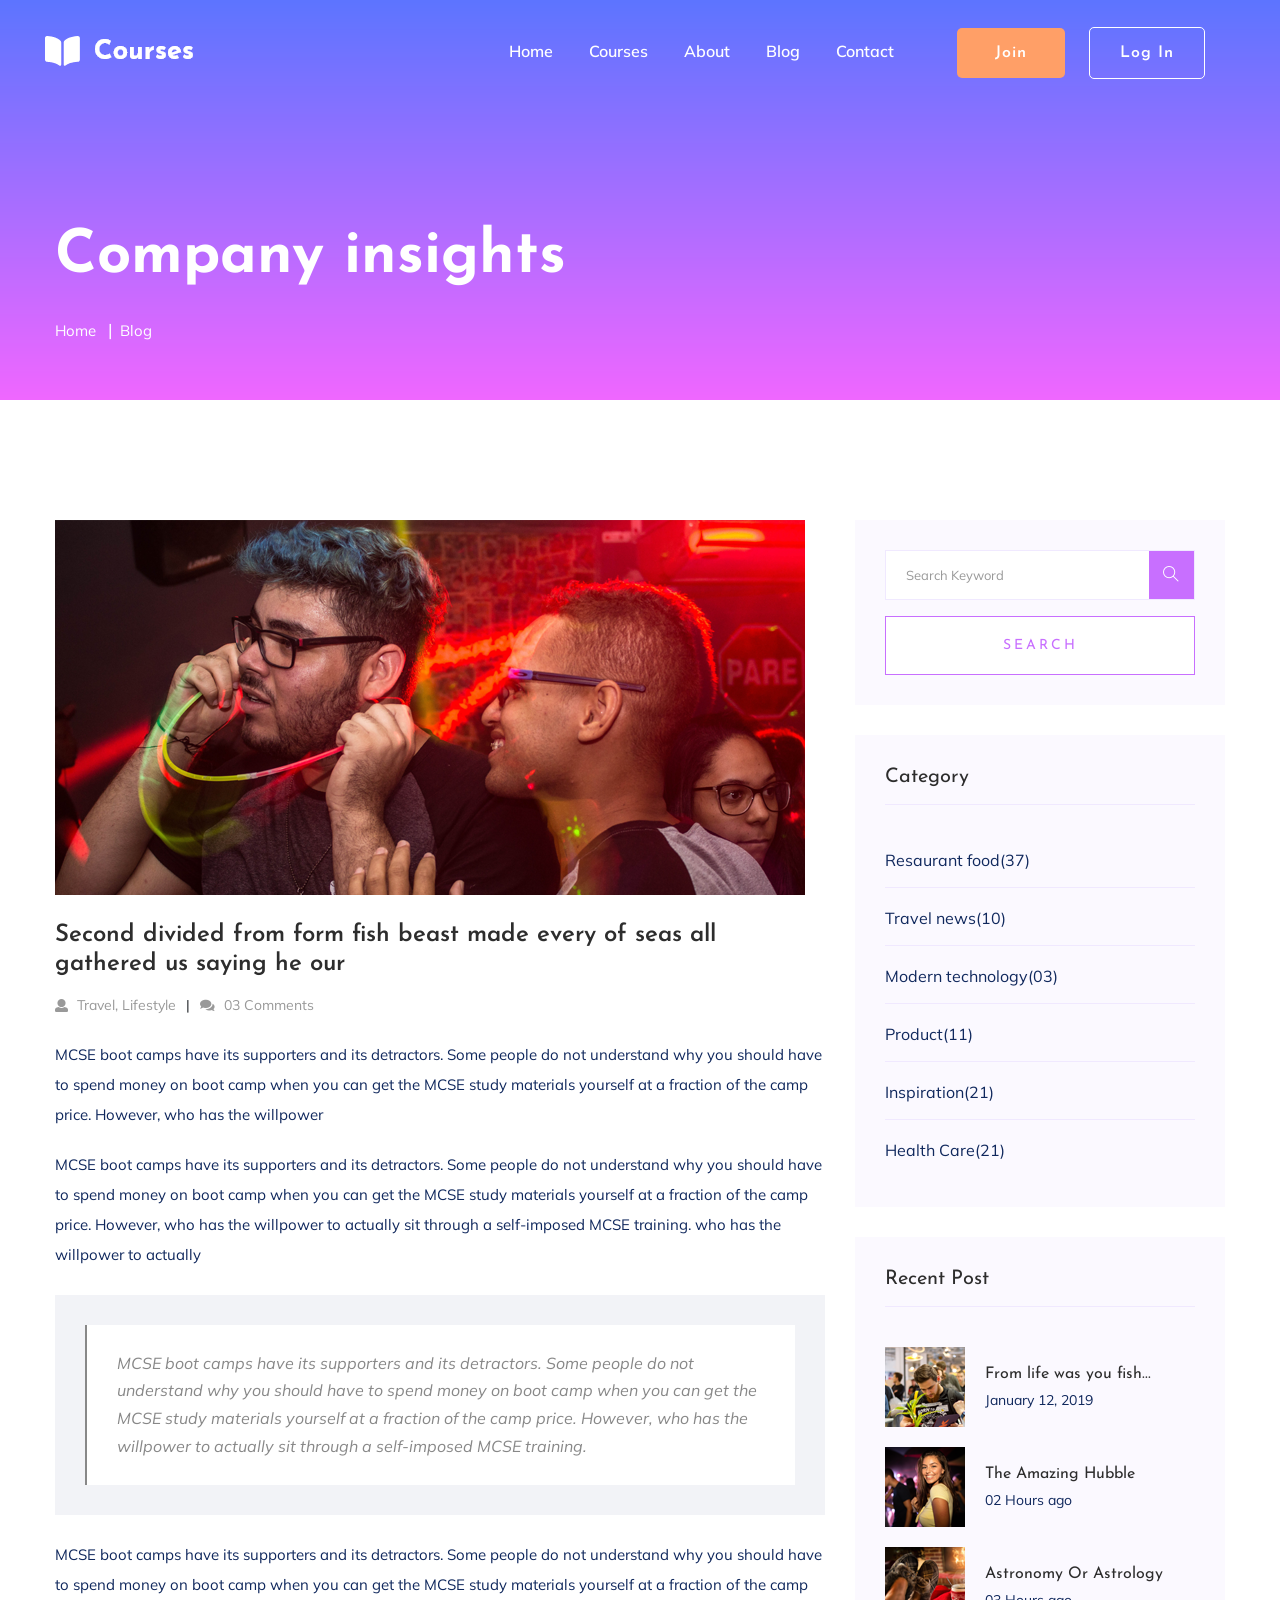
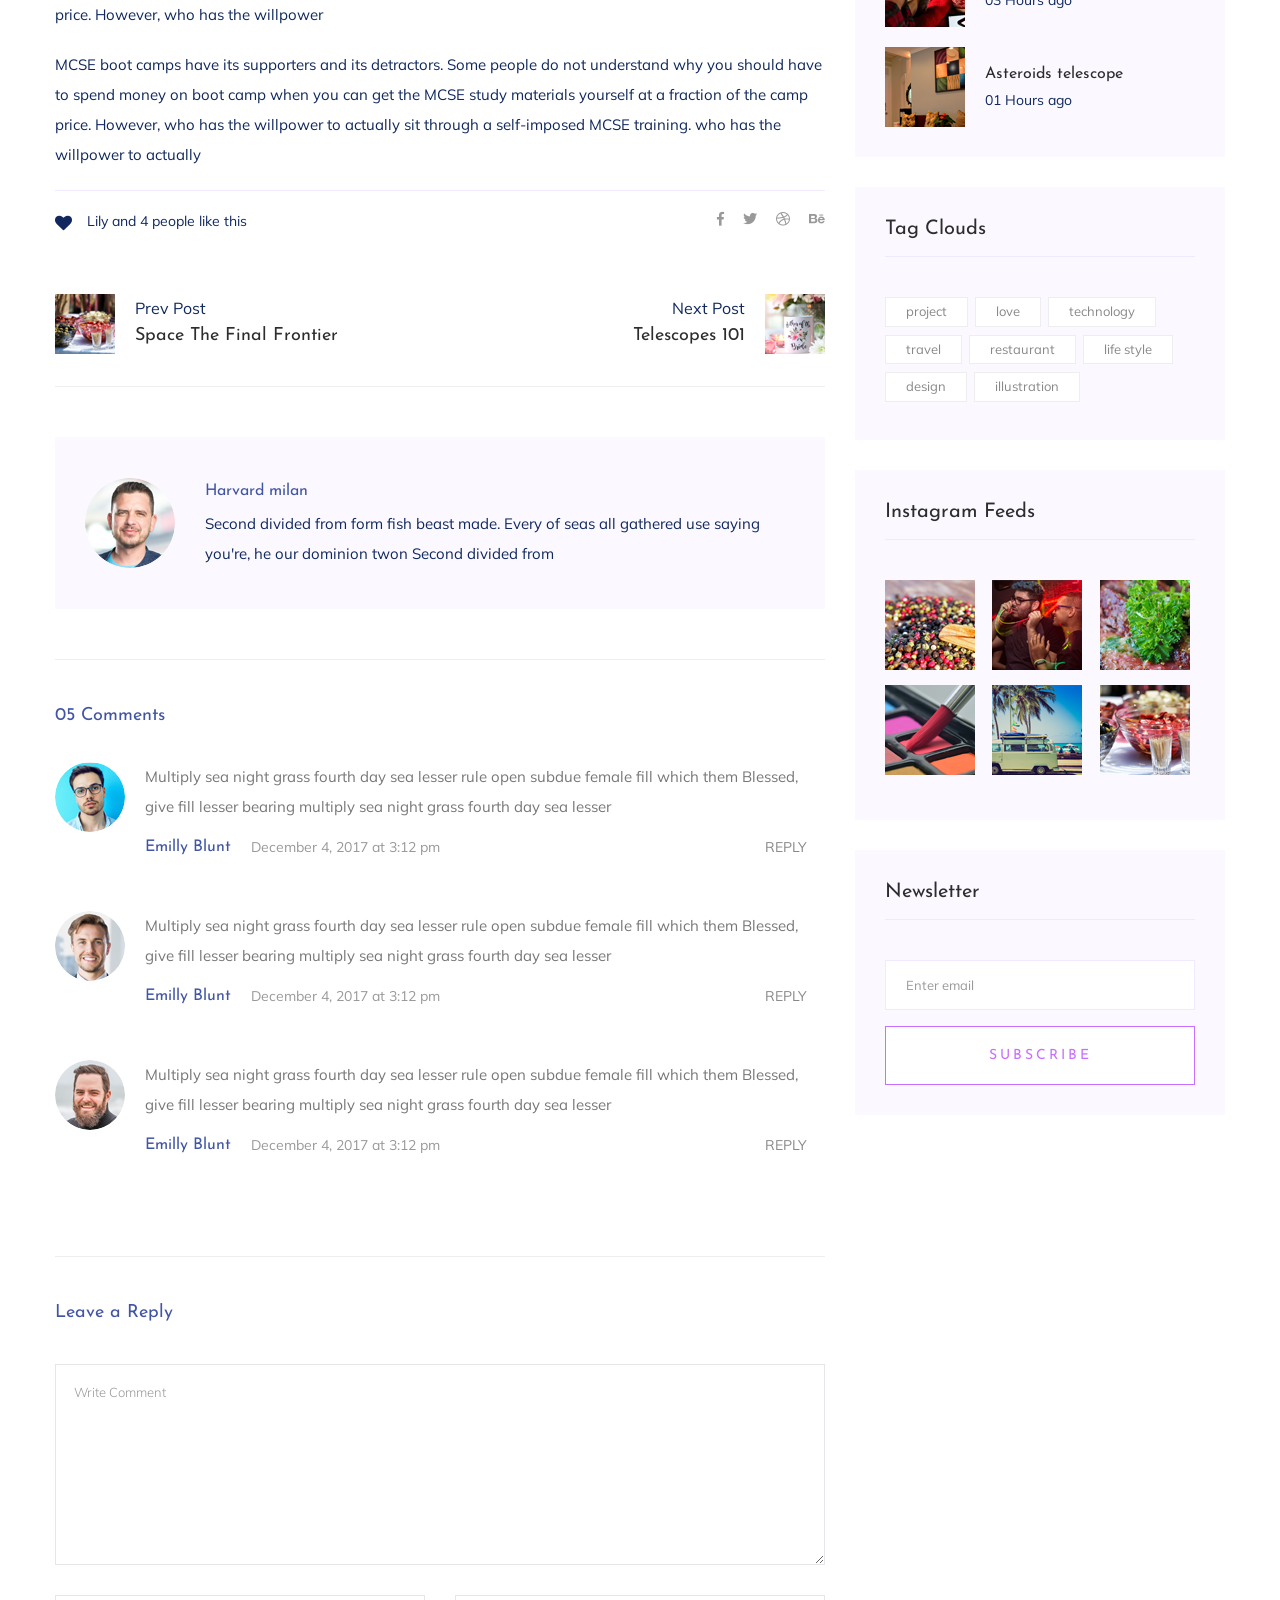
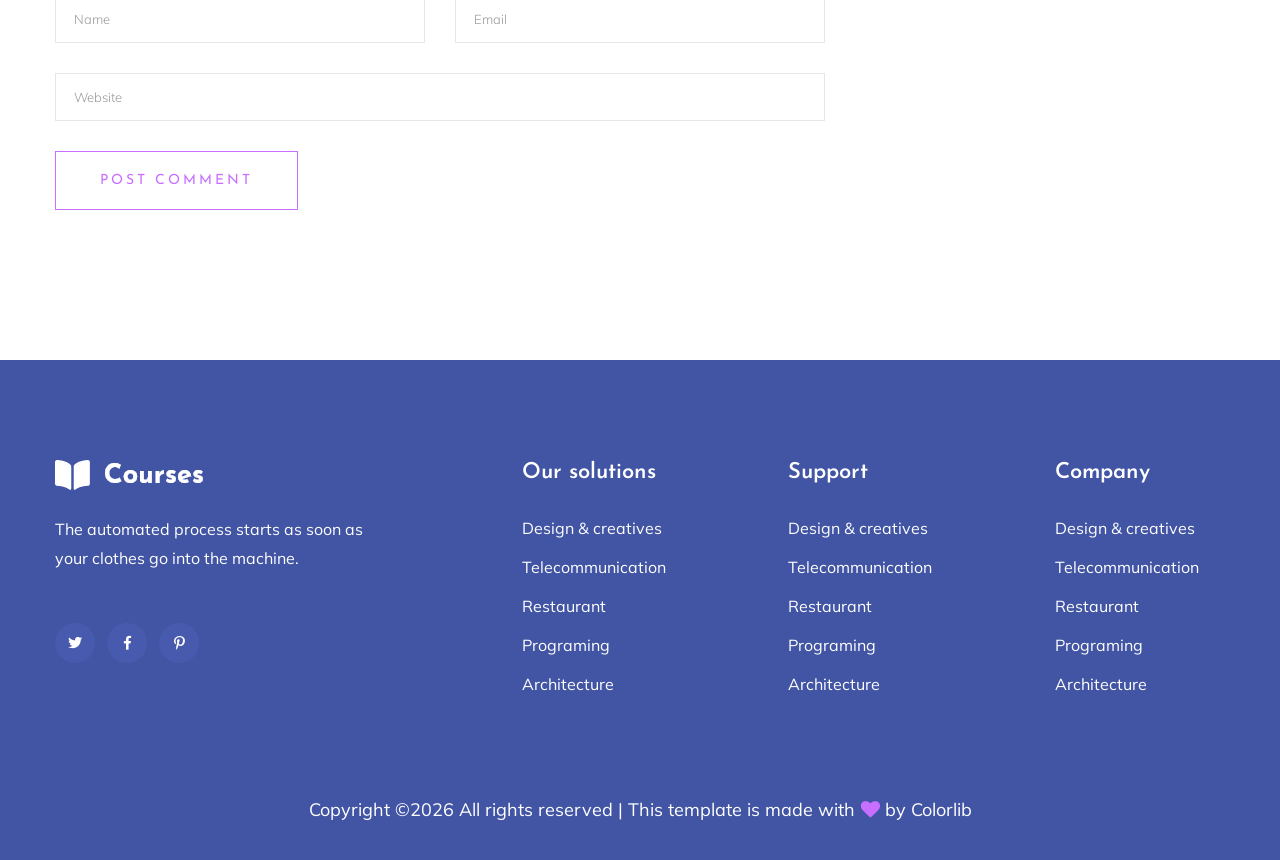
<file: webhoctap1.github.io-main/blog_details.html>
<!doctype html>
<html class="no-js" lang="zxx">
<head>
   <meta charset="utf-8">
   <meta http-equiv="x-ua-compatible" content="ie=edge">
   <title>Courses | Education</title>
   <meta name="description" content="">
   <meta name="viewport" content="width=device-width, initial-scale=1">
   <link rel="shortcut icon" type="image/x-icon" href="assets/img/favicon.ico">

   <!-- CSS here -->
   <link rel="stylesheet" href="assets/css/bootstrap.min.css">
   <link rel="stylesheet" href="assets/css/owl.carousel.min.css">
   <link rel="stylesheet" href="assets/css/slicknav.css">
   <link rel="stylesheet" href="assets/css/animate.min.css">
   <link rel="stylesheet" href="assets/css/hamburgers.min.css">
   <link rel="stylesheet" href="assets/css/magnific-popup.css">
   <link rel="stylesheet" href="assets/css/fontawesome-all.min.css">
   <link rel="stylesheet" href="assets/css/themify-icons.css">
   <link rel="stylesheet" href="assets/css/slick.css">
   <link rel="stylesheet" href="assets/css/nice-select.css">
   <link rel="stylesheet" href="assets/css/style.css">
</head>

<body>
   <!--? Preloader Start -->
   <div id="preloader-active">
      <div class="preloader d-flex align-items-center justify-content-center">
        <div class="preloader-inner position-relative">
          <div class="preloader-circle"></div>
          <div class="preloader-img pere-text">
            <img src="assets/img/logo/loder.png" alt="">
         </div>
      </div>
   </div>
</div>
<!-- Preloader Start -->
<!-- Header Start -->
<div class="header-area header-transparent">
   <div class="main-header ">
      <div class="header-bottom  header-sticky">
         <div class="container-fluid">
            <div class="row align-items-center">
               <!-- Logo -->
               <div class="col-xl-2 col-lg-2">
                  <div class="logo">
                     <a href="index.html"><img src="assets/img/logo/logo.png" alt=""></a>
                  </div>
               </div>
               <div class="col-xl-10 col-lg-10">
                  <div class="menu-wrapper d-flex align-items-center justify-content-end">
                     <!-- Main-menu -->
                     <div class="main-menu d-none d-lg-block">
                        <nav>
                           <ul id="navigation">                                                                                          
                              <li class="active" ><a href="index.html">Home</a></li>
                              <li><a href="courses.html">Courses</a></li>
                              <li><a href="about.html">About</a></li>
                              <li><a href="#">Blog</a>
                                 <ul class="submenu">
                                    <li><a href="blog.html">Blog</a></li>
                                    <li><a href="blog_details.html">Blog Details</a></li>
                                    <li><a href="elements.html">Element</a></li>
                                 </ul>
                              </li>
                              <li><a href="contact.html">Contact</a></li>
                              <!-- Button -->
                              <li class="button-header margin-left "><a href="#" class="btn">Join</a></li>
                              <li class="button-header"><a href="login.html" class="btn btn3">Log in</a></li>
                           </ul>
                        </nav>
                     </div>
                  </div>
               </div> 
               <!-- Mobile Menu -->
               <div class="col-12">
                  <div class="mobile_menu d-block d-lg-none"></div>
               </div>
            </div>
         </div>
      </div>
   </div>
</div>
<!-- Header End -->
<main>
   <!--? slider Area Start-->
   <section class="slider-area slider-area2">
     <div class="slider-active">
       <!-- Single Slider -->
       <div class="single-slider slider-height2">
         <div class="container">
           <div class="row">
             <div class="col-xl-8 col-lg-11 col-md-12">
               <div class="hero__caption hero__caption2">
                 <h1 data-animation="bounceIn" data-delay="0.2s">Company insights</h1>
                 <!-- breadcrumb Start-->
                 <nav aria-label="breadcrumb">
                   <ol class="breadcrumb">
                     <li class="breadcrumb-item"><a href="index.html">Home</a></li>
                     <li class="breadcrumb-item"><a href="#">Blog</a></li> 
                  </ol>
               </nav>
               <!-- breadcrumb End -->
            </div>
         </div>
      </div>
   </div>          
</div>
</div>
</section>
<!--? Blog Area Start -->
<section class="blog_area single-post-area section-padding">
   <div class="container">
      <div class="row">
         <div class="col-lg-8 posts-list">
            <div class="single-post">
               <div class="feature-img">
                  <img class="img-fluid" src="assets/img/blog/single_blog_1.png" alt="">
               </div>
               <div class="blog_details">
                  <h2 style="color: #2d2d2d;">Second divided from form fish beast made every of seas
                     all gathered us saying he our
                  </h2>
                  <ul class="blog-info-link mt-3 mb-4">
                     <li><a href="#"><i class="fa fa-user"></i> Travel, Lifestyle</a></li>
                     <li><a href="#"><i class="fa fa-comments"></i> 03 Comments</a></li>
                  </ul>
                  <p class="excert">
                     MCSE boot camps have its supporters and its detractors. Some people do not understand why you
                     should have to spend money on boot camp when you can get the MCSE study materials yourself at a
                     fraction of the camp price. However, who has the willpower
                  </p>
                  <p>
                     MCSE boot camps have its supporters and its detractors. Some people do not understand why you
                     should have to spend money on boot camp when you can get the MCSE study materials yourself at a
                     fraction of the camp price. However, who has the willpower to actually sit through a
                     self-imposed MCSE training. who has the willpower to actually
                  </p>
                  <div class="quote-wrapper">
                     <div class="quotes">
                        MCSE boot camps have its supporters and its detractors. Some people do not understand why you
                        should have to spend money on boot camp when you can get the MCSE study materials yourself at
                        a fraction of the camp price. However, who has the willpower to actually sit through a
                        self-imposed MCSE training.
                     </div>
                  </div>
                  <p>
                     MCSE boot camps have its supporters and its detractors. Some people do not understand why you
                     should have to spend money on boot camp when you can get the MCSE study materials yourself at a
                     fraction of the camp price. However, who has the willpower
                  </p>
                  <p>
                     MCSE boot camps have its supporters and its detractors. Some people do not understand why you
                     should have to spend money on boot camp when you can get the MCSE study materials yourself at a
                     fraction of the camp price. However, who has the willpower to actually sit through a
                     self-imposed MCSE training. who has the willpower to actually
                  </p>
               </div>
            </div>
            <div class="navigation-top">
               <div class="d-sm-flex justify-content-between text-center">
                  <p class="like-info"><span class="align-middle"><i class="fa fa-heart"></i></span> Lily and 4
                  people like this</p>
                  <div class="col-sm-4 text-center my-2 my-sm-0">
                     <!-- <p class="comment-count"><span class="align-middle"><i class="fa fa-comment"></i></span> 06 Comments</p> -->
                  </div>
                  <ul class="social-icons">
                     <li><a href="https://www.facebook.com/sai4ull"><i class="fab fa-facebook-f"></i></a></li>
                     <li><a href="#"><i class="fab fa-twitter"></i></a></li>
                     <li><a href="#"><i class="fab fa-dribbble"></i></a></li>
                     <li><a href="#"><i class="fab fa-behance"></i></a></li>
                  </ul>
               </div>
               <div class="navigation-area">
                  <div class="row">
                     <div
                     class="col-lg-6 col-md-6 col-12 nav-left flex-row d-flex justify-content-start align-items-center">
                     <div class="thumb">
                        <a href="#">
                           <img class="img-fluid" src="assets/img/post/preview.png" alt="">
                        </a>
                     </div>
                     <div class="arrow">
                        <a href="#">
                           <span class="lnr text-white ti-arrow-left"></span>
                        </a>
                     </div>
                     <div class="detials">
                        <p>Prev Post</p>
                        <a href="#">
                           <h4 style="color: #2d2d2d;">Space The Final Frontier</h4>
                        </a>
                     </div>
                  </div>
                  <div
                  class="col-lg-6 col-md-6 col-12 nav-right flex-row d-flex justify-content-end align-items-center">
                  <div class="detials">
                     <p>Next Post</p>
                     <a href="#">
                        <h4 style="color: #2d2d2d;">Telescopes 101</h4>
                     </a>
                  </div>
                  <div class="arrow">
                     <a href="#">
                        <span class="lnr text-white ti-arrow-right"></span>
                     </a>
                  </div>
                  <div class="thumb">
                     <a href="#">
                        <img class="img-fluid" src="assets/img/post/next.png" alt="">
                     </a>
                  </div>
               </div>
            </div>
         </div>
      </div>
      <div class="blog-author">
         <div class="media align-items-center">
            <img src="assets/img/blog/author.png" alt="">
            <div class="media-body">
               <a href="#">
                  <h4>Harvard milan</h4>
               </a>
               <p>Second divided from form fish beast made. Every of seas all gathered use saying you're, he
               our dominion twon Second divided from</p>
            </div>
         </div>
      </div>
      <div class="comments-area">
         <h4>05 Comments</h4>
         <div class="comment-list">
            <div class="single-comment justify-content-between d-flex">
               <div class="user justify-content-between d-flex">
                  <div class="thumb">
                     <img src="assets/img/blog/comment_1.png" alt="">
                  </div>
                  <div class="desc">
                     <p class="comment">
                        Multiply sea night grass fourth day sea lesser rule open subdue female fill which them
                        Blessed, give fill lesser bearing multiply sea night grass fourth day sea lesser
                     </p>
                     <div class="d-flex justify-content-between">
                        <div class="d-flex align-items-center">
                           <h5>
                              <a href="#">Emilly Blunt</a>
                           </h5>
                           <p class="date">December 4, 2017 at 3:12 pm </p>
                        </div>
                        <div class="reply-btn">
                           <a href="#" class="btn-reply text-uppercase">reply</a>
                        </div>
                     </div>
                  </div>
               </div>
            </div>
         </div>
         <div class="comment-list">
            <div class="single-comment justify-content-between d-flex">
               <div class="user justify-content-between d-flex">
                  <div class="thumb">
                     <img src="assets/img/blog/comment_2.png" alt="">
                  </div>
                  <div class="desc">
                     <p class="comment">
                        Multiply sea night grass fourth day sea lesser rule open subdue female fill which them
                        Blessed, give fill lesser bearing multiply sea night grass fourth day sea lesser
                     </p>
                     <div class="d-flex justify-content-between">
                        <div class="d-flex align-items-center">
                           <h5>
                              <a href="#">Emilly Blunt</a>
                           </h5>
                           <p class="date">December 4, 2017 at 3:12 pm </p>
                        </div>
                        <div class="reply-btn">
                           <a href="#" class="btn-reply text-uppercase">reply</a>
                        </div>
                     </div>
                  </div>
               </div>
            </div>
         </div>
         <div class="comment-list">
            <div class="single-comment justify-content-between d-flex">
               <div class="user justify-content-between d-flex">
                  <div class="thumb">
                     <img src="assets/img/blog/comment_3.png" alt="">
                  </div>
                  <div class="desc">
                     <p class="comment">
                        Multiply sea night grass fourth day sea lesser rule open subdue female fill which them
                        Blessed, give fill lesser bearing multiply sea night grass fourth day sea lesser
                     </p>
                     <div class="d-flex justify-content-between">
                        <div class="d-flex align-items-center">
                           <h5>
                              <a href="#">Emilly Blunt</a>
                           </h5>
                           <p class="date">December 4, 2017 at 3:12 pm </p>
                        </div>
                        <div class="reply-btn">
                           <a href="#" class="btn-reply text-uppercase">reply</a>
                        </div>
                     </div>
                  </div>
               </div>
            </div>
         </div>
      </div>
      <div class="comment-form">
         <h4>Leave a Reply</h4>
         <form class="form-contact comment_form" action="#" id="commentForm">
            <div class="row">
               <div class="col-12">
                  <div class="form-group">
                     <textarea class="form-control w-100" name="comment" id="comment" cols="30" rows="9"
                     placeholder="Write Comment"></textarea>
                  </div>
               </div>
               <div class="col-sm-6">
                  <div class="form-group">
                     <input class="form-control" name="name" id="name" type="text" placeholder="Name">
                  </div>
               </div>
               <div class="col-sm-6">
                  <div class="form-group">
                     <input class="form-control" name="email" id="email" type="email" placeholder="Email">
                  </div>
               </div>
               <div class="col-12">
                  <div class="form-group">
                     <input class="form-control" name="website" id="website" type="text" placeholder="Website">
                  </div>
               </div>
            </div>
            <div class="form-group">
               <button type="submit" class="button button-contactForm btn_1 boxed-btn">Post Comment</button>
            </div>
         </form>
      </div>
   </div>
   <div class="col-lg-4">
      <div class="blog_right_sidebar">
         <aside class="single_sidebar_widget search_widget">
            <form action="#">
               <div class="form-group">
                  <div class="input-group mb-3">
                     <input type="text" class="form-control" placeholder='Search Keyword'
                     onfocus="this.placeholder = ''" onblur="this.placeholder = 'Search Keyword'">
                     <div class="input-group-append">
                        <button class="btns" type="button"><i class="ti-search"></i></button>
                     </div>
                  </div>
               </div>
               <button class="button rounded-0 primary-bg text-white w-100 btn_1 boxed-btn"
               type="submit">Search</button>
            </form>
         </aside>
         <aside class="single_sidebar_widget post_category_widget">
            <h4 class="widget_title" style="color: #2d2d2d;">Category</h4>
            <ul class="list cat-list">
               <li>
                  <a href="#" class="d-flex">
                     <p>Resaurant food</p>
                     <p>(37)</p>
                  </a>
               </li>
               <li>
                  <a href="#" class="d-flex">
                     <p>Travel news</p>
                     <p>(10)</p>
                  </a>
               </li>
               <li>
                  <a href="#" class="d-flex">
                     <p>Modern technology</p>
                     <p>(03)</p>
                  </a>
               </li>
               <li>
                  <a href="#" class="d-flex">
                     <p>Product</p>
                     <p>(11)</p>
                  </a>
               </li>
               <li>
                  <a href="#" class="d-flex">
                     <p>Inspiration</p>
                     <p>(21)</p>
                  </a>
               </li>
               <li>
                  <a href="#" class="d-flex">
                     <p>Health Care</p>
                     <p>(21)</p>
                  </a>
               </li>
            </ul>
         </aside>
         <aside class="single_sidebar_widget popular_post_widget">
            <h3 class="widget_title" style="color: #2d2d2d;">Recent Post</h3>
            <div class="media post_item">
               <img src="assets/img/post/post_1.png" alt="post">
               <div class="media-body">
                  <a href="blog_details.html">
                     <h3 style="color: #2d2d2d;">From life was you fish...</h3>
                  </a>
                  <p>January 12, 2019</p>
               </div>
            </div>
            <div class="media post_item">
               <img src="assets/img/post/post_2.png" alt="post">
               <div class="media-body">
                  <a href="blog_details.html">
                     <h3 style="color: #2d2d2d;">The Amazing Hubble</h3>
                  </a>
                  <p>02 Hours ago</p>
               </div>
            </div>
            <div class="media post_item">
               <img src="assets/img/post/post_3.png" alt="post">
               <div class="media-body">
                  <a href="blog_details.html">
                     <h3 style="color: #2d2d2d;">Astronomy Or Astrology</h3>
                  </a>
                  <p>03 Hours ago</p>
               </div>
            </div>
            <div class="media post_item">
               <img src="assets/img/post/post_4.png" alt="post">
               <div class="media-body">
                  <a href="blog_details.html">
                     <h3 style="color: #2d2d2d;">Asteroids telescope</h3>
                  </a>
                  <p>01 Hours ago</p>
               </div>
            </div>
         </aside>
         <aside class="single_sidebar_widget tag_cloud_widget">
            <h4 class="widget_title" style="color: #2d2d2d;">Tag Clouds</h4>
            <ul class="list">
               <li>
                  <a href="#">project</a>
               </li>
               <li>
                  <a href="#">love</a>
               </li>
               <li>
                  <a href="#">technology</a>
               </li>
               <li>
                  <a href="#">travel</a>
               </li>
               <li>
                  <a href="#">restaurant</a>
               </li>
               <li>
                  <a href="#">life style</a>
               </li>
               <li>
                  <a href="#">design</a>
               </li>
               <li>
                  <a href="#">illustration</a>
               </li>
            </ul>
         </aside>
         <aside class="single_sidebar_widget instagram_feeds">
            <h4 class="widget_title" style="color: #2d2d2d;">Instagram Feeds</h4>
            <ul class="instagram_row flex-wrap">
               <li>
                  <a href="#">
                     <img class="img-fluid" src="assets/img/post/post_5.png" alt="">
                  </a>
               </li>
               <li>
                  <a href="#">
                     <img class="img-fluid" src="assets/img/post/post_6.png" alt="">
                  </a>
               </li>
               <li>
                  <a href="#">
                     <img class="img-fluid" src="assets/img/post/post_7.png" alt="">
                  </a>
               </li>
               <li>
                  <a href="#">
                     <img class="img-fluid" src="assets/img/post/post_8.png" alt="">
                  </a>
               </li>
               <li>
                  <a href="#">
                     <img class="img-fluid" src="assets/img/post/post_9.png" alt="">
                  </a>
               </li>
               <li>
                  <a href="#">
                     <img class="img-fluid" src="assets/img/post/post_10.png" alt="">
                  </a>
               </li>
            </ul>
         </aside>
         <aside class="single_sidebar_widget newsletter_widget">
            <h4 class="widget_title" style="color: #2d2d2d;">Newsletter</h4>
            <form action="#">
               <div class="form-group">
                  <input type="email" class="form-control" onfocus="this.placeholder = ''"
                  onblur="this.placeholder = 'Enter email'" placeholder='Enter email' required>
               </div>
               <button class="button rounded-0 primary-bg text-white w-100 btn_1 boxed-btn" type="submit">Subscribe</button>
            </form>
         </aside>
      </div>
   </div>
</div>
</div>
</section>
<!-- Blog Area End -->
</main>
<footer>
   <div class="footer-wrappper footer-bg">
    <!-- Footer Start-->
    <div class="footer-area footer-padding">
      <div class="container">
        <div class="row justify-content-between">
          <div class="col-xl-4 col-lg-5 col-md-4 col-sm-6">
            <div class="single-footer-caption mb-50">
              <div class="single-footer-caption mb-30">
                <!-- logo -->
                <div class="footer-logo mb-25">
                  <a href="index.html"><img src="assets/img/logo/logo2_footer.png" alt=""></a>
               </div>
               <div class="footer-tittle">
                  <div class="footer-pera">
                    <p>The automated process starts as soon as your clothes go into the machine.</p>
                 </div>
              </div>
              <!-- social -->
              <div class="footer-social">
               <a href="#"><i class="fab fa-twitter"></i></a>
               <a href="https://bit.ly/sai4ull"><i class="fab fa-facebook-f"></i></a>
               <a href="#"><i class="fab fa-pinterest-p"></i></a>
            </div>
         </div>
      </div>
   </div>
   <div class="col-xl-2 col-lg-3 col-md-4 col-sm-5">
      <div class="single-footer-caption mb-50">
        <div class="footer-tittle">
          <h4>Our solutions</h4>
          <ul>
            <li><a href="#">Design & creatives</a></li>
            <li><a href="#">Telecommunication</a></li>
            <li><a href="#">Restaurant</a></li>
            <li><a href="#">Programing</a></li>
            <li><a href="#">Architecture</a></li>
         </ul>
      </div>
   </div>
</div>
<div class="col-xl-2 col-lg-4 col-md-4 col-sm-6">
   <div class="single-footer-caption mb-50">
     <div class="footer-tittle">
       <h4>Support</h4>
       <ul>
         <li><a href="#">Design & creatives</a></li>
         <li><a href="#">Telecommunication</a></li>
         <li><a href="#">Restaurant</a></li>
         <li><a href="#">Programing</a></li>
         <li><a href="#">Architecture</a></li>
      </ul>
   </div>
</div>
</div>
<div class="col-xl-2 col-lg-3 col-md-4 col-sm-6">
   <div class="single-footer-caption mb-50">
     <div class="footer-tittle">
       <h4>Company</h4>
       <ul>
         <li><a href="#">Design & creatives</a></li>
         <li><a href="#">Telecommunication</a></li>
         <li><a href="#">Restaurant</a></li>
         <li><a href="#">Programing</a></li>
         <li><a href="#">Architecture</a></li>
      </ul>
   </div>
</div>
</div>
</div>
</div>
</div>
<!-- footer-bottom area -->
<div class="footer-bottom-area">
   <div class="container">
     <div class="footer-border">
       <div class="row d-flex align-items-center">
         <div class="col-xl-12 ">
           <div class="footer-copy-right text-center">
             <p><!-- Link back to Colorlib can't be removed. Template is licensed under CC BY 3.0. -->
                Copyright &copy;<script>document.write(new Date().getFullYear());</script> All rights reserved | This template is made with <i class="fa fa-heart" aria-hidden="true"></i> by <a href="https://colorlib.com" target="_blank">Colorlib</a>
                <!-- Link back to Colorlib can't be removed. Template is licensed under CC BY 3.0. --></p>
             </div>
          </div>
       </div>
    </div>
 </div>
</div>
<!-- Footer End-->
</div>
</footer> 
<!-- Scroll Up -->

<div id="back-top" >
   <a title="Go to Top" href="#"> <i class="fas fa-level-up-alt"></i></a>
</div>

<!-- JS here -->

<script src="./assets/js/vendor/modernizr-3.5.0.min.js"></script>
<!-- Jquery, Popper, Bootstrap -->
<script src="./assets/js/vendor/jquery-1.12.4.min.js"></script>
<script src="./assets/js/popper.min.js"></script>
<script src="./assets/js/bootstrap.min.js"></script>
<!-- Jquery Mobile Menu -->
<script src="./assets/js/jquery.slicknav.min.js"></script>

<!-- Jquery Slick , Owl-Carousel Plugins -->
<script src="./assets/js/owl.carousel.min.js"></script>
<script src="./assets/js/slick.min.js"></script>
<!-- One Page, Animated-HeadLin -->
<script src="./assets/js/wow.min.js"></script>
<script src="./assets/js/animated.headline.js"></script>
<script src="./assets/js/jquery.magnific-popup.js"></script>

<!-- Date Picker -->
<script src="./assets/js/gijgo.min.js"></script>
<!-- Nice-select, sticky -->
<script src="./assets/js/jquery.nice-select.min.js"></script>
<script src="./assets/js/jquery.sticky.js"></script>

<!-- counter , waypoint,Hover Direction -->
<script src="./assets/js/jquery.counterup.min.js"></script>
<script src="./assets/js/waypoints.min.js"></script>
<script src="./assets/js/jquery.countdown.min.js"></script>
<script src="./assets/js/hover-direction-snake.min.js"></script>

<!-- contact js -->
<script src="./assets/js/contact.js"></script>
<script src="./assets/js/jquery.form.js"></script>
<script src="./assets/js/jquery.validate.min.js"></script>
<script src="./assets/js/mail-script.js"></script>
<script src="./assets/js/jquery.ajaxchimp.min.js"></script>

<!-- Jquery Plugins, main Jquery -->	
<script src="./assets/js/plugins.js"></script>
<script src="./assets/js/main.js"></script>

</body>
</html>
</file>
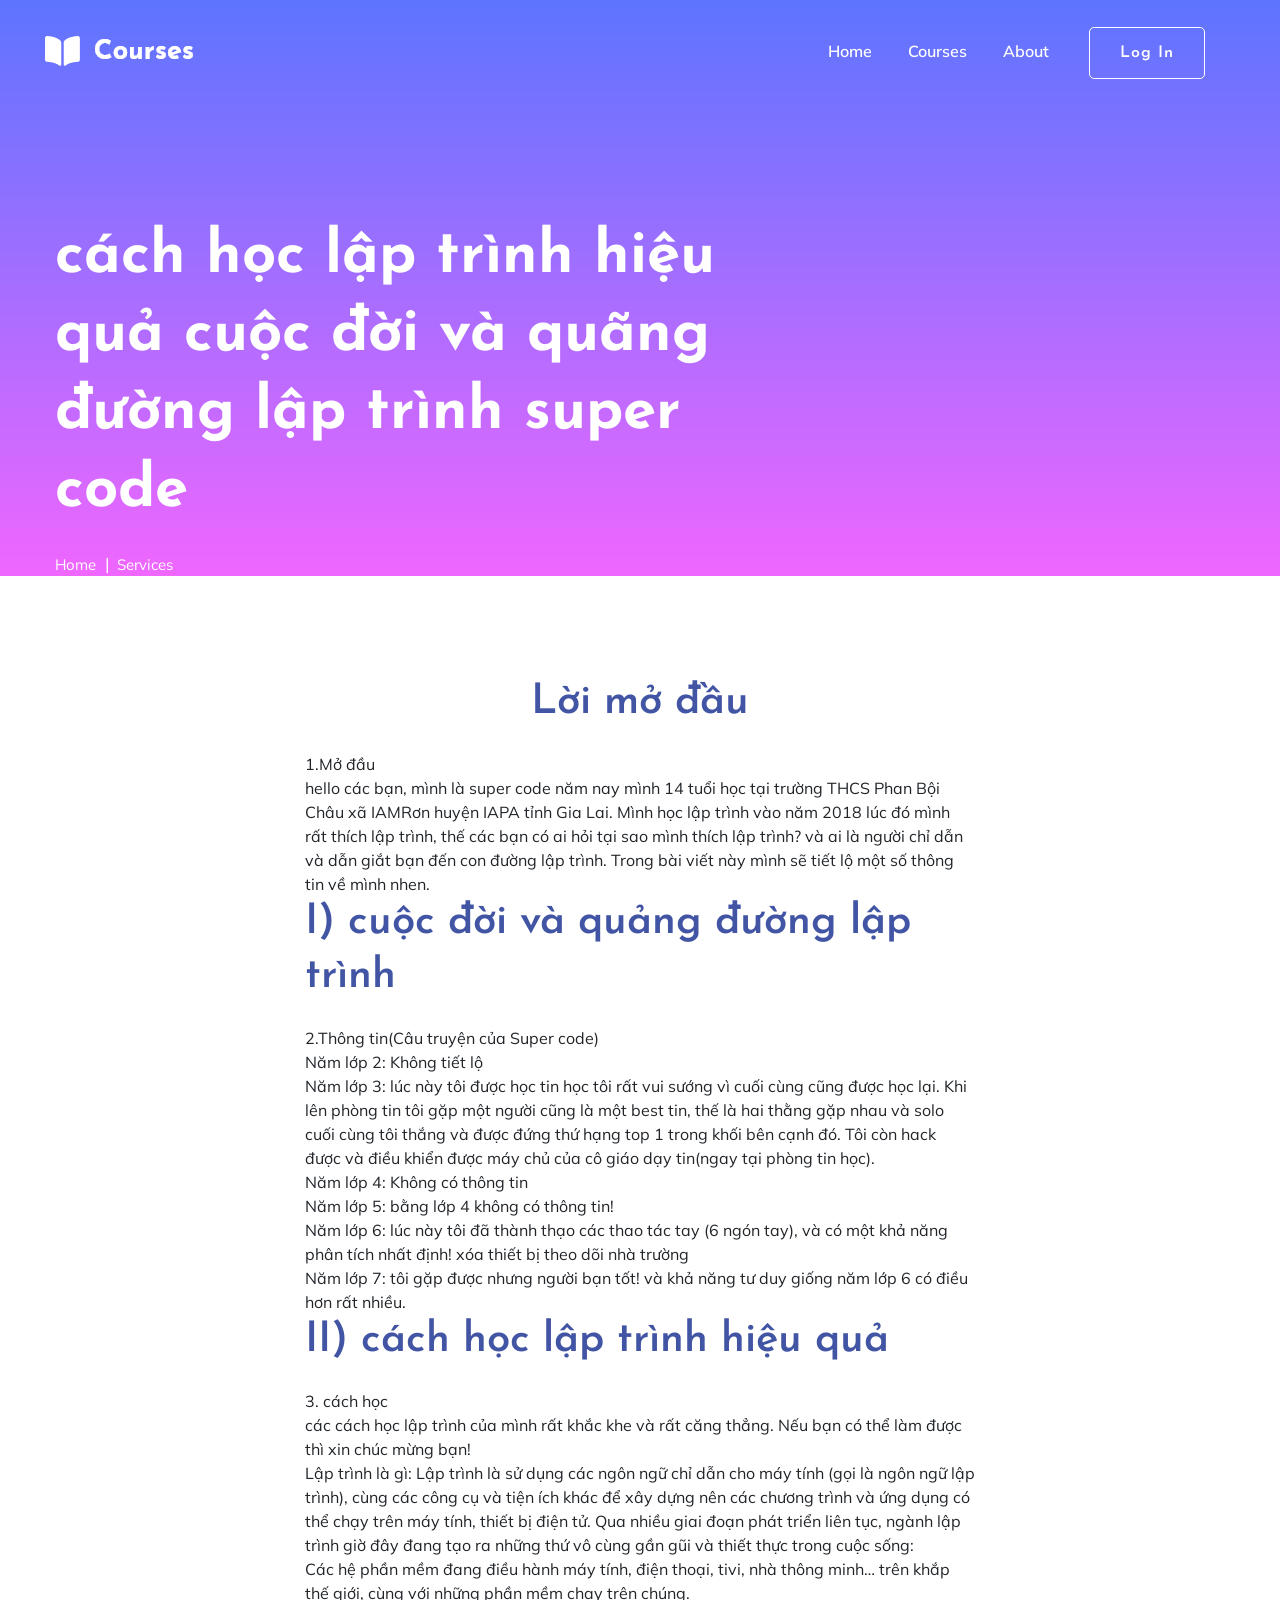
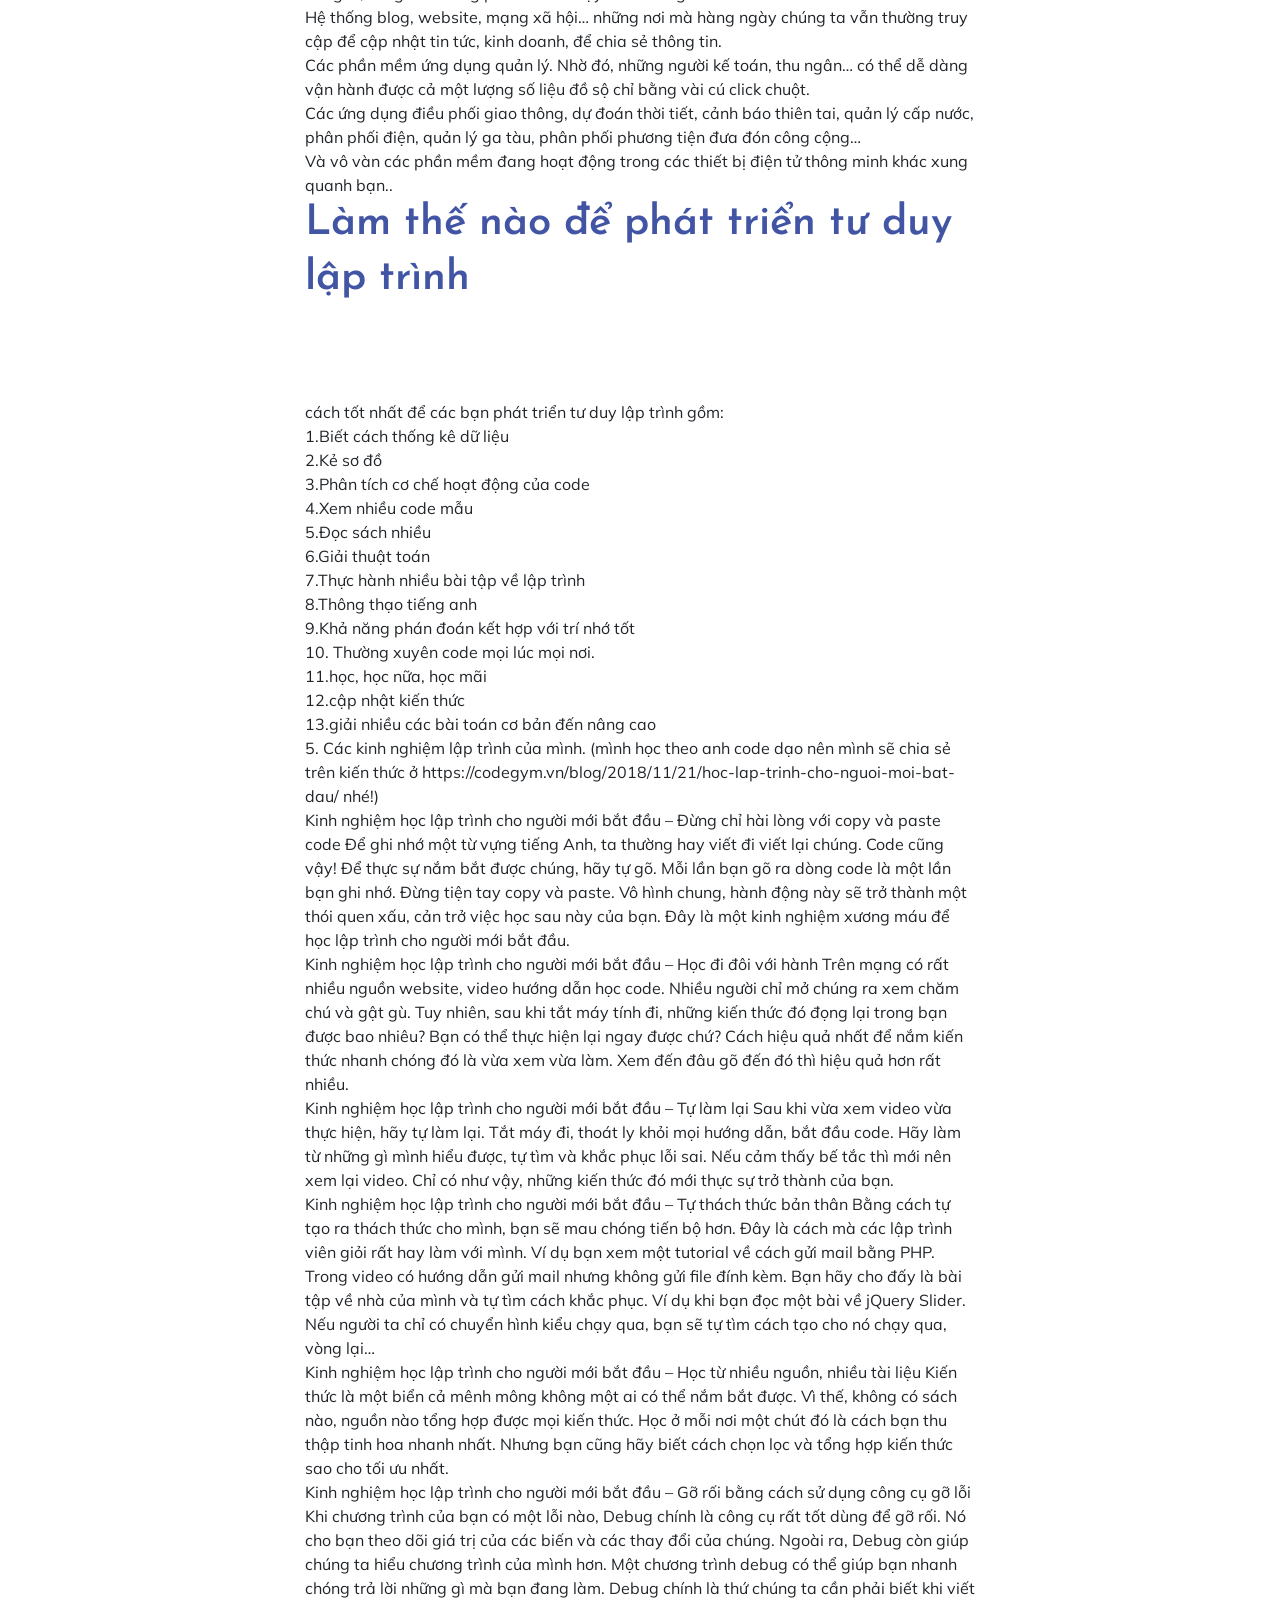
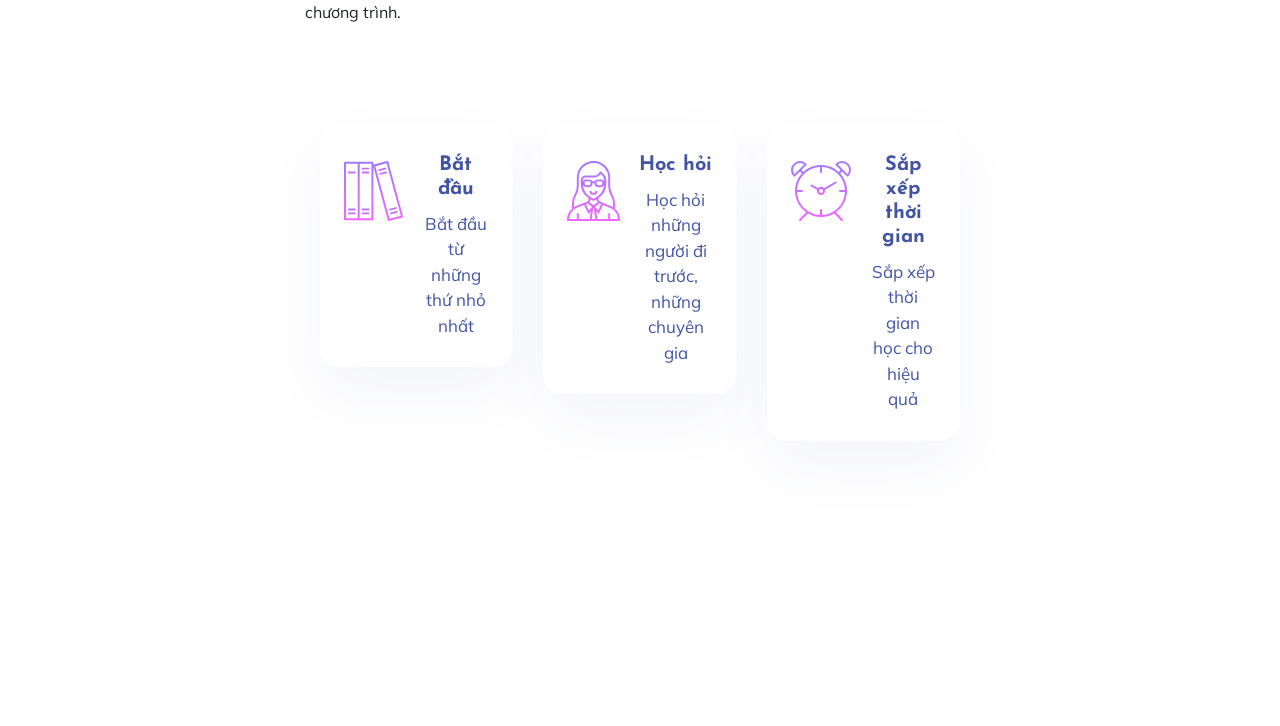
<file: webhoctap1.github.io-main/courses.html>
<!doctype html>
<html class="no-js" lang="zxx">
<head>
    <meta charset="utf-8">
    <meta http-equiv="x-ua-compatible" content="ie=edge">
    <title>Courses | Education</title>
    <meta name="description" content="">
    <meta name="viewport" content="width=device-width, initial-scale=1">
    <link rel="manifest" href="site.webmanifest">
    <link rel="shortcut icon" type="image/x-icon" href="assets/img/favicon.ico">

    <!-- CSS here -->
    <link rel="stylesheet" href="assets/css/bootstrap.min.css">
    <link rel="stylesheet" href="assets/css/owl.carousel.min.css">
    <link rel="stylesheet" href="assets/css/slicknav.css">
    <link rel="stylesheet" href="assets/css/flaticon.css">
    <link rel="stylesheet" href="assets/css/progressbar_barfiller.css">
    <link rel="stylesheet" href="assets/css/gijgo.css">
    <link rel="stylesheet" href="assets/css/animate.min.css">
    <link rel="stylesheet" href="assets/css/animated-headline.css">
    <link rel="stylesheet" href="assets/css/magnific-popup.css">
    <link rel="stylesheet" href="assets/css/fontawesome-all.min.css">
    <link rel="stylesheet" href="assets/css/themify-icons.css">
    <link rel="stylesheet" href="assets/css/slick.css">
    <link rel="stylesheet" href="assets/css/nice-select.css">
    <link rel="stylesheet" href="assets/css/style.css">
</head>

<body>
    <!-- ? Preloader Start -->
    <div id="preloader-active">
        <div class="preloader d-flex align-items-center justify-content-center">
            <div class="preloader-inner position-relative">
                <div class="preloader-circle"></div>
                <div class="preloader-img pere-text">
                    <img src="assets/img/logo/loder.png" alt="">
                </div>
            </div>
        </div>
    </div>
    <!-- Preloader Start -->
    <!-- Header Start -->
    <div class="header-area header-transparent">
        <div class="main-header ">
            <div class="header-bottom  header-sticky">
                <div class="container-fluid">
                    <div class="row align-items-center">
                        <!-- Logo -->
                        <div class="col-xl-2 col-lg-2">
                            <div class="logo">
                                <a href="index.html"><img src="assets/img/logo/logo.png" alt=""></a>
                            </div>
                        </div>
                        <div class="col-xl-10 col-lg-10">
                            <div class="menu-wrapper d-flex align-items-center justify-content-end">
                                <!-- Main-menu -->
                                <div class="main-menu d-none d-lg-block">
                                    <nav>
                                        <ul id="navigation">                                                                                          
                                            <li class="active" ><a href="index.html">Home</a></li>
                                            <li><a href="courses.html">Courses</a></li>
                                            <li><a href="about.html">About</a></li>
                                            
                                            <li class="button-header"><a href="login.html" class="btn btn3">Log in</a></li>
                                        </ul>
                                    </nav>
                                </div>
                            </div>
                        </div> 
                        <!-- Mobile Menu -->
                        <div class="col-12">
                            <div class="mobile_menu d-block d-lg-none"></div>
                        </div>
                    </div>
                </div>
            </div>
        </div>
    </div>
    <!-- Header End -->
    <main>
        <!--? slider Area Start-->
        <section class="slider-area slider-area2">
            <div class="slider-active">
                <!-- Single Slider -->
                <div class="single-slider slider-height2">
                    <div class="container">
                        <div class="row">
                            <div class="col-xl-8 col-lg-11 col-md-12">
                                <div class="hero__caption hero__caption2">
                                    <h1 data-animation="bounceIn" data-delay="0.2s">cách học lập trình hiệu quả

                                        cuộc đời và quãng đường lập trình
                         
                                                                    super code</h1>
                                    <!-- breadcrumb Start-->
                                    <nav aria-label="breadcrumb">
                                        <ol class="breadcrumb">
                                            <li class="breadcrumb-item"><a href="index.html">Home</a></li>
                                            <li class="breadcrumb-item"><a href="#">Services</a></li> 
                                        </ol>
                                    </nav>
                                    <!-- breadcrumb End -->
                                </div>
                            </div>
                        </div>
                    </div>          
                </div>
            </div>
        </section>
        <!-- Courses area start -->
        <div class="courses-area section-padding40 fix">
            <div class="container">
                <div class="row justify-content-center">
                    <div class="col-xl-7 col-lg-8">
                        <div class="section-tittle text-center mb-55">
                            <h2>Lời mở đầu
                               


                            </h2>
                            <div style="text-align: left">
                            1.Mở đầu <br>


                                hello các bạn, mình là super code năm nay mình 14 tuổi học tại trường THCS Phan Bội Châu xã IAMRơn huyện IAPA tỉnh Gia Lai. Mình học lập trình vào năm 2018 lúc đó mình rất thích lập trình, thế các bạn có ai hỏi tại sao mình thích lập trình? và ai là người chỉ dẫn và dẫn giắt bạn đến con đường lập trình. Trong bài viết này mình sẽ tiết lộ một số thông tin về mình nhen.
                                
                                <h2>I)  cuộc đời và quảng đường lập trình</h2>
                                
                                
                                2.Thông tin(Câu truyện của Super code) <br>
                                
                                Năm lớp 2: Không tiết lộ <br>
                                
                                
                                Năm lớp 3: lúc này tôi được học tin học tôi rất vui sướng vì cuối cùng cũng được học lại. Khi lên phòng tin tôi gặp một người cũng là một best tin, thế là hai thằng gặp nhau và solo cuối cùng tôi thắng và được đứng thứ hạng top 1 trong khối bên cạnh đó. Tôi còn hack được và điều khiển được máy chủ của cô giáo dạy tin(ngay tại phòng tin học). <br>
                                
                                
                                Năm lớp 4: Không có thông tin <br>
                                
                                Năm lớp 5: bằng lớp 4 không có thông tin! <br>
                                
                                Năm lớp 6: lúc này tôi đã thành thạo các thao tác tay (6 ngón tay), và có một khả năng phân tích nhất định! xóa thiết bị theo dõi nhà trường <br>
                                
                                Năm lớp 7: tôi gặp được nhưng người bạn tốt! và khả năng tư duy giống năm lớp 6 có điều hơn rất nhiều. <br>
                                
                                
                               <h2>II)  cách học lập trình hiệu quả</h2> 
                                
                                3. cách học <br>
                                
                                các cách học lập trình của mình rất khắc khe và rất căng thẳng. Nếu bạn có thể làm được thì xin chúc mừng bạn! <br>
                                
                                
                                Lập trình là gì: Lập trình là sử dụng các ngôn ngữ chỉ dẫn cho máy tính (gọi là ngôn ngữ lập trình), cùng các công cụ và tiện ích khác để xây dựng nên các chương trình và ứng dụng có thể chạy trên máy tính, thiết bị điện tử. Qua nhiều giai đoạn phát triển liên tục, ngành lập trình giờ đây đang tạo ra những thứ vô cùng gần gũi và thiết thực trong cuộc sống: <br>
                                
                                Các hệ phần mềm đang điều hành máy tính, điện thoại, tivi, nhà thông minh… trên khắp thế giới, cùng với những phần mềm chạy trên chúng. <br>
                                Hệ thống blog, website, mạng xã hội… những nơi mà hàng ngày chúng ta vẫn thường truy cập để cập nhật tin tức, kinh doanh, để chia sẻ thông tin. <br>
                                Các phần mềm ứng dụng quản lý. Nhờ đó, những người kế toán, thu ngân… có thể dễ dàng vận hành được cả một lượng số liệu đồ sộ chỉ bằng vài cú click chuột. <br>
                                Các ứng dụng điều phối giao thông, dự đoán thời tiết, cảnh báo thiên tai, quản lý cấp nước, phân phối điện, quản lý ga tàu, phân phối phương tiện đưa đón công cộng… <br>
                                Và vô vàn các phần mềm đang hoạt động trong các thiết bị điện tử thông minh khác xung quanh bạn.. <br>
                                <h2>Làm thế nào để phát triển tư duy lập trình</h2> <br>
                                <br>
                                <br>
                                cách tốt nhất để các bạn phát triển tư duy lập trình gồm: <br>
                                
                                1.Biết cách thống kê dữ liệu <br>
                        
                                2.Kẻ sơ đồ <br>
                                3.Phân tích cơ chế hoạt động của code <br>
                                4.Xem nhiều code mẫu <br>
                                5.Đọc sách nhiều <br>
                                6.Giải thuật toán <br>
                                7.Thực hành nhiều bài tập về lập trình <br>
                                8.Thông thạo tiếng anh <br>
                                9.Khả năng phán đoán kết hợp với trí nhớ tốt   <br>
                                10. Thường xuyên code mọi lúc mọi nơi. <br>
                                11.học, học nữa, học mãi <br>
                                12.cập nhật kiến thức <br>

                                13.giải nhiều các bài toán cơ bản đến nâng cao <br>
                                 5. Các kinh nghiệm lập trình của mình. (mình học theo anh code dạo nên mình sẽ chia sẻ trên kiến thức ở https://codegym.vn/blog/2018/11/21/hoc-lap-trinh-cho-nguoi-moi-bat-dau/ nhé!) <br>
                                
                                Kinh nghiệm học lập trình cho người mới bắt đầu – Đừng chỉ hài lòng với copy và paste code
                                Để ghi nhớ một từ vựng tiếng Anh, ta thường hay viết đi viết lại chúng. Code cũng vậy! Để thực sự nắm bắt được chúng, hãy tự gõ. Mỗi lần bạn gõ ra dòng code là một lần bạn ghi nhớ. Đừng tiện tay copy và paste. Vô hình chung, hành động này sẽ trở thành một thói quen xấu, cản trở việc học sau này của bạn. Đây là một kinh nghiệm xương máu để học lập trình cho người mới bắt đầu. <br>
                                
                                
                                Kinh nghiệm học lập trình cho người mới bắt đầu – Học đi đôi với hành
                                Trên mạng có rất nhiều nguồn website, video hướng dẫn học code. Nhiều người chỉ mở chúng ra xem chăm chú và gật gù. Tuy nhiên, sau khi tắt máy tính đi, những kiến thức đó đọng lại trong bạn được bao nhiêu? Bạn có thể thực hiện lại ngay được chứ? Cách hiệu quả nhất để nắm kiến thức nhanh chóng đó là vừa xem vừa làm. Xem đến đâu gõ đến đó thì hiệu quả hơn rất nhiều. <br>
                                
                                Kinh nghiệm học lập trình cho người mới bắt đầu – Tự làm lại
                                Sau khi vừa xem video vừa thực hiện, hãy tự làm lại. Tắt máy đi, thoát ly khỏi mọi hướng dẫn, bắt đầu code. Hãy làm từ những gì mình hiểu được, tự tìm và khắc phục lỗi sai. Nếu cảm thấy bế tắc thì mới nên xem lại video. Chỉ có như vậy, những kiến thức đó mới thực sự  trở thành của bạn. <br>
                                
                                Kinh nghiệm học lập trình cho người mới bắt đầu – Tự thách thức bản thân
                                Bằng cách tự tạo ra thách thức cho mình, bạn sẽ mau chóng tiến bộ hơn. Đây là cách mà các lập trình viên giỏi rất hay làm với mình. Ví dụ bạn xem một tutorial về cách gửi mail bằng PHP. Trong video có hướng dẫn gửi mail nhưng không gửi file đính kèm. Bạn hãy cho đấy là bài tập về nhà của mình và tự tìm cách khắc phục. Ví dụ khi bạn đọc một bài về jQuery Slider. Nếu người ta chỉ có chuyển hình kiểu chạy qua, bạn sẽ tự tìm cách tạo cho nó chạy qua, vòng lại… <br>
                                
                                Kinh nghiệm học lập trình cho người mới bắt đầu – Học từ nhiều nguồn, nhiều tài liệu
                                Kiến thức là một biển cả mênh mông không một ai có thể nắm bắt được. Vì thế, không có sách nào, nguồn nào tổng hợp được mọi kiến thức. Học ở mỗi nơi một chút đó là cách bạn thu thập tinh hoa nhanh nhất. Nhưng bạn cũng hãy biết cách chọn lọc và tổng hợp kiến thức sao cho tối ưu nhất. <br>
                                
                                Kinh nghiệm học lập trình cho người mới bắt đầu – Gỡ rối bằng cách sử dụng công cụ gỡ lỗi
                                Khi chương trình của bạn có một lỗi nào, Debug chính là công cụ rất tốt dùng để gỡ rối. Nó cho bạn theo dõi giá trị của các biến và các thay đổi của chúng. Ngoài ra, Debug còn giúp chúng ta hiểu chương trình của mình hơn. Một chương trình debug có thể giúp bạn nhanh chóng trả lời những gì mà bạn đang làm. Debug chính là thứ chúng ta cần phải biết khi viết chương trình. <br>
                                
                                
                            </div>
                       
        <!-- top subjects End -->  
        <!-- ? services-area -->
        <div class="services-area services-area2 section-padding40">
            <div class="container">
                <div class="row justify-content-sm-center">
                    <div class="col-lg-4 col-md-6 col-sm-8">
                        <div class="single-services mb-30">
                            <div class="features-icon">
                                <img src="assets/img/icon/icon1.svg" alt="">
                            </div>
                            <div class="features-caption">
                                <h3>Bắt đầu</h3>
                                <p>Bắt đầu từ những thứ nhỏ nhất</p>
                            </div>
                        </div>
                    </div>
                    <div class="col-lg-4 col-md-6 col-sm-8">
                        <div class="single-services mb-30">
                            <div class="features-icon">
                                <img src="assets/img/icon/icon2.svg" alt="">
                            </div>
                            <div class="features-caption">
                                <h3>Học hỏi</h3>
                                <p>Học hỏi những người đi trước, những chuyên gia</p>
                            </div>
                        </div>
                    </div>
                    <div class="col-lg-4 col-md-6 col-sm-8">
                        <div class="single-services mb-30">
                            <div class="features-icon">
                                <img src="assets/img/icon/icon3.svg" alt="">
                            </div>
                            <div class="features-caption">
                                <h3>Sắp xếp thời gian</h3>
                                <p>Sắp xếp thời gian học cho hiệu quả</p>
                            </div>
                        </div>
                    </div>
                </div>
            </div>
        </div>
    </main>
    <footer>
        <div class="footer-wrappper footer-bg">
          
          </div>
      </footer> 
      <!-- Scroll Up -->
      <div id="back-top" >
        <a title="Go to Top" href="#"> <i class="fas fa-level-up-alt"></i></a>
    </div>

    <!-- JS here -->
    <script src="./assets/js/vendor/modernizr-3.5.0.min.js"></script>
    <!-- Jquery, Popper, Bootstrap -->
    <script src="./assets/js/vendor/jquery-1.12.4.min.js"></script>
    <script src="./assets/js/popper.min.js"></script>
    <script src="./assets/js/bootstrap.min.js"></script>
    <!-- Jquery Mobile Menu -->
    <script src="./assets/js/jquery.slicknav.min.js"></script>

    <!-- Jquery Slick , Owl-Carousel Plugins -->
    <script src="./assets/js/owl.carousel.min.js"></script>
    <script src="./assets/js/slick.min.js"></script>
    <!-- One Page, Animated-HeadLin -->
    <script src="./assets/js/wow.min.js"></script>
    <script src="./assets/js/animated.headline.js"></script>
    <script src="./assets/js/jquery.magnific-popup.js"></script>

    <!-- Date Picker -->
    <script src="./assets/js/gijgo.min.js"></script>
    <!-- Nice-select, sticky -->
    <script src="./assets/js/jquery.nice-select.min.js"></script>
    <script src="./assets/js/jquery.sticky.js"></script>
    <!-- Progress -->
    <script src="./assets/js/jquery.barfiller.js"></script>
    
    <!-- counter , waypoint,Hover Direction -->
    <script src="./assets/js/jquery.counterup.min.js"></script>
    <script src="./assets/js/waypoints.min.js"></script>
    <script src="./assets/js/jquery.countdown.min.js"></script>
    <script src="./assets/js/hover-direction-snake.min.js"></script>

    <!-- contact js -->
    <script src="./assets/js/contact.js"></script>
    <script src="./assets/js/jquery.form.js"></script>
    <script src="./assets/js/jquery.validate.min.js"></script>
    <script src="./assets/js/mail-script.js"></script>
    <script src="./assets/js/jquery.ajaxchimp.min.js"></script>
    
    <!-- Jquery Plugins, main Jquery -->	
    <script src="./assets/js/plugins.js"></script>
    <script src="./assets/js/main.js"></script>
    
</body>
</html>
</file>
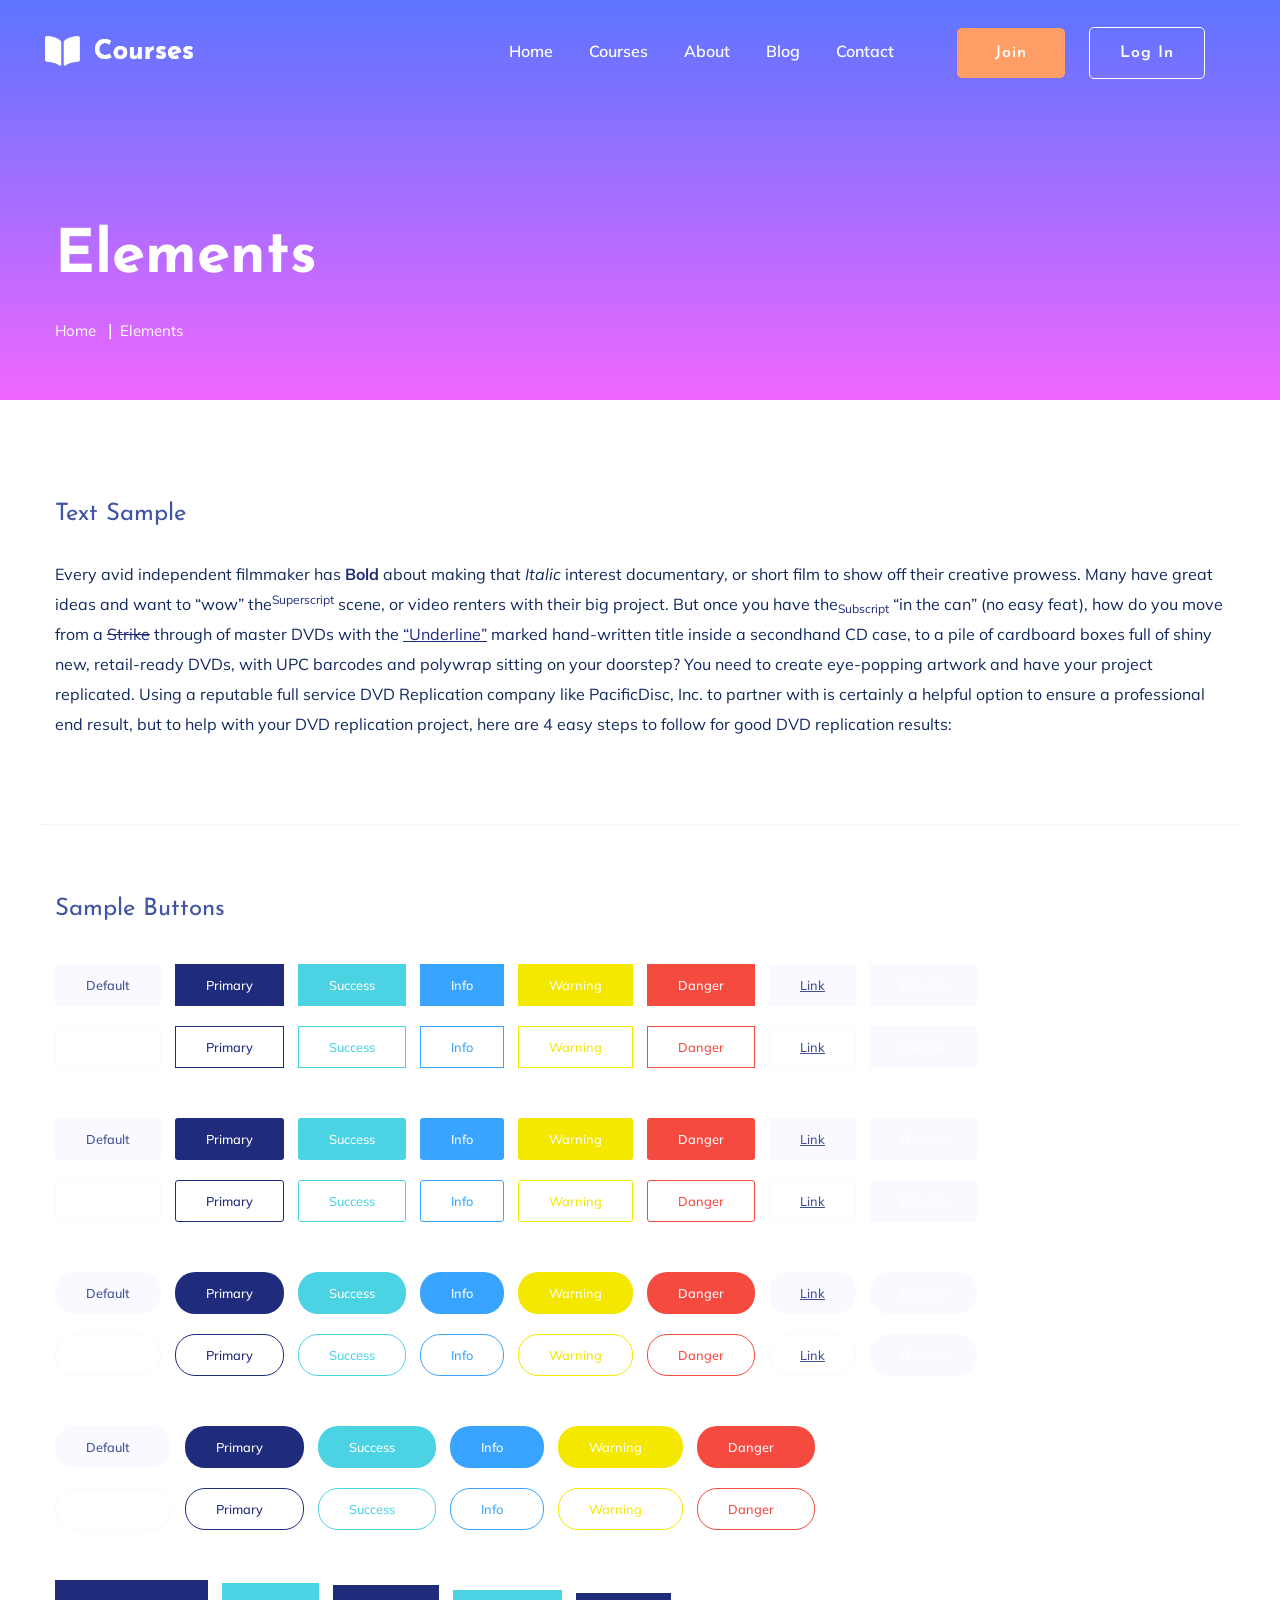
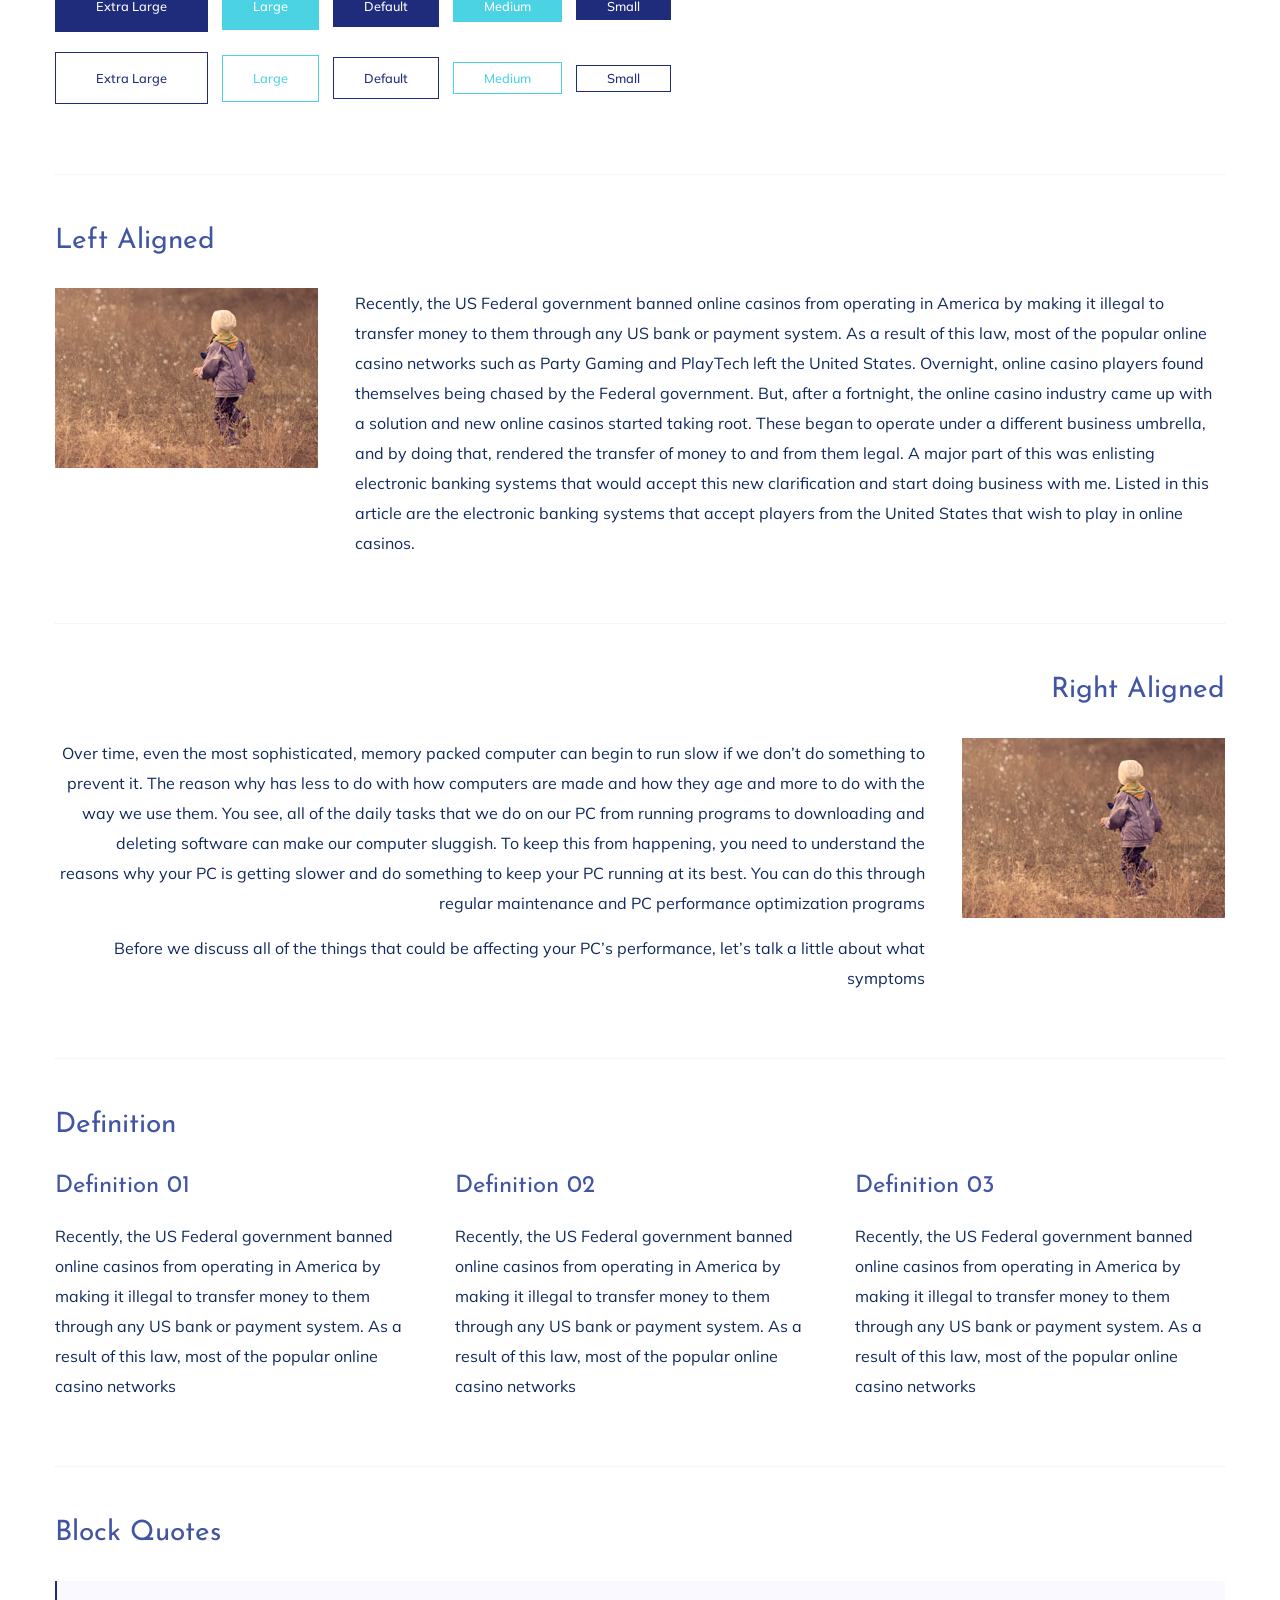
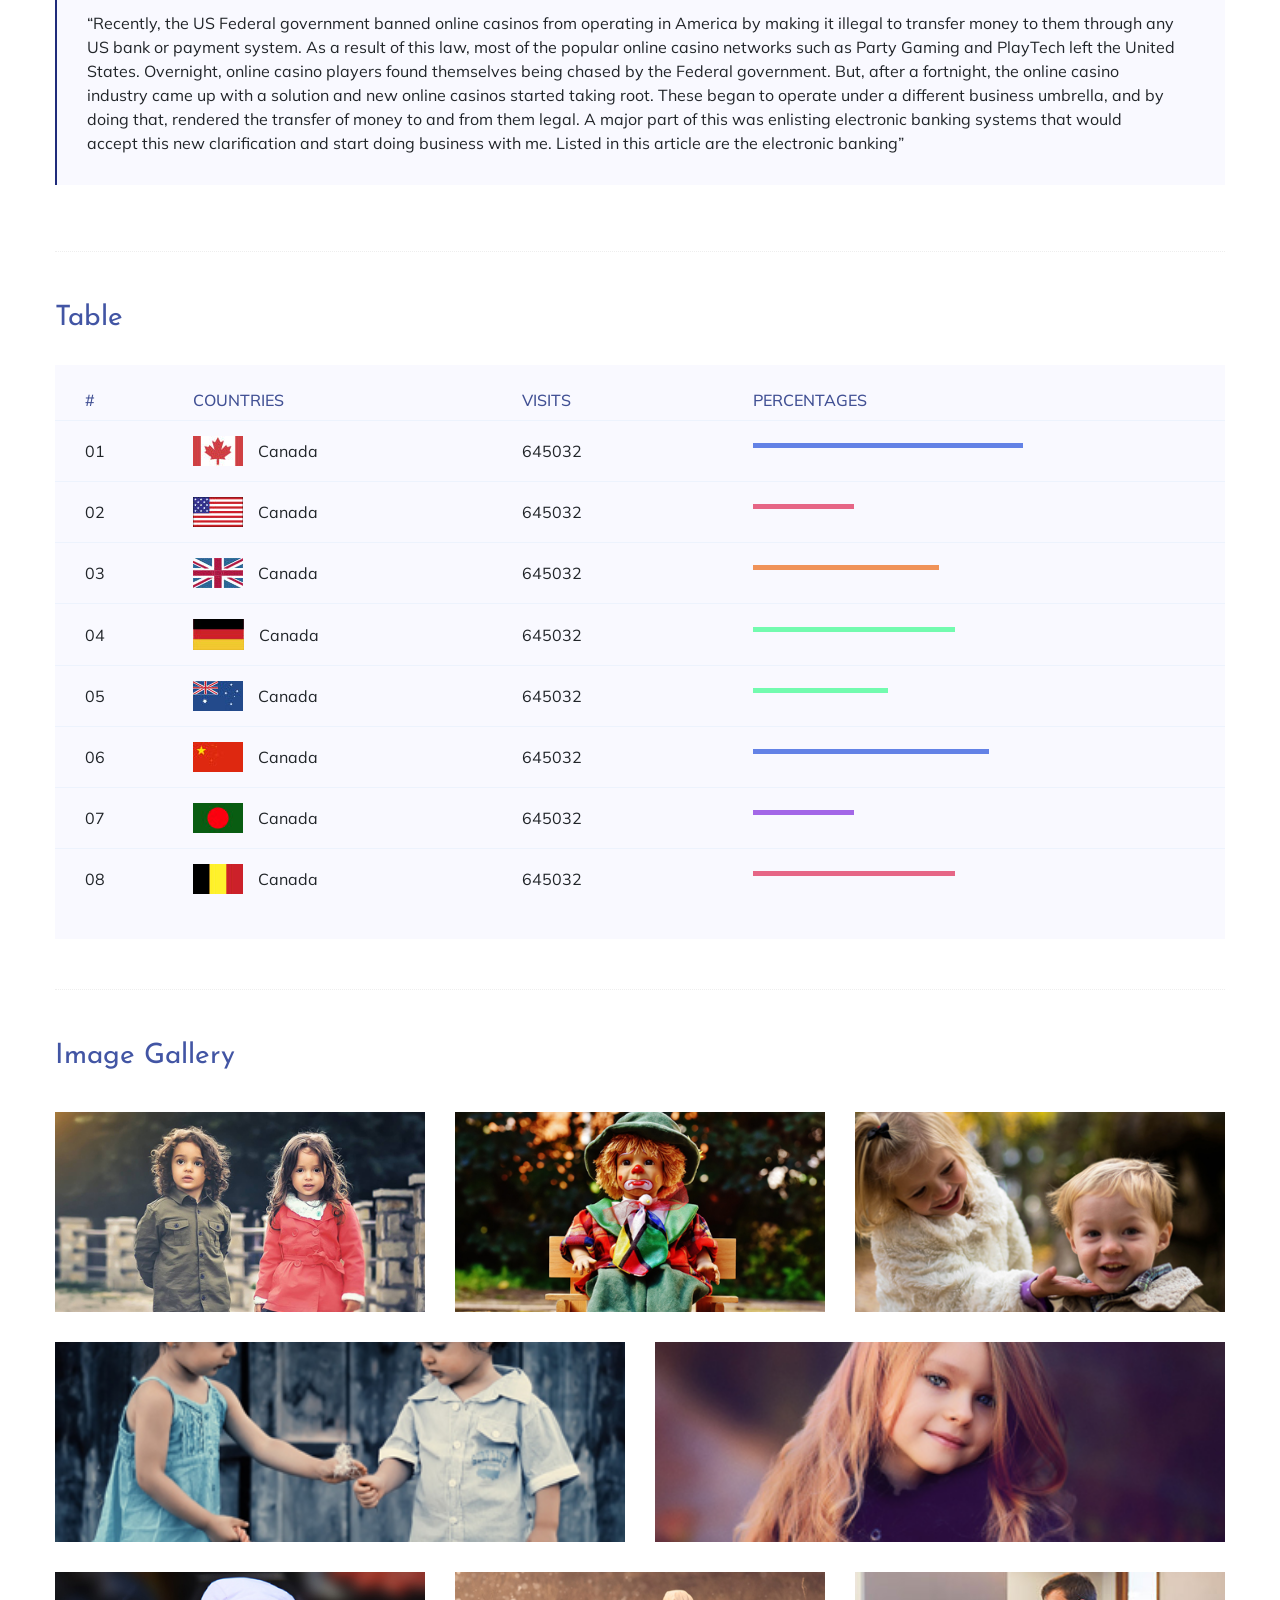
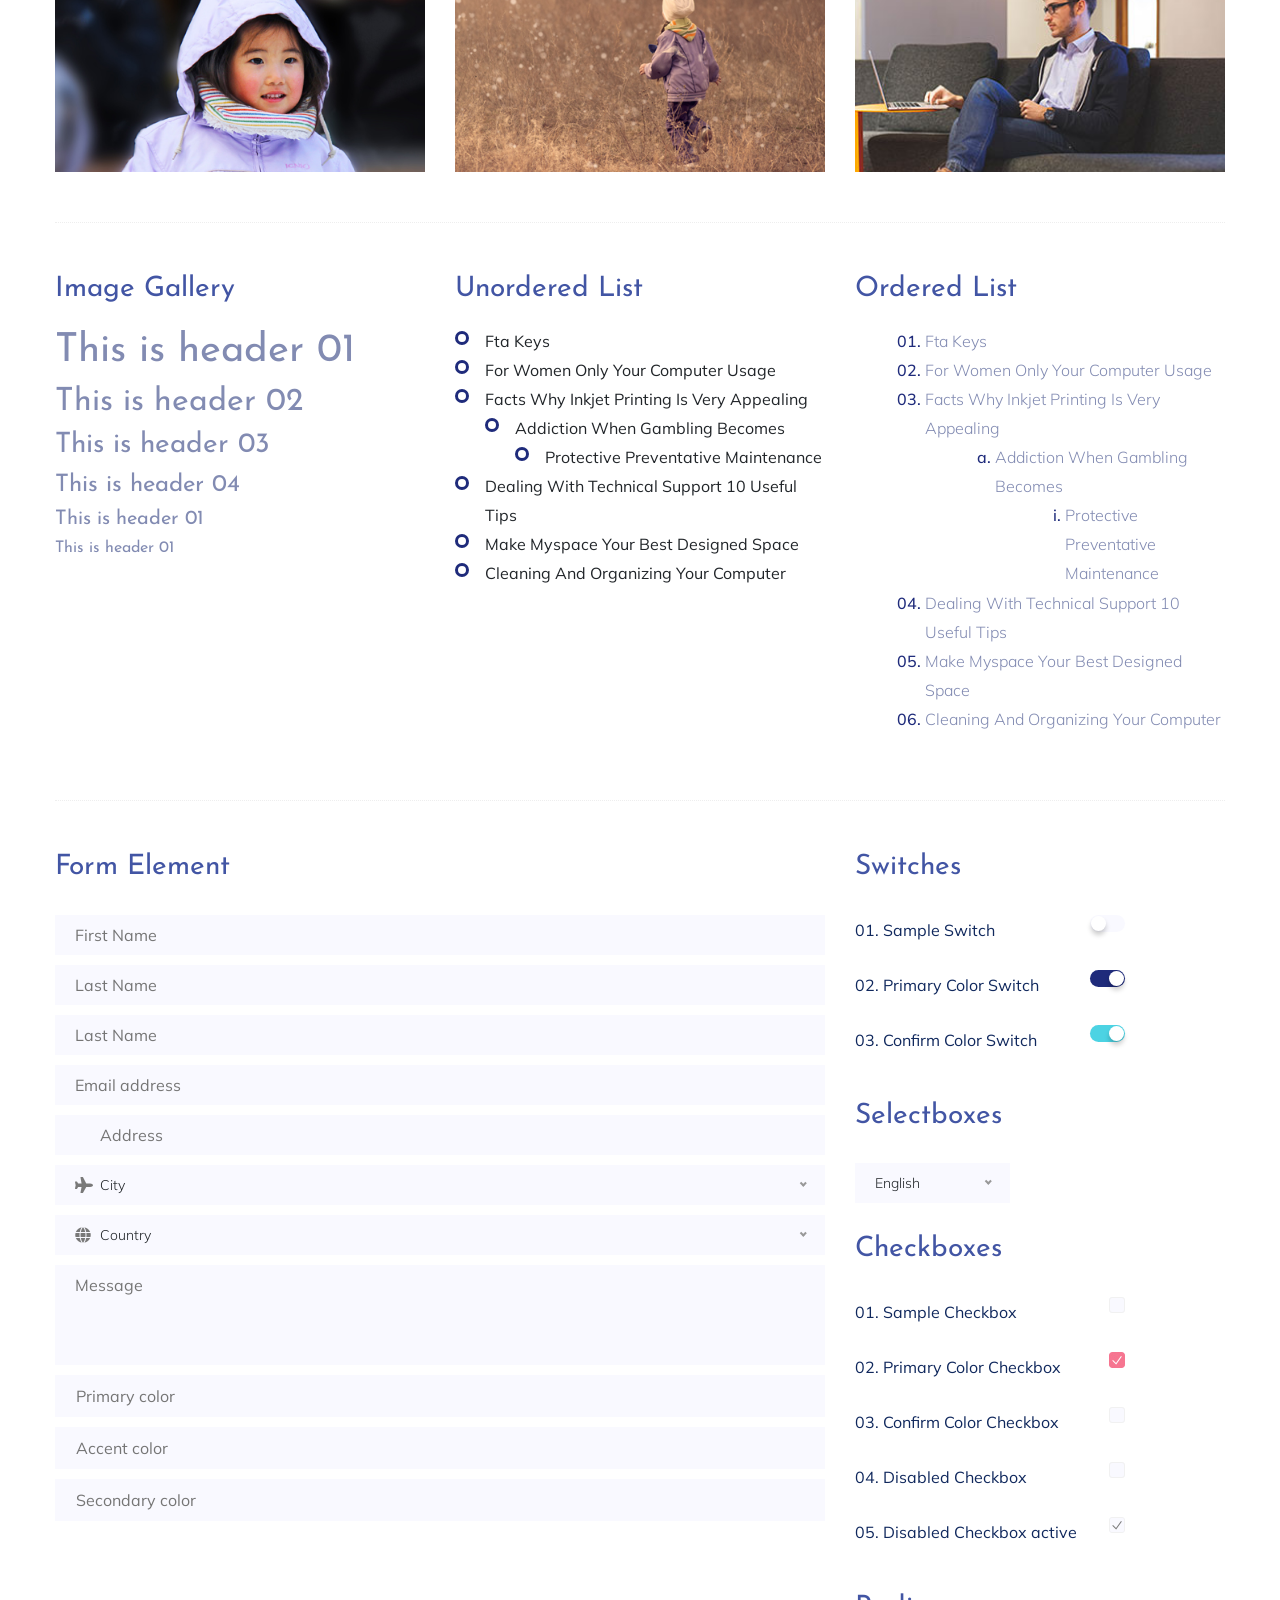
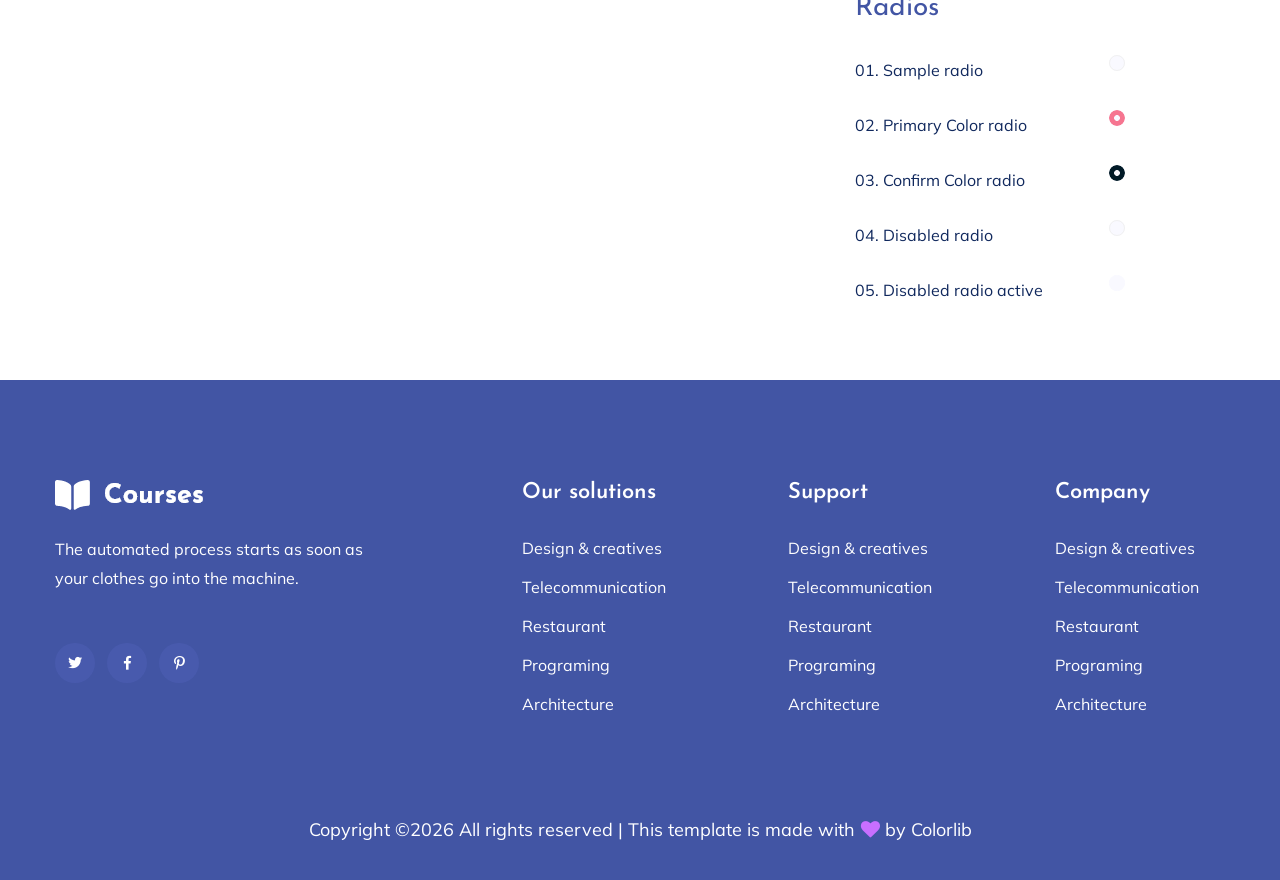
<file: webhoctap1.github.io-main/elements.html>
<!doctype html>
<html class="no-js" lang="zxx">
<head>
	<meta charset="utf-8">
	<meta http-equiv="x-ua-compatible" content="ie=edge">
	<title>Courses | Education</title>
	<meta name="description" content="">
	<meta name="viewport" content="width=device-width, initial-scale=1">
	<link rel="shortcut icon" type="image/x-icon" href="assets/img/favicon.ico">

	<!-- CSS here -->
	<link rel="stylesheet" href="assets/css/bootstrap.min.css">
	<link rel="stylesheet" href="assets/css/owl.carousel.min.css">
	<link rel="stylesheet" href="assets/css/slicknav.css">
	<link rel="stylesheet" href="assets/css/animate.min.css">
	<link rel="stylesheet" href="assets/css/hamburgers.min.css">
	<link rel="stylesheet" href="assets/css/magnific-popup.css">
	<link rel="stylesheet" href="assets/css/fontawesome-all.min.css">
	<link rel="stylesheet" href="assets/css/themify-icons.css">
	<link rel="stylesheet" href="assets/css/slick.css">
	<link rel="stylesheet" href="assets/css/nice-select.css">
	<link rel="stylesheet" href="assets/css/style.css">
</head>
<body>
	<!--? Preloader Start -->
	<div id="preloader-active">
		<div class="preloader d-flex align-items-center justify-content-center">
			<div class="preloader-inner position-relative">
				<div class="preloader-circle"></div>
				<div class="preloader-img pere-text">
					<img src="assets/img/logo/loder.png" alt="">
				</div>
			</div>
		</div>
	</div>
	<!-- Preloader Start -->
	<!-- Header Start -->
	<div class="header-area header-transparent">
		<div class="main-header ">
			<div class="header-bottom  header-sticky">
				<div class="container-fluid">
					<div class="row align-items-center">
						<!-- Logo -->
						<div class="col-xl-2 col-lg-2">
							<div class="logo">
								<a href="index.html"><img src="assets/img/logo/logo.png" alt=""></a>
							</div>
						</div>
						<div class="col-xl-10 col-lg-10">
							<div class="menu-wrapper d-flex align-items-center justify-content-end">
								<!-- Main-menu -->
								<div class="main-menu d-none d-lg-block">
									<nav>
										<ul id="navigation">                                                                                          
											<li class="active" ><a href="index.html">Home</a></li>
											<li><a href="courses.html">Courses</a></li>
											<li><a href="about.html">About</a></li>
											<li><a href="#">Blog</a>
												<ul class="submenu">
													<li><a href="blog.html">Blog</a></li>
													<li><a href="blog_details.html">Blog Details</a></li>
													<li><a href="elements.html">Element</a></li>
												</ul>
											</li>
											<li><a href="contact.html">Contact</a></li>
											<!-- Button -->
											<li class="button-header margin-left "><a href="#" class="btn">Join</a></li>
											<li class="button-header"><a href="login.html" class="btn btn3">Log in</a></li>
										</ul>
									</nav>
								</div>
							</div>
						</div> 
						<!-- Mobile Menu -->
						<div class="col-12">
							<div class="mobile_menu d-block d-lg-none"></div>
						</div>
					</div>
				</div>
			</div>
		</div>
	</div>
	<!-- Header End -->
	<main>
		<!--? slider Area Start-->
		<section class="slider-area slider-area2">
			<div class="slider-active">
				<!-- Single Slider -->
				<div class="single-slider slider-height2">
					<div class="container">
						<div class="row">
							<div class="col-xl-8 col-lg-11 col-md-12">
								<div class="hero__caption hero__caption2">
									<h1 data-animation="bounceIn" data-delay="0.2s">Elements</h1>
									<!-- breadcrumb Start-->
									<nav aria-label="breadcrumb">
										<ol class="breadcrumb">
											<li class="breadcrumb-item"><a href="index.html">Home</a></li>
											<li class="breadcrumb-item"><a href="#">Elements</a></li> 
										</ol>
									</nav>
									<!-- breadcrumb End -->
								</div>
							</div>
						</div>
					</div>          
				</div>
			</div>
		</section>
		<!--? Start Sample Area -->
		<section class="sample-text-area">
			<div class="container box_1170">
				<h3 class="text-heading">Text Sample</h3>
				<p class="sample-text">
					Every avid independent filmmaker has <b>Bold</b> about making that <i>Italic</i> interest documentary,
					or short
					film to show off their creative prowess. Many have great ideas and want to “wow”
					the<sup>Superscript</sup> scene,
					or video renters with their big project. But once you have the<sub>Subscript</sub> “in the can” (no easy
					feat), how
					do you move from a <del>Strike</del> through of master DVDs with the <u>“Underline”</u> marked
					hand-written title
					inside a secondhand CD case, to a pile of cardboard boxes full of shiny new, retail-ready DVDs, with UPC
					barcodes
					and polywrap sitting on your doorstep? You need to create eye-popping artwork and have your project
					replicated.
					Using a reputable full service DVD Replication company like PacificDisc, Inc. to partner with is
					certainly a
					helpful option to ensure a professional end result, but to help with your DVD replication project, here
					are 4 easy
					steps to follow for good DVD replication results:
					
				</p>
			</div>
		</section>
		<!-- End Sample Area -->
		<!--? Start Button -->
		<section class="button-area">
			<div class="container box_1170 border-top-generic">
				<h3 class="text-heading">Sample Buttons</h3>
				<div class="button-group-area">
					<a href="#" class="genric-btn default">Default</a>
					<a href="#" class="genric-btn primary">Primary</a>
					<a href="#" class="genric-btn success">Success</a>
					<a href="#" class="genric-btn info">Info</a>
					<a href="#" class="genric-btn warning">Warning</a>
					<a href="#" class="genric-btn danger">Danger</a>
					<a href="#" class="genric-btn link">Link</a>
					<a href="#" class="genric-btn disable">Disable</a>
				</div>
				<div class="button-group-area mt-10">
					<a href="#" class="genric-btn default-border">Default</a>
					<a href="#" class="genric-btn primary-border">Primary</a>
					<a href="#" class="genric-btn success-border">Success</a>
					<a href="#" class="genric-btn info-border">Info</a>
					<a href="#" class="genric-btn warning-border">Warning</a>
					<a href="#" class="genric-btn danger-border">Danger</a>
					<a href="#" class="genric-btn link-border">Link</a>
					<a href="#" class="genric-btn disable">Disable</a>
				</div>
				<div class="button-group-area mt-40">
					<a href="#" class="genric-btn default radius">Default</a>
					<a href="#" class="genric-btn primary radius">Primary</a>
					<a href="#" class="genric-btn success radius">Success</a>
					<a href="#" class="genric-btn info radius">Info</a>
					<a href="#" class="genric-btn warning radius">Warning</a>
					<a href="#" class="genric-btn danger radius">Danger</a>
					<a href="#" class="genric-btn link radius">Link</a>
					<a href="#" class="genric-btn disable radius">Disable</a>
				</div>
				<div class="button-group-area mt-10">
					<a href="#" class="genric-btn default-border radius">Default</a>
					<a href="#" class="genric-btn primary-border radius">Primary</a>
					<a href="#" class="genric-btn success-border radius">Success</a>
					<a href="#" class="genric-btn info-border radius">Info</a>
					<a href="#" class="genric-btn warning-border radius">Warning</a>
					<a href="#" class="genric-btn danger-border radius">Danger</a>
					<a href="#" class="genric-btn link-border radius">Link</a>
					<a href="#" class="genric-btn disable radius">Disable</a>
				</div>
				<div class="button-group-area mt-40">
					<a href="#" class="genric-btn default circle">Default</a>
					<a href="#" class="genric-btn primary circle">Primary</a>
					<a href="#" class="genric-btn success circle">Success</a>
					<a href="#" class="genric-btn info circle">Info</a>
					<a href="#" class="genric-btn warning circle">Warning</a>
					<a href="#" class="genric-btn danger circle">Danger</a>
					<a href="#" class="genric-btn link circle">Link</a>
					<a href="#" class="genric-btn disable circle">Disable</a>
				</div>
				<div class="button-group-area mt-10">
					<a href="#" class="genric-btn default-border circle">Default</a>
					<a href="#" class="genric-btn primary-border circle">Primary</a>
					<a href="#" class="genric-btn success-border circle">Success</a>
					<a href="#" class="genric-btn info-border circle">Info</a>
					<a href="#" class="genric-btn warning-border circle">Warning</a>
					<a href="#" class="genric-btn danger-border circle">Danger</a>
					<a href="#" class="genric-btn link-border circle">Link</a>
					<a href="#" class="genric-btn disable circle">Disable</a>
				</div>
				<div class="button-group-area mt-40">
					<a href="#" class="genric-btn default circle arrow">Default<span class="lnr lnr-arrow-right"></span></a>
					<a href="#" class="genric-btn primary circle arrow">Primary<span class="lnr lnr-arrow-right"></span></a>
					<a href="#" class="genric-btn success circle arrow">Success<span class="lnr lnr-arrow-right"></span></a>
					<a href="#" class="genric-btn info circle arrow">Info<span class="lnr lnr-arrow-right"></span></a>
					<a href="#" class="genric-btn warning circle arrow">Warning<span class="lnr lnr-arrow-right"></span></a>
					<a href="#" class="genric-btn danger circle arrow">Danger<span class="lnr lnr-arrow-right"></span></a>
				</div>
				<div class="button-group-area mt-10">
					<a href="#" class="genric-btn default-border circle arrow">Default<span
						class="lnr lnr-arrow-right"></span></a>
						<a href="#" class="genric-btn primary-border circle arrow">Primary<span
							class="lnr lnr-arrow-right"></span></a>
							<a href="#" class="genric-btn success-border circle arrow">Success<span
								class="lnr lnr-arrow-right"></span></a>
								<a href="#" class="genric-btn info-border circle arrow">Info<span
									class="lnr lnr-arrow-right"></span></a>
									<a href="#" class="genric-btn warning-border circle arrow">Warning<span
										class="lnr lnr-arrow-right"></span></a>
										<a href="#" class="genric-btn danger-border circle arrow">Danger<span
											class="lnr lnr-arrow-right"></span></a>
										</div>
										<div class="button-group-area mt-40">
											<a href="#" class="genric-btn primary e-large">Extra Large</a>
											<a href="#" class="genric-btn success large">Large</a>
											<a href="#" class="genric-btn primary">Default</a>
											<a href="#" class="genric-btn success medium">Medium</a>
											<a href="#" class="genric-btn primary small">Small</a>
										</div>
										<div class="button-group-area mt-10">
											<a href="#" class="genric-btn primary-border e-large">Extra Large</a>
											<a href="#" class="genric-btn success-border large">Large</a>
											<a href="#" class="genric-btn primary-border">Default</a>
											<a href="#" class="genric-btn success-border medium">Medium</a>
											<a href="#" class="genric-btn primary-border small">Small</a>
										</div>
									</div>
								</section>
								<!-- End Button -->
								<!--? Start Align Area -->
								<div class="whole-wrap">
									<div class="container box_1170">
										<div class="section-top-border">
											<h3 class="mb-30">Left Aligned</h3>
											<div class="row">
												<div class="col-md-3">
													<img src="assets/img/elements/d.jpg" alt="" class="img-fluid">
												</div>
												<div class="col-md-9 mt-sm-20">
													<p>Recently, the US Federal government banned online casinos from operating in America by making
														it illegal to
														transfer money to them through any US bank or payment system. As a result of this law, most
														of the popular
														online casino networks such as Party Gaming and PlayTech left the United States. Overnight,
														online casino
														players found themselves being chased by the Federal government. But, after a fortnight, the
														online casino
														industry came up with a solution and new online casinos started taking root. These began to
														operate under a
														different business umbrella, and by doing that, rendered the transfer of money to and from
														them legal. A major
														part of this was enlisting electronic banking systems that would accept this new
														clarification and start doing
														business with me. Listed in this article are the electronic banking systems that accept
														players from the United
													States that wish to play in online casinos.</p>
												</div>
											</div>
										</div>
										<div class="section-top-border text-right">
											<h3 class="mb-30">Right Aligned</h3>
											<div class="row">
												<div class="col-md-9">
													<p class="text-right">Over time, even the most sophisticated, memory packed computer can begin
														to run slow if we
														don’t do something to prevent it. The reason why has less to do with how computers are made
														and how they age and
														more to do with the way we use them. You see, all of the daily tasks that we do on our PC
														from running programs
														to downloading and deleting software can make our computer sluggish. To keep this from
														happening, you need to
														understand the reasons why your PC is getting slower and do something to keep your PC
														running at its best. You
													can do this through regular maintenance and PC performance optimization programs</p>
													<p class="text-right">Before we discuss all of the things that could be affecting your PC’s
														performance, let’s
													talk a little about what symptoms</p>
												</div>
												<div class="col-md-3">
													<img src="assets/img/elements/d.jpg" alt="" class="img-fluid">
												</div>
											</div>
										</div>
										<div class="section-top-border">
											<h3 class="mb-30">Definition</h3>
											<div class="row">
												<div class="col-md-4">
													<div class="single-defination">
														<h4 class="mb-20">Definition 01</h4>
														<p>Recently, the US Federal government banned online casinos from operating in America by
															making it illegal to
															transfer money to them through any US bank or payment system. As a result of this law,
															most of the popular
														online casino networks</p>
													</div>
												</div>
												<div class="col-md-4">
													<div class="single-defination">
														<h4 class="mb-20">Definition 02</h4>
														<p>Recently, the US Federal government banned online casinos from operating in America by
															making it illegal to
															transfer money to them through any US bank or payment system. As a result of this law,
															most of the popular
														online casino networks</p>
													</div>
												</div>
												<div class="col-md-4">
													<div class="single-defination">
														<h4 class="mb-20">Definition 03</h4>
														<p>Recently, the US Federal government banned online casinos from operating in America by
															making it illegal to
															transfer money to them through any US bank or payment system. As a result of this law,
															most of the popular
														online casino networks</p>
													</div>
												</div>
											</div>
										</div>
										<div class="section-top-border">
											<h3 class="mb-30">Block Quotes</h3>
											<div class="row">
												<div class="col-lg-12">
													<blockquote class="generic-blockquote">
														“Recently, the US Federal government banned online casinos from operating in America by
														making it illegal to
														transfer money to them through any US bank or payment system. As a result of this law, most
														of the popular
														online casino networks such as Party Gaming and PlayTech left the United States. Overnight,
														online casino
														players found themselves being chased by the Federal government. But, after a fortnight, the
														online casino
														industry came up with a solution and new online casinos started taking root. These began to
														operate under a
														different business umbrella, and by doing that, rendered the transfer of money to and from
														them legal. A major
														part of this was enlisting electronic banking systems that would accept this new
														clarification and start doing
														business with me. Listed in this article are the electronic banking”
													</blockquote>
												</div>
											</div>
										</div>
										<div class="section-top-border">
											<h3 class="mb-30">Table</h3>
											<div class="progress-table-wrap">
												<div class="progress-table">
													<div class="table-head">
														<div class="serial">#</div>
														<div class="country">Countries</div>
														<div class="visit">Visits</div>
														<div class="percentage">Percentages</div>
													</div>
													<div class="table-row">
														<div class="serial">01</div>
														<div class="country"> <img src="assets/img/elements/f1.jpg" alt="flag">Canada</div>
														<div class="visit">645032</div>
														<div class="percentage">
															<div class="progress">
																<div class="progress-bar color-1" role="progressbar" style="width: 80%"
																aria-valuenow="80" aria-valuemin="0" aria-valuemax="100"></div>
															</div>
														</div>
													</div>
													<div class="table-row">
														<div class="serial">02</div>
														<div class="country"> <img src="assets/img/elements/f2.jpg" alt="flag">Canada</div>
														<div class="visit">645032</div>
														<div class="percentage">
															<div class="progress">
																<div class="progress-bar color-2" role="progressbar" style="width: 30%"
																aria-valuenow="30" aria-valuemin="0" aria-valuemax="100"></div>
															</div>
														</div>
													</div>
													<div class="table-row">
														<div class="serial">03</div>
														<div class="country"> <img src="assets/img/elements/f3.jpg" alt="flag">Canada</div>
														<div class="visit">645032</div>
														<div class="percentage">
															<div class="progress">
																<div class="progress-bar color-3" role="progressbar" style="width: 55%"
																aria-valuenow="55" aria-valuemin="0" aria-valuemax="100"></div>
															</div>
														</div>
													</div>
													<div class="table-row">
														<div class="serial">04</div>
														<div class="country"> <img src="assets/img/elements/f4.jpg" alt="flag">Canada</div>
														<div class="visit">645032</div>
														<div class="percentage">
															<div class="progress">
																<div class="progress-bar color-4" role="progressbar" style="width: 60%"
																aria-valuenow="60" aria-valuemin="0" aria-valuemax="100"></div>
															</div>
														</div>
													</div>
													<div class="table-row">
														<div class="serial">05</div>
														<div class="country"> <img src="assets/img/elements/f5.jpg" alt="flag">Canada</div>
														<div class="visit">645032</div>
														<div class="percentage">
															<div class="progress">
																<div class="progress-bar color-5" role="progressbar" style="width: 40%"
																aria-valuenow="40" aria-valuemin="0" aria-valuemax="100"></div>
															</div>
														</div>
													</div>
													<div class="table-row">
														<div class="serial">06</div>
														<div class="country"> <img src="assets/img/elements/f6.jpg" alt="flag">Canada</div>
														<div class="visit">645032</div>
														<div class="percentage">
															<div class="progress">
																<div class="progress-bar color-6" role="progressbar" style="width: 70%"
																aria-valuenow="70" aria-valuemin="0" aria-valuemax="100"></div>
															</div>
														</div>
													</div>
													<div class="table-row">
														<div class="serial">07</div>
														<div class="country"> <img src="assets/img/elements/f7.jpg" alt="flag">Canada</div>
														<div class="visit">645032</div>
														<div class="percentage">
															<div class="progress">
																<div class="progress-bar color-7" role="progressbar" style="width: 30%"
																aria-valuenow="30" aria-valuemin="0" aria-valuemax="100"></div>
															</div>
														</div>
													</div>
													<div class="table-row">
														<div class="serial">08</div>
														<div class="country"> <img src="assets/img/elements/f8.jpg" alt="flag">Canada</div>
														<div class="visit">645032</div>
														<div class="percentage">
															<div class="progress">
																<div class="progress-bar color-8" role="progressbar" style="width: 60%"
																aria-valuenow="60" aria-valuemin="0" aria-valuemax="100"></div>
															</div>
														</div>
													</div>
												</div>
											</div>
										</div>
										<div class="section-top-border">
											<h3>Image Gallery</h3>
											<div class="row gallery-item">
												<div class="col-md-4">
													<a href="assets/img/elements/g1.jpg" class="img-pop-up">
														<div class="single-gallery-image" style="background: url(assets/img/elements/g1.jpg);"></div>
													</a>
												</div>
												<div class="col-md-4">
													<a href="assets/img/elements/g2.jpg" class="img-pop-up">
														<div class="single-gallery-image" style="background: url(assets/img/elements/g2.jpg);"></div>
													</a>
												</div>
												<div class="col-md-4">
													<a href="assets/img/elements/g3.jpg" class="img-pop-up">
														<div class="single-gallery-image" style="background: url(assets/img/elements/g3.jpg);"></div>
													</a>
												</div>
												<div class="col-md-6">
													<a href="assets/img/elements/g4.jpg" class="img-pop-up">
														<div class="single-gallery-image" style="background: url(assets/img/elements/g4.jpg);"></div>
													</a>
												</div>
												<div class="col-md-6">
													<a href="assets/img/elements/g5.jpg" class="img-pop-up">
														<div class="single-gallery-image" style="background: url(assets/img/elements/g5.jpg);"></div>
													</a>
												</div>
												<div class="col-md-4">
													<a href="assets/img/elements/g6.jpg" class="img-pop-up">
														<div class="single-gallery-image" style="background: url(assets/img/elements/g6.jpg);"></div>
													</a>
												</div>
												<div class="col-md-4">
													<a href="assets/img/elements/g7.jpg" class="img-pop-up">
														<div class="single-gallery-image" style="background: url(assets/img/elements/g7.jpg);"></div>
													</a>
												</div>
												<div class="col-md-4">
													<a href="assets/img/elements/g8.jpg" class="img-pop-up">
														<div class="single-gallery-image" style="background: url(assets/img/elements/g8.jpg);"></div>
													</a>
												</div>
											</div>
										</div>
										<div class="section-top-border">
											<div class="row">
												<div class="col-md-4">
													<h3 class="mb-20">Image Gallery</h3>
													<div class="typography">
														<h1>This is header 01</h1>
														<h2>This is header 02</h2>
														<h3>This is header 03</h3>
														<h4>This is header 04</h4>
														<h5>This is header 01</h5>
														<h6>This is header 01</h6>
													</div>
												</div>
												<div class="col-md-4 mt-sm-30">
													<h3 class="mb-20">Unordered List</h3>
													<div class="">
														<ul class="unordered-list">
															<li>Fta Keys</li>
															<li>For Women Only Your Computer Usage</li>
															<li>Facts Why Inkjet Printing Is Very Appealing
																<ul>
																	<li>Addiction When Gambling Becomes
																		<ul>
																			<li>Protective Preventative Maintenance</li>
																		</ul>
																	</li>
																</ul>
															</li>
															<li>Dealing With Technical Support 10 Useful Tips</li>
															<li>Make Myspace Your Best Designed Space</li>
															<li>Cleaning And Organizing Your Computer</li>
														</ul>
													</div>
												</div>
												<div class="col-md-4 mt-sm-30">
													<h3 class="mb-20">Ordered List</h3>
													<div class="">
														<ol class="ordered-list">
															<li><span>Fta Keys</span></li>
															<li><span>For Women Only Your Computer Usage</span></li>
															<li><span>Facts Why Inkjet Printing Is Very Appealing</span>
																<ol class="ordered-list-alpha">
																	<li><span>Addiction When Gambling Becomes</span>
																		<ol class="ordered-list-roman">
																			<li><span>Protective Preventative Maintenance</span></li>
																		</ol>
																	</li>
																</ol>
															</li>
															<li><span>Dealing With Technical Support 10 Useful Tips</span></li>
															<li><span>Make Myspace Your Best Designed Space</span></li>
															<li><span>Cleaning And Organizing Your Computer</span></li>
														</ol>
													</div>
												</div>
											</div>
										</div>
										<div class="section-top-border">
											<div class="row">
												<div class="col-lg-8 col-md-8">
													<h3 class="mb-30">Form Element</h3>
													<form action="#">
														<div class="mt-10">
															<input type="text" name="first_name" placeholder="First Name"
															onfocus="this.placeholder = ''" onblur="this.placeholder = 'First Name'" required
															class="single-input">
														</div>
														<div class="mt-10">
															<input type="text" name="last_name" placeholder="Last Name"
															onfocus="this.placeholder = ''" onblur="this.placeholder = 'Last Name'" required
															class="single-input">
														</div>
														<div class="mt-10">
															<input type="text" name="last_name" placeholder="Last Name"
															onfocus="this.placeholder = ''" onblur="this.placeholder = 'Last Name'" required
															class="single-input">
														</div>
														<div class="mt-10">
															<input type="email" name="EMAIL" placeholder="Email address"
															onfocus="this.placeholder = ''" onblur="this.placeholder = 'Email address'" required
															class="single-input">
														</div>
														<div class="input-group-icon mt-10">
															<div class="icon"><i class="fa fa-thumb-tack" aria-hidden="true"></i></div>
															<input type="text" name="address" placeholder="Address" onfocus="this.placeholder = ''"
															onblur="this.placeholder = 'Address'" required class="single-input">
														</div>
														<div class="input-group-icon mt-10">
															<div class="icon"><i class="fa fa-plane" aria-hidden="true"></i></div>
															<div class="form-select" id="default-select"">
																<select>
																	<option value=" 1">City</option>
																	<option value="1">Dhaka</option>
																	<option value="1">Dilli</option>
																	<option value="1">Newyork</option>
																	<option value="1">Islamabad</option>
																</select>
															</div>
														</div>
														<div class="input-group-icon mt-10">
															<div class="icon"><i class="fa fa-globe" aria-hidden="true"></i></div>
															<div class="form-select" id="default-select"">
																<select>
																	<option value=" 1">Country</option>
																	<option value="1">Bangladesh</option>
																	<option value="1">India</option>
																	<option value="1">England</option>
																	<option value="1">Srilanka</option>
																</select>
															</div>
														</div>
														
														<div class="mt-10">
															<textarea class="single-textarea" placeholder="Message" onfocus="this.placeholder = ''"
															onblur="this.placeholder = 'Message'" required></textarea>
														</div>
														<div class="mt-10">
															<input type="text" name="first_name" placeholder="Primary color"
															onfocus="this.placeholder = ''" onblur="this.placeholder = 'Primary color'" required
															class="single-input-primary">
														</div>
														<div class="mt-10">
															<input type="text" name="first_name" placeholder="Accent color"
															onfocus="this.placeholder = ''" onblur="this.placeholder = 'Accent color'" required
															class="single-input-accent">
														</div>
														<div class="mt-10">
															<input type="text" name="first_name" placeholder="Secondary color"
															onfocus="this.placeholder = ''" onblur="this.placeholder = 'Secondary color'"
															required class="single-input-secondary">
														</div>
													</form>
												</div>
												<div class="col-lg-3 col-md-4 mt-sm-30">
													<div class="single-element-widget">
														<h3 class="mb-30">Switches</h3>
														<div class="switch-wrap d-flex justify-content-between">
															<p>01. Sample Switch</p>
															<div class="primary-switch">
																<input type="checkbox" id="default-switch">
																<label for="default-switch"></label>
															</div>
														</div>
														<div class="switch-wrap d-flex justify-content-between">
															<p>02. Primary Color Switch</p>
															<div class="primary-switch">
																<input type="checkbox" id="primary-switch" checked>
																<label for="primary-switch"></label>
															</div>
														</div>
														<div class="switch-wrap d-flex justify-content-between">
															<p>03. Confirm Color Switch</p>
															<div class="confirm-switch">
																<input type="checkbox" id="confirm-switch" checked>
																<label for="confirm-switch"></label>
															</div>
														</div>
													</div>
													<div class="single-element-widget mt-30">
														<h3 class="mb-30">Selectboxes</h3>
														<div class="default-select" id="default-select"">
															<select>
																<option value=" 1">English</option>
																<option value="1">Spanish</option>
																<option value="1">Arabic</option>
																<option value="1">Portuguise</option>
																<option value="1">Bengali</option>
															</select>
														</div>
													</div>
													<div class="single-element-widget mt-30">
														<h3 class="mb-30">Checkboxes</h3>
														<div class="switch-wrap d-flex justify-content-between">
															<p>01. Sample Checkbox</p>
															<div class="primary-checkbox">
																<input type="checkbox" id="default-checkbox">
																<label for="default-checkbox"></label>
															</div>
														</div>
														<div class="switch-wrap d-flex justify-content-between">
															<p>02. Primary Color Checkbox</p>
															<div class="primary-checkbox">
																<input type="checkbox" id="primary-checkbox" checked>
																<label for="primary-checkbox"></label>
															</div>
														</div>
														<div class="switch-wrap d-flex justify-content-between">
															<p>03. Confirm Color Checkbox</p>
															<div class="confirm-checkbox">
																<input type="checkbox" id="confirm-checkbox">
																<label for="confirm-checkbox"></label>
															</div>
														</div>
														<div class="switch-wrap d-flex justify-content-between">
															<p>04. Disabled Checkbox</p>
															<div class="disabled-checkbox">
																<input type="checkbox" id="disabled-checkbox" disabled>
																<label for="disabled-checkbox"></label>
															</div>
														</div>
														<div class="switch-wrap d-flex justify-content-between">
															<p>05. Disabled Checkbox active</p>
															<div class="disabled-checkbox">
																<input type="checkbox" id="disabled-checkbox-active" checked disabled>
																<label for="disabled-checkbox-active"></label>
															</div>
														</div>
													</div>
													<div class="single-element-widget mt-30">
														<h3 class="mb-30">Radios</h3>
														<div class="switch-wrap d-flex justify-content-between">
															<p>01. Sample radio</p>
															<div class="primary-radio">
																<input type="checkbox" id="default-radio">
																<label for="default-radio"></label>
															</div>
														</div>
														<div class="switch-wrap d-flex justify-content-between">
															<p>02. Primary Color radio</p>
															<div class="primary-radio">
																<input type="checkbox" id="primary-radio" checked>
																<label for="primary-radio"></label>
															</div>
														</div>
														<div class="switch-wrap d-flex justify-content-between">
															<p>03. Confirm Color radio</p>
															<div class="confirm-radio">
																<input type="checkbox" id="confirm-radio" checked>
																<label for="confirm-radio"></label>
															</div>
														</div>
														<div class="switch-wrap d-flex justify-content-between">
															<p>04. Disabled radio</p>
															<div class="disabled-radio">
																<input type="checkbox" id="disabled-radio" disabled>
																<label for="disabled-radio"></label>
															</div>
														</div>
														<div class="switch-wrap d-flex justify-content-between">
															<p>05. Disabled radio active</p>
															<div class="disabled-radio">
																<input type="checkbox" id="disabled-radio-active" checked disabled>
																<label for="disabled-radio-active"></label>
															</div>
														</div>
													</div>
												</div>
											</div>
										</div>
									</div>
								</div>
								<!-- End Align Area -->
							</main>
							<footer>
								<div class="footer-wrappper footer-bg">
									<!-- Footer Start-->
									<div class="footer-area footer-padding">
										<div class="container">
											<div class="row justify-content-between">
												<div class="col-xl-4 col-lg-5 col-md-4 col-sm-6">
													<div class="single-footer-caption mb-50">
														<div class="single-footer-caption mb-30">
															<!-- logo -->
															<div class="footer-logo mb-25">
																<a href="index.html"><img src="assets/img/logo/logo2_footer.png" alt=""></a>
															</div>
															<div class="footer-tittle">
																<div class="footer-pera">
																	<p>The automated process starts as soon as your clothes go into the machine.</p>
																</div>
															</div>
															<!-- social -->
															<div class="footer-social">
																<a href="#"><i class="fab fa-twitter"></i></a>
																<a href="https://bit.ly/sai4ull"><i class="fab fa-facebook-f"></i></a>
																<a href="#"><i class="fab fa-pinterest-p"></i></a>
															</div>
														</div>
													</div>
												</div>
												<div class="col-xl-2 col-lg-3 col-md-4 col-sm-5">
													<div class="single-footer-caption mb-50">
														<div class="footer-tittle">
															<h4>Our solutions</h4>
															<ul>
																<li><a href="#">Design & creatives</a></li>
																<li><a href="#">Telecommunication</a></li>
																<li><a href="#">Restaurant</a></li>
																<li><a href="#">Programing</a></li>
																<li><a href="#">Architecture</a></li>
															</ul>
														</div>
													</div>
												</div>
												<div class="col-xl-2 col-lg-4 col-md-4 col-sm-6">
													<div class="single-footer-caption mb-50">
														<div class="footer-tittle">
															<h4>Support</h4>
															<ul>
																<li><a href="#">Design & creatives</a></li>
																<li><a href="#">Telecommunication</a></li>
																<li><a href="#">Restaurant</a></li>
																<li><a href="#">Programing</a></li>
																<li><a href="#">Architecture</a></li>
															</ul>
														</div>
													</div>
												</div>
												<div class="col-xl-2 col-lg-3 col-md-4 col-sm-6">
													<div class="single-footer-caption mb-50">
														<div class="footer-tittle">
															<h4>Company</h4>
															<ul>
																<li><a href="#">Design & creatives</a></li>
																<li><a href="#">Telecommunication</a></li>
																<li><a href="#">Restaurant</a></li>
																<li><a href="#">Programing</a></li>
																<li><a href="#">Architecture</a></li>
															</ul>
														</div>
													</div>
												</div>
											</div>
										</div>
									</div>
									<!-- footer-bottom area -->
									<div class="footer-bottom-area">
										<div class="container">
											<div class="footer-border">
												<div class="row d-flex align-items-center">
													<div class="col-xl-12 ">
														<div class="footer-copy-right text-center">
															<p><!-- Link back to Colorlib can't be removed. Template is licensed under CC BY 3.0. -->
																Copyright &copy;<script>document.write(new Date().getFullYear());</script> All rights reserved | This template is made with <i class="fa fa-heart" aria-hidden="true"></i> by <a href="https://colorlib.com" target="_blank">Colorlib</a>
																<!-- Link back to Colorlib can't be removed. Template is licensed under CC BY 3.0. --></p>
															</div>
														</div>
													</div>
												</div>
											</div>
										</div>
										<!-- Footer End-->
									</div>
								</footer> 
								<!-- Scroll Up -->
								<div id="back-top" >
									<a title="Go to Top" href="#"> <i class="fas fa-level-up-alt"></i></a>
								</div>
								<!-- JS here -->

								<script src="./assets/js/vendor/modernizr-3.5.0.min.js"></script>
								<!-- Jquery, Popper, Bootstrap -->
								<script src="./assets/js/vendor/jquery-1.12.4.min.js"></script>
								<script src="./assets/js/popper.min.js"></script>
								<script src="./assets/js/bootstrap.min.js"></script>
								<!-- Jquery Mobile Menu -->
								<script src="./assets/js/jquery.slicknav.min.js"></script>

								<!-- Jquery Slick , Owl-Carousel Plugins -->
								<script src="./assets/js/owl.carousel.min.js"></script>
								<script src="./assets/js/slick.min.js"></script>
								<!-- One Page, Animated-HeadLin -->
								<script src="./assets/js/wow.min.js"></script>
								<script src="./assets/js/animated.headline.js"></script>
								<script src="./assets/js/jquery.magnific-popup.js"></script>

								<!-- Date Picker -->
								<script src="./assets/js/gijgo.min.js"></script>
								<!-- Nice-select, sticky -->
								<script src="./assets/js/jquery.nice-select.min.js"></script>
								<script src="./assets/js/jquery.sticky.js"></script>
								
								<!-- counter , waypoint,Hover Direction -->
								<script src="./assets/js/jquery.counterup.min.js"></script>
								<script src="./assets/js/waypoints.min.js"></script>
								<script src="./assets/js/jquery.countdown.min.js"></script>
								<script src="./assets/js/hover-direction-snake.min.js"></script>

								<!-- contact js -->
								<script src="./assets/js/contact.js"></script>
								<script src="./assets/js/jquery.form.js"></script>
								<script src="./assets/js/jquery.validate.min.js"></script>
								<script src="./assets/js/mail-script.js"></script>
								<script src="./assets/js/jquery.ajaxchimp.min.js"></script>
								
								<!-- Jquery Plugins, main Jquery -->	
								<script src="./assets/js/plugins.js"></script>
								<script src="./assets/js/main.js"></script>
								
							</body>
							</html>
</file>
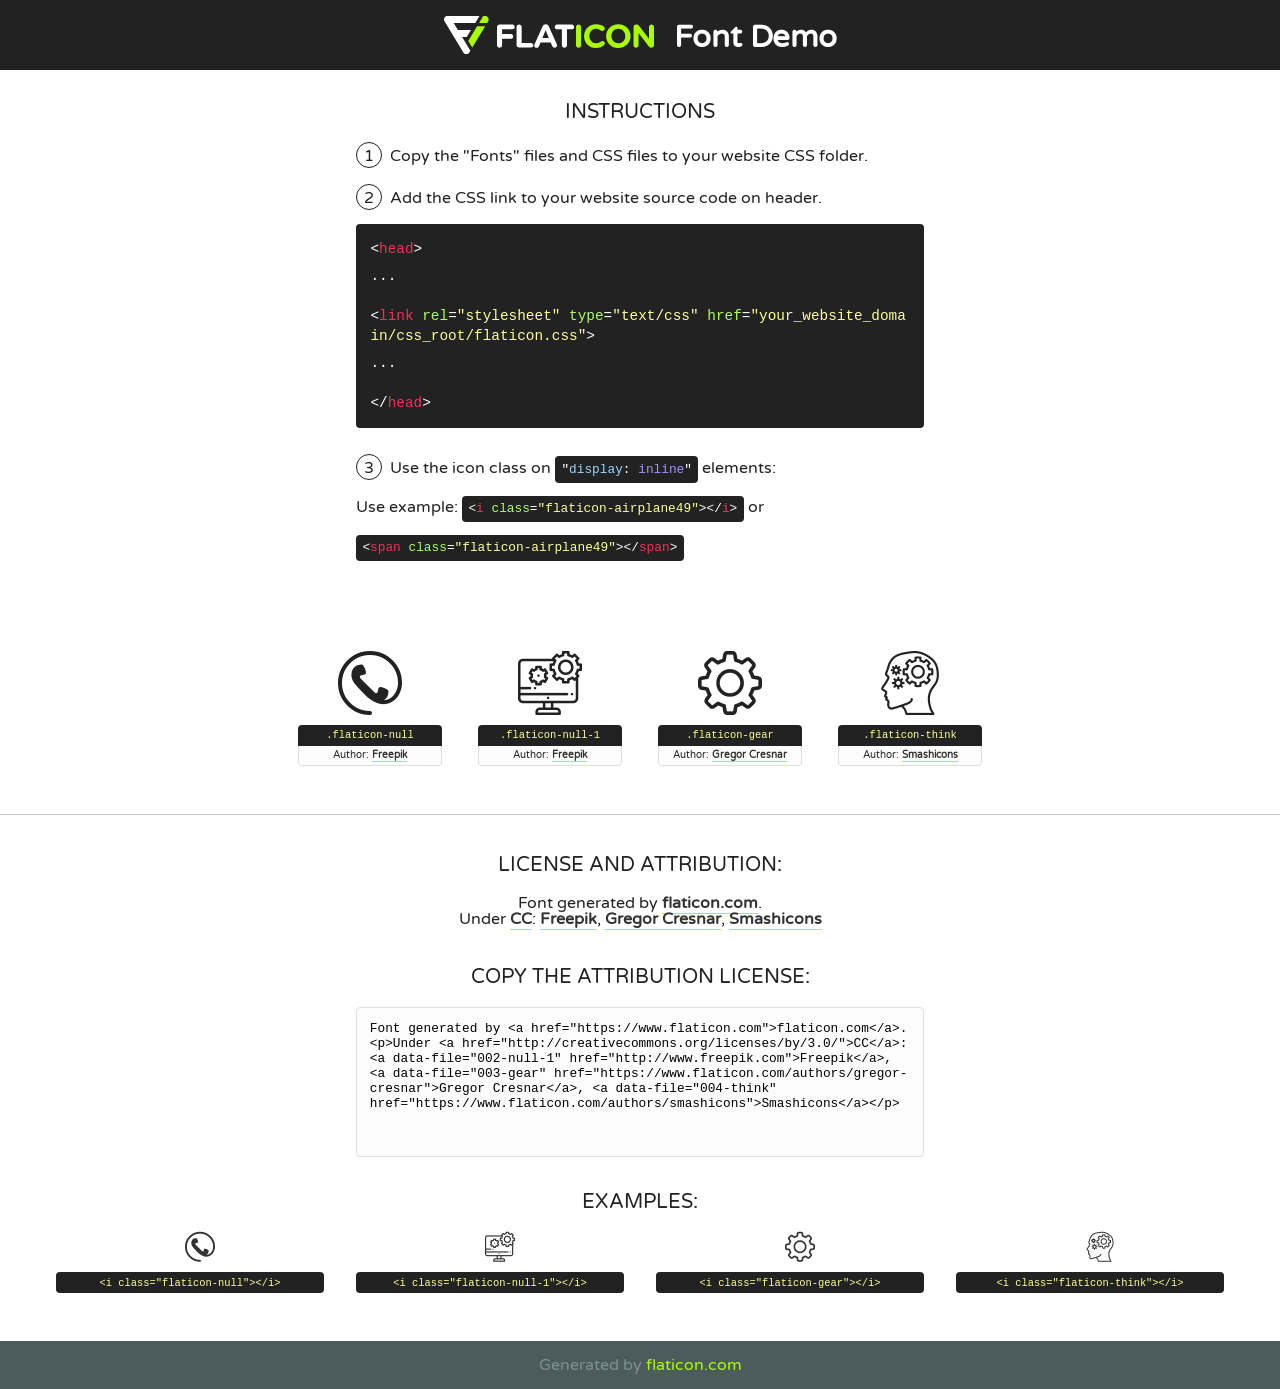
<file: webhoctap1.github.io-main/assets/fonts/flaticon.html>
<!DOCTYPE html>
<!--
  Flaticon icon font: Flaticon
  Creation date: 02/06/2020 05:24
-->
<html>
<!DOCTYPE html>
<html>

<head>
    <title>Flaticon WebFont</title>
    <link href="http://fonts.googleapis.com/css?family=Varela+Round" rel="stylesheet" type="text/css" />
    <link rel="stylesheet" type="text/css" href="flaticon.css">
    <meta charset="UTF-8">
    <style>
    html, body, div, span, applet, object, iframe,
    h1, h2, h3, h4, h5, h6, p, blockquote, pre,
    a, abbr, acronym, address, big, cite, code,
    del, dfn, em, img, ins, kbd, q, s, samp,
    small, strike, strong, sub, sup, tt, var,
    b, u, i, center,
    dl, dt, dd, ol, ul, li,
    fieldset, form, label, legend,
    table, caption, tbody, tfoot, thead, tr, th, td,
    article, aside, canvas, details, embed, 
    figure, figcaption, footer, header, hgroup, 
    menu, nav, output, ruby, section, summary,
    time, mark, audio, video {
        margin: 0;
        padding: 0;
        border: 0;
        font-size: 100%;
        font: inherit;
        vertical-align: baseline;
    }
    /* HTML5 display-role reset for older browsers */
    article, aside, details, figcaption, figure, 
    footer, header, hgroup, menu, nav, section {
        display: block;
    }
    body {
        line-height: 1;
    }
    ol, ul {
        list-style: none;
    }
    blockquote, q {
        quotes: none;
    }
    blockquote:before, blockquote:after,
    q:before, q:after {
        content: '';
        content: none;
    }
    table {
        border-collapse: collapse;
        border-spacing: 0;
    }
    body {
        font-family: 'Varela Round', Helvetica, Arial, sans-serif;
        font-size: 16px;
        color: #222;
    }
    a {
        color: #333;
        border-bottom: 1px solid #a9fd00;
        font-weight: bold;
        text-decoration: none;
    }
    * {
        -moz-box-sizing: border-box;
        -webkit-box-sizing: border-box;
        box-sizing: border-box;
        margin: 0;
        padding: 0;
    }
    [class^="flaticon-"]:before, [class*=" flaticon-"]:before, [class^="flaticon-"]:after, [class*=" flaticon-"]:after {
        font-family: Flaticon;
        font-size: 30px;
        font-style: normal;
        margin-left: 20px;
        color: #333;
    }
    .wrapper {
        max-width: 600px;
        margin: auto;
        padding: 0 1em;
    }
    .title {
        font-size: 1.25em;
        text-align: center;
        margin-bottom: 1em;
        text-transform: uppercase;
    }
    header {
        text-align: center;
        background-color: #222;
        color: #fff;
        padding: 1em;
    }
    header .logo {
        width: 210px;
        height: 38px;
        display: inline-block;
        vertical-align: middle;
        margin-right: 1em;
        border: none;
    }
    header strong {
        font-size: 1.95em;
        font-weight: bold;
        vertical-align: middle;
        margin-top: 5px;
        display: inline-block;
    }
    .demo {
        margin: 2em auto;
        line-height: 1.25em;
    }
    .demo ul li {
        margin-bottom: 1em;
    }
    .demo ul li .num {
        color: #222;
        border-radius: 20px;
        display: inline-block;
        width: 26px;
        padding: 3px;
        height: 26px;
        text-align: center;
        margin-right: 0.5em;
        border: 1px solid #222;
    }
    .demo ul li code {
        background-color: #222;
        border-radius: 4px;
        padding: 0.25em 0.5em;
        display: inline-block;
        color: #fff;
        font-family: Consolas,Monaco,Lucida Console,Liberation Mono,DejaVu Sans Mono,Bitstream Vera Sans Mono,Courier New, monospace;
        font-weight: lighter;
        margin-top: 1em;
        font-size: 0.8em;
        word-break: break-all;
    }
    .demo ul li code.big {
        padding: 1em;
        font-size: 0.9em;
    }
    .demo ul li code .red {
        color: #EF3159;
    }
    .demo ul li code .green {
        color: #ACFF65;
    }
    .demo ul li code .yellow {
        color: #FFFF99;
    }
    .demo ul li code .blue {
        color: #99D3FF;
    }
    .demo ul li code .purple {
        color: #A295FF;
    }
    .demo ul li code .dots {
        margin-top: 0.5em;
        display: block;
    }
    #glyphs {
        border-bottom: 1px solid #ccc;
        padding: 2em 0;
        text-align: center;
    }
    .glyph {
        display: inline-block;
        width: 9em;
        margin: 1em;
        text-align: center;
        vertical-align: top;
        background: #FFF;
    }
    .glyph .glyph-icon {
        padding: 10px;
        display: block;
        font-family:"Flaticon";
        font-size: 64px;
        line-height: 1;
    }
    .glyph .glyph-icon:before {
        font-size: 64px;
        color: #222;
        margin-left: 0;
    }
    .class-name {
        font-size: 0.65em;
        background-color: #222;
        color: #fff;
        border-radius: 4px 4px 0 0;
        padding: 0.5em;
        color: #FFFF99;
        font-family: Consolas,Monaco,Lucida Console,Liberation Mono,DejaVu Sans Mono,Bitstream Vera Sans Mono,Courier New, monospace;
    }
    .author-name {
        font-size: 0.6em;
        background-color: #fcfcfd;
        border: 1px solid #DEDEE4;
        border-top: 0;
        border-radius: 0 0 4px 4px;
        padding: 0.5em;
    }
    .class-name:last-child {
        font-size: 10px;
        color:#888;
    }
    .class-name:last-child a {
        font-size: 10px;
        color:#555;
    }
    .class-name:last-child a:hover {
        color:#a9fd00;
    }
    .glyph > input {
        display: block;
        width: 100px;
        margin: 5px auto;
        text-align: center;
        font-size: 12px;
        cursor: text;
    }
    .glyph > input.icon-input {
        font-family:"Flaticon";
        font-size: 16px;
        margin-bottom: 10px;
    }
    .attribution .title {
        margin-top: 2em;
    }
    .attribution textarea {
        background-color: #fcfcfd;
        padding: 1em;
        border: none;
        box-shadow: none;
        border: 1px solid #DEDEE4;
        border-radius: 4px;
        resize: none;
        width: 100%;
        height: 150px;
        font-size: 0.8em;
        font-family: Consolas,Monaco,Lucida Console,Liberation Mono,DejaVu Sans Mono,Bitstream Vera Sans Mono,Courier New, monospace;
        -webkit-appearance: none;
    }
    .iconsuse {
        margin: 2em auto;
        text-align: center;
        max-width: 1200px;
    }
    .iconsuse:after {
        content: '';
        display: table;
        clear: both;
    }
    .iconsuse .image {
        float: left;
        width: 25%;
        padding: 0 1em;
    }
    .iconsuse .image p {
        margin-bottom: 1em;
    }
    .iconsuse .image span {
        display: block;
        font-size: 0.65em;
        background-color: #222;
        color: #fff;
        border-radius: 4px;
        padding: 0.5em;
        color: #FFFF99;
        margin-top: 1em;
        font-family: Consolas,Monaco,Lucida Console,Liberation Mono,DejaVu Sans Mono,Bitstream Vera Sans Mono,Courier New, monospace;
    }
    #footer {
        text-align: center;
        background-color: #4C5B5C;
        color: #7c9192;
        padding: 1em;
    }
    #footer a {
        border: none;
        color: #a9fd00;
        font-weight: normal;
    }
    @media (max-width: 960px) {
        .iconsuse .image {
            width: 50%;
        }
    }
    @media (max-width: 560px) {
        .iconsuse .image {
            width: 100%;
        }
    }
    </style>
</head>

<body class="characters-off">

    <header>
        <a href="https://www.flaticon.com" target="_blank" class="logo">
            <svg version="1.1" xmlns="http://www.w3.org/2000/svg" xmlns:xlink="http://www.w3.org/1999/xlink" xmlns:a="http://ns.adobe.com/AdobeSVGViewerExtensions/3.0/" viewBox="0 0 560.875 102.036" enable-background="new 0 0 560.875 102.036" xml:space="preserve">
                <defs>
                </defs>
                <g>
                    <g class="letters">
                        <path fill="#ffffff" d="M141.596,29.675c0-3.777,2.985-6.767,6.764-6.767h34.438c3.426,0,6.15,2.728,6.15,6.15
                        c0,3.43-2.724,6.149-6.15,6.149h-27.674v13.091h23.719c3.429,0,6.151,2.724,6.151,6.15c0,3.43-2.723,6.149-6.151,6.149h-23.719
                        v17.574c0,3.773-2.986,6.761-6.764,6.761c-3.779,0-6.764-2.989-6.764-6.761V29.675z"></path>
                        <path fill="#ffffff" d="M193.844,29.149c0-3.781,2.985-6.767,6.764-6.767c3.776,0,6.763,2.985,6.763,6.767v42.957h25.039
                        c3.426,0,6.149,2.726,6.149,6.153c0,3.425-2.723,6.15-6.149,6.15h-31.802c-3.779,0-6.764-2.986-6.764-6.768V29.149z"></path>
                        <path fill="#ffffff" d="M241.891,75.71l21.438-48.407c1.492-3.341,4.215-5.357,7.906-5.357h0.792
                        c3.686,0,6.323,2.017,7.815,5.357l21.439,48.407c0.436,0.967,0.701,1.845,0.701,2.723c0,3.602-2.809,6.501-6.414,6.501
                        c-3.161,0-5.269-1.845-6.499-4.655l-4.132-9.661h-27.059l-4.301,10.102c-1.144,2.631-3.426,4.214-6.237,4.214
                        c-3.517,0-6.24-2.81-6.24-6.325C241.1,77.64,241.451,76.677,241.891,75.71z M279.932,58.666l-8.521-20.297l-8.526,20.297H279.932
                        z"></path>
                        <path fill="#ffffff" d="M314.864,35.387H301.86c-3.429,0-6.239-2.813-6.239-6.238c0-3.429,2.811-6.24,6.239-6.24h39.533
                        c3.426,0,6.237,2.811,6.237,6.24c0,3.425-2.811,6.238-6.237,6.238h-13.001v42.785c0,3.773-2.99,6.761-6.764,6.761
                        c-3.779,0-6.764-2.989-6.764-6.761V35.387z"></path>
                        <path fill="#A9FD00" d="M352.615,29.149c0-3.781,2.985-6.767,6.767-6.767c3.774,0,6.761,2.985,6.761,6.767v49.024
                        c0,3.773-2.987,6.761-6.761,6.761c-3.781,0-6.767-2.989-6.767-6.761V29.149z"></path>
                        <path fill="#A9FD00" d="M374.132,53.836v-0.179c0-17.481,13.178-31.801,32.065-31.801c9.22,0,15.459,2.458,20.557,6.238
                        c1.402,1.054,2.637,2.985,2.637,5.357c0,3.692-2.985,6.59-6.681,6.59c-1.845,0-3.071-0.702-4.044-1.319
                        c-3.776-2.813-7.729-4.393-12.562-4.393c-10.364,0-17.831,8.611-17.831,19.154v0.173c0,10.542,7.291,19.329,17.831,19.329
                        c5.715,0,9.492-1.756,13.359-4.834c1.049-0.874,2.458-1.491,4.039-1.491c3.429,0,6.325,2.813,6.325,6.236
                        c0,2.106-1.056,3.78-2.282,4.834c-5.539,4.834-12.036,7.733-21.878,7.733C387.572,85.464,374.132,71.493,374.132,53.836z"></path>
                        <path fill="#A9FD00" d="M433.009,53.836v-0.179c0-17.481,13.79-31.801,32.766-31.801c18.981,0,32.592,14.143,32.592,31.628v0.173
                        c0,17.483-13.785,31.807-32.769,31.807C446.625,85.464,433.009,71.32,433.009,53.836z M484.224,53.836v-0.179
                        c0-10.539-7.725-19.326-18.626-19.326c-10.893,0-18.449,8.611-18.449,19.154v0.173c0,10.542,7.73,19.329,18.626,19.329
                        C476.676,72.986,484.224,64.378,484.224,53.836z"></path>
                        <path fill="#A9FD00" d="M506.233,29.321c0-3.774,2.99-6.763,6.767-6.763h1.401c3.252,0,5.183,1.583,7.029,3.953l26.093,34.265
                        V29.059c0-3.692,2.99-6.677,6.681-6.677c3.683,0,6.671,2.985,6.671,6.677v48.934c0,3.78-2.987,6.765-6.764,6.765h-0.436
                        c-3.257,0-5.188-1.581-7.034-3.953l-27.056-35.492v32.944c0,3.687-2.985,6.676-6.678,6.676c-3.683,0-6.673-2.989-6.673-6.676
                        V29.321z"></path>
                    </g>
                    <g class="insignia">
                        <path fill="#ffffff" d="M48.372,56.137h12.517l11.156-18.537H37.186L25.688,18.539h57.825L94.668,0H9.271
                        C5.925,0,2.842,1.801,1.198,4.716c-1.644,2.907-1.593,6.482,0.134,9.343l50.38,83.501c1.678,2.781,4.689,4.476,7.938,4.476
                        c3.246,0,6.257-1.695,7.935-4.476l2.898-4.804L48.372,56.137z"></path>
                        <g class="i">
                            <path fill="#A9FD00" d="M93.575,18.539h0.031v0.004l21.652,0.004l2.705-4.488c1.727-2.861,1.778-6.436,0.133-9.343
                            C116.454,1.801,113.371,0,110.026,0h-5.294L93.575,18.539z"></path>
                            <polygon fill="#A9FD00" points="88.291,27.356 64.725,66.486 75.519,84.404 109.942,27.356"></polygon>
                        </g>
                    </g>
                </g>
            </svg>
        </a>
        <strong>Font Demo</strong>
    </header>


    <section class="demo wrapper">

        <p class="title">Instructions</p>

        <ul>
            <li>
                <span class="num">1</span>Copy the "Fonts" files and CSS files to your website CSS folder.
            </li>
            <li>
                <span class="num">2</span>Add the CSS link to your website source code on header.
                <code class="big">
                    &lt;<span class="red">head</span>&gt;
                    <br/><span class="dots">...</span>
                    <br/>&lt;<span class="red">link</span> <span class="green">rel</span>=<span class="yellow">"stylesheet"</span> <span class="green">type</span>=<span class="yellow">"text/css"</span> <span class="green">href</span>=<span class="yellow">"your_website_domain/css_root/flaticon.css"</span>&gt;
                    <br/><span class="dots">...</span>
                    <br/>&lt;/<span class="red">head</span>&gt;
                </code>
            </li>

            <li>
                <p>
                    <span class="num">3</span>Use the icon class on <code>"<span class="blue">display</span>:<span class="purple"> inline</span>"</code> elements:
                    <br />
                    Use example: <code>&lt;<span class="red">i</span> <span class="green">class</span>=<span class="yellow">&quot;flaticon-airplane49&quot;</span>&gt;&lt;/<span class="red">i</span>&gt;</code> or <code>&lt;<span class="red">span</span> <span class="green">class</span>=<span class="yellow">&quot;flaticon-airplane49&quot;</span>&gt;&lt;/<span class="red">span</span>&gt;</code>
            </li>
        </ul>

    </section>




   <section id="glyphs">          
    
      
        <div class="glyph"><div class="glyph-icon flaticon-null"></div>
            <div class="class-name">.flaticon-null</div>
            <div class="author-name">Author: <a data-file="001-null" href="http://www.freepik.com">Freepik</a> </div> 
        </div>        
        
        <div class="glyph"><div class="glyph-icon flaticon-null-1"></div>
            <div class="class-name">.flaticon-null-1</div>
            <div class="author-name">Author: <a data-file="002-null-1" href="http://www.freepik.com">Freepik</a> </div> 
        </div>        
        
        <div class="glyph"><div class="glyph-icon flaticon-gear"></div>
            <div class="class-name">.flaticon-gear</div>
            <div class="author-name">Author: <a data-file="003-gear" href="https://www.flaticon.com/authors/gregor-cresnar">Gregor Cresnar</a> </div> 
        </div>        
        
        <div class="glyph"><div class="glyph-icon flaticon-think"></div>
            <div class="class-name">.flaticon-think</div>
            <div class="author-name">Author: <a data-file="004-think" href="https://www.flaticon.com/authors/smashicons">Smashicons</a> </div> 
        </div>        
        

    </section>



    <section class="attribution wrapper"   style="text-align:center;">

      <div class="title">License and attribution:</div><div class="attrDiv">Font generated by <a href="https://www.flaticon.com">flaticon.com</a>. <div><p>Under <a href="http://creativecommons.org/licenses/by/3.0/">CC</a>: <a data-file="002-null-1" href="http://www.freepik.com">Freepik</a>, <a data-file="003-gear" href="https://www.flaticon.com/authors/gregor-cresnar">Gregor Cresnar</a>, <a data-file="004-think" href="https://www.flaticon.com/authors/smashicons">Smashicons</a></p>  </div>
      </div>
      <div class="title">Copy the Attribution License:</div>

    <textarea onclick="this.focus();this.select();">Font generated by &lt;a href=&quot;https://www.flaticon.com&quot;&gt;flaticon.com&lt;/a&gt;. <p>Under <a href="http://creativecommons.org/licenses/by/3.0/">CC</a>: <a data-file="002-null-1" href="http://www.freepik.com">Freepik</a>, <a data-file="003-gear" href="https://www.flaticon.com/authors/gregor-cresnar">Gregor Cresnar</a>, <a data-file="004-think" href="https://www.flaticon.com/authors/smashicons">Smashicons</a></p>  
     </textarea>

    </section>

    <section class="iconsuse">

          <div class="title">Examples:</div>            
             
            <div class="image">
                <p>
                    <i class="glyph-icon flaticon-null"></i> 
                    <span>&lt;i class=&quot;flaticon-null&quot;&gt;&lt;/i&gt;</span>
                </p>
            </div>
            
            <div class="image">
                <p>
                    <i class="glyph-icon flaticon-null-1"></i> 
                    <span>&lt;i class=&quot;flaticon-null-1&quot;&gt;&lt;/i&gt;</span>
                </p>
            </div>
            
            <div class="image">
                <p>
                    <i class="glyph-icon flaticon-gear"></i> 
                    <span>&lt;i class=&quot;flaticon-gear&quot;&gt;&lt;/i&gt;</span>
                </p>
            </div>
            
            <div class="image">
                <p>
                    <i class="glyph-icon flaticon-think"></i> 
                    <span>&lt;i class=&quot;flaticon-think&quot;&gt;&lt;/i&gt;</span>
                </p>
            </div>
                       
        </div>
                            
    </section>

<div id="footer">
    <div>Generated by <a href="https://www.flaticon.com">flaticon.com</a>
    </div>
</div>



</body>
</html>
</file>
<file: webhoctap1.github.io-main/assets/css/themify-icons.css>
@font-face {
	font-family: 'themify';
	src:url('../fonts/themify.eot?-fvbane');


	src:url('../fonts/themify.eot?#iefix-fvbane') format('embedded-opentype'),
		url('../fonts/themify.woff?-fvbane') format('woff'),
		url('../fonts/themify.ttf?-fvbane') format('truetype'),
		url('../fonts/themify.svg?-fvbane#themify') format('svg');
	font-weight: normal;
	font-style: normal;
}

[class^="ti-"], [class*=" ti-"] {
	font-family: 'themify';
	speak: none;
	font-style: normal;
	font-weight: normal;
	font-variant: normal;
	text-transform: none;
	line-height: 1;

	/* Better Font Rendering =========== */
	-webkit-font-smoothing: antialiased;
	-moz-osx-font-smoothing: grayscale;
}

.ti-wand:before {
	content: "\e600";
}
.ti-volume:before {
	content: "\e601";
}
.ti-user:before {
	content: "\e602";
}
.ti-unlock:before {
	content: "\e603";
}
.ti-unlink:before {
	content: "\e604";
}
.ti-trash:before {
	content: "\e605";
}
.ti-thought:before {
	content: "\e606";
}
.ti-target:before {
	content: "\e607";
}
.ti-tag:before {
	content: "\e608";
}
.ti-tablet:before {
	content: "\e609";
}
.ti-star:before {
	content: "\e60a";
}
.ti-spray:before {
	content: "\e60b";
}
.ti-signal:before {
	content: "\e60c";
}
.ti-shopping-cart:before {
	content: "\e60d";
}
.ti-shopping-cart-full:before {
	content: "\e60e";
}
.ti-settings:before {
	content: "\e60f";
}
.ti-search:before {
	content: "\e610";
}
.ti-zoom-in:before {
	content: "\e611";
}
.ti-zoom-out:before {
	content: "\e612";
}
.ti-cut:before {
	content: "\e613";
}
.ti-ruler:before {
	content: "\e614";
}
.ti-ruler-pencil:before {
	content: "\e615";
}
.ti-ruler-alt:before {
	content: "\e616";
}
.ti-bookmark:before {
	content: "\e617";
}
.ti-bookmark-alt:before {
	content: "\e618";
}
.ti-reload:before {
	content: "\e619";
}
.ti-plus:before {
	content: "\e61a";
}
.ti-pin:before {
	content: "\e61b";
}
.ti-pencil:before {
	content: "\e61c";
}
.ti-pencil-alt:before {
	content: "\e61d";
}
.ti-paint-roller:before {
	content: "\e61e";
}
.ti-paint-bucket:before {
	content: "\e61f";
}
.ti-na:before {
	content: "\e620";
}
.ti-mobile:before {
	content: "\e621";
}
.ti-minus:before {
	content: "\e622";
}
.ti-medall:before {
	content: "\e623";
}
.ti-medall-alt:before {
	content: "\e624";
}
.ti-marker:before {
	content: "\e625";
}
.ti-marker-alt:before {
	content: "\e626";
}
.ti-arrow-up:before {
	content: "\e627";
}
.ti-arrow-right:before {
	content: "\e628";
}
.ti-arrow-left:before {
	content: "\e629";
}
.ti-arrow-down:before {
	content: "\e62a";
}
.ti-lock:before {
	content: "\e62b";
}
.ti-location-arrow:before {
	content: "\e62c";
}
.ti-link:before {
	content: "\e62d";
}
.ti-layout:before {
	content: "\e62e";
}
.ti-layers:before {
	content: "\e62f";
}
.ti-layers-alt:before {
	content: "\e630";
}
.ti-key:before {
	content: "\e631";
}
.ti-import:before {
	content: "\e632";
}
.ti-image:before {
	content: "\e633";
}
.ti-heart:before {
	content: "\e634";
}
.ti-heart-broken:before {
	content: "\e635";
}
.ti-hand-stop:before {
	content: "\e636";
}
.ti-hand-open:before {
	content: "\e637";
}
.ti-hand-drag:before {
	content: "\e638";
}
.ti-folder:before {
	content: "\e639";
}
.ti-flag:before {
	content: "\e63a";
}
.ti-flag-alt:before {
	content: "\e63b";
}
.ti-flag-alt-2:before {
	content: "\e63c";
}
.ti-eye:before {
	content: "\e63d";
}
.ti-export:before {
	content: "\e63e";
}
.ti-exchange-vertical:before {
	content: "\e63f";
}
.ti-desktop:before {
	content: "\e640";
}
.ti-cup:before {
	content: "\e641";
}
.ti-crown:before {
	content: "\e642";
}
.ti-comments:before {
	content: "\e643";
}
.ti-comment:before {
	content: "\e644";
}
.ti-comment-alt:before {
	content: "\e645";
}
.ti-close:before {
	content: "\e646";
}
.ti-clip:before {
	content: "\e647";
}
.ti-angle-up:before {
	content: "\e648";
}
.ti-angle-right:before {
	content: "\e649";
}
.ti-angle-left:before {
	content: "\e64a";
}
.ti-angle-down:before {
	content: "\e64b";
}
.ti-check:before {
	content: "\e64c";
}
.ti-check-box:before {
	content: "\e64d";
}
.ti-camera:before {
	content: "\e64e";
}
.ti-announcement:before {
	content: "\e64f";
}
.ti-brush:before {
	content: "\e650";
}
.ti-briefcase:before {
	content: "\e651";
}
.ti-bolt:before {
	content: "\e652";
}
.ti-bolt-alt:before {
	content: "\e653";
}
.ti-blackboard:before {
	content: "\e654";
}
.ti-bag:before {
	content: "\e655";
}
.ti-move:before {
	content: "\e656";
}
.ti-arrows-vertical:before {
	content: "\e657";
}
.ti-arrows-horizontal:before {
	content: "\e658";
}
.ti-fullscreen:before {
	content: "\e659";
}
.ti-arrow-top-right:before {
	content: "\e65a";
}
.ti-arrow-top-left:before {
	content: "\e65b";
}
.ti-arrow-circle-up:before {
	content: "\e65c";
}
.ti-arrow-circle-right:before {
	content: "\e65d";
}
.ti-arrow-circle-left:before {
	content: "\e65e";
}
.ti-arrow-circle-down:before {
	content: "\e65f";
}
.ti-angle-double-up:before {
	content: "\e660";
}
.ti-angle-double-right:before {
	content: "\e661";
}
.ti-angle-double-left:before {
	content: "\e662";
}
.ti-angle-double-down:before {
	content: "\e663";
}
.ti-zip:before {
	content: "\e664";
}
.ti-world:before {
	content: "\e665";
}
.ti-wheelchair:before {
	content: "\e666";
}
.ti-view-list:before {
	content: "\e667";
}
.ti-view-list-alt:before {
	content: "\e668";
}
.ti-view-grid:before {
	content: "\e669";
}
.ti-uppercase:before {
	content: "\e66a";
}
.ti-upload:before {
	content: "\e66b";
}
.ti-underline:before {
	content: "\e66c";
}
.ti-truck:before {
	content: "\e66d";
}
.ti-timer:before {
	content: "\e66e";
}
.ti-ticket:before {
	content: "\e66f";
}
.ti-thumb-up:before {
	content: "\e670";
}
.ti-thumb-down:before {
	content: "\e671";
}
.ti-text:before {
	content: "\e672";
}
.ti-stats-up:before {
	content: "\e673";
}
.ti-stats-down:before {
	content: "\e674";
}
.ti-split-v:before {
	content: "\e675";
}
.ti-split-h:before {
	content: "\e676";
}
.ti-smallcap:before {
	content: "\e677";
}
.ti-shine:before {
	content: "\e678";
}
.ti-shift-right:before {
	content: "\e679";
}
.ti-shift-left:before {
	content: "\e67a";
}
.ti-shield:before {
	content: "\e67b";
}
.ti-notepad:before {
	content: "\e67c";
}
.ti-server:before {
	content: "\e67d";
}
.ti-quote-right:before {
	content: "\e67e";
}
.ti-quote-left:before {
	content: "\e67f";
}
.ti-pulse:before {
	content: "\e680";
}
.ti-printer:before {
	content: "\e681";
}
.ti-power-off:before {
	content: "\e682";
}
.ti-plug:before {
	content: "\e683";
}
.ti-pie-chart:before {
	content: "\e684";
}
.ti-paragraph:before {
	content: "\e685";
}
.ti-panel:before {
	content: "\e686";
}
.ti-package:before {
	content: "\e687";
}
.ti-music:before {
	content: "\e688";
}
.ti-music-alt:before {
	content: "\e689";
}
.ti-mouse:before {
	content: "\e68a";
}
.ti-mouse-alt:before {
	content: "\e68b";
}
.ti-money:before {
	content: "\e68c";
}
.ti-microphone:before {
	content: "\e68d";
}
.ti-menu:before {
	content: "\e68e";
}
.ti-menu-alt:before {
	content: "\e68f";
}
.ti-map:before {
	content: "\e690";
}
.ti-map-alt:before {
	content: "\e691";
}
.ti-loop:before {
	content: "\e692";
}
.ti-location-pin:before {
	content: "\e693";
}
.ti-list:before {
	content: "\e694";
}
.ti-light-bulb:before {
	content: "\e695";
}
.ti-Italic:before {
	content: "\e696";
}
.ti-info:before {
	content: "\e697";
}
.ti-infinite:before {
	content: "\e698";
}
.ti-id-badge:before {
	content: "\e699";
}
.ti-hummer:before {
	content: "\e69a";
}
.ti-home:before {
	content: "\e69b";
}
.ti-help:before {
	content: "\e69c";
}
.ti-headphone:before {
	content: "\e69d";
}
.ti-harddrives:before {
	content: "\e69e";
}
.ti-harddrive:before {
	content: "\e69f";
}
.ti-gift:before {
	content: "\e6a0";
}
.ti-game:before {
	content: "\e6a1";
}
.ti-filter:before {
	content: "\e6a2";
}
.ti-files:before {
	content: "\e6a3";
}
.ti-file:before {
	content: "\e6a4";
}
.ti-eraser:before {
	content: "\e6a5";
}
.ti-envelope:before {
	content: "\e6a6";
}
.ti-download:before {
	content: "\e6a7";
}
.ti-direction:before {
	content: "\e6a8";
}
.ti-direction-alt:before {
	content: "\e6a9";
}
.ti-dashboard:before {
	content: "\e6aa";
}
.ti-control-stop:before {
	content: "\e6ab";
}
.ti-control-shuffle:before {
	content: "\e6ac";
}
.ti-control-play:before {
	content: "\e6ad";
}
.ti-control-pause:before {
	content: "\e6ae";
}
.ti-control-forward:before {
	content: "\e6af";
}
.ti-control-backward:before {
	content: "\e6b0";
}
.ti-cloud:before {
	content: "\e6b1";
}
.ti-cloud-up:before {
	content: "\e6b2";
}
.ti-cloud-down:before {
	content: "\e6b3";
}
.ti-clipboard:before {
	content: "\e6b4";
}
.ti-car:before {
	content: "\e6b5";
}
.ti-calendar:before {
	content: "\e6b6";
}
.ti-book:before {
	content: "\e6b7";
}
.ti-bell:before {
	content: "\e6b8";
}
.ti-basketball:before {
	content: "\e6b9";
}
.ti-bar-chart:before {
	content: "\e6ba";
}
.ti-bar-chart-alt:before {
	content: "\e6bb";
}
.ti-back-right:before {
	content: "\e6bc";
}
.ti-back-left:before {
	content: "\e6bd";
}
.ti-arrows-corner:before {
	content: "\e6be";
}
.ti-archive:before {
	content: "\e6bf";
}
.ti-anchor:before {
	content: "\e6c0";
}
.ti-align-right:before {
	content: "\e6c1";
}
.ti-align-left:before {
	content: "\e6c2";
}
.ti-align-justify:before {
	content: "\e6c3";
}
.ti-align-center:before {
	content: "\e6c4";
}
.ti-alert:before {
	content: "\e6c5";
}
.ti-alarm-clock:before {
	content: "\e6c6";
}
.ti-agenda:before {
	content: "\e6c7";
}
.ti-write:before {
	content: "\e6c8";
}
.ti-window:before {
	content: "\e6c9";
}
.ti-widgetized:before {
	content: "\e6ca";
}
.ti-widget:before {
	content: "\e6cb";
}
.ti-widget-alt:before {
	content: "\e6cc";
}
.ti-wallet:before {
	content: "\e6cd";
}
.ti-video-clapper:before {
	content: "\e6ce";
}
.ti-video-camera:before {
	content: "\e6cf";
}
.ti-vector:before {
	content: "\e6d0";
}
.ti-themify-logo:before {
	content: "\e6d1";
}
.ti-themify-favicon:before {
	content: "\e6d2";
}
.ti-themify-favicon-alt:before {
	content: "\e6d3";
}
.ti-support:before {
	content: "\e6d4";
}
.ti-stamp:before {
	content: "\e6d5";
}
.ti-split-v-alt:before {
	content: "\e6d6";
}
.ti-slice:before {
	content: "\e6d7";
}
.ti-shortcode:before {
	content: "\e6d8";
}
.ti-shift-right-alt:before {
	content: "\e6d9";
}
.ti-shift-left-alt:before {
	content: "\e6da";
}
.ti-ruler-alt-2:before {
	content: "\e6db";
}
.ti-receipt:before {
	content: "\e6dc";
}
.ti-pin2:before {
	content: "\e6dd";
}
.ti-pin-alt:before {
	content: "\e6de";
}
.ti-pencil-alt2:before {
	content: "\e6df";
}
.ti-palette:before {
	content: "\e6e0";
}
.ti-more:before {
	content: "\e6e1";
}
.ti-more-alt:before {
	content: "\e6e2";
}
.ti-microphone-alt:before {
	content: "\e6e3";
}
.ti-magnet:before {
	content: "\e6e4";
}
.ti-line-double:before {
	content: "\e6e5";
}
.ti-line-dotted:before {
	content: "\e6e6";
}
.ti-line-dashed:before {
	content: "\e6e7";
}
.ti-layout-width-full:before {
	content: "\e6e8";
}
.ti-layout-width-default:before {
	content: "\e6e9";
}
.ti-layout-width-default-alt:before {
	content: "\e6ea";
}
.ti-layout-tab:before {
	content: "\e6eb";
}
.ti-layout-tab-window:before {
	content: "\e6ec";
}
.ti-layout-tab-v:before {
	content: "\e6ed";
}
.ti-layout-tab-min:before {
	content: "\e6ee";
}
.ti-layout-slider:before {
	content: "\e6ef";
}
.ti-layout-slider-alt:before {
	content: "\e6f0";
}
.ti-layout-sidebar-right:before {
	content: "\e6f1";
}
.ti-layout-sidebar-none:before {
	content: "\e6f2";
}
.ti-layout-sidebar-left:before {
	content: "\e6f3";
}
.ti-layout-placeholder:before {
	content: "\e6f4";
}
.ti-layout-menu:before {
	content: "\e6f5";
}
.ti-layout-menu-v:before {
	content: "\e6f6";
}
.ti-layout-menu-separated:before {
	content: "\e6f7";
}
.ti-layout-menu-full:before {
	content: "\e6f8";
}
.ti-layout-media-right-alt:before {
	content: "\e6f9";
}
.ti-layout-media-right:before {
	content: "\e6fa";
}
.ti-layout-media-overlay:before {
	content: "\e6fb";
}
.ti-layout-media-overlay-alt:before {
	content: "\e6fc";
}
.ti-layout-media-overlay-alt-2:before {
	content: "\e6fd";
}
.ti-layout-media-left-alt:before {
	content: "\e6fe";
}
.ti-layout-media-left:before {
	content: "\e6ff";
}
.ti-layout-media-center-alt:before {
	content: "\e700";
}
.ti-layout-media-center:before {
	content: "\e701";
}
.ti-layout-list-thumb:before {
	content: "\e702";
}
.ti-layout-list-thumb-alt:before {
	content: "\e703";
}
.ti-layout-list-post:before {
	content: "\e704";
}
.ti-layout-list-large-image:before {
	content: "\e705";
}
.ti-layout-line-solid:before {
	content: "\e706";
}
.ti-layout-grid4:before {
	content: "\e707";
}
.ti-layout-grid3:before {
	content: "\e708";
}
.ti-layout-grid2:before {
	content: "\e709";
}
.ti-layout-grid2-thumb:before {
	content: "\e70a";
}
.ti-layout-cta-right:before {
	content: "\e70b";
}
.ti-layout-cta-left:before {
	content: "\e70c";
}
.ti-layout-cta-center:before {
	content: "\e70d";
}
.ti-layout-cta-btn-right:before {
	content: "\e70e";
}
.ti-layout-cta-btn-left:before {
	content: "\e70f";
}
.ti-layout-column4:before {
	content: "\e710";
}
.ti-layout-column3:before {
	content: "\e711";
}
.ti-layout-column2:before {
	content: "\e712";
}
.ti-layout-accordion-separated:before {
	content: "\e713";
}
.ti-layout-accordion-merged:before {
	content: "\e714";
}
.ti-layout-accordion-list:before {
	content: "\e715";
}
.ti-ink-pen:before {
	content: "\e716";
}
.ti-info-alt:before {
	content: "\e717";
}
.ti-help-alt:before {
	content: "\e718";
}
.ti-headphone-alt:before {
	content: "\e719";
}
.ti-hand-point-up:before {
	content: "\e71a";
}
.ti-hand-point-right:before {
	content: "\e71b";
}
.ti-hand-point-left:before {
	content: "\e71c";
}
.ti-hand-point-down:before {
	content: "\e71d";
}
.ti-gallery:before {
	content: "\e71e";
}
.ti-face-smile:before {
	content: "\e71f";
}
.ti-face-sad:before {
	content: "\e720";
}
.ti-credit-card:before {
	content: "\e721";
}
.ti-control-skip-forward:before {
	content: "\e722";
}
.ti-control-skip-backward:before {
	content: "\e723";
}
.ti-control-record:before {
	content: "\e724";
}
.ti-control-eject:before {
	content: "\e725";
}
.ti-comments-smiley:before {
	content: "\e726";
}
.ti-brush-alt:before {
	content: "\e727";
}
.ti-youtube:before {
	content: "\e728";
}
.ti-vimeo:before {
	content: "\e729";
}
.ti-twitter:before {
	content: "\e72a";
}
.ti-time:before {
	content: "\e72b";
}
.ti-tumblr:before {
	content: "\e72c";
}
.ti-skype:before {
	content: "\e72d";
}
.ti-share:before {
	content: "\e72e";
}
.ti-share-alt:before {
	content: "\e72f";
}
.ti-rocket:before {
	content: "\e730";
}
.ti-pinterest:before {
	content: "\e731";
}
.ti-new-window:before {
	content: "\e732";
}
.ti-microsoft:before {
	content: "\e733";
}
.ti-list-ol:before {
	content: "\e734";
}
.ti-linkedin:before {
	content: "\e735";
}
.ti-layout-sidebar-2:before {
	content: "\e736";
}
.ti-layout-grid4-alt:before {
	content: "\e737";
}
.ti-layout-grid3-alt:before {
	content: "\e738";
}
.ti-layout-grid2-alt:before {
	content: "\e739";
}
.ti-layout-column4-alt:before {
	content: "\e73a";
}
.ti-layout-column3-alt:before {
	content: "\e73b";
}
.ti-layout-column2-alt:before {
	content: "\e73c";
}
.ti-instagram:before {
	content: "\e73d";
}
.ti-google:before {
	content: "\e73e";
}
.ti-github:before {
	content: "\e73f";
}
.ti-flickr:before {
	content: "\e740";
}
.ti-facebook:before {
	content: "\e741";
}
.ti-dropbox:before {
	content: "\e742";
}
.ti-dribbble:before {
	content: "\e743";
}
.ti-apple:before {
	content: "\e744";
}
.ti-android:before {
	content: "\e745";
}
.ti-save:before {
	content: "\e746";
}
.ti-save-alt:before {
	content: "\e747";
}
.ti-yahoo:before {
	content: "\e748";
}
.ti-wordpress:before {
	content: "\e749";
}
.ti-vimeo-alt:before {
	content: "\e74a";
}
.ti-twitter-alt:before {
	content: "\e74b";
}
.ti-tumblr-alt:before {
	content: "\e74c";
}
.ti-trello:before {
	content: "\e74d";
}
.ti-stack-overflow:before {
	content: "\e74e";
}
.ti-soundcloud:before {
	content: "\e74f";
}
.ti-sharethis:before {
	content: "\e750";
}
.ti-sharethis-alt:before {
	content: "\e751";
}
.ti-reddit:before {
	content: "\e752";
}
.ti-pinterest-alt:before {
	content: "\e753";
}
.ti-microsoft-alt:before {
	content: "\e754";
}
.ti-linux:before {
	content: "\e755";
}
.ti-jsfiddle:before {
	content: "\e756";
}
.ti-joomla:before {
	content: "\e757";
}
.ti-html5:before {
	content: "\e758";
}
.ti-flickr-alt:before {
	content: "\e759";
}
.ti-email:before {
	content: "\e75a";
}
.ti-drupal:before {
	content: "\e75b";
}
.ti-dropbox-alt:before {
	content: "\e75c";
}
.ti-css3:before {
	content: "\e75d";
}
.ti-rss:before {
	content: "\e75e";
}
.ti-rss-alt:before {
	content: "\e75f";
}
</file>
<file: webhoctap1.github.io-main/assets/css/nice-select.css>
.nice-select {
  -webkit-tap-highlight-color: transparent;
  background-color: #fff;
  border-radius: 5px;
  border: solid 1px #e8e8e8;
  box-sizing: border-box;
  clear: both;
  cursor: pointer;
  display: block;
  float: left;
  font-family: inherit;
  font-size: 14px;
  font-weight: normal;
  height: 42px;
  line-height: 40px;
  outline: none;
  padding-left: 18px;
  padding-right: 30px;
  position: relative;
  text-align: left !important;
  -webkit-transition: all 0.2s ease-in-out;
  transition: all 0.2s ease-in-out;
  -webkit-user-select: none;
     -moz-user-select: none;
      -ms-user-select: none;
          user-select: none;
  white-space: nowrap;
  width: auto; }
  .nice-select:hover {
    border-color: #dbdbdb; }
  .nice-select:active, .nice-select.open, .nice-select:focus {
    border-color: #999; }
  .nice-select:after {
    border-bottom: 2px solid #999;
    border-right: 2px solid #999;
    content: '';
    display: block;
    height: 5px;
    margin-top: -4px;
    pointer-events: none;
    position: absolute;
    right: 12px;
    top: 50%;
    -webkit-transform-origin: 66% 66%;
        -ms-transform-origin: 66% 66%;
            transform-origin: 66% 66%;
    -webkit-transform: rotate(45deg);
        -ms-transform: rotate(45deg);
            transform: rotate(45deg);
    -webkit-transition: all 0.15s ease-in-out;
    transition: all 0.15s ease-in-out;
    width: 5px; }
  .nice-select.open:after {
    -webkit-transform: rotate(-135deg);
        -ms-transform: rotate(-135deg);
            transform: rotate(-135deg); }
  .nice-select.open .list {
    opacity: 1;
    pointer-events: auto;
    -webkit-transform: scale(1) translateY(0);
        -ms-transform: scale(1) translateY(0);
            transform: scale(1) translateY(0); }
  .nice-select.disabled {
    border-color: #ededed;
    color: #999;
    pointer-events: none; }
    .nice-select.disabled:after {
      border-color: #cccccc; }
  .nice-select.wide {
    width: 100%; }
    .nice-select.wide .list {
      left: 0 !important;
      right: 0 !important; }
  .nice-select.right {
    float: right; }
    .nice-select.right .list {
      left: auto;
      right: 0; }
  .nice-select.small {
    font-size: 12px;
    height: 36px;
    line-height: 34px; }
    .nice-select.small:after {
      height: 4px;
      width: 4px; }
    .nice-select.small .option {
      line-height: 34px;
      min-height: 34px; }
  .nice-select .list {
    background-color: #fff;
    border-radius: 5px;
    box-shadow: 0 0 0 1px rgba(68, 68, 68, 0.11);
    box-sizing: border-box;
    margin-top: 4px;
    opacity: 0;
    overflow: hidden;
    padding: 0;
    pointer-events: none;
    position: absolute;
    top: 100%;
    left: 0;
    -webkit-transform-origin: 50% 0;
        -ms-transform-origin: 50% 0;
            transform-origin: 50% 0;
    -webkit-transform: scale(0.75) translateY(-21px);
        -ms-transform: scale(0.75) translateY(-21px);
            transform: scale(0.75) translateY(-21px);
    -webkit-transition: all 0.2s cubic-bezier(0.5, 0, 0, 1.25), opacity 0.15s ease-out;
    transition: all 0.2s cubic-bezier(0.5, 0, 0, 1.25), opacity 0.15s ease-out;
    z-index: 9; }
    .nice-select .list:hover .option:not(:hover) {
      background-color: transparent !important; }
  .nice-select .option {
    cursor: pointer;
    font-weight: 400;
    line-height: 40px;
    list-style: none;
    min-height: 40px;
    outline: none;
    padding-left: 18px;
    padding-right: 29px;
    text-align: left;
    -webkit-transition: all 0.2s;
    transition: all 0.2s; }
    .nice-select .option:hover, .nice-select .option.focus, .nice-select .option.selected.focus {
      background-color: #f6f6f6; }
    .nice-select .option.selected {
      font-weight: bold; }
    .nice-select .option.disabled {
      background-color: transparent;
      color: #999;
      cursor: default; }

.no-csspointerevents .nice-select .list {
  display: none; }

.no-csspointerevents .nice-select.open .list {
  display: block; }
</file>
<file: webhoctap1.github.io-main/assets/css/style.css>
@import url("https://fonts.googleapis.com/css2?family=Josefin+Sans:wght@300;400;500;600;700&family=Mulish:wght@400;500;600;700&display=swap");
.white-bg {
    background: #ffffff
}

.gray-bg {
    background: #f5f5f5
}

.gray-bg {
    background: #f7f7fd
}

.white-bg {
    background: #fff
}

.black-bg {
    background: #16161a
}

.theme-bg {
    background: #C86FFF
}

.brand-bg {
    background: #f1f4fa
}

.testimonial-bg {
    background: #f9fafc
}

.white-color {
    color: #fff
}

.black-color {
    color: #16161a
}

.theme-color {
    color: #C86FFF
}

.boxed-btn {
    background: #fff;
    color: #C86FFF !important;
    display: inline-block;
    padding: 18px 44px;
    font-family: "Josefin Sans", sans-serif;
    font-size: 14px;
    font-weight: 400;
    border: 0;
    border: 1px solid #C86FFF;
    letter-spacing: 3px;
    text-align: center;
    color: #C86FFF;
    text-transform: uppercase;
    cursor: pointer
}

.boxed-btn:hover {
    background: #C86FFF;
    color: #fff !important;
    border: 1px solid #C86FFF
}

.boxed-btn:focus {
    outline: none
}

.boxed-btn.large-width {
    width: 220px
}

[data-overlay] {
    position: relative;
    background-size: cover;
    background-repeat: no-repeat;
    background-position: center center
}

[data-overlay]::before {
    position: absolute;
    left: 0;
    top: 0;
    right: 0;
    bottom: 0;
    content: ""
}

[data-opacity="1"]::before {
    opacity: 0.1
}

[data-opacity="2"]::before {
    opacity: 0.2
}

[data-opacity="3"]::before {
    opacity: 0.3
}

[data-opacity="4"]::before {
    opacity: 0.4
}

[data-opacity="5"]::before {
    opacity: 0.5
}

[data-opacity="6"]::before {
    opacity: 0.6
}

[data-opacity="7"]::before {
    opacity: 0.7
}

[data-opacity="8"]::before {
    opacity: 0.8
}

[data-opacity="9"]::before {
    opacity: 0.9
}

body {
    font-family: "Mulish", sans-serif;
    font-weight: normal;
    font-style: normal;
    font-size: 16px
}

h1,
h2,
h3,
h4,
h5,
h6 {
    font-family: "Josefin Sans", sans-serif;
    color: #4255A4;
    margin-top: 0px;
    font-style: normal;
    font-weight: 400;
    text-transform: normal
}

p {
    font-family: "Mulish", sans-serif;
    color: #10285d;
    font-size: 16px;
    line-height: 30px;
    margin-bottom: 15px;
    font-weight: normal
}

.bg-img-1 {
    background-image: url(../img/slider/slider-img-1.jpg)
}

.bg-img-2 {
    background-image: url(../img/background-img/bg-img-2.jpg)
}

.cta-bg-1 {
    background-image: url(../img/background-img/bg-img-3.jpg)
}

.img {
    max-width: 100%;
    -webkit-transition: .3s;
    -moz-transition: .3s;
    -o-transition: .3s;
    transition: .3s
}

.f-left {
    float: left
}

.f-right {
    float: right
}

.fix {
    overflow: hidden
}

.clear {
    clear: both
}

a,
.button {
    -webkit-transition: .3s;
    -moz-transition: .3s;
    -o-transition: .3s;
    transition: .3s
}

a:focus,
.button:focus {
    text-decoration: none;
    outline: none
}

a {
    color: #635c5c
}

a:hover {
    color: #fff
}

a:focus,
a:hover,
.portfolio-cat a:hover,
.footer -menu li a:hover {
    text-decoration: none
}

a,
button {
    color: #fff;
    outline: medium none
}

button:focus,
input:focus,
input:focus,
textarea,
textarea:focus {
    outline: 0
}

.uppercase {
    text-transform: uppercase
}

input:focus::-moz-placeholder {
    opacity: 0;
    -webkit-transition: .4s;
    -o-transition: .4s;
    transition: .4s
}

.capitalize {
    text-transform: capitalize
}

h1 a,
h2 a,
h3 a,
h4 a,
h5 a,
h6 a {
    color: inherit
}

ul {
    margin: 0px;
    padding: 0px
}

li {
    list-style: none
}

hr {
    border-bottom: 1px solid #eceff8;
    border-top: 0 none;
    margin: 30px 0;
    padding: 0
}

.overlay1 {
    position: relative;
    z-index: 1
}

.overlay1::before {
    position: absolute;
    content: "";
    background-color: rgba(0, 1, 2, 0.5);
    width: 100%;
    height: 100%;
    left: 0;
    top: 0;
    bottom: 0;
    right: 0;
    z-index: 0;
    background-repeat: no-repeat;
    border-radius: 10px 10px 0 0
}

.section-padding {
    padding-top: 120px;
    padding-bottom: 120px
}

.separator {
    border-top: 1px solid #f2f2f2
}

.mb-90 {
    margin-bottom: 90px
}

@media (max-width: 767px) {
    .mb-90 {
        margin-bottom: 30px
    }
}

@media (min-width: 768px) and (max-width: 991px) {
    .mb-90 {
        margin-bottom: 45px
    }
}

.owl-carousel .owl-nav div {
    background: rgba(255, 255, 255, 0.8) none repeat scroll 0 0;
    height: 40px;
    left: 20px;
    line-height: 40px;
    font-size: 22px;
    color: #646464;
    opacity: 1;
    visibility: visible;
    position: absolute;
    text-align: center;
    top: 50%;
    transform: translateY(-50%);
    transition: all 0.3s ease 0s;
    width: 40px
}

.owl-carousel .owl-nav div.owl-next {
    left: auto;
    right: -30px
}

.owl-carousel .owl-nav div.owl-next i {
    position: relative;
    right: 0;
    top: 1px
}

.owl-carousel .owl-nav div.owl-prev i {
    position: relative;
    right: 1px;
    top: 0px
}

.owl-carousel:hover .owl-nav div {
    opacity: 1;
    visibility: visible
}

.owl-carousel:hover .owl-nav div:hover {
    color: #fff;
    background: #ff3500
}

.btn {
    background: #FF9F67;
    font-family: "Josefin Sans", sans-serif;
    text-transform: capitalize;
    padding: 25px 38px !important;
    color: #fff;
    cursor: pointer;
    display: inline-blockc !important;
    font-size: 16px;
    font-weight: 600;
    border-radius: 5px;
    line-height: 1;
    -moz-user-select: none;
    letter-spacing: 1px;
    line-height: 0;
    margin-bottom: 0;
    cursor: pointer;
    transition: color 0.4s linear;
    position: relative;
    z-index: 1;
    border: 0;
    overflow: hidden;
    margin: 0;
    display: inline-block !important
}

.btn::before {
    content: "";
    position: absolute;
    left: 0;
    top: 0;
    width: 101%;
    height: 101%;
    background: #AE59FF;
    z-index: 1;
    border-radius: 5px;
    transition: transform 0.5s;
    transition-timing-function: ease;
    transform-origin: 0 0;
    transition-timing-function: cubic-bezier(0.5, 1.6, 0.4, 0.7);
    transform: scaleX(0);
    border-radius: 0px
}

.btn:hover {
    background-position: right
}

.btn:hover::before {
    transform: scaleX(1);
    color: #fff !important;
    z-index: -1
}

.btn:hover.btn3 {
    background-position: right;
    border: 1px solid transparent
}

.btn.btn3 {
    background: none;
    border: 1px solid #fff;
    margin-left: 20px;
    color: #fff;
    padding: 25px 30px !important
}

.btn.btn3::before {
    border: 1px solid transparent;
    background: transparent
}

.btn.btn3:hover::before {
    background: #FF9F67;
    border: 1px solid transparent
}

@media only screen and (min-width: 768px) and (max-width: 991px) {
    .btn.btn3 {
        margin-left: 0px !important
    }
}

@media only screen and (min-width: 576px) and (max-width: 767px) {
    .btn.btn3 {
        margin-left: 0px !important
    }
}

@media (max-width: 575px) {
    .btn.btn3 {
        margin-left: 0px !important
    }
}

.btn.focus,
.btn:focus {
    outline: 0;
    box-shadow: none
}

.about-btn {
    padding: 19px 97px 19px 20px
}

.header-btn {
    padding: 30px 57px
}

.hero-btn {
    padding: 30px 29px
}

.white-btn {
    padding: 30px 39px;
    background: #fff;
    color: #072366 !important
}

.white-btn::before {
    background: #C86FFF;
    color: #fff !important
}

.black-btn {
    padding: 14px 35px;
    background: #000
}

.black-btn::before {
    background: #331391
}

.cal-btn i {
    color: #09cc7f !important;
    font-size: 31px;
    font-weight: 300;
    margin-right: 10px
}

.cal-btn>p {
    color: #072366 !important;
    font-weight: 700;
    font-size: 16px;
    display: inline-block;
    margin: 0 !important;
    position: relative;
    top: -7px
}

.submit-btn2 {
    background: #FF9F67;
    width: 100%;
    height: 60px;
    padding: 10px 20px;
    border: 0;
    color: #fff;
    text-transform: capitalize;
    cursor: pointer;
    font-size: 16px;
    border-radius: 0px
}

.btn2 {
    padding: 15px 65px 20px 31px;
    text-transform: capitalize;
    border-radius: 0px;
    cursor: pointer;
    color: #FF3514;
    display: inline-block;
    font-size: 16px;
    box-shadow: 0px 7px 21px 0px rgba(0, 0, 0, 0.12);
    border: 1px solid #FF3514;
    background: none
}

.border-btn {
    border: 1px solid #FF9F67;
    color: #FF9F67;
    font-family: "Josefin Sans", sans-serif;
    background: none;
    border-radius: 5px;
    text-transform: capitalize;
    padding: 17px 42px;
    -moz-user-select: none;
    cursor: pointer;
    display: inline-block;
    font-size: 16px;
    font-weight: 500;
    letter-spacing: 1px;
    margin-bottom: 0;
    position: relative;
    transition: color 0.4s linear;
    position: relative;
    overflow: hidden;
    margin: 0
}

.border-btn i {
    font-size: 16px;
    margin-right: 10px;
    color: #C86FFF;
    -webkit-transition: .3s;
    -moz-transition: .3s;
    -o-transition: .3s;
    transition: .3s
}

.border-btn::before {
    border: 1px solid transparent;
    content: "";
    position: absolute;
    left: 0;
    top: 0;
    width: 101%;
    height: 101%;
    background: #FF9F67;
    z-index: -1;
    transition: transform 0.5s;
    transition-timing-function: ease;
    transform-origin: 0 0;
    transition-timing-function: cubic-bezier(0.5, 1.6, 0.4, 0.7);
    transform: scaleY(0);
    border-radius: 0
}

.border-btn:hover::before {
    transform: scaleY(1);
    border: 1px solid transparent;
    color: #fff
}

.border-btn.border-btn2 {
    width: 100%;
    text-align: center;
    border: 1px solid #E2E4FF;
    color: #4255A4
}

.border-btn.border-btn2:hover {
    color: #fff
}

.border-btn2 {
    width: 100%
}

.section-over1 {
    position: relative;
    z-index: 1
}

.section-over1::before {
    position: absolute;
    content: "";
    background-color: rgba(6, 7, 6, 0.6);
    width: 100%;
    height: 100%;
    left: 0;
    top: 0;
    bottom: 0;
    right: 0;
    z-index: -1;
    background-repeat: no-repeat
}

.breadcrumb>.active {
    color: #888
}

#scrollUp,
#back-top {
    background: #C86FFF;
    height: 50px;
    width: 50px;
    right: 31px;
    bottom: 18px;
    position: fixed;
    color: #fff;
    font-size: 20px;
    text-align: center;
    border-radius: 50%;
    line-height: 48px;
    border: 2px solid transparent;
    box-shadow: 0 0 10px 3px rgba(108, 98, 98, 0.2)
}

@media (max-width: 575px) {
    #scrollUp,
    #back-top {
        right: 16px
    }
}

#scrollUp a i,
#back-top a i {
    display: block;
    line-height: 50px
}

#scrollUp:hover {
    color: #fff
}

.all-btn {
    color: #C86FFF;
    text-decoration: underline;
    font-size: 16px
}

.all-btn:hover {
    color: #C86FFF;
    text-decoration: underline;
    letter-spacing: 1px
}

.sticky-bar {
    left: 0;
    margin: auto;
    position: fixed;
    top: 0;
    width: 100%;
    -webkit-box-shadow: 0 10px 15px rgba(25, 25, 25, 0.1);
    box-shadow: 0 10px 15px rgba(25, 25, 25, 0.1);
    z-index: 9999;
    -webkit-animation: 300ms ease-in-out 0s normal none 1 running fadeInDown;
    animation: 300ms ease-in-out 0s normal none 1 running fadeInDown;
    -webkit-box-shadow: 0 10px 15px rgba(25, 25, 25, 0.1);
    background: #fff
}

.mt-5 {
    margin-top: 5px
}

.mt-10 {
    margin-top: 10px
}

.mt-15 {
    margin-top: 15px
}

.mt-20 {
    margin-top: 20px
}

.mt-25 {
    margin-top: 25px
}

.mt-30 {
    margin-top: 30px
}

.mt-35 {
    margin-top: 35px
}

.mt-40 {
    margin-top: 40px
}

.mt-45 {
    margin-top: 45px
}

.mt-50 {
    margin-top: 50px
}

.mt-55 {
    margin-top: 55px
}

.mt-60 {
    margin-top: 60px
}

.mt-65 {
    margin-top: 65px
}

.mt-70 {
    margin-top: 70px
}

.mt-75 {
    margin-top: 75px
}

.mt-80 {
    margin-top: 80px
}

.mt-85 {
    margin-top: 85px
}

.mt-90 {
    margin-top: 90px
}

.mt-95 {
    margin-top: 95px
}

.mt-100 {
    margin-top: 100px
}

.mt-105 {
    margin-top: 105px
}

.mt-110 {
    margin-top: 110px
}

.mt-115 {
    margin-top: 115px
}

.mt-120 {
    margin-top: 120px
}

.mt-125 {
    margin-top: 125px
}

.mt-130 {
    margin-top: 130px
}

.mt-135 {
    margin-top: 135px
}

.mt-140 {
    margin-top: 140px
}

.mt-145 {
    margin-top: 145px
}

.mt-150 {
    margin-top: 150px
}

.mt-155 {
    margin-top: 155px
}

.mt-160 {
    margin-top: 160px
}

.mt-165 {
    margin-top: 165px
}

.mt-170 {
    margin-top: 170px
}

.mt-175 {
    margin-top: 175px
}

.mt-180 {
    margin-top: 180px
}

.mt-185 {
    margin-top: 185px
}

.mt-190 {
    margin-top: 190px
}

.mt-195 {
    margin-top: 195px
}

.mt-200 {
    margin-top: 200px
}

.mb-5 {
    margin-bottom: 5px
}

.mb-10 {
    margin-bottom: 10px
}

.mb-15 {
    margin-bottom: 15px
}

.mb-20 {
    margin-bottom: 20px
}

.mb-25 {
    margin-bottom: 25px
}

.mb-30 {
    margin-bottom: 30px
}

.mb-35 {
    margin-bottom: 35px
}

.mb-40 {
    margin-bottom: 40px
}

.mb-45 {
    margin-bottom: 45px
}

.mb-50 {
    margin-bottom: 50px
}

.mb-55 {
    margin-bottom: 55px
}

.mb-60 {
    margin-bottom: 60px
}

.mb-65 {
    margin-bottom: 65px
}

.mb-70 {
    margin-bottom: 70px
}

.mb-75 {
    margin-bottom: 75px
}

.mb-80 {
    margin-bottom: 80px
}

.mb-85 {
    margin-bottom: 85px
}

.mb-90 {
    margin-bottom: 90px
}

.mb-95 {
    margin-bottom: 95px
}

.mb-100 {
    margin-bottom: 100px
}

.mb-105 {
    margin-bottom: 105px
}

.mb-110 {
    margin-bottom: 110px
}

.mb-115 {
    margin-bottom: 115px
}

.mb-120 {
    margin-bottom: 120px
}

.mb-125 {
    margin-bottom: 125px
}

.mb-130 {
    margin-bottom: 130px
}

.mb-135 {
    margin-bottom: 135px
}

.mb-140 {
    margin-bottom: 140px
}

.mb-145 {
    margin-bottom: 145px
}

.mb-150 {
    margin-bottom: 150px
}

.mb-155 {
    margin-bottom: 155px
}

.mb-160 {
    margin-bottom: 160px
}

.mb-165 {
    margin-bottom: 165px
}

.mb-170 {
    margin-bottom: 170px
}

.mb-175 {
    margin-bottom: 175px
}

.mb-180 {
    margin-bottom: 180px
}

.mb-185 {
    margin-bottom: 185px
}

.mb-190 {
    margin-bottom: 190px
}

.mb-195 {
    margin-bottom: 195px
}

.mb-200 {
    margin-bottom: 200px
}

.ml-5 {
    margin-left: 5px
}

.ml-10 {
    margin-left: 10px
}

.ml-15 {
    margin-left: 15px
}

.ml-20 {
    margin-left: 20px
}

.ml-25 {
    margin-left: 25px
}

.ml-30 {
    margin-left: 30px
}

.ml-35 {
    margin-left: 35px
}

.ml-40 {
    margin-left: 40px
}

.ml-45 {
    margin-left: 45px
}

.ml-50 {
    margin-left: 50px
}

.ml-55 {
    margin-left: 55px
}

.ml-60 {
    margin-left: 60px
}

.ml-65 {
    margin-left: 65px
}

.ml-70 {
    margin-left: 70px
}

.ml-75 {
    margin-left: 75px
}

.ml-80 {
    margin-left: 80px
}

.ml-85 {
    margin-left: 85px
}

.ml-90 {
    margin-left: 90px
}

.ml-95 {
    margin-left: 95px
}

.ml-100 {
    margin-left: 100px
}

.ml-105 {
    margin-left: 105px
}

.ml-110 {
    margin-left: 110px
}

.ml-115 {
    margin-left: 115px
}

.ml-120 {
    margin-left: 120px
}

.ml-125 {
    margin-left: 125px
}

.ml-130 {
    margin-left: 130px
}

.ml-135 {
    margin-left: 135px
}

.ml-140 {
    margin-left: 140px
}

.ml-145 {
    margin-left: 145px
}

.ml-150 {
    margin-left: 150px
}

.ml-155 {
    margin-left: 155px
}

.ml-160 {
    margin-left: 160px
}

.ml-165 {
    margin-left: 165px
}

.ml-170 {
    margin-left: 170px
}

.ml-175 {
    margin-left: 175px
}

.ml-180 {
    margin-left: 180px
}

.ml-185 {
    margin-left: 185px
}

.ml-190 {
    margin-left: 190px
}

.ml-195 {
    margin-left: 195px
}

.ml-200 {
    margin-left: 200px
}

.mr-5 {
    margin-right: 5px
}

.mr-10 {
    margin-right: 10px
}

.mr-15 {
    margin-right: 15px
}

.mr-20 {
    margin-right: 20px
}

.mr-25 {
    margin-right: 25px
}

.mr-30 {
    margin-right: 30px
}

.mr-35 {
    margin-right: 35px
}

.mr-40 {
    margin-right: 40px
}

.mr-45 {
    margin-right: 45px
}

.mr-50 {
    margin-right: 50px
}

.mr-55 {
    margin-right: 55px
}

.mr-60 {
    margin-right: 60px
}

.mr-65 {
    margin-right: 65px
}

.mr-70 {
    margin-right: 70px
}

.mr-75 {
    margin-right: 75px
}

.mr-80 {
    margin-right: 80px
}

.mr-85 {
    margin-right: 85px
}

.mr-90 {
    margin-right: 90px
}

.mr-95 {
    margin-right: 95px
}

.mr-100 {
    margin-right: 100px
}

.mr-105 {
    margin-right: 105px
}

.mr-110 {
    margin-right: 110px
}

.mr-115 {
    margin-right: 115px
}

.mr-120 {
    margin-right: 120px
}

.mr-125 {
    margin-right: 125px
}

.mr-130 {
    margin-right: 130px
}

.mr-135 {
    margin-right: 135px
}

.mr-140 {
    margin-right: 140px
}

.mr-145 {
    margin-right: 145px
}

.mr-150 {
    margin-right: 150px
}

.mr-155 {
    margin-right: 155px
}

.mr-160 {
    margin-right: 160px
}

.mr-165 {
    margin-right: 165px
}

.mr-170 {
    margin-right: 170px
}

.mr-175 {
    margin-right: 175px
}

.mr-180 {
    margin-right: 180px
}

.mr-185 {
    margin-right: 185px
}

.mr-190 {
    margin-right: 190px
}

.mr-195 {
    margin-right: 195px
}

.mr-200 {
    margin-right: 200px
}

.pt-5 {
    padding-top: 5px
}

.pt-10 {
    padding-top: 10px
}

.pt-15 {
    padding-top: 15px
}

.pt-20 {
    padding-top: 20px
}

.pt-25 {
    padding-top: 25px
}

.pt-30 {
    padding-top: 30px
}

.pt-35 {
    padding-top: 35px
}

.pt-40 {
    padding-top: 40px
}

.pt-45 {
    padding-top: 45px
}

.pt-50 {
    padding-top: 50px
}

.pt-55 {
    padding-top: 55px
}

.pt-60 {
    padding-top: 60px
}

.pt-65 {
    padding-top: 65px
}

.pt-70 {
    padding-top: 70px
}

.pt-75 {
    padding-top: 75px
}

.pt-80 {
    padding-top: 80px
}

.pt-85 {
    padding-top: 85px
}

.pt-90 {
    padding-top: 90px
}

.pt-95 {
    padding-top: 95px
}

.pt-100 {
    padding-top: 100px
}

.pt-105 {
    padding-top: 105px
}

.pt-110 {
    padding-top: 110px
}

.pt-115 {
    padding-top: 115px
}

.pt-120 {
    padding-top: 120px
}

.pt-125 {
    padding-top: 125px
}

.pt-130 {
    padding-top: 130px
}

.pt-135 {
    padding-top: 135px
}

.pt-140 {
    padding-top: 140px
}

.pt-145 {
    padding-top: 145px
}

.pt-150 {
    padding-top: 150px
}

.pt-155 {
    padding-top: 155px
}

.pt-160 {
    padding-top: 160px
}

.pt-165 {
    padding-top: 165px
}

.pt-170 {
    padding-top: 170px
}

.pt-175 {
    padding-top: 175px
}

.pt-180 {
    padding-top: 180px
}

.pt-185 {
    padding-top: 185px
}

.pt-190 {
    padding-top: 190px
}

.pt-195 {
    padding-top: 195px
}

.pt-200 {
    padding-top: 200px
}

.pt-260 {
    padding-top: 260px
}

.pb-5 {
    padding-bottom: 5px
}

.pb-10 {
    padding-bottom: 10px
}

.pb-15 {
    padding-bottom: 15px
}

.pb-20 {
    padding-bottom: 20px
}

.pb-25 {
    padding-bottom: 25px
}

.pb-30 {
    padding-bottom: 30px
}

.pb-35 {
    padding-bottom: 35px
}

.pb-40 {
    padding-bottom: 40px
}

.pb-45 {
    padding-bottom: 45px
}

.pb-50 {
    padding-bottom: 50px
}

.pb-55 {
    padding-bottom: 55px
}

.pb-60 {
    padding-bottom: 60px
}

.pb-65 {
    padding-bottom: 65px
}

.pb-70 {
    padding-bottom: 70px
}

.pb-75 {
    padding-bottom: 75px
}

.pb-80 {
    padding-bottom: 80px
}

.pb-85 {
    padding-bottom: 85px
}

.pb-90 {
    padding-bottom: 90px
}

.pb-95 {
    padding-bottom: 95px
}

.pb-100 {
    padding-bottom: 100px
}

.pb-105 {
    padding-bottom: 105px
}

.pb-110 {
    padding-bottom: 110px
}

.pb-115 {
    padding-bottom: 115px
}

.pb-120 {
    padding-bottom: 120px
}

.pb-125 {
    padding-bottom: 125px
}

.pb-130 {
    padding-bottom: 130px
}

.pb-135 {
    padding-bottom: 135px
}

.pb-140 {
    padding-bottom: 140px
}

.pb-145 {
    padding-bottom: 145px
}

.pb-150 {
    padding-bottom: 150px
}

.pb-155 {
    padding-bottom: 155px
}

.pb-160 {
    padding-bottom: 160px
}

.pb-165 {
    padding-bottom: 165px
}

.pb-170 {
    padding-bottom: 170px
}

.pb-175 {
    padding-bottom: 175px
}

.pb-180 {
    padding-bottom: 180px
}

.pb-185 {
    padding-bottom: 185px
}

.pb-190 {
    padding-bottom: 190px
}

.pb-195 {
    padding-bottom: 195px
}

.pb-200 {
    padding-bottom: 200px
}

.pl-5 {
    padding-left: 5px
}

.pl-10 {
    padding-left: 10px
}

.pl-15 {
    padding-left: 15px
}

.pl-20 {
    padding-left: 20px
}

.pl-25 {
    padding-left: 25px
}

.pl-30 {
    padding-left: 30px
}

.pl-35 {
    padding-left: 35px
}

.pl-40 {
    padding-left: 40px
}

.pl-45 {
    padding-left: 45px
}

.pl-50 {
    padding-left: 50px
}

.pl-55 {
    padding-left: 55px
}

.pl-60 {
    padding-left: 60px
}

.pl-65 {
    padding-left: 65px
}

.pl-70 {
    padding-left: 70px
}

.pl-75 {
    padding-left: 75px
}

.pl-80 {
    padding-left: 80px
}

.pl-85 {
    padding-left: 85px
}

.pl-90 {
    padding-left: 90px
}

.pl-95 {
    padding-left: 95px
}

.pl-100 {
    padding-left: 100px
}

.pl-105 {
    padding-left: 105px
}

.pl-110 {
    padding-left: 110px
}

.pl-115 {
    padding-left: 115px
}

.pl-120 {
    padding-left: 120px
}

.pl-125 {
    padding-left: 125px
}

.pl-130 {
    padding-left: 130px
}

.pl-135 {
    padding-left: 135px
}

.pl-140 {
    padding-left: 140px
}

.pl-145 {
    padding-left: 145px
}

.pl-150 {
    padding-left: 150px
}

.pl-155 {
    padding-left: 155px
}

.pl-160 {
    padding-left: 160px
}

.pl-165 {
    padding-left: 165px
}

.pl-170 {
    padding-left: 170px
}

.pl-175 {
    padding-left: 175px
}

.pl-180 {
    padding-left: 180px
}

.pl-185 {
    padding-left: 185px
}

.pl-190 {
    padding-left: 190px
}

.pl-195 {
    padding-left: 195px
}

.pl-200 {
    padding-left: 200px
}

.pr-5 {
    padding-right: 5px
}

.pr-10 {
    padding-right: 10px
}

.pr-15 {
    padding-right: 15px
}

.pr-20 {
    padding-right: 20px
}

.pr-25 {
    padding-right: 25px
}

.pr-30 {
    padding-right: 30px
}

.pr-35 {
    padding-right: 35px
}

.pr-40 {
    padding-right: 40px
}

.pr-45 {
    padding-right: 45px
}

.pr-50 {
    padding-right: 50px
}

.pr-55 {
    padding-right: 55px
}

.pr-60 {
    padding-right: 60px
}

.pr-65 {
    padding-right: 65px
}

.pr-70 {
    padding-right: 70px
}

.pr-75 {
    padding-right: 75px
}

.pr-80 {
    padding-right: 80px
}

.pr-85 {
    padding-right: 85px
}

.pr-90 {
    padding-right: 90px
}

.pr-95 {
    padding-right: 95px
}

.pr-100 {
    padding-right: 100px
}

.pr-105 {
    padding-right: 105px
}

.pr-110 {
    padding-right: 110px
}

.pr-115 {
    padding-right: 115px
}

.pr-120 {
    padding-right: 120px
}

.pr-125 {
    padding-right: 125px
}

.pr-130 {
    padding-right: 130px
}

.pr-135 {
    padding-right: 135px
}

.pr-140 {
    padding-right: 140px
}

.pr-145 {
    padding-right: 145px
}

.pr-150 {
    padding-right: 150px
}

.pr-155 {
    padding-right: 155px
}

.pr-160 {
    padding-right: 160px
}

.pr-165 {
    padding-right: 165px
}

.pr-170 {
    padding-right: 170px
}

.pr-175 {
    padding-right: 175px
}

.pr-180 {
    padding-right: 180px
}

.pr-185 {
    padding-right: 185px
}

.pr-190 {
    padding-right: 190px
}

.pr-195 {
    padding-right: 195px
}

.pr-200 {
    padding-right: 200px
}

.bounce-animate {
    animation-name: float-bob;
    animation-duration: 2s;
    animation-iteration-count: infinite;
    -moz-animation-name: float-bob;
    -moz-animation-duration: 2s;
    -moz-animation-iteration-count: infinite;
    -moz-animation-timing-function: linear;
    -ms-animation-name: float-bob;
    -ms-animation-duration: 2s;
    -ms-animation-iteration-count: infinite;
    -ms-animation-timing-function: linear;
    -o-animation-name: float-bob;
    -o-animation-duration: 2s;
    -o-animation-iteration-count: infinite;
    -o-animation-timing-function: linear
}

@-webkit-keyframes float-bob {
    0% {
        -webkit-transform: translateY(-20px);
        transform: translateY(-20px)
    }
    50% {
        -webkit-transform: translateY(-10px);
        transform: translateY(-10px)
    }
    100% {
        -webkit-transform: translateY(-20px);
        transform: translateY(-20px)
    }
}

.heartbeat {
    animation: heartbeat 1s infinite alternate
}

@-webkit-keyframes heartbeat {
    to {
        -webkit-transform: scale(1.03);
        transform: scale(1.03)
    }
}

.rotateme {
    -webkit-animation-name: rotateme;
    animation-name: rotateme;
    -webkit-animation-duration: 30s;
    animation-duration: 30s;
    -webkit-animation-iteration-count: infinite;
    animation-iteration-count: infinite;
    -webkit-animation-timing-function: linear;
    animation-timing-function: linear
}

@keyframes rotateme {
    from {
        -webkit-transform: rotate(0deg);
        transform: rotate(0deg)
    }
    to {
        -webkit-transform: rotate(360deg);
        transform: rotate(360deg)
    }
}

@-webkit-keyframes rotateme {
    from {
        -webkit-transform: rotate(0deg)
    }
    to {
        -webkit-transform: rotate(360deg)
    }
}

.preloader {
    background-color: #f7f7f7;
    width: 100%;
    height: 100%;
    position: fixed;
    top: 0;
    left: 0;
    right: 0;
    bottom: 0;
    z-index: 999999;
    -webkit-transition: .6s;
    -o-transition: .6s;
    transition: .6s;
    margin: 0 auto
}

.preloader .preloader-circle {
    width: 100px;
    height: 100px;
    position: relative;
    border-style: solid;
    border-width: 1px;
    border-top-color: #C86FFF;
    border-bottom-color: transparent;
    border-left-color: transparent;
    border-right-color: transparent;
    z-index: 10;
    border-radius: 50%;
    -webkit-box-shadow: 0 1px 5px 0 rgba(35, 181, 185, 0.15);
    box-shadow: 0 1px 5px 0 rgba(35, 181, 185, 0.15);
    background-color: #fff;
    -webkit-animation: zoom 2000ms infinite ease;
    animation: zoom 2000ms infinite ease;
    -webkit-transition: .6s;
    -o-transition: .6s;
    transition: .6s
}

.preloader .preloader-circle2 {
    border-top-color: #0078ff
}

.preloader .preloader-img {
    position: absolute;
    top: 50%;
    z-index: 200;
    left: 0;
    right: 0;
    margin: 0 auto;
    text-align: center;
    display: inline-block;
    -webkit-transform: translateY(-50%);
    -ms-transform: translateY(-50%);
    transform: translateY(-50%);
    padding-top: 6px;
    -webkit-transition: .6s;
    -o-transition: .6s;
    transition: .6s
}

.preloader .preloader-img img {
    max-width: 55px
}

.preloader .pere-text strong {
    font-weight: 800;
    color: #dca73a;
    text-transform: uppercase
}

@-webkit-keyframes zoom {
    0% {
        -webkit-transform: rotate(0deg);
        transform: rotate(0deg);
        -webkit-transition: .6s;
        -o-transition: .6s;
        transition: .6s
    }
    100% {
        -webkit-transform: rotate(360deg);
        transform: rotate(360deg);
        -webkit-transition: .6s;
        -o-transition: .6s;
        transition: .6s
    }
}

@keyframes zoom {
    0% {
        -webkit-transform: rotate(0deg);
        transform: rotate(0deg);
        -webkit-transition: .6s;
        -o-transition: .6s;
        transition: .6s
    }
    100% {
        -webkit-transform: rotate(360deg);
        transform: rotate(360deg);
        -webkit-transition: .6s;
        -o-transition: .6s;
        transition: .6s
    }
}

.slick-initialized .slick-slide {
    outline: 0
}

.section-padding2 {
    padding-top: 200px;
    padding-bottom: 200px
}

@media only screen and (min-width: 1200px) and (max-width: 1600px) {
    .section-padding2 {
        padding-top: 200px;
        padding-bottom: 200px
    }
}

@media only screen and (min-width: 992px) and (max-width: 1199px) {
    .section-padding2 {
        padding-top: 200px;
        padding-bottom: 200px
    }
}

@media only screen and (min-width: 768px) and (max-width: 991px) {
    .section-padding2 {
        padding-top: 100px;
        padding-bottom: 100px
    }
}

@media only screen and (min-width: 576px) and (max-width: 767px) {
    .section-padding2 {
        padding-top: 70px;
        padding-bottom: 70px
    }
}

@media (max-width: 575px) {
    .section-padding2 {
        padding-top: 70px;
        padding-bottom: 70px
    }
}

.pb-bottom {
    padding-bottom: 100px
}

@media only screen and (min-width: 768px) and (max-width: 991px) {
    .pb-bottom {
        padding-bottom: 50px
    }
}

@media only screen and (min-width: 576px) and (max-width: 767px) {
    .pb-bottom {
        padding-bottom: 10px
    }
}

@media (max-width: 575px) {
    .pb-bottom {
        padding-bottom: 10px
    }
}

.pb-top {
    padding-top: 100px
}

@media only screen and (min-width: 768px) and (max-width: 991px) {
    .pb-top {
        padding-top: 70px
    }
}

@media only screen and (min-width: 576px) and (max-width: 767px) {
    .pb-top {
        padding-top: 70px
    }
}

@media (max-width: 575px) {
    .pb-top {
        padding-top: 70px
    }
}

.w-padding2 {
    padding: 51px 33px;
    box-shadow: 0 20px 40px rgba(29, 37, 71, 0.04)
}

@media (max-width: 575px) {
    .w-padding2 {
        padding: 31px 13px
    }
}

.testimonial-padding {
    padding-top: 190px;
    padding-bottom: 170px
}

@media only screen and (min-width: 992px) and (max-width: 1199px) {
    .testimonial-padding {
        padding-top: 190px;
        padding-bottom: 170px
    }
}

@media only screen and (min-width: 768px) and (max-width: 991px) {
    .testimonial-padding {
        padding-top: 70px;
        padding-bottom: 60px
    }
}

@media only screen and (min-width: 576px) and (max-width: 767px) {
    .testimonial-padding {
        padding-top: 60px;
        padding-bottom: 40px
    }
}

@media (max-width: 575px) {
    .testimonial-padding {
        padding-top: 60px;
        padding-bottom: 40px
    }
}

.w-padding {
    padding-top: 100px;
    padding-bottom: 95px
}

@media only screen and (min-width: 576px) and (max-width: 767px) {
    .w-padding {
        padding-top: 70px;
        padding-bottom: 70px
    }
}

@media (max-width: 575px) {
    .w-padding {
        padding-top: 70px;
        padding-bottom: 70px
    }
}

.section-padding30 {
    padding-top: 195px;
    padding-bottom: 180px
}

@media only screen and (min-width: 992px) and (max-width: 1199px) {
    .section-padding30 {
        padding-top: 150px;
        padding-bottom: 140px
    }
}

@media only screen and (min-width: 768px) and (max-width: 991px) {
    .section-padding30 {
        padding-top: 100px;
        padding-bottom: 70px
    }
}

@media only screen and (min-width: 576px) and (max-width: 767px) {
    .section-padding30 {
        padding-top: 65px;
        padding-bottom: 70px
    }
}

@media (max-width: 575px) {
    .section-padding30 {
        padding-top: 65px;
        padding-bottom: 70px
    }
}

.section-padding40 {
    padding-top: 100px;
    padding-bottom: 100px
}

@media only screen and (min-width: 768px) and (max-width: 991px) {
    .section-padding40 {
        padding-top: 70px;
        padding-bottom: 70px
    }
}

@media only screen and (min-width: 576px) and (max-width: 767px) {
    .section-padding40 {
        padding-top: 60px;
        padding-bottom: 60px
    }
}

@media (max-width: 575px) {
    .section-padding40 {
        padding-top: 60px;
        padding-bottom: 60px
    }
}

.pb-padding {
    padding-bottom: 100px
}

@media only screen and (min-width: 768px) and (max-width: 991px) {
    .pb-padding {
        padding-bottom: 100px
    }
}

@media only screen and (min-width: 576px) and (max-width: 767px) {
    .pb-padding {
        padding-bottom: 60px
    }
}

@media (max-width: 575px) {
    .pb-padding {
        padding-bottom: 60px
    }
}

.pt-padding {
    padding-top: 140px
}

@media only screen and (min-width: 768px) and (max-width: 991px) {
    .pt-padding {
        padding-top: 140px
    }
}

@media only screen and (min-width: 576px) and (max-width: 767px) {
    .pt-padding {
        padding-top: 70px
    }
}

@media (max-width: 575px) {
    .pt-padding {
        padding-top: 70px
    }
}

.services-padding {
    padding-top: 145px;
    padding-bottom: 170px
}

@media only screen and (min-width: 992px) and (max-width: 1199px) {
    .services-padding {
        padding-top: 145px;
        padding-bottom: 170px
    }
}

@media only screen and (min-width: 768px) and (max-width: 991px) {
    .services-padding {
        padding-top: 100px;
        padding-bottom: 70px
    }
}

@media only screen and (min-width: 576px) and (max-width: 767px) {
    .services-padding {
        padding-top: 65px;
        padding-bottom: 70px
    }
}

@media (max-width: 575px) {
    .services-padding {
        padding-top: 65px;
        padding-bottom: 70px
    }
}

.section-paddingt30 {
    padding-top: 195px;
    padding-bottom: 90px
}

@media only screen and (min-width: 992px) and (max-width: 1199px) {
    .section-paddingt30 {
        padding-top: 150px;
        padding-bottom: 90px
    }
}

@media only screen and (min-width: 768px) and (max-width: 991px) {
    .section-paddingt30 {
        padding-top: 100px;
        padding-bottom: 40px
    }
}

@media only screen and (min-width: 576px) and (max-width: 767px) {
    .section-paddingt30 {
        padding-top: 65px;
        padding-bottom: 10px
    }
}

@media (max-width: 575px) {
    .section-paddingt30 {
        padding-top: 65px;
        padding-bottom: 10px
    }
}

.section-padding3 {
    padding-top: 150px;
    padding-bottom: 0
}

@media only screen and (min-width: 992px) and (max-width: 1199px) {
    .section-padding3 {
        padding-top: 150px;
        padding-bottom: 0
    }
}

@media only screen and (min-width: 768px) and (max-width: 991px) {
    .section-padding3 {
        padding-top: 60px;
        padding-bottom: 0
    }
}

@media only screen and (min-width: 576px) and (max-width: 767px) {
    .section-padding3 {
        padding-top: 60px;
        padding-bottom: 0
    }
}

@media (max-width: 575px) {
    .section-padding3 {
        padding-top: 60px;
        padding-bottom: 0
    }
}

.footer-padding {
    padding-top: 100px;
    padding-bottom: 13px
}

@media only screen and (min-width: 576px) and (max-width: 767px) {
    .footer-padding {
        padding-top: 70px;
        padding-bottom: 0
    }
}

@media (max-width: 575px) {
    .footer-padding {
        padding-top: 70px;
        padding-bottom: 0
    }
}

@media (max-width: 575px) {
    .section-tittle {
        margin-bottom: 50px
    }
}

@media only screen and (min-width: 576px) and (max-width: 767px) {
    .section-tittle {
        margin-bottom: 50px
    }
}

.section-tittle h2 {
    font-size: 42px;
    display: block;
    font-weight: 600;
    line-height: 1.3;
    margin-bottom: 21px
}

@media only screen and (min-width: 992px) and (max-width: 1199px) {
    .section-tittle h2 {
        font-size: 41px
    }
}

@media only screen and (min-width: 576px) and (max-width: 767px) {
    .section-tittle h2 {
        font-size: 31px
    }
}

@media (max-width: 575px) {
    .section-tittle h2 {
        font-size: 27px
    }
}

@media (max-width: 575px) {
    .small-section-tittle {
        margin-bottom: 50px;
        text-align: left !important
    }
}

@media only screen and (min-width: 576px) and (max-width: 767px) {
    .small-section-tittle {
        margin-bottom: 50px
    }
}

.small-section-tittle span {
    font-size: 18px;
    font-weight: 700;
    margin-bottom: 22px;
    color: #C86FFF;
    text-transform: capitalize;
    display: inline-block;
    letter-spacing: 0.05em
}

@media (max-width: 575px) {
    .small-section-tittle span {
        font-size: 14px;
        padding-left: 0px;
        text-align: left
    }
}

.small-section-tittle h4 {
    color: #28395a;
    font-size: 18px;
    font-weight: 600;
    line-height: 1.2;
    margin-bottom: 20px
}

.section-bg {
    background-size: cover;
    background-repeat: no-repeat;
    background-position: center center;
    background-attachment: fixed
}

.section-bg2 {
    background-size: cover;
    background-repeat: no-repeat;
    background-position: center center
}

.border-bottom {
    border-bottom: 1px solid #ECEBF0
}

.white-bg {
    background: #ffffff
}

.gray-bg {
    background: #f5f5f5
}

.gray-bg {
    background: #f7f7fd
}

.white-bg {
    background: #fff
}

.black-bg {
    background: #16161a
}

.theme-bg {
    background: #C86FFF
}

.brand-bg {
    background: #f1f4fa
}

.testimonial-bg {
    background: #f9fafc
}

.white-color {
    color: #fff
}

.black-color {
    color: #16161a
}

.theme-color {
    color: #C86FFF
}

@media only screen and (min-width: 768px) and (max-width: 991px) {
    .header-area {
        box-shadow: 0 10px 15px rgba(25, 25, 25, 0.1)
    }
}

@media only screen and (min-width: 576px) and (max-width: 767px) {
    .header-area {
        box-shadow: 0 10px 15px rgba(25, 25, 25, 0.1)
    }
}

@media (max-width: 575px) {
    .header-area {
        box-shadow: 0 10px 15px rgba(25, 25, 25, 0.1)
    }
}

.header-area .header-top {
    padding: 9px 130px;
    border-bottom: 1px solid #f0f1f2
}

@media only screen and (min-width: 1200px) and (max-width: 1600px) {
    .header-area .header-top {
        padding: 9px 30px
    }
}

@media only screen and (min-width: 992px) and (max-width: 1199px) {
    .header-area .header-top {
        padding: 9px 15px
    }
}

@media only screen and (min-width: 768px) and (max-width: 991px) {
    .header-area .header-top {
        padding: 9px 50px
    }
}

@media only screen and (min-width: 576px) and (max-width: 767px) {
    .header-area .header-top {
        padding: 9px 20px
    }
}

@media (max-width: 575px) {
    .header-area .header-top {
        padding: 9px 0px
    }
}

.header-area .header-bottom {
    padding: 0px 130px
}

@media only screen and (min-width: 1200px) and (max-width: 1600px) {
    .header-area .header-bottom {
        padding: 0px 30px
    }
}

@media only screen and (min-width: 992px) and (max-width: 1199px) {
    .header-area .header-bottom {
        padding: 0px 15px
    }
}

@media only screen and (min-width: 768px) and (max-width: 991px) {
    .header-area .header-bottom {
        padding: 15px 50px
    }
}

@media only screen and (min-width: 576px) and (max-width: 767px) {
    .header-area .header-bottom {
        padding: 15px 20px
    }
}

@media (max-width: 575px) {
    .header-area .header-bottom {
        padding: 15px 20px
    }
}

@media only screen and (min-width: 768px) and (max-width: 991px) {
    .header-area .header-bottom.header-sticky.sticky-bar .header-right-btn {
        display: none !important
    }
}

@media only screen and (min-width: 576px) and (max-width: 767px) {
    .header-area .header-bottom.header-sticky.sticky-bar .header-right-btn {
        display: none !important
    }
}

@media (max-width: 575px) {
    .header-area .header-bottom.header-sticky.sticky-bar .header-right-btn {
        display: none !important
    }
}

.main-header {
    position: relative;
    z-index: 3
}

@media only screen and (min-width: 1200px) and (max-width: 1600px) {
    .main-header .main-menu {
        margin-right: 30px
    }
}

.main-header .main-menu ul li {
    display: inline-block;
    position: relative;
    z-index: 1;
    margin: 0 27px
}

@media only screen and (min-width: 1200px) and (max-width: 1600px) {
    .main-header .main-menu ul li {
        margin: 0 14px
    }
}

@media only screen and (min-width: 992px) and (max-width: 1199px) {
    .main-header .main-menu ul li {
        margin: 0 8px
    }
}

.main-header .main-menu ul li a {
    color: #fff;
    font-weight: 600;
    padding: 39px 2px;
    display: block;
    font-size: 16px;
    -webkit-transition: .3s;
    -moz-transition: .3s;
    -o-transition: .3s;
    transition: .3s;
    text-transform: capitalize
}

.main-header .main-menu ul li:hover>a {
    color: #fff
}

.main-header .main-menu ul ul.submenu {
    position: absolute;
    width: 170px;
    background: #fff;
    left: 0;
    top: 90%;
    visibility: hidden;
    opacity: 0;
    box-shadow: 0 0 10px 3px rgba(0, 0, 0, 0.05);
    padding: 17px 0;
    -webkit-transition: .3s;
    -moz-transition: .3s;
    -o-transition: .3s;
    transition: .3s
}

.main-header .main-menu ul ul.submenu>li {
    margin-left: 7px;
    display: block
}

.main-header .main-menu ul ul.submenu>li>a {
    padding: 6px 10px !important;
    font-size: 16px;
    color: #367FFF
}

.main-header .main-menu ul ul.submenu>li>a:hover {
    color: #C86FFF;
    background: none;
    padding-left: 13px !important
}

.button-header.margin-left {
    margin-left: 43px !important
}

@media only screen and (min-width: 768px) and (max-width: 991px) {
    .button-header.margin-left {
        margin-left: 0px !important;
        margin-bottom: 8px !important
    }
}

@media only screen and (min-width: 576px) and (max-width: 767px) {
    .button-header.margin-left {
        margin-left: 0px !important;
        margin-bottom: 8px !important
    }
}

@media (max-width: 575px) {
    .button-header.margin-left {
        margin-left: 0px !important;
        margin-bottom: 8px !important
    }
}

.button-header {
    margin: 0 !important
}

.main-header ul>li:hover>ul.submenu {
    visibility: visible;
    opacity: 1;
    top: 100%
}

@media only screen and (min-width: 768px) and (max-width: 991px) {
    .header-right-btn {
        position: absolute;
        bottom: -82px;
        right: 11px
    }
}

@media only screen and (min-width: 576px) and (max-width: 767px) {
    .header-right-btn {
        position: absolute;
        bottom: -82px;
        right: 11px
    }
}

@media (max-width: 575px) {
    .header-right-btn {
        position: absolute;
        bottom: -82px;
        right: 11px;
        margin: 0
    }
}

.header-transparent {
    position: absolute;
    top: 0;
    right: 0;
    left: 0;
    z-index: 9
}

.header-sticky.sticky-bar.sticky .main-menu ul li a {
    padding: 20px 20px !important
}

@media only screen and (min-width: 768px) and (max-width: 991px) {
    .header-sticky.sticky-bar.sticky {
        padding: 15px 0px
    }
}

@media only screen and (min-width: 576px) and (max-width: 767px) {
    .header-sticky.sticky-bar.sticky {
        padding: 15px 0px
    }
}

@media (max-width: 575px) {
    .header-sticky.sticky-bar.sticky {
        padding: 15px 0px
    }
}

.mobile_menu {
    position: absolute;
    right: 0px;
    width: 100%;
    z-index: 99
}

.mobile_menu .slicknav_menu {
    background: transparent;
    margin-top: 0px !important
}

.mobile_menu .slicknav_menu .slicknav_btn {
    top: -27px
}

.mobile_menu .slicknav_menu .slicknav_btn .slicknav_icon-bar {
    background-color: #fff !important
}

.mobile_menu .slicknav_menu .slicknav_nav {
    margin-top: 9px !important;
    background: #C86FFF
}

.mobile_menu .slicknav_menu .slicknav_nav a:hover {
    background: transparent;
    color: #C86FFF
}

.mobile_menu .slicknav_menu .slicknav_nav a {
    font-size: 15px;
    padding: 7px 10px
}

.mobile_menu .slicknav_menu .slicknav_nav .slicknav_item a {
    padding: 0 !important
}

.slider-height {
    min-height: 854px;
    background-repeat: no-repeat;
    background-position: center center;
    background-size: cover
}

@media only screen and (min-width: 992px) and (max-width: 1199px) {
    .slider-height {
        min-height: 700px
    }
}

@media only screen and (min-width: 768px) and (max-width: 991px) {
    .slider-height {
        min-height: 650px
    }
}

@media only screen and (min-width: 576px) and (max-width: 767px) {
    .slider-height {
        min-height: 650px
    }
}

@media (max-width: 575px) {
    .slider-height {
        min-height: 600px
    }
}

.slider-height2 {
    min-height: 400px;
    background-repeat: no-repeat;
    background-position: center center;
    background-size: cover
}

@media only screen and (min-width: 576px) and (max-width: 767px) {
    .slider-height2 {
        min-height: 320px
    }
}

@media (max-width: 575px) {
    .slider-height2 {
        min-height: 320px
    }
}

.slider-height3 {
    min-height: 588px;
    background-repeat: no-repeat;
    background-position: center center;
    background-size: cover
}

@media only screen and (min-width: 992px) and (max-width: 1199px) {
    .slider-height3 {
        min-height: 400px
    }
}

@media only screen and (min-width: 768px) and (max-width: 991px) {
    .slider-height3 {
        min-height: 500px
    }
}

@media only screen and (min-width: 576px) and (max-width: 767px) {
    .slider-height3 {
        min-height: 308px
    }
}

@media (max-width: 575px) {
    .slider-height3 {
        min-height: 308px
    }
}

.slider-area,
.slider-area2 {
    background-image: url(../img/hero/h1_hero.png);
    background-size: cover;
    background-repeat: no-repeat;
    background-position: center center
}

.slider-area.slider-area2,
.slider-area2.slider-area2 {
    background-image: url(../img/hero/hero2.png)
}

.slider-area .hero__caption,
.slider-area2 .hero__caption {
    overflow: hidden
}

.slider-area .hero__caption span,
.slider-area2 .hero__caption span {
    color: #31ff7a;
    font-size: 60px;
    line-height: 1.2;
    font-weight: 400;
    margin-bottom: 30px;
    display: block
}

@media (max-width: 575px) {
    .slider-area .hero__caption span,
    .slider-area2 .hero__caption span {
        margin-bottom: 30px;
        font-size: 56px
    }
}

.slider-area .hero__caption h1,
.slider-area2 .hero__caption h1 {
    font-size: 60px;
    font-weight: 700;
    color: #fff;
    line-height: 1.3;
    margin-bottom: 22px
}

@media only screen and (min-width: 992px) and (max-width: 1199px) {
    .slider-area .hero__caption h1,
    .slider-area2 .hero__caption h1 {
        font-size: 60px;
        line-height: 1.2
    }
}

@media only screen and (min-width: 768px) and (max-width: 991px) {
    .slider-area .hero__caption h1,
    .slider-area2 .hero__caption h1 {
        font-size: 50px;
        line-height: 1.2
    }
}

@media only screen and (min-width: 576px) and (max-width: 767px) {
    .slider-area .hero__caption h1,
    .slider-area2 .hero__caption h1 {
        font-size: 38px;
        line-height: 1.2;
        margin-bottom: 20px
    }
}

@media (max-width: 575px) {
    .slider-area .hero__caption h1,
    .slider-area2 .hero__caption h1 {
        font-size: 28px;
        line-height: 1.2;
        margin-bottom: 20px
    }
}

.slider-area .hero__caption p,
.slider-area2 .hero__caption p {
    color: #fff;
    font-size: 18px;
    margin-bottom: 34px
}

@media (max-width: 575px) {
    .slider-area .hero__caption p,
    .slider-area2 .hero__caption p {
        font-size: 16px;
        padding: 0 0px
    }
}

.slider-area .hero__caption.hero__caption2,
.slider-area2 .hero__caption.hero__caption2 {
    padding-top: 218px
}

@media (max-width: 575px) {
    .slider-area .hero__caption.hero__caption2,
    .slider-area2 .hero__caption.hero__caption2 {
        padding-top: 184px
    }
}

@media only screen and (min-width: 576px) and (max-width: 767px) {
    .slider-area .hero__caption.hero__caption2,
    .slider-area2 .hero__caption.hero__caption2 {
        padding-top: 184px
    }
}

.project-screen {
    margin-top: -500px
}

@media only screen and (min-width: 992px) and (max-width: 1199px) {
    .project-screen {
        margin-top: -416px
    }
}

@media only screen and (min-width: 768px) and (max-width: 991px) {
    .project-screen {
        margin-top: -361px
    }
}

@media only screen and (min-width: 576px) and (max-width: 767px) {
    .project-screen {
        margin-top: -331px
    }
}

@media (max-width: 575px) {
    .project-screen {
        margin-top: -140px
    }
}

.hero-overly {
    position: relative;
    z-index: 1
}

.hero-overly::before {
    position: absolute;
    content: "";
    background-color: rgba(0, 1, 2, 0.4);
    width: 100%;
    height: 100%;
    left: 0;
    top: 0;
    bottom: 0;
    right: 0;
    z-index: 0;
    background-repeat: no-repeat
}

.hero-overly2 {
    position: relative;
    z-index: 1
}

.hero-overly2::before {
    position: absolute;
    content: "";
    background-color: rgba(0, 0, 50, 0.7);
    width: 100%;
    height: 100%;
    left: 0;
    top: 0;
    bottom: 0;
    right: 0;
    z-index: 0;
    background-repeat: no-repeat
}

.header-transparent {
    position: absolute;
    top: 0;
    right: 0;
    left: 0;
    z-index: 9
}

.about-area1 .support-wrapper {
    display: flex;
    justify-content: space-between;
    flex-wrap: wrap
}

@media only screen and (min-width: 992px) and (max-width: 1199px) {
    .about-area1 .support-wrapper {
        display: block
    }
}

.about-area1 .support-wrapper .left-content1 {
    width: 49%;
    padding-left: 366px
}

@media only screen and (min-width: 1200px) and (max-width: 1600px) {
    .about-area1 .support-wrapper .left-content1 {
        width: 45%;
        padding-left: 100px
    }
}

@media only screen and (min-width: 1601px) and (max-width: 1800px) {
    .about-area1 .support-wrapper .left-content1 {
        width: 42%;
        padding-left: 120px
    }
}

@media only screen and (min-width: 1200px) and (max-width: 1440px) {
    .about-area1 .support-wrapper .left-content1 {
        padding-left: 30px;
        width: 48%
    }
}

@media only screen and (min-width: 1200px) and (max-width: 1300px) {
    .about-area1 .support-wrapper .left-content1 {
        padding-left: 100px;
        width: 49%
    }
}

@media only screen and (min-width: 992px) and (max-width: 1199px) {
    .about-area1 .support-wrapper .left-content1 {
        width: 67%;
        padding-left: 120px
    }
}

@media only screen and (min-width: 768px) and (max-width: 991px) {
    .about-area1 .support-wrapper .left-content1 {
        width: 82%;
        padding-left: 30px;
        padding-left: 50px
    }
}

@media only screen and (min-width: 576px) and (max-width: 767px) {
    .about-area1 .support-wrapper .left-content1 {
        width: 100%;
        padding-left: 30px
    }
}

@media (max-width: 575px) {
    .about-area1 .support-wrapper .left-content1 {
        width: 100%;
        padding-left: 30px
    }
}

.about-area1 .support-wrapper .left-content1 .about-icon {
    width: 80px;
    height: 80px;
    border-radius: 50px;
    display: inline-block;
    position: relative;
    margin-bottom: 31px;
    line-height: 80px;
    text-align: center;
    box-shadow: 0px 15px 25px rgba(66, 85, 164, 0.08)
}

.about-area1 .support-wrapper .left-content1 .single-features {
    display: flex
}

.about-area1 .support-wrapper .left-content1 .single-features .features-icon {
    position: relative;
    top: 8px
}

.about-area1 .support-wrapper .left-content1 .single-features .features-icon img {
    display: block
}

.about-area1 .support-wrapper .left-content1 .single-features .features-caption {
    padding-left: 19px
}

.about-area1 .support-wrapper .left-content1 .single-features .features-caption h3 {
    font-size: 25px;
    line-height: 1.2;
    margin-bottom: 16px;
    font-weight: 400
}

.about-area1 .support-wrapper .left-content1 .single-features .features-caption p {
    font-size: 16px;
    line-height: 1.8;
    color: #4255A4
}

.about-area1 .support-wrapper .right-content1 {
    width: 40%;
    margin-right: 100px;
    position: relative
}

@media only screen and (min-width: 1200px) and (max-width: 1600px) {
    .about-area1 .support-wrapper .right-content1 {
        width: 46%;
        margin-right: 50px
    }
}

@media only screen and (min-width: 992px) and (max-width: 1199px) {
    .about-area1 .support-wrapper .right-content1 {
        width: 78%;
        margin-left: 119px;
        padding-top: 50px
    }
}

@media only screen and (min-width: 768px) and (max-width: 991px) {
    .about-area1 .support-wrapper .right-content1 {
        width: 80%;
        padding-top: 50px;
        margin-right: 50px;
        padding-left: 50px
    }
}

@media only screen and (min-width: 768px) and (max-width: 991px) {
    .about-area1 .support-wrapper .right-content1 {
        width: 100%;
        padding-top: 50px;
        margin-right: 30px
    }
}

@media only screen and (min-width: 576px) and (max-width: 767px) {
    .about-area1 .support-wrapper .right-content1 {
        width: 100%;
        padding-top: 50px;
        padding-left: 30px;
        margin-right: 30px
    }
}

@media (max-width: 575px) {
    .about-area1 .support-wrapper .right-content1 {
        width: 100%;
        padding-top: 50px;
        padding-left: 20px;
        margin-right: 20px
    }
}

.about-area1 .support-wrapper .right-content1 .right-img img {
    width: 100%
}

.about-area2 .support-wrapper {
    display: flex;
    justify-content: start;
    flex-wrap: wrap
}

@media only screen and (min-width: 992px) and (max-width: 1199px) {
    .about-area2 .support-wrapper {
        display: block
    }
}

.about-area2 .support-wrapper .left-content2 {
    width: 28%;
    padding-left: 60px
}

@media only screen and (min-width: 1200px) and (max-width: 1440px) {
    .about-area2 .support-wrapper .left-content2 {
        width: 46%;
        padding-left: 60px
    }
}

@media (min-width: 1401px) and (max-width: 1600px) {
    .about-area2 .support-wrapper .left-content2 {
        width: 35%;
        padding-left: 60px
    }
}

@media only screen and (min-width: 1601px) and (max-width: 1800px) {
    .about-area2 .support-wrapper .left-content2 {
        width: 40%;
        padding-left: 60px
    }
}

@media only screen and (min-width: 992px) and (max-width: 1199px) {
    .about-area2 .support-wrapper .left-content2 {
        width: 60%;
        padding-left: 60px;
        padding-right: 60px;
        padding-top: 50px
    }
}

@media only screen and (min-width: 768px) and (max-width: 991px) {
    .about-area2 .support-wrapper .left-content2 {
        width: 82%;
        padding-left: 50px;
        padding-right: 60px;
        padding-top: 50px
    }
}

@media only screen and (min-width: 576px) and (max-width: 767px) {
    .about-area2 .support-wrapper .left-content2 {
        width: 100%;
        padding-left: 30px;
        padding-right: 60px;
        padding-top: 50px
    }
}

@media (max-width: 575px) {
    .about-area2 .support-wrapper .left-content2 {
        width: 100%;
        padding-left: 30px;
        padding-right: 60px;
        padding-top: 50px
    }
}

.about-area2 .support-wrapper .right-content2 {
    width: 40%;
    margin-left: 100px;
    position: relative
}

@media only screen and (min-width: 1200px) and (max-width: 1600px) {
    .about-area2 .support-wrapper .right-content2 {
        width: 46%;
        margin-left: 50px
    }
}

@media only screen and (min-width: 992px) and (max-width: 1199px) {
    .about-area2 .support-wrapper .right-content2 {
        width: 78%;
        margin-left: 119px;
        padding-top: 50px
    }
}

@media only screen and (min-width: 768px) and (max-width: 991px) {
    .about-area2 .support-wrapper .right-content2 {
        width: 80%;
        padding-top: 50px;
        margin-left: 50px;
        margin-right: 50px
    }
}

@media only screen and (min-width: 768px) and (max-width: 991px) {
    .about-area2 .support-wrapper .right-content2 {
        width: 100%;
        padding-top: 50px;
        margin-left: 30px;
        margin-right: 30px
    }
}

@media only screen and (min-width: 576px) and (max-width: 767px) {
    .about-area2 .support-wrapper .right-content2 {
        width: 100%;
        padding-top: 50px;
        margin-left: 30px;
        margin-right: 30px
    }
}

@media (max-width: 575px) {
    .about-area2 .support-wrapper .right-content2 {
        width: 100%;
        padding-top: 50px;
        margin-left: 20px;
        margin-right: 20px
    }
}

.about-area2 .support-wrapper .right-content2 .right-img img {
    width: 100%
}

.about-area2 .support-wrapper {
    display: flex;
    justify-content: start;
    flex-wrap: wrap
}

@media only screen and (min-width: 992px) and (max-width: 1199px) {
    .about-area2 .support-wrapper {
        display: block
    }
}

.about-area2 .support-wrapper .left-content2 {
    width: 28%;
    padding-left: 60px
}

@media only screen and (min-width: 1200px) and (max-width: 1440px) {
    .about-area2 .support-wrapper .left-content2 {
        width: 46%;
        padding-left: 60px
    }
}

@media (min-width: 1401px) and (max-width: 1600px) {
    .about-area2 .support-wrapper .left-content2 {
        width: 35%;
        padding-left: 60px
    }
}

@media only screen and (min-width: 1601px) and (max-width: 1800px) {
    .about-area2 .support-wrapper .left-content2 {
        width: 40%;
        padding-left: 60px
    }
}

@media only screen and (min-width: 992px) and (max-width: 1199px) {
    .about-area2 .support-wrapper .left-content2 {
        width: 60%;
        padding-left: 60px;
        padding-right: 60px;
        padding-top: 50px
    }
}

@media only screen and (min-width: 768px) and (max-width: 991px) {
    .about-area2 .support-wrapper .left-content2 {
        width: 82%;
        padding-left: 50px;
        padding-right: 60px;
        padding-top: 50px
    }
}

@media only screen and (min-width: 576px) and (max-width: 767px) {
    .about-area2 .support-wrapper .left-content2 {
        width: 100%;
        padding-left: 30px;
        padding-right: 60px;
        padding-top: 50px
    }
}

@media (max-width: 575px) {
    .about-area2 .support-wrapper .left-content2 {
        width: 100%;
        padding-left: 30px;
        padding-right: 60px;
        padding-top: 50px
    }
}

.about-area2 .support-wrapper .right-content2 {
    width: 40%;
    margin-left: 100px;
    position: relative
}

@media only screen and (min-width: 1200px) and (max-width: 1600px) {
    .about-area2 .support-wrapper .right-content2 {
        width: 46%;
        margin-left: 50px
    }
}

@media only screen and (min-width: 992px) and (max-width: 1199px) {
    .about-area2 .support-wrapper .right-content2 {
        width: 78%;
        margin-left: 119px;
        padding-top: 50px
    }
}

@media only screen and (min-width: 768px) and (max-width: 991px) {
    .about-area2 .support-wrapper .right-content2 {
        width: 80%;
        padding-top: 50px;
        margin-left: 50px;
        margin-right: 50px
    }
}

@media only screen and (min-width: 768px) and (max-width: 991px) {
    .about-area2 .support-wrapper .right-content2 {
        width: 100%;
        padding-top: 50px;
        margin-left: 30px;
        margin-right: 30px
    }
}

@media only screen and (min-width: 576px) and (max-width: 767px) {
    .about-area2 .support-wrapper .right-content2 {
        width: 100%;
        padding-top: 50px;
        margin-left: 30px;
        margin-right: 30px
    }
}

@media (max-width: 575px) {
    .about-area2 .support-wrapper .right-content2 {
        width: 100%;
        padding-top: 50px;
        margin-left: 20px;
        margin-right: 20px
    }
}

.about-area2 .support-wrapper .right-content2 .right-img img {
    width: 100%
}

.about-area3 .support-wrapper {
    display: flex;
    justify-content: start;
    flex-wrap: wrap
}

.about-area3 .support-wrapper .left-content3 {
    width: 28%;
    padding-left: 60px
}

@media only screen and (min-width: 1200px) and (max-width: 1440px) {
    .about-area3 .support-wrapper .left-content3 {
        width: 46%;
        padding-left: 60px
    }
}

@media (min-width: 1401px) and (max-width: 1600px) {
    .about-area3 .support-wrapper .left-content3 {
        width: 35%;
        padding-left: 60px
    }
}

@media only screen and (min-width: 1601px) and (max-width: 1800px) {
    .about-area3 .support-wrapper .left-content3 {
        width: 40%;
        padding-left: 60px
    }
}

@media only screen and (min-width: 992px) and (max-width: 1199px) {
    .about-area3 .support-wrapper .left-content3 {
        width: 57%;
        padding-left: 60px;
        padding-right: 60px;
        padding-top: 0
    }
}

@media only screen and (min-width: 768px) and (max-width: 991px) {
    .about-area3 .support-wrapper .left-content3 {
        width: 82%;
        padding-left: 50px;
        padding-right: 60px;
        padding-top: 50px
    }
}

@media only screen and (min-width: 576px) and (max-width: 767px) {
    .about-area3 .support-wrapper .left-content3 {
        width: 100%;
        padding-left: 30px;
        padding-right: 60px;
        padding-top: 50px
    }
}

@media (max-width: 575px) {
    .about-area3 .support-wrapper .left-content3 {
        width: 100%;
        padding-left: 30px;
        padding-right: 60px;
        padding-top: 50px
    }
}

.about-area3 .support-wrapper .right-content3 {
    width: 40%;
    margin-left: 100px;
    position: relative
}

@media only screen and (min-width: 1200px) and (max-width: 1600px) {
    .about-area3 .support-wrapper .right-content3 {
        width: 46%;
        margin-left: 50px
    }
}

@media only screen and (min-width: 992px) and (max-width: 1199px) {
    .about-area3 .support-wrapper .right-content3 {
        width: 41%;
        margin-left: 19px;
        padding-top: 0px
    }
}

@media only screen and (min-width: 768px) and (max-width: 991px) {
    .about-area3 .support-wrapper .right-content3 {
        width: 80%;
        padding-top: 50px;
        margin-left: 50px;
        margin-right: 50px
    }
}

@media only screen and (min-width: 768px) and (max-width: 991px) {
    .about-area3 .support-wrapper .right-content3 {
        width: 100%;
        padding-top: 50px;
        margin-left: 30px;
        margin-right: 30px
    }
}

@media only screen and (min-width: 576px) and (max-width: 767px) {
    .about-area3 .support-wrapper .right-content3 {
        width: 100%;
        padding-top: 50px;
        margin-left: 30px;
        margin-right: 30px
    }
}

@media (max-width: 575px) {
    .about-area3 .support-wrapper .right-content3 {
        width: 100%;
        padding-top: 50px;
        margin-left: 20px;
        margin-right: 20px
    }
}

.about-area3 .support-wrapper .right-content3 .right-img img {
    width: 100%
}

.video-icon {
    position: absolute;
    right: 0;
    top: 50%;
    transform: translateY(-50%);
    left: 0;
    margin: 0 auto;
    text-align: center
}

.video-icon a {
    background: #FF9F67;
    color: #ffff;
    width: 60px;
    height: 60px;
    display: inline-block;
    text-align: center;
    line-height: 60px;
    border-radius: 50%
}

.video-icon a::after {
    position: absolute;
    content: "";
    border-radius: 50%;
    left: -39px;
    top: -38px;
    right: 0;
    z-index: 0;
    background: #0000
}

@media only screen and (min-width: 576px) and (max-width: 767px) {
    .video-icon a::after {
        border: 50px solid rgba(241, 65, 5, 0.1);
        left: -19px;
        top: -19px;
        right: 0
    }
}

@media (max-width: 575px) {
    .video-icon a::after {
        border: 50px solid rgba(241, 65, 5, 0.1);
        left: -19px;
        top: -19px;
        right: 0
    }
}

@media only screen and (min-width: 576px) and (max-width: 767px) {
    .video-icon a {
        width: 60px;
        height: 60px;
        line-height: 60px
    }
}

@media (max-width: 575px) {
    .video-icon a {
        width: 60px;
        height: 60px;
        line-height: 60px
    }
}

.video-icon a i {
    font-size: 20px;
    font-size: 20px;
    line-height: 1;
    position: relative;
    right: -2px;
    top: 2px
}

.video-icon a.btn-icon {
    position: relative
}

.video-icon a.btn-icon::before {
    content: '';
    display: inline-block;
    position: absolute;
    top: -2px;
    left: -2px;
    bottom: -2px;
    right: -2px;
    border-radius: inherit;
    border: 1px solid #FFF;
    -webkit-animation: btnIconRipple 2s cubic-bezier(0.23, 1, 0.32, 1) both infinite;
    animation: btnIconRipple 2s cubic-bezier(0.23, 1, 0.32, 1) both infinite
}

@-webkit-keyframes btnIconRipple {
    0% {
        border-width: 4px;
        -webkit-transform: scale(1);
        transform: scale(1)
    }
    50% {
        border-width: 1px;
        -webkit-transform: scale(1.5);
        transform: scale(1.5)
    }
    80% {
        border-width: 1px;
        -webkit-transform: scale(1.9);
        transform: scale(1.9)
    }
    100% {
        opacity: 0
    }
}

.team-area .single-cat {
    margin: 0 15px;
    -webkit-transition: .4s;
    -moz-transition: .4s;
    -o-transition: .4s;
    transition: .4s;
    z-index: 1
}

.team-area .single-cat .cat-icon img {
    margin: 0 auto;
    margin-bottom: 30px
}

.team-area .single-cat .cat-cap span {
    color: #6785FF;
    font-size: 46px;
    font-weight: 600;
    margin-bottom: 10px;
    display: block
}

.team-area .single-cat .cat-cap h5>a {
    font-size: 24px;
    font-weight: 600;
    margin-bottom: 14px;
    display: block;
    -webkit-transition: .2s;
    -moz-transition: .2s;
    -o-transition: .2s;
    transition: .2s;
    text-transform: capitalize;
    color: #4255A4
}

@media only screen and (min-width: 576px) and (max-width: 767px) {
    .team-area .single-cat .cat-cap h5>a {
        font-size: 21px
    }
}

@media (max-width: 575px) {
    .team-area .single-cat .cat-cap h5>a {
        font-size: 23px
    }
}

.team-area .single-cat .cat-cap p {
    color: #57667e;
    font-size: 16px;
    -webkit-transition: .2s;
    -moz-transition: .2s;
    -o-transition: .2s;
    transition: .2s;
    margin: 0
}

@media only screen and (min-width: 576px) and (max-width: 767px) {
    .team-area .single-cat .cat-cap p {
        font-size: 15px
    }
}

.team-area .single-cat .cat-cap a {
    color: #1c165c;
    font-size: 16px;
    font-weight: 600;
    -webkit-transition: .2s;
    -moz-transition: .2s;
    -o-transition: .2s;
    transition: .2s
}

.team-area .single-cat:hover .cat-cap h5 {
    color: #000
}

.team-active button.slick-arrow {
    position: absolute;
    border: 0;
    padding: 0;
    z-index: 2;
    cursor: pointer;
    top: 50%;
    transform: translateY(-50%);
    left: auto;
    background: none
}

.team-active button.slick-arrow i {
    font-size: 20px;
    color: #C86FFF;
    -webkit-transition: .2s;
    -moz-transition: .2s;
    -o-transition: .2s;
    transition: .2s
}

.team-active button.slick-arrow i:hover {
    color: #4255A4
}

.team-active button.slick-prev {
    left: -58px
}

.team-active button.slick-prev i {
    color: #ddd
}

.team-active button.slick-next {
    right: -58px
}

.team-active button.slick-next i {
    color: #ddd
}

.courses-area .properties {
    margin: 0 15px
}

.courses-area .properties.properties2 {
    margin-bottom: 30px
}

.courses-area .properties__card {
    box-shadow: 0px 6px 6px 0px rgba(2, 25, 65, 0.08);
    border-radius: 10px;
    -webkit-transition: .4s;
    -moz-transition: .4s;
    -o-transition: .4s;
    transition: .4s
}

.courses-area .properties__card:hover {
    box-shadow: 0px 8px 8px 0px rgba(2, 25, 65, 0.08)
}

.courses-area .properties__img img {
    width: 100%;
    border-radius: 10px 10px 0 0;
    position: relative
}

.courses-area .properties__caption {
    padding: 29px 20px 20px 20px
}

.courses-area .properties__caption h3 {
    font-size: 20px;
    font-weight: 500;
    margin-bottom: 6px
}

@media only screen and (min-width: 992px) and (max-width: 1199px) {
    .courses-area .properties__caption h3 {
        font-size: 16px
    }
}

.courses-area .properties__caption h3 a {
    text-decoration: underline transparent
}

.courses-area .properties__caption h3 a:hover {
    text-decoration: underline;
    color: #4255A4
}

.courses-area .properties__caption P {
    color: #6E7697
}

.courses-area .properties__caption P span {
    color: #C86FFF;
    font-size: 16px
}

@media only screen and (min-width: 768px) and (max-width: 991px) {
    .courses-area .properties__caption P span {
        font-size: 12px
    }
}

.courses-area .properties__footer {
    margin-bottom: 22px;
    -webkit-transition: .4s;
    -moz-transition: .4s;
    -o-transition: .4s;
    transition: .4s
}

@media (max-width: 575px) {
    .courses-area .properties__footer {
        padding: 19px 10px 20px 12px
    }
}

.courses-area .properties__footer .restaurant-name p {
    display: inline-block;
    color: #6E7697
}

.courses-area .properties__footer .restaurant-name p span {
    color: #FF7B2E;
    font-size: 12px
}

.courses-area .properties__footer .price span {
    cursor: pointer;
    font-weight: 700;
    color: #4255A4;
    font-size: 23px
}

.courses-area .properties:hover .border-btn2 {
    color: #fff;
    background: #FF9F67;
    -webkit-transition: .4s;
    -moz-transition: .4s;
    -o-transition: .4s;
    transition: .4s
}

.rating i {
    font-size: 14px;
    color: #FF7B2E
}

.courses-actives button.slick-arrow {
    position: absolute;
    border: 0;
    padding: 0;
    z-index: 2;
    cursor: pointer;
    top: 50%;
    transform: translateY(-50%);
    left: auto;
    background: none
}

.courses-actives button.slick-arrow i {
    font-size: 20px;
    color: #C86FFF;
    -webkit-transition: .2s;
    -moz-transition: .2s;
    -o-transition: .2s;
    transition: .2s
}

.courses-actives button.slick-arrow i:hover {
    color: #4255A4
}

.courses-actives button.slick-prev {
    left: -58px
}

.courses-actives button.slick-prev i {
    color: #ddd
}

.courses-actives button.slick-next {
    right: -58px
}

.courses-actives button.slick-next i {
    color: #ddd
}

.single-features {
    display: flex
}

.single-features .features-icon img {
    display: block
}

.single-features .features-caption {
    padding-left: 19px
}

.single-features .features-caption h3 {
    font-size: 25px;
    line-height: 1.2;
    margin-bottom: 16px;
    font-weight: 400
}

.single-features .features-caption p {
    font-size: 15px;
    line-height: 1.8
}

.topic-area .single-topic {
    position: relative
}

.topic-area .single-topic::before {
    position: absolute;
    top: 0;
    left: 0;
    right: 0;
    height: 100%;
    width: 100%;
    content: "";
    background-color: rgba(66, 85, 164, 0.7);
    opacity: 0;
    z-index: 1;
    -webkit-transition: .4s;
    -moz-transition: .4s;
    -o-transition: .4s;
    transition: .4s;
    border-radius: 12px
}

.topic-area .single-topic:hover::before {
    opacity: 1;
    visibility: visible
}

.topic-area .single-topic .topic-img {
    border-radius: 12px
}

.topic-area .single-topic .topic-img img {
    width: 100%
}

.topic-area .single-topic .topic-content-box {
    position: absolute;
    top: 50%;
    left: 0;
    right: 0;
    margin: 0 auto;
    transform: translateY(-50%);
    height: 100%;
    width: 100%;
    transition: .4s;
    z-index: 2
}

.topic-area .single-topic .topic-content-box .topic-content {
    position: absolute;
    top: 53%;
    transform: translateY(-47%);
    left: 0;
    right: 0;
    text-align: center
}

.topic-area .single-topic .topic-content-box .topic-content h3 a {
    color: #ffffff;
    font-weight: 700;
    font-size: 20px;
    margin-bottom: 0px;
    text-transform: uppercase;
    text-decoration: underline #fff transparent;
    -webkit-transition: .4s;
    -moz-transition: .4s;
    -o-transition: .4s;
    transition: .4s
}

.topic-area .single-topic .topic-content-box .topic-content h3 a:hover {
    text-decoration: underline
}

.topic-area .single-topic .topic-content-box .topic-content p {
    font-size: 16px;
    color: #ffff;
    padding: 0 82px;
    line-height: 1.6
}

@media (max-width: 575px) {
    .topic-area .single-topic .topic-content-box .topic-content p {
        padding: 0 18px
    }
}

.services-area {
    margin-top: -100px
}

.services-area.services-area2 {
    margin-top: 0
}

.services-area .single-services {
    display: flex;
    box-shadow: 0px 25px 60px rgba(66, 85, 164, 0.06);
    padding: 29px 24px;
    border-radius: 20px;
    background: #fff
}

@media only screen and (min-width: 992px) and (max-width: 1199px) {
    .services-area .single-services {
        padding: 18px 14px
    }
}

@media (max-width: 575px) {
    .services-area .single-services {
        padding: 18px 14px
    }
}

.services-area .single-services .features-icon {
    position: relative;
    top: 8px
}

.services-area .single-services .features-icon img {
    display: block
}

.services-area .single-services .features-caption {
    padding-left: 19px
}

.services-area .single-services .features-caption h3 {
    font-size: 20px;
    line-height: 1.2;
    margin-bottom: 10px;
    font-weight: 700
}

.services-area .single-services .features-caption p {
    font-size: 17px;
    line-height: 1.5;
    color: #4255A4;
    margin-bottom: 0
}

@media only screen and (min-width: 992px) and (max-width: 1199px) {
    .services-area .single-services .features-caption p {
        font-size: 15px
    }
}

@media (max-width: 575px) {
    .services-area .single-services .features-caption p {
        font-size: 15px
    }
}

.footer-area .footer-pera p {
    color: #fff;
    padding-right: 52px;
    font-size: 16px;
    margin-bottom: 50px;
    line-height: 1.8
}

@media only screen and (min-width: 768px) and (max-width: 991px) {
    .footer-area .footer-pera p {
        padding-right: 0px
    }
}

.footer-area .footer-pera.footer-pera2 p {
    padding: 0
}

.footer-area .footer-tittle h4 {
    color: #fff;
    font-size: 22px;
    margin-bottom: 29px;
    font-weight: 600
}

.footer-area .footer-tittle ul li {
    margin-bottom: 15px
}

.footer-area .footer-tittle ul li a {
    color: #fff;
    font-weight: 400;
    font-size: 16px;
    text-decoration: underline transparent;
    -webkit-transition: .2s;
    -moz-transition: .2s;
    -o-transition: .2s;
    transition: .2s
}

.footer-area .footer-tittle ul li a:hover {
    color: #fff;
    text-decoration: underline
}

.footer-area .footer-tittle p {
    color: #fff
}

.footer-area .footer-form {
    margin-top: 40px
}

.footer-area .footer-form form {
    position: relative
}

.footer-area .footer-form form input {
    width: 100%;
    height: 43px;
    padding: 10px 20px;
    border: 1px solid #fff;
    border-radius: 30px
}

.footer-area .footer-form form .form-icon button {
    position: absolute;
    top: 0;
    right: 0;
    background: none;
    border: 0;
    cursor: pointer;
    padding: 13px 22px;
    line-height: 1;
    border-radius: 0 3px 3px 0
}

.footer-area .info.error {
    color: #C86FFF
}

.footer-bottom-area .footer-border {
    padding: 33px 0px 20px
}

.footer-bottom-area .footer-copy-right p {
    color: #fff;
    font-weight: 400;
    font-size: 18px;
    line-height: 2;
    margin-bottom: 12px
}

.footer-bottom-area .footer-copy-right p i {
    color: #C86FFF
}

.footer-social a {
    background: rgba(128, 136, 255, 0.1);
    color: #fff;
    width: 40px;
    height: 40px;
    border-radius: 50%;
    font-size: 14px;
    line-height: 40px;
    display: inline-block;
    text-align: center;
    margin-right: 8px
}

.footer-social a:hover {
    color: #fff;
    background: #C86FFF
}

.footer-social a i {
    display: inline-block
}

.footer-bg {
    background: #4255A4
}

.login-body {
    margin: 0;
    padding: 0;
    width: 100%;
    height: 100vh
}

.login-form {
    position: absolute;
    top: 50%;
    left: 50%;
    width: 480px;
    padding: 90px 45px 60px 45px;
    transform: translate(-50%, -50%);
    background: rgba(0, 0, 0, 0.4);
    box-shadow: 0 15px 20px rgba(0, 0, 0, 0.2);
    border-radius: 5px
}

@media (max-width: 575px) {
    .login-form {
        width: 282px;
        padding: 90px 15px 15px 15px
    }
}

.login-form .logo-login img {
    width: 99px;
    height: 95px;
    position: absolute;
    top: -57px;
    left: 0;
    right: 0;
    margin: 0 auto;
    border: 15px solid rgba(255, 255, 255, 0.1);
    box-shadow: 0 15px 20px rgba(0, 0, 0, 0.7);
    border-radius: 50%
}

.login-form h2 {
    color: #fff;
    font-size: 30px;
    margin: 0;
    text-align: center;
    font-weight: 600;
    margin-bottom: 40px
}

.login-form .form-input {
    position: relative;
    margin: 20px 0
}

.login-form .form-input label {
    font-size: 18px;
    font-weight: 600;
    color: #fff
}

.login-form .form-input input {
    outline: none;
    height: 40px;
    padding: 10px;
    box-sizing: border-box;
    width: 100%;
    border: 1px solid rgba(0, 0, 0, 0.5);
    background: transparent;
    font-size: 18px;
    border: none;
    color: #fff;
    border-bottom: 1px solid #fff
}

.login-form .form-input input::placeholder {
    color: #fff
}

.login-form .form-input input[type="submit"] {
    background: #fff;
    color: #000;
    border: none;
    cursor: pointer;
    text-transform: capitalize;
    line-height: 1;
    font-size: 18px;
    font-weight: 700;
    border-radius: 20px;
    transition: .4s
}

.login-form .form-input input[type="submit"]:hover {
    background: #000;
    background: #fff
}

.login-form .forget {
    display: block;
    margin-top: 30px;
    color: #fff;
    font-weight: 600;
    text-decoration: underline;
    margin-bottom: 5px
}

.login-form .forget:hover {
    color: #fff
}

.login-form .registration {
    display: block;
    color: #fff;
    font-weight: 600;
    text-decoration: underline;
    margin-bottom: 5px
}

.login-form .registration:hover {
    color: #fff
}

.home-blog-area {
    background: #f8fcff
}

.home-blog-area .home-blog-single {
    -webkit-transition: .4s;
    -moz-transition: .4s;
    -o-transition: .4s;
    transition: .4s
}

.home-blog-area .home-blog-single .blog-img-cap .blog-img {
    overflow: hidden;
    position: relative
}

.home-blog-area .home-blog-single .blog-img-cap .blog-img img {
    width: 100%;
    -webkit-transform: scale 1;
    -ms-transform: scale 1;
    transform: scale 1;
    transition: all 0.3s ease-out 0s
}

.home-blog-area .home-blog-single .blog-img-cap .blog-img .blog-date {
    background: #09cc7f;
    padding: 15px 34px;
    display: inline-block;
    position: absolute;
    bottom: 0;
    left: 0;
    -webkit-transition: .4s;
    -moz-transition: .4s;
    -o-transition: .4s;
    transition: .4s
}

@media only screen and (min-width: 768px) and (max-width: 991px) {
    .home-blog-area .home-blog-single .blog-img-cap .blog-img .blog-date {
        padding: 8px 20px
    }
}

@media only screen and (min-width: 576px) and (max-width: 767px) {
    .home-blog-area .home-blog-single .blog-img-cap .blog-img .blog-date {
        padding: 8px 20px
    }
}

@media (max-width: 575px) {
    .home-blog-area .home-blog-single .blog-img-cap .blog-img .blog-date {
        padding: 8px 20px
    }
}

.home-blog-area .home-blog-single .blog-img-cap .blog-img .blog-date span {
    color: #fff;
    font-size: 25px;
    font-weight: 600;
    line-height: 1;
    margin: 0
}

@media only screen and (min-width: 768px) and (max-width: 991px) {
    .home-blog-area .home-blog-single .blog-img-cap .blog-img .blog-date span {
        font-size: 22px
    }
}

@media only screen and (min-width: 576px) and (max-width: 767px) {
    .home-blog-area .home-blog-single .blog-img-cap .blog-img .blog-date span {
        font-size: 22px
    }
}

@media (max-width: 575px) {
    .home-blog-area .home-blog-single .blog-img-cap .blog-img .blog-date span {
        font-size: 22px
    }
}

.home-blog-area .home-blog-single .blog-img-cap .blog-img .blog-date p {
    color: #fff;
    margin: 0
}

.home-blog-area .home-blog-single .blog-img-cap .blog-cap {
    background: #fff;
    padding: 37px 129px 37px 50px;
    border: 1px solid #f7f7f7;
    border-top: 0;
    -webkit-transition: .4s;
    -moz-transition: .4s;
    -o-transition: .4s;
    transition: .4s
}

@media only screen and (min-width: 992px) and (max-width: 1199px) {
    .home-blog-area .home-blog-single .blog-img-cap .blog-cap {
        padding: 37px 23px 37px 45px
    }
}

@media only screen and (min-width: 576px) and (max-width: 767px) {
    .home-blog-area .home-blog-single .blog-img-cap .blog-cap {
        padding: 19px 8px 17px 18px
    }
}

@media only screen and (min-width: 768px) and (max-width: 991px) {
    .home-blog-area .home-blog-single .blog-img-cap .blog-cap {
        padding: 19px 8px 17px 18px
    }
}

@media (max-width: 575px) {
    .home-blog-area .home-blog-single .blog-img-cap .blog-cap {
        padding: 19px 8px 17px 18px
    }
}

.home-blog-area .home-blog-single .blog-img-cap .blog-cap p {
    color: #707b8e
}

.home-blog-area .home-blog-single .blog-img-cap .blog-cap h3 a {
    color: #191d34;
    font-size: 24px;
    font-weight: 700;
    line-height: 1.4;
    margin-bottom: 19px;
    display: block;
    text-transform: capitalize
}

.home-blog-area .home-blog-single .blog-img-cap .blog-cap h3 a:hover {
    color: #C86FFF
}

@media only screen and (min-width: 768px) and (max-width: 991px) {
    .home-blog-area .home-blog-single .blog-img-cap .blog-cap h3 a {
        font-size: 19px
    }
}

@media only screen and (min-width: 576px) and (max-width: 767px) {
    .home-blog-area .home-blog-single .blog-img-cap .blog-cap h3 a {
        font-size: 19px
    }
}

@media (max-width: 575px) {
    .home-blog-area .home-blog-single .blog-img-cap .blog-cap h3 a {
        font-size: 19px
    }
}

.home-blog-area .home-blog-single .blog-img-cap .blog-cap .more-btn {
    color: #3a3a3a;
    text-transform: uppercase;
    font-size: 14px;
    font-family: "Josefin Sans", sans-serif;
    color: #3a3a3a
}

.home-blog-area .home-blog-single .blog-img-cap .blog-cap .more-btn:hover {
    color: #014b85
}

.home-blog-single:hover .blog-img-cap .blog-img .blog-date {
    background: #C86FFF
}

.home-blog-single:hover .blog-img-cap .blog-img img {
    -webkit-transform: scale(1.04);
    -ms-transform: scale(1.04);
    transform: scale(1.04)
}

.home-blog-single:hover .blog-img-cap .blog-cap {
    border-top: 0
}

.latest-blog-area .area-heading {
    margin-bottom: 70px
}

.blog_area a {
    color: "Josefin Sans", sans-serif !important;
    text-decoration: none;
    transition: .4s
}

.blog_area a:hover,
.blog_area a :hover {
    background: -webkit-linear-gradient(131deg, #C86FFF 0%, #C86FFF 99%);
    -webkit-background-clip: text;
    -webkit-text-fill-color: transparent;
    text-decoration: none;
    transition: .4s
}

.single-blog {
    overflow: hidden;
    margin-bottom: 30px
}

.single-blog:hover {
    box-shadow: 0px 10px 20px 0px rgba(42, 34, 123, 0.1)
}

.single-blog .thumb {
    overflow: hidden;
    position: relative
}

.single-blog .thumb:after {
    content: '';
    position: absolute;
    left: 0;
    top: 0;
    width: 100%;
    height: 100%;
    background: #000;
    opacity: 0;
    -webkit-transition: .3s;
    -moz-transition: .3s;
    -o-transition: .3s;
    transition: .3s
}

.single-blog h4 {
    border-bottom: 1px solid #dfdfdf;
    padding-bottom: 34px;
    margin-bottom: 25px
}

.single-blog a {
    font-size: 20px;
    font-weight: 600
}

.single-blog .date {
    color: #666666;
    text-align: left;
    display: inline-block;
    font-size: 13px;
    font-weight: 300
}

.single-blog .tag {
    text-align: left;
    display: inline-block;
    float: left;
    font-size: 13px;
    font-weight: 300;
    margin-right: 22px;
    position: relative
}

.single-blog .tag:after {
    content: '';
    position: absolute;
    width: 1px;
    height: 10px;
    background: #acacac;
    right: -12px;
    top: 7px
}

@media (max-width: 1199px) {
    .single-blog .tag {
        margin-right: 8px
    }
    .single-blog .tag:after {
        display: none
    }
}

.single-blog .likes {
    margin-right: 16px
}

@media (max-width: 800px) {
    .single-blog {
        margin-bottom: 30px
    }
}

.single-blog .single-blog-content {
    padding: 30px
}

.single-blog .single-blog-content .meta-bottom p {
    font-size: 13px;
    font-weight: 300
}

.single-blog .single-blog-content .meta-bottom i {
    color: #fdcb9e;
    font-size: 13px;
    margin-right: 7px
}

@media (max-width: 1199px) {
    .single-blog .single-blog-content {
        padding: 15px
    }
}

.single-blog:hover .thumb:after {
    opacity: .7;
    -webkit-transition: .3s;
    -moz-transition: .3s;
    -o-transition: .3s;
    transition: .3s
}

@media (max-width: 1199px) {
    .single-blog h4 {
        transition: all 300ms linear 0s;
        border-bottom: 1px solid #dfdfdf;
        padding-bottom: 14px;
        margin-bottom: 12px
    }
    .single-blog h4 a {
        font-size: 18px
    }
}

.full_image.single-blog {
    position: relative
}

.full_image.single-blog .single-blog-content {
    position: absolute;
    left: 35px;
    bottom: 0;
    opacity: 0;
    visibility: hidden;
    -webkit-transition: .3s;
    -moz-transition: .3s;
    -o-transition: .3s;
    transition: .3s
}

@media (min-width: 992px) {
    .full_image.single-blog .single-blog-content {
        bottom: 100px
    }
}

.full_image.single-blog h4 {
    -webkit-transition: .3s;
    -moz-transition: .3s;
    -o-transition: .3s;
    transition: .3s;
    border-bottom: none;
    padding-bottom: 5px
}

.full_image.single-blog a {
    font-size: 20px;
    font-weight: 600
}

.full_image.single-blog .date {
    color: #fff
}

.full_image.single-blog:hover .single-blog-content {
    opacity: 1;
    visibility: visible;
    -webkit-transition: .3s;
    -moz-transition: .3s;
    -o-transition: .3s;
    transition: .3s
}

.l_blog_item .l_blog_text .date {
    margin-top: 24px;
    margin-bottom: 15px
}

.l_blog_item .l_blog_text .date a {
    font-size: 12px
}

.l_blog_item .l_blog_text h4 {
    font-size: 18px;
    border-bottom: 1px solid #eeeeee;
    margin-bottom: 0px;
    padding-bottom: 20px;
    -webkit-transition: .3s;
    -moz-transition: .3s;
    -o-transition: .3s;
    transition: .3s
}

.l_blog_item .l_blog_text p {
    margin-bottom: 0px;
    padding-top: 20px
}

.causes_slider .owl-dots {
    text-align: center;
    margin-top: 80px
}

.causes_slider .owl-dots .owl-dot {
    height: 14px;
    width: 14px;
    background: #eeeeee;
    display: inline-block;
    margin-right: 7px
}

.causes_slider .owl-dots .owl-dot:last-child {
    margin-right: 0px
}

.causes_item {
    background: #fff
}

.causes_item .causes_img {
    position: relative
}

.causes_item .causes_img .c_parcent {
    position: absolute;
    bottom: 0px;
    width: 100%;
    left: 0px;
    height: 3px;
    background: rgba(255, 255, 255, 0.5)
}

.causes_item .causes_img .c_parcent span {
    width: 70%;
    height: 3px;
    position: absolute;
    left: 0px;
    bottom: 0px
}

.causes_item .causes_img .c_parcent span:before {
    content: "75%";
    position: absolute;
    right: -10px;
    bottom: 0px;
    color: #fff;
    padding: 0px 5px
}

.causes_item .causes_text {
    padding: 30px 35px 40px 30px
}

.causes_item .causes_text h4 {
    font-size: 18px;
    font-weight: 600;
    margin-bottom: 15px;
    cursor: pointer
}

.causes_item .causes_text p {
    font-size: 14px;
    line-height: 24px;
    font-weight: 300;
    margin-bottom: 0px
}

.causes_item .causes_bottom a {
    width: 50%;
    border: 1px solid;
    text-align: center;
    float: left;
    line-height: 50px;
    color: #fff;
    font-size: 14px;
    font-weight: 500
}

.causes_item .causes_bottom a+a {
    border-color: #eeeeee;
    background: #fff;
    font-size: 14px
}

.latest_blog_area {
    background: #f9f9ff
}

.single-recent-blog-post {
    margin-bottom: 30px
}

.single-recent-blog-post .thumb {
    overflow: hidden
}

.single-recent-blog-post .thumb img {
    transition: all 0.7s linear
}

.single-recent-blog-post .details {
    padding-top: 30px
}

.single-recent-blog-post .details .sec_h4 {
    line-height: 24px;
    padding: 10px 0px 13px;
    transition: all 0.3s linear
}

.single-recent-blog-post .date {
    font-size: 14px;
    line-height: 24px;
    font-weight: 400
}

.single-recent-blog-post:hover img {
    transform: scale(1.23) rotate(10deg)
}

.tags .tag_btn {
    font-size: 12px;
    font-weight: 500;
    line-height: 20px;
    border: 1px solid #eeeeee;
    display: inline-block;
    padding: 1px 18px;
    text-align: center
}

.tags .tag_btn+.tag_btn {
    margin-left: 2px
}

.blog_categorie_area {
    padding-top: 30px;
    padding-bottom: 30px
}

@media (min-width: 900px) {
    .blog_categorie_area {
        padding-top: 80px;
        padding-bottom: 80px
    }
}

@media (min-width: 1100px) {
    .blog_categorie_area {
        padding-top: 120px;
        padding-bottom: 120px
    }
}

.categories_post {
    position: relative;
    text-align: center;
    cursor: pointer
}

.categories_post img {
    max-width: 100%
}

.categories_post .categories_details {
    position: absolute;
    top: 20px;
    left: 20px;
    right: 20px;
    bottom: 20px;
    background: rgba(34, 34, 34, 0.75);
    color: #fff;
    transition: all 0.3s linear;
    display: flex;
    align-items: center;
    justify-content: center
}

.categories_post .categories_details h5 {
    margin-bottom: 0px;
    font-size: 18px;
    line-height: 26px;
    text-transform: uppercase;
    color: #fff;
    position: relative
}

.categories_post .categories_details p {
    font-weight: 300;
    font-size: 14px;
    line-height: 26px;
    margin-bottom: 0px
}

.categories_post .categories_details .border_line {
    margin: 10px 0px;
    background: #fff;
    width: 100%;
    height: 1px
}

.categories_post:hover .categories_details {
    background: rgba(222, 99, 32, 0.85)
}

.blog_item {
    margin-bottom: 50px
}

.blog_details {
    padding: 30px 0 20px 10px;
    box-shadow: 0px 10px 20px 0px rgba(221, 221, 221, 0.3)
}

@media (min-width: 768px) {
    .blog_details {
        padding: 60px 30px 35px 35px
    }
}

.blog_details p {
    margin-bottom: 30px
}

.blog_details a {
    color: #080808
}

.blog_details a:hover {
    color: #FF9F67
}

.blog_details h2 {
    font-size: 18px;
    font-weight: 600;
    margin-bottom: 8px
}

@media (min-width: 768px) {
    .blog_details h2 {
        font-size: 24px;
        margin-bottom: 15px
    }
}

.blog-info-link li {
    float: left;
    font-size: 14px
}

.blog-info-link li a {
    color: #999999
}

.blog-info-link li i,
.blog-info-link li span {
    font-size: 13px;
    margin-right: 5px
}

.blog-info-link li::after {
    content: "|";
    padding-left: 10px;
    padding-right: 10px
}

.blog-info-link li:last-child::after {
    display: none
}

.blog-info-link::after {
    content: "";
    display: block;
    clear: both;
    display: table
}

.blog_item_img {
    position: relative
}

.blog_item_img .blog_item_date {
    position: absolute;
    bottom: -10px;
    left: 10px;
    display: block;
    color: #fff;
    background-color: #C86FFF;
    padding: 8px 15px;
    border-radius: 5px
}

@media (min-width: 768px) {
    .blog_item_img .blog_item_date {
        bottom: -20px;
        left: 40px;
        padding: 13px 30px
    }
}

.blog_item_img .blog_item_date h3 {
    font-size: 22px;
    font-weight: 600;
    color: #fff;
    margin-bottom: 0;
    line-height: 1.2
}

@media (min-width: 768px) {
    .blog_item_img .blog_item_date h3 {
        font-size: 30px
    }
}

.blog_item_img .blog_item_date p {
    font-size: 18px;
    margin-bottom: 0;
    color: #fff
}

@media (min-width: 768px) {
    .blog_item_img .blog_item_date p {
        font-size: 18px
    }
}

.blog_right_sidebar .widget_title {
    font-size: 20px;
    margin-bottom: 40px
}

.blog_right_sidebar .widget_title::after {
    content: "";
    display: block;
    padding-top: 15px;
    border-bottom: 1px solid #f0e9ff
}

.blog_right_sidebar .single_sidebar_widget {
    background: #fbf9ff;
    padding: 30px;
    margin-bottom: 30px
}

.blog_right_sidebar .single_sidebar_widget .btn_1 {
    margin-top: 0px
}

.blog_right_sidebar .search_widget .form-control {
    height: 50px;
    border-color: #f0e9ff;
    font-size: 13px;
    color: #999999;
    padding-left: 20px;
    border-radius: 0;
    border-right: 0
}

.blog_right_sidebar .search_widget .form-control::placeholder {
    color: #999999
}

.blog_right_sidebar .search_widget .form-control:focus {
    border-color: #f0e9ff;
    outline: 0;
    box-shadow: none
}

.blog_right_sidebar .search_widget .input-group button {
    background: #C86FFF;
    border-left: 0;
    border: 1px solid #f0e9ff;
    padding: 4px 15px;
    border-left: 0;
    cursor: pointer
}

.blog_right_sidebar .search_widget .input-group button i {
    color: #fff
}

.blog_right_sidebar .search_widget .input-group button span {
    font-size: 14px;
    color: #999999
}

.blog_right_sidebar .newsletter_widget .form-control {
    height: 50px;
    border-color: #f0e9ff;
    font-size: 13px;
    color: #999999;
    padding-left: 20px;
    border-radius: 0
}

.blog_right_sidebar .newsletter_widget .form-control::placeholder {
    color: #999999
}

.blog_right_sidebar .newsletter_widget .form-control:focus {
    border-color: #f0e9ff;
    outline: 0;
    box-shadow: none
}

.blog_right_sidebar .newsletter_widget .input-group button {
    background: #fff;
    border-left: 0;
    border: 1px solid #f0e9ff;
    padding: 4px 15px;
    border-left: 0
}

.blog_right_sidebar .newsletter_widget .input-group button i,
.blog_right_sidebar .newsletter_widget .input-group button span {
    font-size: 14px;
    color: #fff
}

.blog_right_sidebar .post_category_widget .cat-list li {
    border-bottom: 1px solid #f0e9ff;
    transition: all 0.3s ease 0s;
    padding-bottom: 12px
}

.blog_right_sidebar .post_category_widget .cat-list li:last-child {
    border-bottom: 0
}

.blog_right_sidebar .post_category_widget .cat-list li a {
    font-size: 14px;
    line-height: 20px;
    color: #888888
}

.blog_right_sidebar .post_category_widget .cat-list li a p {
    margin-bottom: 0px
}

.blog_right_sidebar .post_category_widget .cat-list li+li {
    padding-top: 15px
}

.blog_right_sidebar .popular_post_widget .post_item .media-body {
    justify-content: center;
    align-self: center;
    padding-left: 20px
}

.blog_right_sidebar .popular_post_widget .post_item .media-body h3 {
    font-size: 16px;
    line-height: 20px;
    margin-bottom: 6px;
    transition: all 0.3s linear
}

.blog_right_sidebar .popular_post_widget .post_item .media-body a:hover {
    color: #fff
}

.blog_right_sidebar .popular_post_widget .post_item .media-body p {
    font-size: 14px;
    line-height: 21px;
    margin-bottom: 0px
}

.blog_right_sidebar .popular_post_widget .post_item+.post_item {
    margin-top: 20px
}

.blog_right_sidebar .tag_cloud_widget ul li {
    display: inline-block
}

.blog_right_sidebar .tag_cloud_widget ul li a {
    display: inline-block;
    border: 1px solid #eeeeee;
    background: #fff;
    padding: 4px 20px;
    margin-bottom: 8px;
    margin-right: 3px;
    transition: all 0.3s ease 0s;
    color: #888888;
    font-size: 13px
}

.blog_right_sidebar .tag_cloud_widget ul li a:hover {
    background: #C86FFF;
    color: #fff !important;
    -webkit-text-fill-color: #fff;
    text-decoration: none;
    -webkit-transition: 0.5s;
    transition: 0.5s
}

.blog_right_sidebar .instagram_feeds .instagram_row {
    display: flex;
    margin-right: -6px;
    margin-left: -6px
}

.blog_right_sidebar .instagram_feeds .instagram_row li {
    width: 33.33%;
    float: left;
    padding-right: 6px;
    padding-left: 6px;
    margin-bottom: 15px
}

.blog_right_sidebar .br {
    width: 100%;
    height: 1px;
    background: #eee;
    margin: 30px 0px
}

.blog-pagination {
    margin-top: 80px
}

.blog-pagination .page-link {
    font-size: 14px;
    position: relative;
    display: block;
    padding: 0;
    text-align: center;
    margin-left: -1px;
    line-height: 45px;
    width: 45px;
    height: 45px;
    border-radius: 0 !important;
    color: #8a8a8a;
    border: 1px solid #f0e9ff;
    margin-right: 10px
}

.blog-pagination .page-link i,
.blog-pagination .page-link span {
    font-size: 13px
}

.blog-pagination .page-item.active .page-link {
    background-color: #fbf9ff;
    border-color: #f0e9ff;
    color: #888888
}

.blog-pagination .page-item:last-child .page-link {
    margin-right: 0
}

.single-post-area .blog_details {
    box-shadow: none;
    padding: 0
}

.single-post-area .social-links {
    padding-top: 10px
}

.single-post-area .social-links li {
    display: inline-block;
    margin-bottom: 10px
}

.single-post-area .social-links li a {
    color: #cccccc;
    padding: 7px;
    font-size: 14px;
    transition: all 0.2s linear
}

.single-post-area .blog_details {
    padding-top: 26px
}

.single-post-area .blog_details p {
    margin-bottom: 20px;
    font-size: 15px
}

.single-post-area .quote-wrapper {
    background: rgba(130, 139, 178, 0.1);
    padding: 15px;
    line-height: 1.733;
    color: #888888;
    font-style: italic;
    margin-top: 25px;
    margin-bottom: 25px
}

@media (min-width: 768px) {
    .single-post-area .quote-wrapper {
        padding: 30px
    }
}

.single-post-area .quotes {
    background: #fff;
    padding: 15px 15px 15px 20px;
    border-left: 2px solid
}

@media (min-width: 768px) {
    .single-post-area .quotes {
        padding: 25px 25px 25px 30px
    }
}

.single-post-area .arrow {
    position: absolute
}

.single-post-area .arrow .lnr {
    font-size: 20px;
    font-weight: 600
}

.single-post-area .thumb .overlay-bg {
    background: rgba(0, 0, 0, 0.8)
}

.single-post-area .navigation-top {
    padding-top: 15px;
    border-top: 1px solid #f0e9ff
}

.single-post-area .navigation-top p {
    margin-bottom: 0
}

.single-post-area .navigation-top .like-info {
    font-size: 14px
}

.single-post-area .navigation-top .like-info i,
.single-post-area .navigation-top .like-info span {
    font-size: 16px;
    margin-right: 5px
}

.single-post-area .navigation-top .comment-count {
    font-size: 14px
}

.single-post-area .navigation-top .comment-count i,
.single-post-area .navigation-top .comment-count span {
    font-size: 16px;
    margin-right: 5px
}

.single-post-area .navigation-top .social-icons li {
    display: inline-block;
    margin-right: 15px
}

.single-post-area .navigation-top .social-icons li:last-child {
    margin: 0
}

.single-post-area .navigation-top .social-icons li i,
.single-post-area .navigation-top .social-icons li span {
    font-size: 14px;
    color: #999999
}

.single-post-area .blog-author {
    padding: 40px 30px;
    background: #fbf9ff;
    margin-top: 50px
}

@media (max-width: 600px) {
    .single-post-area .blog-author {
        padding: 20px 8px
    }
}

.single-post-area .blog-author img {
    width: 90px;
    height: 90px;
    border-radius: 50%;
    margin-right: 30px
}

@media (max-width: 600px) {
    .single-post-area .blog-author img {
        margin-right: 15px;
        width: 45px;
        height: 45px
    }
}

.single-post-area .blog-author a {
    display: inline-block
}

.single-post-area .blog-author a:hover {
    color: #FF9F67
}

.single-post-area .blog-author p {
    margin-bottom: 0;
    font-size: 15px
}

.single-post-area .blog-author h4 {
    font-size: 16px
}

.single-post-area .navigation-area {
    border-bottom: 1px solid #eee;
    padding-bottom: 30px;
    margin-top: 55px
}

.single-post-area .navigation-area p {
    margin-bottom: 0px
}

.single-post-area .navigation-area h4 {
    font-size: 18px;
    line-height: 25px
}

.single-post-area .navigation-area .nav-left {
    text-align: left
}

.single-post-area .navigation-area .nav-left .thumb {
    margin-right: 20px;
    background: #000
}

.single-post-area .navigation-area .nav-left .thumb img {
    -webkit-transition: .3s;
    -moz-transition: .3s;
    -o-transition: .3s;
    transition: .3s
}

.single-post-area .navigation-area .nav-left .lnr {
    margin-left: 20px;
    opacity: 0;
    -webkit-transition: .3s;
    -moz-transition: .3s;
    -o-transition: .3s;
    transition: .3s
}

.single-post-area .navigation-area .nav-left:hover .lnr {
    opacity: 1
}

.single-post-area .navigation-area .nav-left:hover .thumb img {
    opacity: .5
}

@media (max-width: 767px) {
    .single-post-area .navigation-area .nav-left {
        margin-bottom: 30px
    }
}

.single-post-area .navigation-area .nav-right {
    text-align: right
}

.single-post-area .navigation-area .nav-right .thumb {
    margin-left: 20px;
    background: #000
}

.single-post-area .navigation-area .nav-right .thumb img {
    -webkit-transition: .3s;
    -moz-transition: .3s;
    -o-transition: .3s;
    transition: .3s
}

.single-post-area .navigation-area .nav-right .lnr {
    margin-right: 20px;
    opacity: 0;
    -webkit-transition: .3s;
    -moz-transition: .3s;
    -o-transition: .3s;
    transition: .3s
}

.single-post-area .navigation-area .nav-right:hover .lnr {
    opacity: 1
}

.single-post-area .navigation-area .nav-right:hover .thumb img {
    opacity: .5
}

@media (max-width: 991px) {
    .single-post-area .sidebar-widgets {
        padding-bottom: 0px
    }
}

.comments-area {
    background: transparent;
    border-top: 1px solid #eee;
    padding: 45px 0;
    margin-top: 50px
}

@media (max-width: 414px) {
    .comments-area {
        padding: 50px 8px
    }
}

.comments-area h4 {
    margin-bottom: 35px;
    font-size: 18px
}

.comments-area h5 {
    font-size: 16px;
    margin-bottom: 0px
}

.comments-area .comment-list {
    padding-bottom: 48px
}

.comments-area .comment-list:last-child {
    padding-bottom: 0px
}

.comments-area .comment-list.left-padding {
    padding-left: 25px
}

@media (max-width: 413px) {
    .comments-area .comment-list .single-comment h5 {
        font-size: 12px
    }
    .comments-area .comment-list .single-comment .date {
        font-size: 11px
    }
    .comments-area .comment-list .single-comment .comment {
        font-size: 10px
    }
}

.comments-area .thumb {
    margin-right: 20px
}

.comments-area .thumb img {
    width: 70px;
    border-radius: 50%
}

.comments-area .date {
    font-size: 14px;
    color: #999999;
    margin-bottom: 0;
    margin-left: 20px
}

.comments-area .comment {
    margin-bottom: 10px;
    color: #777777;
    font-size: 15px
}

.comments-area .btn-reply {
    background-color: transparent;
    color: #888888;
    padding: 5px 18px;
    font-size: 14px;
    display: block;
    font-weight: 400
}

.comment-form {
    border-top: 1px solid #eee;
    padding-top: 45px;
    margin-top: 50px;
    margin-bottom: 20px
}

.comment-form .form-group {
    margin-bottom: 30px
}

.comment-form h4 {
    margin-bottom: 40px;
    font-size: 18px;
    line-height: 22px
}

.comment-form .name {
    padding-left: 0px
}

@media (max-width: 767px) {
    .comment-form .name {
        padding-right: 0px;
        margin-bottom: 1rem
    }
}

.comment-form .email {
    padding-right: 0px
}

@media (max-width: 991px) {
    .comment-form .email {
        padding-left: 0px
    }
}

.comment-form .form-control {
    border: 1px solid #f0e9ff;
    border-radius: 5px;
    height: 48px;
    padding-left: 18px;
    font-size: 13px;
    background: transparent
}

.comment-form .form-control:focus {
    outline: 0;
    box-shadow: none
}

.comment-form .form-control::placeholder {
    font-weight: 300;
    color: #999999
}

.comment-form .form-control::placeholder {
    color: #777777
}

.comment-form textarea {
    padding-top: 18px;
    border-radius: 12px;
    height: 100% !important
}

.comment-form ::-webkit-input-placeholder {
    font-size: 13px;
    color: #777
}

.comment-form ::-moz-placeholder {
    font-size: 13px;
    color: #777
}

.comment-form :-ms-input-placeholder {
    font-size: 13px;
    color: #777
}

.comment-form :-moz-placeholder {
    font-size: 13px;
    color: #777
}

.dropdown .dropdown-menu {
    -webkit-transition: all 0.3s;
    -moz-transition: all 0.3s;
    -ms-transition: all 0.3s;
    -o-transition: all 0.3s;
    transition: all 0.3s
}

.contact-info {
    margin-bottom: 25px
}

.contact-info__icon {
    margin-right: 20px
}

.contact-info__icon i,
.contact-info__icon span {
    color: #8f9195;
    font-size: 27px
}

.contact-info .media-body h3 {
    font-size: 16px;
    margin-bottom: 0;
    font-size: 16px;
    color: #2a2a2a
}

.contact-info .media-body h3 a:hover {
    color: #1f2b7b
}

.contact-info .media-body p {
    color: #8a8a8a
}

.contact-title {
    font-size: 27px;
    font-weight: 600;
    margin-bottom: 20px
}

.form-contact label {
    font-size: 14px
}

.form-contact .form-group {
    margin-bottom: 30px
}

.form-contact .form-control {
    border: 1px solid #e5e6e9;
    border-radius: 0px;
    height: 48px;
    padding-left: 18px;
    font-size: 13px;
    background: transparent
}

.form-contact .form-control:focus {
    outline: 0;
    box-shadow: none
}

.form-contact .form-control::placeholder {
    font-weight: 300;
    color: #999999
}

.form-contact textarea {
    border-radius: 0px;
    height: 100% !important
}

.modal-message .modal-dialog {
    position: absolute;
    top: 36%;
    left: 50%;
    transform: translateX(-50%) translateY(-50%) !important;
    margin: 0px;
    max-width: 500px;
    width: 100%
}

.modal-message .modal-dialog .modal-content .modal-header {
    text-align: center;
    display: block;
    border-bottom: none;
    padding-top: 50px;
    padding-bottom: 50px
}

.modal-message .modal-dialog .modal-content .modal-header .close {
    position: absolute;
    right: -15px;
    top: -15px;
    padding: 0px;
    color: #fff;
    opacity: 1;
    cursor: pointer
}

.modal-message .modal-dialog .modal-content .modal-header h2 {
    display: block;
    text-align: center;
    padding-bottom: 10px
}

.modal-message .modal-dialog .modal-content .modal-header p {
    display: block
}

.contact-section {
    padding: 130px 0 100px
}

@media (max-width: 991px) {
    .contact-section {
        padding: 70px 0 40px
    }
}

@media only screen and (min-width: 992px) and (max-width: 1200px) {
    .contact-section {
        padding: 80px 0 50px
    }
}

.contact-section .btn_2 {
    background-color: #191d34;
    padding: 18px 60px;
    border-radius: 50px;
    margin-top: 0
}

.contact-section .btn_2:hover {
    background-color: #1f2b7b
}

.page-notification {
    background: #fff;
    padding: 13px 0;
    margin-bottom: 45px
}

.breadcrumb {
    background: none;
    padding: 0;
    margin: 0
}

.breadcrumb a {
    color: #fff;
    font-size: 15px;
    text-transform: capitalize;
    line-height: 1;
    font-weight: 400
}

.breadcrumb-item+.breadcrumb-item::before {
    display: inline-block;
    color: #fff;
    content: "|";
    font-size: 17px;
    line-height: 1;
    padding: 0 4px;
    padding-right: 8px
}

.flex-center-start {
    display: -webkit-box;
    display: -ms-flexbox;
    display: flex;
    -webkit-box-align: center;
    -ms-flex-align: center;
    align-items: center;
    -webkit-box-pack: start;
    -ms-flex-pack: start;
    justify-content: start
}

.theme-colors,
.header-sticky.sticky-bar {
    background: #c054ff;
    background: -moz-linear-gradient(top, #c054ff 0%, #5274ff 100%);
    background: -webkit-linear-gradient(top, #c054ff 0%, #5274ff 100%);
    background: linear-gradient(to bottom, #c054ff 0%, #5274ff 100%);
    filter: progid: DXImageTransform.Microsoft.gradient( startColorstr='#c054ff', endColorstr='#5274ff', GradientType=0)
}

.about-area1 .support-wrapper .left-content1 .about-icon {
    background: #eae2fe;
    background: -moz-linear-gradient(top, #eae2fe 0%, #a376ff 1%, #ea68ff 98%, #ec7dfe 99%, #f3f3fa 99%, #f4f5fa 100%);
    background: -webkit-linear-gradient(top, #eae2fe 0%, #a376ff 1%, #ea68ff 98%, #ec7dfe 99%, #f3f3fa 99%, #f4f5fa 100%);
    background: linear-gradient(to bottom, #eae2fe 0%, #a376ff 1%, #ea68ff 98%, #ec7dfe 99%, #f3f3fa 99%, #f4f5fa 100%);
    filter: progid: DXImageTransform.Microsoft.gradient( startColorstr='#eae2fe', endColorstr='#f4f5fa', GradientType=0)
}

.sample-text-area {
    background: #fff;
    padding: 100px 0 70px 0
}

.text-heading {
    margin-bottom: 30px;
    font-size: 24px
}

b,
sup,
sub,
u,
del {
    color: #1f2b7b
}

.typography h1,
.typography h2,
.typography h3,
.typography h4,
.typography h5,
.typography h6 {
    color: #828bb2
}

.button-area {
    background: #fff
}

.button-area .border-top-generic {
    padding: 70px 15px;
    border-top: 1px dotted #eee
}

.button-group-area .genric-btn {
    margin-right: 10px;
    margin-top: 10px
}

.button-group-area .genric-btn:last-child {
    margin-right: 0
}

.genric-btn {
    display: inline-block;
    outline: none;
    line-height: 40px;
    padding: 0 30px;
    font-size: .8em;
    text-align: center;
    text-decoration: none;
    font-weight: 500;
    cursor: pointer;
    -webkit-transition: all 0.3s ease 0s;
    -moz-transition: all 0.3s ease 0s;
    -o-transition: all 0.3s ease 0s;
    transition: all 0.3s ease 0s
}

.genric-btn:focus {
    outline: none
}

.genric-btn.e-large {
    padding: 0 40px;
    line-height: 50px
}

.genric-btn.large {
    line-height: 45px
}

.genric-btn.medium {
    line-height: 30px
}

.genric-btn.small {
    line-height: 25px
}

.genric-btn.radius {
    border-radius: 3px
}

.genric-btn.circle {
    border-radius: 20px
}

.genric-btn.arrow {
    display: -webkit-inline-box;
    display: -ms-inline-flexbox;
    display: inline-flex;
    -webkit-box-align: center;
    -ms-flex-align: center;
    align-items: center
}

.genric-btn.arrow span {
    margin-left: 10px
}

.genric-btn.default {
    color: #415094;
    background: #f9f9ff;
    border: 1px solid transparent
}

.genric-btn.default:hover {
    border: 1px solid #f9f9ff;
    background: #fff
}

.genric-btn.default-border {
    border: 1px solid #f9f9ff;
    background: #fff
}

.genric-btn.default-border:hover {
    color: #415094;
    background: #f9f9ff;
    border: 1px solid transparent
}

.genric-btn.primary {
    color: #fff;
    background: #1f2b7b;
    border: 1px solid transparent
}

.genric-btn.primary:hover {
    color: #1f2b7b;
    border: 1px solid #1f2b7b;
    background: #fff
}

.genric-btn.primary-border {
    color: #1f2b7b;
    border: 1px solid #1f2b7b;
    background: #fff
}

.genric-btn.primary-border:hover {
    color: #fff;
    background: #1f2b7b;
    border: 1px solid transparent
}

.genric-btn.success {
    color: #fff;
    background: #4cd3e3;
    border: 1px solid transparent
}

.genric-btn.success:hover {
    color: #4cd3e3;
    border: 1px solid #4cd3e3;
    background: #fff
}

.genric-btn.success-border {
    color: #4cd3e3;
    border: 1px solid #4cd3e3;
    background: #fff
}

.genric-btn.success-border:hover {
    color: #fff;
    background: #4cd3e3;
    border: 1px solid transparent
}

.genric-btn.info {
    color: #fff;
    background: #38a4ff;
    border: 1px solid transparent
}

.genric-btn.info:hover {
    color: #38a4ff;
    border: 1px solid #38a4ff;
    background: #fff
}

.genric-btn.info-border {
    color: #38a4ff;
    border: 1px solid #38a4ff;
    background: #fff
}

.genric-btn.info-border:hover {
    color: #fff;
    background: #38a4ff;
    border: 1px solid transparent
}

.genric-btn.warning {
    color: #fff;
    background: #f4e700;
    border: 1px solid transparent
}

.genric-btn.warning:hover {
    color: #f4e700;
    border: 1px solid #f4e700;
    background: #fff
}

.genric-btn.warning-border {
    color: #f4e700;
    border: 1px solid #f4e700;
    background: #fff
}

.genric-btn.warning-border:hover {
    color: #fff;
    background: #f4e700;
    border: 1px solid transparent
}

.genric-btn.danger {
    color: #fff;
    background: #f44a40;
    border: 1px solid transparent
}

.genric-btn.danger:hover {
    color: #f44a40;
    border: 1px solid #f44a40;
    background: #fff
}

.genric-btn.danger-border {
    color: #f44a40;
    border: 1px solid #f44a40;
    background: #fff
}

.genric-btn.danger-border:hover {
    color: #fff;
    background: #f44a40;
    border: 1px solid transparent
}

.genric-btn.link {
    color: #415094;
    background: #f9f9ff;
    text-decoration: underline;
    border: 1px solid transparent
}

.genric-btn.link:hover {
    color: #415094;
    border: 1px solid #f9f9ff;
    background: #fff
}

.genric-btn.link-border {
    color: #415094;
    border: 1px solid #f9f9ff;
    background: #fff;
    text-decoration: underline
}

.genric-btn.link-border:hover {
    color: #415094;
    background: #f9f9ff;
    border: 1px solid transparent
}

.genric-btn.disable {
    color: #222, 0.3;
    background: #f9f9ff;
    border: 1px solid transparent;
    cursor: not-allowed
}

.generic-blockquote {
    padding: 30px 50px 30px 30px;
    background: #f9f9ff;
    border-left: 2px solid #1f2b7b
}

.progress-table-wrap {
    overflow-x: scroll
}

.progress-table {
    background: #f9f9ff;
    padding: 15px 0px 30px 0px;
    min-width: 800px
}

.progress-table .serial {
    width: 11.83%;
    padding-left: 30px
}

.progress-table .country {
    width: 28.07%
}

.progress-table .visit {
    width: 19.74%
}

.progress-table .percentage {
    width: 40.36%;
    padding-right: 50px
}

.progress-table .table-head {
    display: flex
}

.progress-table .table-head .serial,
.progress-table .table-head .country,
.progress-table .table-head .visit,
.progress-table .table-head .percentage {
    color: #415094;
    line-height: 40px;
    text-transform: uppercase;
    font-weight: 500
}

.progress-table .table-row {
    padding: 15px 0;
    border-top: 1px solid #edf3fd;
    display: flex
}

.progress-table .table-row .serial,
.progress-table .table-row .country,
.progress-table .table-row .visit,
.progress-table .table-row .percentage {
    display: flex;
    align-items: center
}

.progress-table .table-row .country img {
    margin-right: 15px
}

.progress-table .table-row .percentage .progress {
    width: 80%;
    border-radius: 0px;
    background: transparent
}

.progress-table .table-row .percentage .progress .progress-bar {
    height: 5px;
    line-height: 5px
}

.progress-table .table-row .percentage .progress .progress-bar.color-1 {
    background-color: #6382e6
}

.progress-table .table-row .percentage .progress .progress-bar.color-2 {
    background-color: #e66686
}

.progress-table .table-row .percentage .progress .progress-bar.color-3 {
    background-color: #f09359
}

.progress-table .table-row .percentage .progress .progress-bar.color-4 {
    background-color: #73fbaf
}

.progress-table .table-row .percentage .progress .progress-bar.color-5 {
    background-color: #73fbaf
}

.progress-table .table-row .percentage .progress .progress-bar.color-6 {
    background-color: #6382e6
}

.progress-table .table-row .percentage .progress .progress-bar.color-7 {
    background-color: #a367e7
}

.progress-table .table-row .percentage .progress .progress-bar.color-8 {
    background-color: #e66686
}

.single-gallery-image {
    margin-top: 30px;
    background-repeat: no-repeat !important;
    background-position: center center !important;
    background-size: cover !important;
    height: 200px
}

.list-style {
    width: 14px;
    height: 14px
}

.unordered-list li {
    position: relative;
    padding-left: 30px;
    line-height: 1.82em !important
}

.unordered-list li:before {
    content: "";
    position: absolute;
    width: 14px;
    height: 14px;
    border: 3px solid #1f2b7b;
    background: #fff;
    top: 4px;
    left: 0;
    border-radius: 50%
}

.ordered-list {
    margin-left: 30px
}

.ordered-list li {
    list-style-type: decimal-leading-zero;
    color: #1f2b7b;
    font-weight: 500;
    line-height: 1.82em !important
}

.ordered-list li span {
    font-weight: 300;
    color: #828bb2
}

.ordered-list-alpha li {
    margin-left: 30px;
    list-style-type: lower-alpha;
    color: #1f2b7b;
    font-weight: 500;
    line-height: 1.82em !important
}

.ordered-list-alpha li span {
    font-weight: 300;
    color: #828bb2
}

.ordered-list-roman li {
    margin-left: 30px;
    list-style-type: lower-roman;
    color: #1f2b7b;
    font-weight: 500;
    line-height: 1.82em !important
}

.ordered-list-roman li span {
    font-weight: 300;
    color: #828bb2
}

.single-input {
    display: block;
    width: 100%;
    line-height: 40px;
    border: none;
    outline: none;
    background: #f9f9ff;
    padding: 0 20px
}

.single-input:focus {
    outline: none
}

.input-group-icon {
    position: relative
}

.input-group-icon .icon {
    position: absolute;
    left: 20px;
    top: 0;
    line-height: 40px;
    z-index: 3
}

.input-group-icon .icon i {
    color: #797979
}

.input-group-icon .single-input {
    padding-left: 45px
}

.single-textarea {
    display: block;
    width: 100%;
    line-height: 40px;
    border: none;
    outline: none;
    background: #f9f9ff;
    padding: 0 20px;
    height: 100px;
    resize: none
}

.single-textarea:focus {
    outline: none
}

.single-input-primary {
    display: block;
    width: 100%;
    line-height: 40px;
    border: 1px solid transparent;
    outline: none;
    background: #f9f9ff;
    padding: 0 20px
}

.single-input-primary:focus {
    outline: none;
    border: 1px solid #1f2b7b
}

.single-input-accent {
    display: block;
    width: 100%;
    line-height: 40px;
    border: 1px solid transparent;
    outline: none;
    background: #f9f9ff;
    padding: 0 20px
}

.single-input-accent:focus {
    outline: none;
    border: 1px solid #eb6b55
}

.single-input-secondary {
    display: block;
    width: 100%;
    line-height: 40px;
    border: 1px solid transparent;
    outline: none;
    background: #f9f9ff;
    padding: 0 20px
}

.single-input-secondary:focus {
    outline: none;
    border: 1px solid #f09359
}

.default-switch {
    width: 35px;
    height: 17px;
    border-radius: 8.5px;
    background: #f9f9ff;
    position: relative;
    cursor: pointer
}

.default-switch input {
    position: absolute;
    left: 0;
    top: 0;
    right: 0;
    bottom: 0;
    width: 100%;
    height: 100%;
    opacity: 0;
    cursor: pointer
}

.default-switch input+label {
    position: absolute;
    top: 1px;
    left: 1px;
    width: 15px;
    height: 15px;
    border-radius: 50%;
    background: #1f2b7b;
    -webkit-transition: all 0.2s;
    -moz-transition: all 0.2s;
    -o-transition: all 0.2s;
    transition: all 0.2s;
    box-shadow: 0px 4px 5px 0px rgba(0, 0, 0, 0.2);
    cursor: pointer
}

.default-switch input:checked+label {
    left: 19px
}

.primary-switch {
    width: 35px;
    height: 17px;
    border-radius: 8.5px;
    background: #f9f9ff;
    position: relative;
    cursor: pointer
}

.primary-switch input {
    position: absolute;
    left: 0;
    top: 0;
    right: 0;
    bottom: 0;
    width: 100%;
    height: 100%;
    opacity: 0
}

.primary-switch input+label {
    position: absolute;
    left: 0;
    top: 0;
    right: 0;
    bottom: 0;
    width: 100%;
    height: 100%
}

.primary-switch input+label:before {
    content: "";
    position: absolute;
    left: 0;
    top: 0;
    right: 0;
    bottom: 0;
    width: 100%;
    height: 100%;
    background: transparent;
    border-radius: 8.5px;
    cursor: pointer;
    -webkit-transition: all 0.2s;
    -moz-transition: all 0.2s;
    -o-transition: all 0.2s;
    transition: all 0.2s
}

.primary-switch input+label:after {
    content: "";
    position: absolute;
    top: 1px;
    left: 1px;
    width: 15px;
    height: 15px;
    border-radius: 50%;
    background: #fff;
    -webkit-transition: all 0.2s;
    -moz-transition: all 0.2s;
    -o-transition: all 0.2s;
    transition: all 0.2s;
    box-shadow: 0px 4px 5px 0px rgba(0, 0, 0, 0.2);
    cursor: pointer
}

.primary-switch input:checked+label:after {
    left: 19px
}

.primary-switch input:checked+label:before {
    background: #1f2b7b
}

.confirm-switch {
    width: 35px;
    height: 17px;
    border-radius: 8.5px;
    background: #f9f9ff;
    position: relative;
    cursor: pointer
}

.confirm-switch input {
    position: absolute;
    left: 0;
    top: 0;
    right: 0;
    bottom: 0;
    width: 100%;
    height: 100%;
    opacity: 0
}

.confirm-switch input+label {
    position: absolute;
    left: 0;
    top: 0;
    right: 0;
    bottom: 0;
    width: 100%;
    height: 100%
}

.confirm-switch input+label:before {
    content: "";
    position: absolute;
    left: 0;
    top: 0;
    right: 0;
    bottom: 0;
    width: 100%;
    height: 100%;
    background: transparent;
    border-radius: 8.5px;
    -webkit-transition: all 0.2s;
    -moz-transition: all 0.2s;
    -o-transition: all 0.2s;
    transition: all 0.2s;
    cursor: pointer
}

.confirm-switch input+label:after {
    content: "";
    position: absolute;
    top: 1px;
    left: 1px;
    width: 15px;
    height: 15px;
    border-radius: 50%;
    background: #fff;
    -webkit-transition: all 0.2s;
    -moz-transition: all 0.2s;
    -o-transition: all 0.2s;
    transition: all 0.2s;
    box-shadow: 0px 4px 5px 0px rgba(0, 0, 0, 0.2);
    cursor: pointer
}

.confirm-switch input:checked+label:after {
    left: 19px
}

.confirm-switch input:checked+label:before {
    background: #4cd3e3
}

.primary-checkbox {
    width: 16px;
    height: 16px;
    border-radius: 3px;
    background: #f9f9ff;
    position: relative;
    cursor: pointer
}

.primary-checkbox input {
    position: absolute;
    left: 0;
    top: 0;
    right: 0;
    bottom: 0;
    width: 100%;
    height: 100%;
    opacity: 0
}

.primary-checkbox input+label {
    position: absolute;
    left: 0;
    top: 0;
    right: 0;
    bottom: 0;
    width: 100%;
    height: 100%;
    border-radius: 3px;
    cursor: pointer;
    border: 1px solid #f1f1f1
}

.primary-checkbox input:checked+label {
    background: url(../img/elements/primary-check.png) no-repeat center center/cover;
    border: none
}

.confirm-checkbox {
    width: 16px;
    height: 16px;
    border-radius: 3px;
    background: #f9f9ff;
    position: relative;
    cursor: pointer
}

.confirm-checkbox input {
    position: absolute;
    left: 0;
    top: 0;
    right: 0;
    bottom: 0;
    width: 100%;
    height: 100%;
    opacity: 0
}

.confirm-checkbox input+label {
    position: absolute;
    left: 0;
    top: 0;
    right: 0;
    bottom: 0;
    width: 100%;
    height: 100%;
    border-radius: 3px;
    cursor: pointer;
    border: 1px solid #f1f1f1
}

.confirm-checkbox input:checked+label {
    background: url(../img/elements/success-check.png) no-repeat center center/cover;
    border: none
}

.disabled-checkbox {
    width: 16px;
    height: 16px;
    border-radius: 3px;
    background: #f9f9ff;
    position: relative;
    cursor: pointer
}

.disabled-checkbox input {
    position: absolute;
    left: 0;
    top: 0;
    right: 0;
    bottom: 0;
    width: 100%;
    height: 100%;
    opacity: 0
}

.disabled-checkbox input+label {
    position: absolute;
    left: 0;
    top: 0;
    right: 0;
    bottom: 0;
    width: 100%;
    height: 100%;
    border-radius: 3px;
    cursor: pointer;
    border: 1px solid #f1f1f1
}

.disabled-checkbox input:disabled {
    cursor: not-allowed;
    z-index: 3
}

.disabled-checkbox input:checked+label {
    background: url(../img/elements/disabled-check.png) no-repeat center center/cover;
    border: none
}

.primary-radio {
    width: 16px;
    height: 16px;
    border-radius: 8px;
    background: #f9f9ff;
    position: relative;
    cursor: pointer
}

.primary-radio input {
    position: absolute;
    left: 0;
    top: 0;
    right: 0;
    bottom: 0;
    width: 100%;
    height: 100%;
    opacity: 0
}

.primary-radio input+label {
    position: absolute;
    left: 0;
    top: 0;
    right: 0;
    bottom: 0;
    width: 100%;
    height: 100%;
    border-radius: 8px;
    cursor: pointer;
    border: 1px solid #f1f1f1
}

.primary-radio input:checked+label {
    background: url(../img/elements/primary-radio.png) no-repeat center center/cover;
    border: none
}

.confirm-radio {
    width: 16px;
    height: 16px;
    border-radius: 8px;
    background: #f9f9ff;
    position: relative;
    cursor: pointer
}

.confirm-radio input {
    position: absolute;
    left: 0;
    top: 0;
    right: 0;
    bottom: 0;
    width: 100%;
    height: 100%;
    opacity: 0
}

.confirm-radio input+label {
    position: absolute;
    left: 0;
    top: 0;
    right: 0;
    bottom: 0;
    width: 100%;
    height: 100%;
    border-radius: 8px;
    cursor: pointer;
    border: 1px solid #f1f1f1
}

.confirm-radio input:checked+label {
    background: url(../img/elements/success-radio.png) no-repeat center center/cover;
    border: none
}

.disabled-radio {
    width: 16px;
    height: 16px;
    border-radius: 8px;
    background: #f9f9ff;
    position: relative;
    cursor: pointer
}

.disabled-radio input {
    position: absolute;
    left: 0;
    top: 0;
    right: 0;
    bottom: 0;
    width: 100%;
    height: 100%;
    opacity: 0
}

.disabled-radio input+label {
    position: absolute;
    left: 0;
    top: 0;
    right: 0;
    bottom: 0;
    width: 100%;
    height: 100%;
    border-radius: 8px;
    cursor: pointer;
    border: 1px solid #f1f1f1
}

.disabled-radio input:disabled {
    cursor: not-allowed;
    z-index: 3
}

.disabled-radio input:checked+label {
    background: url(../img/elements/disabled-radio.png) no-repeat center center/cover;
    border: none
}

.default-select {
    height: 40px
}

.default-select .nice-select {
    border: none;
    border-radius: 0px;
    height: 40px;
    background: #f9f9ff;
    padding-left: 20px;
    padding-right: 40px
}

.default-select .nice-select .list {
    margin-top: 0;
    border: none;
    border-radius: 0px;
    box-shadow: none;
    width: 100%;
    padding: 10px 0 10px 0px
}

.default-select .nice-select .list .option {
    font-weight: 300;
    -webkit-transition: all 0.3s ease 0s;
    -moz-transition: all 0.3s ease 0s;
    -o-transition: all 0.3s ease 0s;
    transition: all 0.3s ease 0s;
    line-height: 28px;
    min-height: 28px;
    font-size: 12px;
    padding-left: 20px
}

.default-select .nice-select .list .option.selected {
    color: #1f2b7b;
    background: transparent
}

.default-select .nice-select .list .option:hover {
    color: #1f2b7b;
    background: transparent
}

.default-select .current {
    margin-right: 50px;
    font-weight: 300
}

.default-select .nice-select::after {
    right: 20px
}

.form-select {
    height: 40px;
    width: 100%
}

.form-select .nice-select {
    border: none;
    border-radius: 0px;
    height: 40px;
    background: #f9f9ff;
    padding-left: 45px;
    padding-right: 40px;
    width: 100%
}

.form-select .nice-select .list {
    margin-top: 0;
    border: none;
    border-radius: 0px;
    box-shadow: none;
    width: 100%;
    padding: 10px 0 10px 0px
}

.form-select .nice-select .list .option {
    font-weight: 300;
    -webkit-transition: all 0.3s ease 0s;
    -moz-transition: all 0.3s ease 0s;
    -o-transition: all 0.3s ease 0s;
    transition: all 0.3s ease 0s;
    line-height: 28px;
    min-height: 28px;
    font-size: 12px;
    padding-left: 45px
}

.form-select .nice-select .list .option.selected {
    color: #1f2b7b;
    background: transparent
}

.form-select .nice-select .list .option:hover {
    color: #1f2b7b;
    background: transparent
}

.form-select .current {
    margin-right: 50px;
    font-weight: 300
}

.form-select .nice-select::after {
    right: 20px
}

.mt-10 {
    margin-top: 10px
}

.section-top-border {
    padding: 50px 0;
    border-top: 1px dotted #eee
}

.mb-30 {
    margin-bottom: 30px
}

.mt-30 {
    margin-top: 30px
}

.switch-wrap {
    margin-bottom: 10px
}

::selection {
    background-color: #09cc7f;
}

.wrapper {
    max-width: 450px;
    margin: -9px auto;
}

.wrapper .search-input {
    background: #fff;
    width: 100%;
    border-radius: 5px;
    position: relative;
    box-shadow: 0px 1px 5px 3px rgba(0, 0, 0, 0.12);
}

.search-input input {
    height: 55px;
    width: 100%;
    outline: none;
    border: none;
    border-radius: 5px;
    padding: 0 60px 0 20px;
    font-size: 18px;
    box-shadow: 0px 1px 5px rgba(0, 0, 0, 0.1);
}

.search-input.active input {
    border-radius: 5px 5px 0 0;
}

.search-input .autocom-box {
    padding: 0;
    opacity: 0;
    pointer-events: none;
    max-height: 280px;
    overflow-y: auto;
}

.search-input.active .autocom-box {
    padding: 10px 8px;
    opacity: 1;
    pointer-events: auto;
}

.autocom-box li {
    list-style: none;
    padding: 8px 12px;
    display: none;
    width: 100%;
    cursor: default;
    border-radius: 3px;
}

.search-input.active .autocom-box li {
    display: block;
}

.autocom-box li:hover {
    background: #efefef;
}

.search-input .icon {
    position: absolute;
    right: 0px;
    top: 0px;
    height: 55px;
    width: 55px;
    text-align: center;
    line-height: 55px;
    font-size: 20px;
    color: #644bff;
    cursor: pointer;
}
</file>
<file: webhoctap1.github.io-main/assets/css/flaticon.css>
/*
  	Flaticon icon font: Flaticon
  	Creation date: 02/06/2020 05:24
  	*/

@font-face {
  font-family: "Flaticon";
  src: url("../fonts/Flaticon.eot");
  src: url("../fonts/Flaticon.eot?#iefix") format("embedded-opentype"),
       url("../fonts/Flaticon.woff2") format("woff2"),
       url("../fonts/Flaticon.woff") format("woff"),
       url("../fonts/Flaticon.ttf") format("truetype"),
       url("../fonts/Flaticon.svg#Flaticon") format("svg");
  font-weight: normal;
  font-style: normal;
}

@media screen and (-webkit-min-device-pixel-ratio:0) {
  @font-face {
    font-family: "Flaticon";
    src: url("../fonts/Flaticon.svg#Flaticon") format("svg");
  }
}

[class^="flaticon-"]:before, [class*=" flaticon-"]:before,
[class^="flaticon-"]:after, [class*=" flaticon-"]:after {   
  font-family: Flaticon;
font-style: normal;
}

.flaticon-null:before { content: "\f100"; }
.flaticon-null-1:before { content: "\f101"; }
.flaticon-gear:before { content: "\f102"; }
.flaticon-think:before { content: "\f103"; }
</file>
<file: webhoctap1.github.io-main/assets/css/progressbar_barfiller.css>
/* Custom Code skills */
.single-skill{
  display: flex;
}

.single-skill span {
	color: #79838b;
	font-size: 13px;
	font-weight: 300;
	letter-spacing: 0;
	margin-bottom: 14px;
	display: block;
}
.single-skill .bar-progress {
	width: 100%;
}
.single-skill .bar-title {
  width: 20%;
  margin-bottom: 19px;
}

.skills-content {
  padding-top: 200px;
  padding-left: 70px;
}

.skills-shape-bg {
  height: 651px;
  width: 868px;
  position: absolute;
  content: "";
  border: 2px solid #4d4d4d;
  left: 40%;
  top: 255px;
}

.skills-shape-bg::before {
  position: absolute;
  content: "";
  height: 465px;
  width: 300px;
  border: 2px solid #4d4d4d;
  left: -35%;
  top: 50%;
  transform: translateY(-50%);
  border-right: 0;
}



/* Default */
.barfiller {
	width: 100%;
	height: 10px;
	background: #f6f9fc;
  position: relative;
  border-radius: 5px;
}

.barfiller .fill {
  display: block;
  position: relative;
  width: 0px;
  height: 100%;
  background: #333;
  z-index: 1;
  border-radius: 5px;
}

.barfiller .tipWrap { display: none; }

.barfiller .tip {
  margin-top: -28px;
  padding: 2px 4px;
  font-size: 16px;
  color: #09cc7f;
  left: 0px;
  position: absolute;
  z-index: 2;
  background: transparent;
  font-weight: 800;
}

.barfiller .tip:after {
  border: solid;
  border-color: rgba(0,0,0,.8) transparent;
  border-width: 6px 6px 0 6px;
  content: "";
  display: block;
  position: absolute;
  left: 9px;
  top: 100%;
  z-index: 9;
  display: none;
  
}
</file>
<file: webhoctap1.github.io-main/assets/css/gijgo.css>
.gj-button {
    background-color: #f5f5f5;
    border: 1px solid #ddd;
    color: #000;
    border-radius: 3px;
    padding: 6px 10px;
    cursor: pointer;
}

.gj-unselectable {
    -webkit-touch-callout: none;
    -webkit-user-select: none;
    -khtml-user-select: none;
    -moz-user-select: none;
    -ms-user-select: none;
    user-select: none;
}

.gj-row {
    display: -webkit-box;
    display: -ms-flexbox;
    display: flex;
    -ms-flex-wrap: wrap;
    flex-wrap: wrap;
}

.gj-margin-left-5 {
    margin-left: 5px;
}

.gj-margin-left-10 {
    margin-left: 10px;
}

.gj-width-full {
    width: 100%;
}

.gj-cursor-pointer {
    cursor: pointer;
}

.gj-text-align-center {
    text-align: center;
}

.gj-font-size-16 {
    font-size: 16px;
}

.gj-hidden {
    display: none;
}

/** Material Design */
.gj-button-md {
    background: 0 0;
    border: none;
    border-radius: 2px;
    color: rgba(0, 0, 0, 0.87);
    position: relative;
    height: 36px;
    margin: 0;
    min-width: 64px;
    padding: 0 16px;
    display: inline-block;
    font-family: "Roboto","Helvetica","Arial",sans-serif;
    font-size: 1rem;
    font-weight: 500;
    text-transform: uppercase;
    letter-spacing: 0;
    overflow: hidden;
    will-change: box-shadow;
    transition: box-shadow .2s cubic-bezier(.4,0,1,1),background-color .2s cubic-bezier(.4,0,.2,1),color .2s cubic-bezier(.4,0,.2,1);
    outline: none;
    cursor: pointer;
    text-decoration: none;
    text-align: center;
    line-height: 36px;
    vertical-align: middle;
    overflow: hidden;
    -webkit-user-select: none;
    -moz-user-select: none;
    -ms-user-select: none;
    user-select: none;
}

.gj-button-md:hover {
    background-color: rgba(158,158,158,.2);
}

.gj-button-md:disabled {
    color: rgba(0,0,0,.26);
    background: 0 0;
}

.gj-button-md .material-icons,
.gj-button-md .gj-icon {
    vertical-align: middle;
    /*font-size: 1.3rem;
    margin-right: 4px;*/
}

.gj-button-md.gj-button-md-icon {
    width: 24px;
    height: 31px;
    min-width: 24px;
    padding: 0px;
    display: table;
}

.gj-button-md.gj-button-md-icon .material-icons,
.gj-button-md.gj-button-md-icon .gj-icon {
    display: table-cell;
    margin-right: 0px;
    width: 24px;
    height: 24px;
}

.gj-button-md.active {
    background-color: rgba(158,158,158,.4);
}

.gj-button-md-group {
    position: relative;
    display: inline-block;
    vertical-align: middle;
}
.gj-textbox-md {
	/* border: none; */
	/* border-bottom: 1px solid rgba(0,0,0,.42); */
	display: block;
	font-family: "Helvetica","Arial",sans-serif;
	font-size: 16px;
	line-height: 16px;
	/* padding: 4px 0px; */
	margin: 0;
	/* width: 100%; */
	background: 0 0;
	/* text-align: ; */
	color: rgba(0,0,0,.87);
	padding-left: 44px;
	border: 1px solid #dca73a;
	/* padding: 15px 15px; */
	/* text-align: center; */
	width: 177px;
	height: 55px;
	border-radius: 5px;
}
.gj-textbox-md:focus,
.gj-textbox-md:active {
    /* border-bottom: 2px solid rgba(0,0,0,.42); */
    outline: none;
}

.gj-textbox-md::placeholder {
    color: #8e8e8e;
}

.gj-textbox-md:-ms-input-placeholder {
    color: #8e8e8e;
}

.gj-textbox-md::-ms-input-placeholder {
    color: #8e8e8e;
}

.gj-md-spacer-24 {
    min-width: 24px;
    width: 24px;
    display: inline-block;
}

.gj-md-spacer-32 {
    min-width: 32px;
    width: 32px;
    display: inline-block;
}

.gj-modal {
    position: fixed;
    top: 0;
    right: 0;
    bottom: 0;
    left: 0;
    z-index: 1203;
    display: none;
    overflow: hidden;
    -webkit-overflow-scrolling: touch;
    outline: 0;
    background-color: rgba(0, 0, 0, 0.54118);
    transition: 200ms ease opacity;
    will-change: opacity;
}

/* List */
ul.gj-list li [data-role="wrapper"] {
    display: table;
    width: 100%;
}

ul.gj-list li [data-role="checkbox"] {
    display: table-cell;
    vertical-align:middle;
    text-align:center;
}

ul.gj-list li [data-role="image"] {
    display: table-cell;
    vertical-align:middle;
    text-align:center;
}

ul.gj-list li [data-role="display"] {
    display: table-cell;
    vertical-align:middle;
    cursor: pointer;
}

ul.gj-list li [data-role="display"]:empty:before {
  content: "\200b"; /* unicode zero width space character */
}

/* List - Bootstrap */
ul.gj-list-bootstrap {
    padding-left: 0px;
    margin-bottom: 0px;
}

ul.gj-list-bootstrap li {
    padding: 0px;
}

ul.gj-list-bootstrap li [data-role="wrapper"] {
    padding: 0px 10px;
}

ul.gj-list-bootstrap li [data-role="checkbox"] {
    width: 24px;
    padding: 3px;
}

ul.gj-list-bootstrap li [data-role="image"] {
    width: 24px;
    height: 24px;
}

ul.gj-list-bootstrap li [data-role="display"] {
    padding: 8px 0px 8px 4px;
}

.list-group-item.active ul li, .list-group-item.active:focus ul li, .list-group-item.active:hover ul li {
    text-shadow: none;
    color:initial;
}

/* List - Material Design */
ul.gj-list-md {
    padding: 0px;
    list-style: none;
    list-style-type: none;
    line-height: 24px;
    letter-spacing: 0;
    color: #616161; /* Gray 700 */
}

ul.gj-list-md li {
    display: list-item;
    list-style-type: none;
    padding: 0px;
    min-height: unset;
    box-sizing: border-box;
    align-items: center;
    cursor: default;
    overflow: hidden;

    font-family: "Roboto","Helvetica","Arial",sans-serif;
    font-size: 16px;
    font-weight: 400;
    letter-spacing: .04em;
    line-height: 1;
    
    -webkit-flex-direction: row;
    -ms-flex-direction: row;
    flex-direction: row;
    -webkit-flex-wrap: nowrap;
    -ms-flex-wrap: nowrap;
    flex-wrap: nowrap;
}

ul.gj-list-md li [data-role="checkbox"] {
    height: 24px;
    width: 24px;
}

ul.gj-list-md li [data-role="image"] {
    height: 24px;
    width: 24px;
}

ul.gj-list-md li [data-role="display"] {
    padding: 8px 0px 8px 5px;
    order: 0;
    flex-grow: 2;
    text-decoration: none;
    box-sizing: border-box;
    align-items: center;
    text-align: left;
    color: rgba(0,0,0,.87);
}

ul.gj-list-md li.disabled>[data-role="wrapper"]>[data-role="display"] {
    color: #9E9E9E; /* Gray 500 */
}

.gj-list-md-active {
    background: #e0e0e0;
    color: #3f51b5;
}


/* Picker */
.gj-picker {
    position: absolute;
    z-index: 1203;
    background-color: #fff;
}

.gj-picker .selected {
    color: #fff;
}

/* Material Design */
.gj-picker-md {
    font-family: "Roboto","Helvetica","Arial",sans-serif;
    font-size: 16px;
    font-weight: 400;
    letter-spacing: .04em;
    line-height: 1;
    color: rgba(0,0,0,.87);
    border: 1px solid #E0E0E0;
}

.gj-modal .gj-picker-md {
    border: 0px;
}

.gj-picker-md [role="header"] {
    color: rgba(255, 255, 255, 0.54);
    display: flex;
    background: #2196f3;
    align-items: baseline;
    user-select: none;
    justify-content: center;
}

.gj-picker-md [role="footer"] {
    float: right;
    padding: 10px;
}

.gj-picker-md [role="footer"] button.gj-button-md {
    color: #2196f3;
    font-weight: bold;
    font-size: 13px;
}

/* Bootstrap */
.gj-picker-bootstrap {
    border-radius: 4px;
    border: 1px solid #E0E0E0;
}

.gj-picker-bootstrap .selected {
    color: #888;
}

.gj-picker-bootstrap [role="header"] {
    background: #eee;
    color: #AAA;
}
@font-face {
    font-family: 'gijgo-material';
    src: url('../fonts/gijgo-material.eot?235541');
    src: url('../fonts/gijgo-material.eot?235541#iefix') format('embedded-opentype'), url('../fonts/gijgo-material.ttf?235541') format('truetype'), url('../fonts/gijgo-material.woff?235541') format('woff'), url('../fonts/gijgo-material.svg?235541#gijgo-material') format('svg');
    font-weight: normal;
    font-style: normal;
}

.gj-icon {
    /* use !important to prevent issues with browser extensions that change fonts */
    font-family: 'gijgo-material' !important;
    font-size: 24px;
    speak: none;
    font-style: normal;
    font-weight: normal;
    font-variant: normal;
    text-transform: none;
    line-height: 1;
    /* Enable Ligatures ================ */
    letter-spacing: 0;
    -webkit-font-feature-settings: "liga";
    -moz-font-feature-settings: "liga=1";
    -moz-font-feature-settings: "liga";
    -ms-font-feature-settings: "liga" 1;
    font-feature-settings: "liga";
    -webkit-font-variant-ligatures: discretionary-ligatures;
    font-variant-ligatures: discretionary-ligatures;
    /* Better Font Rendering =========== */
    -webkit-font-smoothing: antialiased;
    -moz-osx-font-smoothing: grayscale;
}

.gj-icon.undo:before {
    content: "\e900";
}

.gj-icon.vertical-align-top:before {
    content: "\e901";
}

.gj-icon.vertical-align-center:before {
    content: "\e902";
}

.gj-icon.vertical-align-bottom:before {
    content: "\e903";
}

.gj-icon.arrow-dropup:before {
    content: "\e904";
}

.gj-icon.clock:before {
    content: "\e905";
}

.gj-icon.refresh:before {
    content: "\e906";
}

.gj-icon.last-page:before {
    content: "\e907";
}

.gj-icon.first-page:before {
    content: "\e908";
}

.gj-icon.cancel:before {
    content: "\e909";
}

.gj-icon.clear:before {
    content: "\e90a";
}

.gj-icon.check-circle:before {
    content: "\e90b";
}

.gj-icon.delete:before {
    content: "\e90c";
}

.gj-icon.arrow-upward:before {
    content: "\e90d";
}

.gj-icon.arrow-forward:before {
    content: "\e90e";
}

.gj-icon.arrow-downward:before {
    content: "\e90f";
}

.gj-icon.arrow-back:before {
    content: "\e910";
}

.gj-icon.list-numbered:before {
    content: "\e911";
}

.gj-icon.list-bulleted:before {
    content: "\e912";
}

.gj-icon.indent-increase:before {
    content: "\e913";
}

.gj-icon.indent-decrease:before {
    content: "\e914";
}

.gj-icon.redo:before {
    content: "\e915";
}

.gj-icon.align-right:before {
    content: "\e916";
}

.gj-icon.align-left:before {
    content: "\e917";
}

.gj-icon.align-justify:before {
    content: "\e918";
}

.gj-icon.align-center:before {
    content: "\e919";
}

.gj-icon.strikethrough:before {
    content: "\e91a";
}

.gj-icon.italic:before {
    content: "\e91b";
}

.gj-icon.underlined:before {
    content: "\e91c";
}

.gj-icon.bold:before {
    content: "\e91d";
}

.gj-icon.arrow-dropdown:before {
    content: "\e91e";
}

.gj-icon.done:before {
    content: "\e91f";
}

.gj-icon.pencil:before {
    content: "\e920";
}

.gj-icon.minus:before {
    content: "\e921";
}

.gj-icon.plus:before {
    content: "\e922";
}

.gj-icon.chevron-up:before {
    content: "\e923";
}

.gj-icon.chevron-right:before {
    content: "\e924";
}

.gj-icon.chevron-down:before {
    content: "\e925";
}

.gj-icon.chevron-left:before {
    content: "\e926";
}

.gj-icon.event:before {
    content: "\e927";
}
.gj-draggable {
    cursor: move;
}
.gj-resizable-handle {
    position: absolute;
    font-size: 0.1px;
    display: block;
    -ms-touch-action: none;
    touch-action: none;
    z-index: 1203;
}

.gj-resizable-n {
    cursor: n-resize;
    height: 7px;
    width: 100%;
    top: -5px;
    left: 0;
}
.gj-resizable-e {
    cursor: e-resize;
    width: 7px;
    right: -5px;
    top: 0;
    height: 100%;
}
.gj-resizable-s {
    cursor: s-resize;
    height: 7px;
    width: 100%;
    bottom: -5px;
    left: 0;
}
.gj-resizable-w {
	cursor: w-resize;
	width: 7px;
	left: -5px;
	top: 0;
	height: 100%;
}
.gj-resizable-se {
	cursor: se-resize;
	width: 12px;
	height: 12px;
	right: 1px;
	bottom: 1px;
}
.gj-resizable-sw {
	cursor: sw-resize;
	width: 9px;
	height: 9px;
	left: -5px;
	bottom: -5px;
}
.gj-resizable-nw {
	cursor: nw-resize;
	width: 9px;
	height: 9px;
	left: -5px;
	top: -5px;
}
.gj-resizable-ne {
	cursor: ne-resize;
	width: 9px;
	height: 9px;
	right: -5px;
	top: -5px;
}

.gj-dialog-footer {
    position: absolute;
    bottom: 0px;
    width: 100%;
    margin-top: 0px;
}

.gj-dialog-scrollable [data-role="body"] {
    overflow-x: hidden;
    overflow-y: scroll;
}

/** Bootstrap 3 **/
.gj-dialog-bootstrap {
    overflow: hidden;
    z-index: 1202;
}

.gj-dialog-bootstrap [data-role="title"] {
    display: inline;
}
.gj-dialog-bootstrap [data-role="close"] {
    line-height: 1.42857143;
}

/** Bootstrap 4 **/
.gj-dialog-bootstrap4 {
    overflow: hidden;
    z-index: 1202;
}

.gj-dialog-bootstrap4 [data-role="title"] {
    display: inline;
}
.gj-dialog-bootstrap4 [data-role="close"] {
    line-height: 1.5;
}

/** Material Design **/
.gj-dialog-md {
    background-color: #FFF;
    overflow: hidden;
    border: none;
    box-shadow: 0 11px 15px -7px rgba(0,0,0,.2), 0 24px 38px 3px rgba(0,0,0,.14), 0 9px 46px 8px rgba(0,0,0,.12);
    box-sizing: border-box;
    position: relative;
    display: -webkit-box;
    display: -webkit-flex;
    display: -ms-flexbox;
    display: flex;
    -webkit-box-orient: vertical;
    -webkit-box-direction: normal;
    -webkit-flex-direction: column;
    -ms-flex-direction: column;
    flex-direction: column;
    -webkit-background-clip: padding-box;
    background-clip: padding-box;
    outline: 0;
    z-index: 1202;
}

.gj-dialog-md-header {
    padding: 24px 24px 0px 24px;
    font-family: "Roboto","Helvetica","Arial",sans-serif;
}

.gj-dialog-md-title {
    margin: 0;
    font-weight: 400;
    display: inline;
    line-height: 28px;
    font-size: 20px;
}

.gj-dialog-md-close {
    -webkit-appearance: none;
    padding: 0;
    cursor: pointer;
    background: 0 0;
    border: 0;
    float: right;
    line-height: 28px;
    font-size: 28px;
}

.gj-dialog-md-body {
    padding: 20px 24px 24px 24px;
    color: rgba(0,0,0,.54);
    font-family: "Helvetica","Arial",sans-serif;
    font-size: 14px;
    font-weight: 400;
    line-height: 20px;
}

.gj-dialog-md-footer {
    padding: 8px 8px 8px 24px;
    display: -webkit-flex;
    display: -ms-flexbox;
    display: flex;
    -webkit-flex-direction: row-reverse;
    -ms-flex-direction: row-reverse;
    flex-direction: row-reverse;
    -webkit-flex-wrap: wrap;
    -ms-flex-wrap: wrap;
    flex-wrap: wrap;

    box-sizing: border-box;
}

.gj-dialog-md-footer>*:first-child {
    margin-right: 0;
}

.gj-dialog-md-footer>* {
    margin-right: 8px;
    height: 36px;
}
DIV.gj-grid-wrapper {
    margin: auto;
    position: relative;
    clear:both;
    z-index: 1;
}

TABLE.gj-grid {
    margin: auto;    
    border-collapse: collapse;
    width: 100%;
    table-layout: fixed;
}

TABLE.gj-grid THEAD TH [data-role="selectAll"] {
    margin: auto;
}

TABLE.gj-grid THEAD TH [data-role="title"] {
    display: inline-block;
}

TABLE.gj-grid THEAD TH [data-role="sorticon"] {
    display: inline-block;
}

TABLE.gj-grid THEAD TH {
    overflow: hidden;
    text-overflow: ellipsis;
}

TABLE.gj-grid.autogrow-header-row THEAD TH {
    overflow: auto;
    text-overflow: initial;
    white-space: pre-wrap;
    -ms-word-break: break-word;
    word-break: break-word;
}

TABLE.gj-grid > tbody > tr > td {
    overflow: hidden;
    position: relative;
}

table.gj-grid tbody div[data-role="display"] {
    vertical-align: middle;
    text-indent: 0;
    white-space: pre-wrap;
    -ms-word-break: break-word;
    word-break: break-word;
}

table.gj-grid.fixed-body-rows tbody div[data-role="display"] {
    overflow: hidden;
    text-overflow: ellipsis;
    white-space: nowrap;
    -ms-word-break: initial;
    word-break: initial;
}

table.gj-grid tfoot DIV[data-role="display"] {
    vertical-align: middle;
    text-indent: 0;
    display: flex;
}

TABLE.gj-grid .fa {
    padding: 2px;
}

TABLE.gj-grid > tbody > tr > td > div {
    padding: 2px;
    overflow: hidden;
}

DIV.gj-grid-wrapper DIV.gj-grid-loading-cover
{
    background: #BBBBBB;
    opacity: 0.5;
    position: absolute;
    vertical-align: middle;
}

DIV.gj-grid-wrapper DIV.gj-grid-loading-text
{
    position: absolute;
    font-weight: bold;
}

/* Bootstrap Theme */
table.gj-grid-bootstrap thead th {
    background-color: #f5f5f5;
    vertical-align:middle;
}

table.gj-grid-bootstrap thead th [data-role="sorticon"] {
    margin-left: 5px;
}

table.gj-grid-bootstrap thead th [data-role="sorticon"] i.gj-icon,
table.gj-grid-bootstrap thead th [data-role="sorticon"] i.material-icons {
    position: absolute;
    font-size: 20px;
    top: 15px;
}

table.gj-grid-bootstrap tbody tr td div[data-role="display"] {
    padding: 0px;
}

.gj-grid-bootstrap-4 .gj-checkbox-bootstrap {
    display: inline-block;
    padding-top: 2px;
}

.gj-grid-bootstrap-4 tbody tr.active {
    background-color: rgba(0,0,0,.075);
}

/* Material Design Theme */
.gj-grid-md {
    position: relative;
    border: 1px solid #e0e0e0;
    border-collapse: collapse;
    white-space: nowrap;
    font-size: 13px;
    font-family: "Roboto","Helvetica","Arial",sans-serif;
    background-color: #fff;
}

.gj-grid-md td:first-of-type, .gj-grid-md th:first-of-type {
    padding-left: 24px;
}

.gj-grid-md th {
    position: relative;
    vertical-align: bottom;
    font-weight: 700;
    line-height: 31px;
    letter-spacing: 0;
    height: 56px;
    font-size: 12px;
    color: rgba(0,0,0,.54);
    padding-bottom: 8px;
    box-sizing: border-box;
    padding: 12px 18px;
    text-align: right;
}

.gj-grid-md td {
    position: relative;
    height: 48px;
    border-top: 1px solid #e0e0e0;
    border-bottom: 1px solid #e0e0e0;
    padding: 12px 18px;
    box-sizing: border-box;
    text-align: left;
    color: rgba(0,0,0,.87);
}

.gj-grid-md tbody tr {
    position: relative;
    height: 48px;
    transition-duration: .28s;
    transition-timing-function: cubic-bezier(.4,0,.2,1);
    transition-property: background-color;
}

.gj-grid-md tbody tr:hover {
    background-color: #EEEEEE; /* Gray 200 */
}

.gj-grid-md tbody tr.gj-grid-md-select {
    background-color: #F5F5F5; /* Grey 100 */
}


table.gj-grid-md thead th [data-role="sorticon"] {
    margin-left: 5px;
}

table.gj-grid-md thead th [data-role="sorticon"] i.gj-icon,
table.gj-grid-md thead th [data-role="sorticon"] i.material-icons {
    position: absolute;
    font-size: 16px;
    top: 19px;
}

table.gj-grid-md thead th.gj-grid-select-all {
    padding-bottom: 3px;
}
/* Hide all prioritized columns by default */
@media only all {
	th.display-1120,
	td.display-1120,
	th.display-960,
	td.display-960,
	th.display-800,
	td.display-800,
	th.display-640,
	td.display-640,
	th.display-480,
	td.display-480,
	th.display-320,
	td.display-320 {
		display: none;
	}
}

/* Show at 320px (20em x 16px) */
@media screen and (min-width: 20em) {
	TABLE.gj-grid-bootstrap th.display-320,
	TABLE.gj-grid-bootstrap td.display-320 {
		display: table-cell;
	}
}
/* Show at 480px (30em x 16px) */
@media screen and (min-width: 30em) {
	TABLE.gj-grid-bootstrap th.display-480,
	TABLE.gj-grid-bootstrap td.display-480 {
		display: table-cell;
	}
}
/* Show at 640px (40em x 16px) */
@media screen and (min-width: 40em) {
	TABLE.gj-grid-bootstrap th.display-640,
	TABLE.gj-grid-bootstrap td.display-640 {
		display: table-cell;
	}
}
/* Show at 800px (50em x 16px) */
@media screen and (min-width: 50em) {
	TABLE.gj-grid-bootstrap th.display-800,
	TABLE.gj-grid-bootstrap td.display-800 {
		display: table-cell;
	}
}
/* Show at 960px (60em x 16px) */
@media screen and (min-width: 60em) {
	TABLE.gj-grid-bootstrap th.display-960,
	TABLE.gj-grid-bootstrap td.display-960 {
		display: table-cell;
	}
}
/* Show at 1,120px (70em x 16px) */
@media screen and (min-width: 70em) {
	TABLE.gj-grid-bootstrap th.display-1120,
	TABLE.gj-grid-bootstrap td.display-1120 {
		display: table-cell;
	}
}

/* Material Design Theme */
.gj-grid-md tfoot tr th {
    padding-right: 14px;
}

.gj-grid-md tfoot tr[data-role="pager"] .gj-grid-mdl-pager-label {
    padding-left: 5px;
    padding-right: 5px;
}

.gj-grid-md tfoot tr[data-role="pager"] .gj-dropdown-md {
    margin-left: 12px;
}

.gj-grid-md tfoot tr[data-role="pager"] .gj-dropdown-md [role="presenter"] {
    font-size: 12px;
    font-weight: bold;
    color: rgba(0,0,0,.54);
}

.gj-grid-md tfoot tr[data-role="pager"] .gj-dropdown-md [role="presenter"] [role="display"] {
    text-align: right;
}

.gj-grid-md tfoot tr[data-role="pager"] .gj-grid-md-limit-select {
    margin-left: 10px;
    font-size: 12px;
    font-weight: bold;
    color: rgba(0,0,0,.54);
}

/* Bootstrap */
.gj-grid-bootstrap tfoot tr[data-role="pager"] th {
    line-height: 30px;
    background-color: #f5f5f5;
}

.gj-grid-bootstrap tfoot tr[data-role="pager"] th > div > div {
    margin-right: 5px;
}

.gj-grid-bootstrap tfoot tr[data-role="pager"] th > div > button {
    margin-right: 5px;
}

.gj-grid-bootstrap-4 tfoot tr[data-role="pager"] th > div button {
    height: 34px;
}

.gj-grid-bootstrap-4 tfoot tr[data-role="pager"] th div .gj-dropdown-bootstrap-4 .gj-dropdown-expander-mi .gj-icon {
    top: 5px;
}

.gj-grid-bootstrap-3 tfoot tr[data-role="pager"] th > div > input {
    margin-right: 5px;
    width: 40px;
    text-align: right;
    display: inline-block;
    font-weight: bold;
}

.gj-grid-bootstrap-4 tfoot tr[data-role="pager"] th > div > div.input-group {
    width: 40px;
}

.gj-grid-bootstrap-4 tfoot tr[data-role="pager"] th > div > div.input-group input {
    text-align: right;
    font-weight: bold;
    height: 34px;
    padding-top: 2px;
    padding-bottom: 6px;
}

.gj-grid-bootstrap tfoot tr[data-role="pager"] th > div > select {
    display: inline-block;
    margin-right: 5px;
    width: 60px;
}

.gj-grid-bootstrap tfoot tr[data-role="pager"] th .gj-dropdown-bootstrap .gj-list-bootstrap [data-role="display"] {
    line-height: 14px;
}

.gj-grid-bootstrap tfoot tr[data-role="pager"] th .gj-dropdown-bootstrap [role="presenter"] [role="display"] {
    font-weight: bold;
}

.gj-grid-bootstrap tfoot tr[data-role="pager"] th .gj-dropdown-bootstrap-3 [role="presenter"] {
    padding: 2px 8px;
}

.gj-grid-bootstrap tfoot tr[data-role="pager"] th .gj-dropdown-bootstrap-4 [role="presenter"] {
    padding: 1px 8px;
}
.gj-grid thead tr th div.gj-grid-column-resizer-wrapper {
    position: relative;
    width: 100%;
    height: 0px; 
    top: 0px; 
    left: 0px; 
    padding: 0px;
}

span.gj-grid-column-resizer {
    position: absolute;
    right: 0px;
    width: 10px;
    top: -100px;
    height: 300px;
    z-index: 1203;
    cursor: e-resize;
}

.gj-grid-resize-cursor {
    cursor: e-resize;
}
.gj-grid-md tbody tr.gj-grid-top-border td {
  border-top: 2px solid #777;
}
.gj-grid-md tbody tr.gj-grid-bottom-border td {
  border-bottom: 2px solid #777;
}

.gj-grid-bootstrap tbody tr.gj-grid-top-border td {
  border-top: 2px solid #777;
}
.gj-grid-bootstrap tbody tr.gj-grid-bottom-border td {
  border-bottom: 2px solid #777;
}
.gj-grid-md thead tr th.gj-grid-left-border,
.gj-grid-md tbody tr td.gj-grid-left-border
{
    border-left: 3px solid #777;
}
.gj-grid-md thead tr th.gj-grid-right-border,
.gj-grid-md tbody tr td.gj-grid-right-border
{
    border-right: 3px solid #777;
}

.gj-grid-bootstrap thead tr th.gj-grid-left-border,
.gj-grid-bootstrap tbody tr td.gj-grid-left-border
{
    border-left: 5px solid #ddd;
}
.gj-grid-bootstrap thead tr th.gj-grid-right-border,
.gj-grid-bootstrap tbody tr td.gj-grid-right-border
{
    border-right: 5px solid #ddd;
}
.gj-dirty {
    position: absolute;
    top: 0px;
    left: 0px;
    border-style: solid;
    border-width: 3px;
    border-color: #f00 transparent transparent #f00;
    padding: 0;
    overflow: hidden;
    vertical-align: top;
}

/* Material Design */
.gj-grid-md tbody tr td.gj-grid-management-column {
    padding: 3px;
}

.gj-grid-md tbody tr td[data-mode="edit"] {
    padding: 0px 18px;
}

.gj-grid-md tbody .gj-dropdown-md [role="presenter"] [role="display"] {
    padding: 0px;
}

/* Bootstrap */
.gj-grid-bootstrap tbody tr td[data-mode="edit"] {
    padding: 0px;
}

.gj-grid-bootstrap tbody tr td[data-mode="edit"] [data-role="edit"] {
    padding: 0px;
}

/* Bootstrap 3 */
.gj-grid-bootstrap-3 tbody tr td.gj-grid-management-column {
    padding: 3px;
}

.gj-grid-bootstrap-3 tbody tr td[data-mode="edit"] {
    height: 38px;
}

.gj-grid-bootstrap-3 tbody tr td[data-mode="edit"] [data-role="edit"] input[type="text"] {
    height: 37px;
    padding: 8px;
}

.gj-grid-bootstrap-3 tbody tr td[data-mode="edit"] .gj-dropdown-bootstrap [role="presenter"] {
    border: 0px;
    border-radius: 0px;
    height: 37px;
    padding-left: 8px;
}

.gj-grid-bootstrap-3 tbody tr td[data-mode="edit"] .gj-datepicker-bootstrap {
    height: 37px;
}

.gj-grid-bootstrap-3 tbody tr td[data-mode="edit"] .gj-datepicker-bootstrap [role="input"] {
    height: 37px;
    border:0px;
    border-radius: 0px;
}

.gj-grid-bootstrap-3 tbody tr td[data-mode="edit"] .gj-datepicker-bootstrap [role="right-icon"] {
    border:0px;
    border-radius: 0px;
}

.gj-grid-bootstrap-3 tbody tr td[data-mode="edit"] .gj-checkbox-bootstrap {
    display: inline-block;
    padding-top: 10px;
    height: 32px;
}

/* Bootstrap 4 */
.gj-grid-bootstrap-4 tbody tr td.gj-grid-management-column {
    padding: 6px;
}

.gj-grid-bootstrap-4 tbody tr td[data-mode="edit"] [data-role="edit"] input[type="text"] {
    height: 48px;
    padding-left: 12px;
}

.gj-grid-bootstrap-4 tbody tr td[data-mode="edit"] .gj-dropdown-bootstrap [role="presenter"] {
    border: 0px;
    border-radius: 0px;
    height: 48px;
    padding-left: 12px;
    font-family: -apple-system,system-ui,BlinkMacSystemFont,"Segoe UI",Roboto,"Helvetica Neue",Arial,sans-serif;
}

.gj-grid-bootstrap-4 tbody tr td[data-mode="edit"] .gj-dropdown-bootstrap-4 [role="expander"].gj-dropdown-expander-mi .gj-icon,
.gj-grid-bootstrap-4 tbody tr td[data-mode="edit"] .gj-dropdown-bootstrap-4 [role="expander"].gj-dropdown-expander-mi .material-icons {
    top: 13px;
}

.gj-grid-bootstrap-4 tbody tr td[data-mode="edit"] .gj-datepicker-bootstrap {
    height: 48px;
}

.gj-grid-bootstrap-4 tbody tr td[data-mode="edit"] .gj-datepicker-bootstrap [role="input"] {
    height: 48px;
    border:0px;
    border-radius: 0px;
}

.gj-grid-bootstrap-4 tbody tr td[data-mode="edit"] .gj-datepicker-bootstrap [role="right-icon"] {
    background-color: #fff;
}

.gj-grid-bootstrap-4 tbody tr td[data-mode="edit"] .gj-datepicker-bootstrap [role="right-icon"] button {
    border: 0px;
    border-radius: 0px;
    width: 43px;
    position: relative;
}

.gj-grid-bootstrap-4 tbody tr td[data-mode="edit"] .gj-datepicker-bootstrap [role="right-icon"] .gj-icon,
.gj-grid-bootstrap-4 tbody tr td[data-mode="edit"] .gj-datepicker-bootstrap [role="right-icon"] .material-icons {
    top: 13px;
    left: 10px;
    font-size: 24px;
}

.gj-grid-bootstrap-4 tbody tr td[data-mode="edit"] .gj-checkbox-bootstrap {
    display: inline-block;
    padding-top: 15px;
    height: 42px;
}
.gj-grid-md thead tr[data-role="filter"] th {
    border-top: 1px solid #e0e0e0;
}

div.gj-grid-wrapper div.gj-grid-bootstrap-toolbar {
    background-color: #f5f5f5;
    padding: 8px;
    font-weight: bold;
    border: 1px solid #ddd;
}

div.gj-grid-wrapper div.gj-grid-bootstrap-4-toolbar {
    background-color: #f5f5f5;
    padding: 12px;
    font-weight: bold;
    border: 1px solid #ddd;
}

div.gj-grid-wrapper div.gj-grid-md-toolbar {
    font-weight: bold;
    font-size: 24px;
    font-family: "Helvetica","Arial",sans-serif;
    background-color: rgb(255, 255, 255);
    
    border-top: 1px solid #e0e0e0;
    border-left: 1px solid #e0e0e0;
    border-right: 1px solid #e0e0e0;
    border-bottom: 0px;
    border-collapse: collapse;

    padding: 0 18px 0px 18px;
    line-height: 56px;
}
table.gj-grid-scrollable tbody {
    overflow-y: auto;
    overflow-x: hidden;
    display: block;
}

/* Material Design */
table.gj-grid-md.gj-grid-scrollable {
    border-bottom: 0px;
}

table.gj-grid-md.gj-grid-scrollable tbody {
    border-right: 1px solid #e0e0e0;
    border-bottom: 1px solid #e0e0e0;
}

table.gj-grid-md.gj-grid-scrollable tfoot {
    border-bottom: 1px solid #e0e0e0;
}

/* Bootstrap 3 */
table.gj-grid-bootstrap.gj-grid-scrollable {
    border-bottom: 0px;
}

table.gj-grid-bootstrap.gj-grid-scrollable tbody {
    border-right: 1px solid #ddd;
    border-bottom: 1px solid #ddd;
}

table.gj-grid-bootstrap.gj-grid-scrollable tbody tr[data-role="row"]:first-child td {
    border-top: 0px;
}

table.gj-grid-bootstrap.gj-grid-scrollable tbody tr[data-role="row"] td:first-child {
    border-left: 0px;
}

table.gj-grid-bootstrap.gj-grid-scrollable tbody tr[data-role="row"] td:last-child {
    border-right: 0px;
}

table.gj-grid-bootstrap.gj-grid-scrollable tfoot {
    border-bottom: 1px solid #ddd;
}

ul.gj-list li [data-role="spacer"] {
    display: table-cell;
}

ul.gj-list li [data-role="expander"] {
    display: table-cell;
    vertical-align:middle;
    text-align:center;
    cursor: pointer;
}

[data-type="tree"] ul li [data-role="expander"].gj-tree-material-icons-expander {
    width: 24px;
}

[data-type="tree"] ul li [data-role="expander"].gj-tree-font-awesome-expander {
    width: 24px;
}

[data-type="tree"] ul li [data-role="expander"].gj-tree-glyphicons-expander {
    width: 24px;
}

[data-type="tree"] ul li [data-role="expander"].gj-tree-glyphicons-expander .glyphicon {
    top: 4px;
    height: 24px;
}

/* Bootstrap Theme */
.gj-tree-bootstrap-3 ul.gj-list-bootstrap li {
    border: 0px;
    border-radius: 0px;
    color: #333;
}

.gj-tree-bootstrap-3 ul.gj-list-bootstrap li.active {
    color: #fff;
}

.gj-tree-bootstrap-3 ul.gj-list-bootstrap li.disabled {
    color: #777;
    background-color: #eee;
}

.gj-tree-bootstrap-4 ul.gj-list-bootstrap li {
    border: 0px;
    border-radius: 0px;
    color: #212529;
}

.gj-tree-bootstrap-4 ul.gj-list-bootstrap li.active {
    color: #fff;
}

.gj-tree-bootstrap-4 ul.gj-list-bootstrap li.disabled {
    color: #868e96;
}

.gj-tree-bootstrap-4 ul.gj-list-bootstrap li ul.gj-list-bootstrap {
    width: 100%;
}

.gj-tree-bootstrap-border ul.gj-list-bootstrap li {
    border: 1px solid #ddd;
}

.gj-tree-bootstrap-border ul.gj-list-bootstrap li ul.gj-list-bootstrap li {
    border-left: 0px;
    border-right: 0px;
}

.gj-tree-bootstrap-border ul.gj-list-bootstrap li:first-child {
    border-top-left-radius: 4px;
    border-top-right-radius: 4px;
}

.gj-tree-bootstrap-border ul.gj-list-bootstrap li:last-child {
    border-bottom-left-radius: 4px;
    border-bottom-right-radius: 4px;
}

.gj-tree-bootstrap-border ul.gj-list-bootstrap li ul.gj-list-bootstrap li:first-child {
    border-top-left-radius: 0px;
    border-top-right-radius: 0px;
}

.gj-tree-bootstrap-border ul.gj-list-bootstrap li ul.gj-list-bootstrap li:last-child {
    border-bottom: 0px;
    border-bottom-left-radius: 0px;
    border-bottom-right-radius: 0px;
}

ul.gj-list-bootstrap li [data-role="expander"].gj-tree-material-icons-expander {
    padding-top: 8px;
    padding-bottom: 4px;
}

ul.gj-list-bootstrap li [data-role="expander"].gj-tree-material-icons-expander .gj-icon {
    width: 24px;
    height: 24px;
}

/* Material Design Theme */
ul.gj-list-md li.disabled > [data-role="wrapper"] > [data-role="expander"] {
    color: #9E9E9E; /* Gray 500 */
}

.gj-tree-md-border ul.gj-list-md li {
    border: 1px solid #616161; /* Gray 700 */
    margin-bottom: -1px;
}

.gj-tree-md-border ul.gj-list-md li ul.gj-list-md li {
    border-left: 0px;
    border-right: 0px;
}

.gj-tree-md-border ul.gj-list-md li ul.gj-list-md li:last-child {
    border-bottom: 0px;
}
.gj-tree-drop-above {    
    border-top: 1px solid #000;
}

.gj-tree-drop-below {
    border-bottom: 1px solid #000;
}

.gj-tree-bootstrap-3 ul.gj-list-bootstrap li [data-role="wrapper"].drop-above {
    border-top: 2px solid #000;
}

.gj-tree-bootstrap-3 ul.gj-list-bootstrap li [data-role="wrapper"].drop-below {
    border-bottom: 2px solid #000;
}

.gj-tree-bootstrap-4 ul.gj-list-bootstrap li [data-role="wrapper"].drop-above {
    border-top: 2px solid #000;
}

.gj-tree-bootstrap-4 ul.gj-list-bootstrap li [data-role="wrapper"].drop-below {
    border-bottom: 2px solid #000;
}

.gj-tree-drag-el {
    padding: 0px;
    margin: 0px;
    z-index: 1203;
}

.gj-tree-drag-el li {
    padding: 0px;
    margin: 0px;
}

.gj-tree-drag-el [data-role="wrapper"] {
    cursor: move;
    display: table;
}

.gj-tree-drag-el [data-role="indicator"] {
    width: 14px;
    padding: 0px 3px;
    display: table-cell;
    vertical-align: middle;
    text-align: center;
}

.gj-tree-bootstrap-drag-el li.list-group-item {
    border: 0px;
    background: unset;
}

.gj-tree-bootstrap-drag-el [data-role="indicator"] {
    width: 24px;
    height: 24px;
    padding: 0px;
}

.gj-tree-md-drag-el [data-role="indicator"] {
    width: 24px;
    height: 24px;
    padding: 0px;
}
/* Bootstrap */
.gj-checkbox-bootstrap {
    min-width: 0;
    font-size: 0;
    font-weight: normal;
    margin: 0px;
    text-align: center;
    width: 18px;
    height: 18px;
    position: relative;
    display: inline;
}

.gj-checkbox-bootstrap input[type="checkbox"] {
    display: none;
    margin-bottom: -12px;
}

.gj-checkbox-bootstrap span {
    background: #fff;
    display: block;
    content: " ";
    width: 18px;
    height: 18px;
    line-height: 11px;
    font-size: 11px;
    padding: 2px;
    color: #555555;
    border: 1px solid #CCCCCC;
    border-radius: 3px;
    transition: box-shadow 0.2s linear, border-color 0.2s linear;
    cursor: pointer;
    margin: auto;
}

.gj-checkbox-bootstrap input[type="checkbox"]:focus + span:before {
    outline: 0;
    box-shadow: 0 0 0 0 #66afe9, 0 0 6px rgba(102, 175, 233, .6);
    border-color: #66afe9;
}

.gj-checkbox-bootstrap input[type="checkbox"][disabled] + span {
    opacity: 0.6;
    cursor: not-allowed;
}

/* Bootstrap 4 */
.gj-checkbox-bootstrap.gj-checkbox-bootstrap-4 span {
    line-height: 16px;
    padding: 0px;
}

.gj-checkbox-bootstrap-4.gj-checkbox-material-icons input[type="checkbox"]:checked + span:after {
    font-size: 16px;
}

.gj-checkbox-bootstrap-4.gj-checkbox-material-icons input[type="checkbox"]:indeterminate + span:after {
    font-size: 16px;
}

/* Material Design */
.gj-checkbox-md {
    min-width: 0;
    font-size: 0;
    font-weight: normal;
    margin: 0px;
    text-align: center;
    width: 16px;
    height: 16px;
    position: relative;
}

.gj-checkbox-md input[type="checkbox"] {
    display: none;
    margin-bottom: -12px;
}

.gj-checkbox-md span {
    display: inline-block;
    box-sizing: border-box;
    width: 16px;
    height: 16px;
    margin: 0;
    cursor: pointer;
    overflow: hidden;
    border: 2px solid #616161; /* Gray 700 */
    border-radius: 2px;
    z-index: 2;
}

.gj-checkbox-md input[type="checkbox"]:checked + span {
    border: 2px solid #536DFE; /* Indigo A200 */
}

.gj-checkbox-md input[type="checkbox"]:checked + span:after {
    color: #FFF;
    background-color: #536DFE; /* Indigo A200 */
    position: absolute;
    left: 1px;
    top: -15px;
}

.gj-checkbox-md input[type="checkbox"]:indeterminate + span {
    border: 2px solid #616161; /* Gray 700 */
}

.gj-checkbox-md input[type="checkbox"]:indeterminate + span:after {    
    color: #616161;/*color: rgba(0, 0, 0, 1);*/
    position: absolute;
    left: 1px;
    top: -15px;
}

.gj-checkbox-md input[type="checkbox"][disabled] + span {
    border: 2px solid #9E9E9E;
}

.gj-checkbox-md input[type="checkbox"][disabled] + span:after {
    background-color: #9E9E9E;
}

.gj-checkbox-md input[type="checkbox"][disabled]:indeterminate + span:after {
    color: #FFFFFF;
}

/* Material Icons */
.gj-checkbox-material-icons input[type="checkbox"]:checked + span:after {
    content: "\e91f";
    font-size: 14px;
    font-weight: bold;
    white-space: pre;
}

.gj-checkbox-material-icons input[type="checkbox"]:indeterminate + span:after {
    content: "\e921";
    font-size: 14px;
    font-weight: bold;
    white-space: pre;
}

/* Glyphicons */
.gj-checkbox-glyphicons input[type="checkbox"]:checked + span:after {
    display: inline-block;
    font-family: 'Glyphicons Halflings';
    content: "\e013 ";
}

.gj-checkbox-glyphicons input[type="checkbox"]:indeterminate + span:after {
    display: inline-block;
    font-family: 'Glyphicons Halflings';
    content: "\2212 ";
    padding-right: 1px;
}

/* fontawesome */
.gj-checkbox-fontawesome .fa {
    font-size: 14px;
}
.gj-checkbox-bootstrap.gj-checkbox-fontawesome .fa {
    line-height: 18px;
}

.gj-checkbox-fontawesome input[type="checkbox"]:checked + span:before {
    content: "\f00c ";
}

.gj-checkbox-fontawesome input[type="checkbox"]:indeterminate + span:before {
    content: "\f068 ";
}
.gj-editor [role="body"] {
    overflow: auto;
    outline: 0px solid transparent;
    box-sizing: border-box;
}

/* Material Design */
.gj-editor-md {
    padding: 7px;
    font-family: "Roboto","Helvetica","Arial",sans-serif;
    font-size: 14px;
    font-weight: 500;
    letter-spacing: 0;
    border: 1px solid rgba(158,158,158,.2);
}

.gj-editor-md [role="toolbar"] {
    margin-bottom: 7px;
}

.gj-editor-md [role="toolbar"] .gj-button-md {
    min-width: 54px;
    margin-right: 5px;
}

.gj-editor-md [role="toolbar"] .gj-button-md .gj-icon {
    width: 24px;
    height: 24px;
}

.gj-editor-md [role="body"] {
    border: 1px solid rgba(158,158,158,.2);
}

.gj-editor-md p {
    margin: 0;
    padding: 0;
}

.gj-editor-md blockquote {
    font-size: 14px;
}

/* Bootstrap */
.gj-editor-bootstrap {
    padding: 7px;
    border: 1px solid #eceeef;
}

.gj-editor-bootstrap [role="toolbar"] {
    margin-bottom: 7px;
}

.gj-editor-bootstrap [role="toolbar"] .btn-group {
    margin-right: 10px;
}

.gj-editor-bootstrap [role="toolbar"] button {
    height: 36px;
}

.gj-editor-bootstrap [role="body"] {
    border: 1px solid #eceeef;
}

.gj-editor-bootstrap p {
    margin: 0;
    padding: 0;
}

.gj-editor-bootstrap blockquote {
    font-size: 14px;
}
.gj-dropdown {
    position: relative;
    border-collapse: separate;
}

.gj-dropdown [role="presenter"] {
    display: table;
    cursor: pointer;
    outline: none;
    position: relative;
}

.gj-dropdown [role="presenter"] [role="display"] {
    display: table-cell;
    text-align: left;
    width: 100%;
}

.gj-dropdown [role="presenter"] [role="expander"] {
    display: table-cell;
    vertical-align:middle;
    text-align:center;
    width: 24px;
    height: 24px;
}

/* Material Design */
.gj-dropdown-md [role="presenter"] {
    font-family: "Roboto","Helvetica","Arial",sans-serif;
    font-size: 16px;
    font-weight: 400;
    letter-spacing: .04em;
    line-height: 1;
    color: rgba(0,0,0,.87);
    padding: 0px;
    border: 0px;
    border-bottom: 1px solid rgba(0,0,0,.42);
    background: transparent;
}

.gj-dropdown-md [role="presenter"]:focus,
.gj-dropdown-md [role="presenter"]:active {
    border-bottom: 2px solid rgba(0,0,0,.42);
}

.gj-dropdown-md [role="presenter"] [role="display"] {
    padding: 4px 0px;
    line-height: 18px;
}

.gj-dropdown-md [role="presenter"] [role="display"] .placeholder {
    color: #8e8e8e;
}

.gj-dropdown-list-md {
    position: absolute;
    top: 0px;
    left: 0px;
    background-color: #f5f5f5;
    color: #000;
    margin: 0px;
    z-index: 1203;
}

.gj-dropdown-list-md li:hover, .gj-dropdown-list-md li.active {
    background-color: #eee;
}

/* Bootstrap */
.gj-dropdown-bootstrap [role="presenter"] [role="display"] {
    padding-right: 5px;
}

.gj-dropdown-bootstrap [role="presenter"] [role="expander"] {
    padding-left: 5px;
}

.gj-dropdown-bootstrap [role="presenter"] [role="expander"].gj-dropdown-expander-mi {
    width: 24px;
}

.gj-dropdown-bootstrap-3 [role="presenter"] [role="display"] {
    line-height: 20px;
}

.gj-dropdown-bootstrap-3 [role="presenter"] [role="display"] .placeholder {
    color: #9999b3;
}

.gj-dropdown-bootstrap-3 [role="presenter"] [role="expander"] {
    width: 20px;
    height: 20px;
}

.gj-dropdown-bootstrap-3 [role="presenter"] [role="expander"].gj-dropdown-expander-mi .gj-icon,
.gj-dropdown-bootstrap-3 [role="presenter"] [role="expander"].gj-dropdown-expander-mi .material-icons {
    top: 5px;
    right: 10px;
    position: absolute;
}

.gj-dropdown-bootstrap-4 [role="presenter"] {
    border: 1px solid #ced4da;
}

.gj-dropdown-bootstrap-4 [role="presenter"] [role="display"] {
    line-height: 24px;
}

.gj-dropdown-bootstrap-4 [role="presenter"] [role="expander"].gj-dropdown-expander-mi .gj-icon,
.gj-dropdown-bootstrap-4 [role="presenter"] [role="expander"].gj-dropdown-expander-mi .material-icons {
    top: 7px;
    right: 10px;
    position: absolute;
}

.gj-dropdown-list-bootstrap {
    position: absolute;
    top: 32px;
    left: 0px;
    margin: 0px;
    z-index: 1203;
}
.gj-datepicker [role="input"]::-ms-clear {
    display: none;
}

.gj-datepicker [role="right-icon"] {
    cursor: pointer;
}

.gj-picker div[role="navigator"] {
    display: -webkit-box;
    display: -ms-flexbox;
    display: flex;
    -ms-flex-wrap: wrap;
    flex-wrap: wrap;
}

.gj-picker div[role="navigator"] div {
    cursor: pointer;
    position: relative;
    flex-basis: 0;
    -webkit-box-flex: 1;
    -ms-flex-positive: 1;
    flex-grow: 1;
    max-width: 100%;
}

.gj-picker div[role="navigator"] div[role="period"] {
    width: 100%;
    text-align: center;
}

/* Material Design */
.gj-datepicker-md {
	font-family: "Roboto","Helvetica","Arial",sans-serif;
	font-size: 16px;
	font-weight: 400;
	letter-spacing: .04em;
	line-height: 1;
	color: #9d9d9d;
    position: relative;
    /* background-image: url(../img/logo/date-picker-icon.png); */
}
.gj-datepicker-md [role="right-icon"] {
	position: absolute;
	left: 13px;
	top: 16px;
	font-size: 24px;
}

.gj-datepicker-md.small .gj-textbox-md {
    font-size: 14px;
}

.gj-datepicker-md.small .gj-icon {
    font-size: 22px;
}

.gj-datepicker-md.large .gj-textbox-md {
    font-size: 18px;
}

.gj-datepicker-md.large .gj-icon {
    font-size: 28px;
}

.gj-picker-md.datepicker [role="header"] {
    padding: 20px 20px;
    display: block;
}

.gj-picker-md.datepicker [role="header"] [role="year"] {
    font-size: 17px;
    padding-bottom: 5px;
    cursor: pointer;
}

.gj-picker-md.datepicker [role="header"] [role="date"] {
    font-size: 36px;
    cursor: pointer;
}

.gj-picker-md div[role="navigator"] {
    height: 42px;
    line-height: 42px;
}

.gj-picker div[role="navigator"] div[role="period"] {
    font-weight: bold;
    font-size: 15px;
}

.gj-picker-md div[role="navigator"] div:first-child {
    max-width: 42px;
}

.gj-picker-md div[role="navigator"] div:last-child {
    max-width: 42px;
}

.gj-picker-md div[role="navigator"] div i.gj-icon,
.gj-picker-md div[role="navigator"] div i.material-icons {
    position: absolute;
    top: 8px;
}

.gj-picker-md div[role="navigator"] div:first-child i.gj-icon,
.gj-picker-md div[role="navigator"] div:first-child i.material-icons {
    left: 10px;
}

.gj-picker-md div[role="navigator"] div:last-child i.gj-icon,
.gj-picker-md div[role="navigator"] div:last-child i.material-icons {
    right: 11px;
}

.gj-picker-md table thead {
    color: #9E9E9E; /* Gray 500 */
}

.gj-picker-md table tr th div,
.gj-picker-md table tr td div {
    display: block;
    width: 40px;
    height: 40px;
    line-height: 40px;
    font-size: 13px;
    text-align: center;
    vertical-align: middle;
}

[type="year"].gj-picker-md table tr td div,
[type="decade"].gj-picker-md table tr td div,
[type="century"].gj-picker-md table tr td div {
    width: 73px;
    height: 73px;
    line-height: 73px;
    cursor: pointer;
}

.gj-picker-md table tr td.gj-cursor-pointer div:hover {
    background: #EEEEEE;
    border-radius: 50%;
    color: rgba(0,0,0,.87);
}

.gj-picker-md table tr td.other-month div,
.gj-picker-md table tr td.disabled div {
    color: #BDBDBD; /* Gray 400 */
}

.gj-picker-md table tr td.focused div {
    background: #E0E0E0; /* Gray 300 */
    border-radius: 50%;
}

.gj-picker-md table tr td.today div {
    color: #1976D2;
}

.gj-picker-md table tr td.selected.gj-cursor-pointer div {
    color: #FFFFFF;
    background: #1976D2; /* Blue 700 */
    border-radius: 50%;
}

.gj-picker-md table tr td.calendar-week div {
    font-weight: bold;
}

/* Bootstrap */
.gj-datepicker-bootstrap :focus,
.gj-datepicker-bootstrap :active {
    box-shadow: none;
}

.gj-picker-bootstrap {
    border: 1px solid rgba(0,0,0,0.15);
    border-radius: 4px;
    padding: 4px;
}

.gj-modal .gj-picker-bootstrap {
    padding: 0px;
}

.gj-picker-bootstrap.datepicker [role="header"] {
    padding: 10px 20px;
    display: block;
}

.gj-picker-bootstrap.datepicker [role="header"] [role="year"] {
    font-size: 15px;
    cursor: pointer;
}

.gj-picker-bootstrap [role="header"] [role="date"] {
    font-size: 24px;
    cursor: pointer;
}

.gj-modal .gj-picker-bootstrap.datepicker [role="body"] {
    padding: 15px;
}

.gj-picker-bootstrap div[role="navigator"] {
    height: 30px;
    line-height: 30px;
    text-align: center;
}

.gj-picker-bootstrap div[role="navigator"] div:first-child {
    max-width: 30px;
}

.gj-picker-bootstrap div[role="navigator"] div:last-child {
    max-width: 30px;
}

.gj-picker-bootstrap table tr td div,
.gj-picker-bootstrap table tr th div {
    display: block;
    width: 30px;
    height: 30px;
    line-height: 30px;
    text-align: center;
    vertical-align: middle;
}

[type="year"].gj-picker-bootstrap table tr td div,
[type="decade"].gj-picker-bootstrap table tr td div,
[type="century"].gj-picker-bootstrap table tr td div {
    width: 53px;
    height: 53px;
    line-height: 53px;
    cursor: pointer;
}

.gj-picker-bootstrap table tr th div i,
.gj-picker-bootstrap table tr th div span {
    line-height: 30px;
}

.gj-picker-bootstrap div[role="navigator"] .gj-icon,
.gj-picker-bootstrap div[role="navigator"] .material-icons {
    margin: 3px;
}

.gj-picker-bootstrap table tr td.focused div,
.gj-picker-bootstrap table tr td.gj-cursor-pointer div:hover {
    background: #EEEEEE;
    border-radius: 4px;
    color: #212529;
}

.gj-picker-bootstrap table tr td.today div {
    color: #204d74;
    font-weight: bold;
}

.gj-picker-bootstrap table tr td.selected.gj-cursor-pointer div {
    color: #fff;
    background-color: #204d74;
    border-color: #122b40;
    border-radius: 4px;
}

.gj-picker-bootstrap table tr td.other-month div,
.gj-picker-bootstrap table tr td.disabled div {
    color: #777;
}

/* Bootstrap 3 */
.gj-datepicker-bootstrap span[role="right-icon"].input-group-addon {
    border-top-left-radius: 0px;
    border-bottom-left-radius: 0px;
    border-top-right-radius: 4px;
    border-bottom-right-radius: 4px;
    border-left: 0px;
    position: relative;
    /*width: 38px;*/
}

.gj-datepicker-bootstrap span[role="right-icon"].input-group-addon .gj-icon,
.gj-datepicker-bootstrap span[role="right-icon"].input-group-addon .material-icons {
    position: absolute;
    top: 7px;
    left: 7px;
}

/* Bootstrap 4 */
.gj-datepicker-bootstrap [role="right-icon"] button {
    width: 38px;
    position: relative;
    border: 1px solid #ced4da;
}

.gj-datepicker-bootstrap [role="right-icon"] button:hover {
    color: #6c757d;
    background-color: transparent;
}

.gj-datepicker-bootstrap.input-group-sm [role="right-icon"] button {
    width: 30px;
}

.gj-datepicker-bootstrap.input-group-lg [role="right-icon"] button {
    width: 48px;
}

.gj-datepicker-bootstrap [role="right-icon"] button .gj-icon,
.gj-datepicker-bootstrap [role="right-icon"] button .material-icons {
    position: absolute;
    font-size: 21px;
    top: 9px;
    left: 9px;
}

.gj-datepicker-bootstrap.input-group-sm [role="right-icon"] button .gj-icon,
.gj-datepicker-bootstrap.input-group-sm [role="right-icon"] button .material-icons {
    top: 6px;
    left: 6px;
    font-size: 19px;
}

.gj-datepicker-bootstrap.input-group-lg [role="right-icon"] button .gj-icon,
.gj-datepicker-bootstrap.input-group-lg [role="right-icon"] button .material-icons {
    font-size: 27px;
    top: 10px;
    left: 10px;
}
.gj-timepicker [role="input"]::-ms-clear {
    display: none;
}

.gj-timepicker [role="right-icon"] {
    cursor: pointer;
}

.gj-picker.timepicker [role="header"] {
    font-size: 58px;
    padding: 20px 0;
    line-height: 58px;

    display: flex;
    align-items: baseline;
    user-select: none;
    justify-content: center;
}

.gj-picker.timepicker [role="header"] div {
    cursor: pointer;
    width: 66px;
    text-align: right;
}

.gj-picker [role="header"] [role="mode"] {
    position: relative;
    width: 0px;
}

.gj-picker [role="header"] [role="mode"] span {
    position: absolute;
    left: 7px;
    line-height: 18px;
    font-size: 18px;
}

.gj-picker [role="header"] [role="mode"] span[role="am"] {
    top: 7px;
}

.gj-picker [role="header"] [role="mode"] span[role="pm"] {
    bottom: 7px;
}

.gj-picker [role="body"] [role="dial"] {
    width: 256px;
    color: rgba(0, 0, 0, 0.87);
    height: 256px;
    position: relative;
    background: #eeeeee;
    border-radius: 50%;
    margin: 10px;
}

.gj-picker [role="body"] [role="hour"] {
    top: calc(50% - 16px);
    left: calc(50% - 16px);
    width: 32px;
    height: 32px;
    cursor: pointer;
    position: absolute;
    font-size: 14px;
    text-align: center;
    line-height: 32px;
    user-select: none;
    pointer-events: none;
}

.gj-picker [role="body"] [role="hour"].selected {
    color: rgba(255, 255, 255, 1);
}

.gj-picker [role="body"] [role="arrow"] {
    top: calc(50% - 1px);
    left: 50%;
    width: calc(50% - 20px);
    height: 2px;
    position: absolute;
    pointer-events: none;
    transform-origin: left center;
    transition: all 250ms cubic-bezier(0.4, 0, 0.2, 1);
    width: calc(50% - 52px);
}

.gj-picker .arrow-begin {
    top: -3px;
    left: -4px;
    width: 8px;
    height: 8px;
    position: absolute;
    border-radius: 50%;
}

.gj-picker .arrow-end {
    top: -15px;
    right: -16px;
    width: 0;
    height: 0;
    position: absolute;
    box-sizing: content-box;
    border-width: 16px;
    border-radius: 50%;
}

/* Material Design */
.gj-timepicker-md {
    font-family: "Roboto","Helvetica","Arial",sans-serif;
    font-size: 16px;
    font-weight: 400;
    letter-spacing: .04em;
    line-height: 1;
    color: rgba(0,0,0,.87);
    position: relative;
}

.gj-timepicker-md.small .gj-textbox-md {
    font-size: 14px;
}

.gj-timepicker-md.small .gj-icon {
    font-size: 22px;
}

.gj-timepicker-md.large .gj-textbox-md {
    font-size: 18px;
}

.gj-timepicker-md.large .gj-icon {
    font-size: 28px;
}

.gj-timepicker-md [role="right-icon"] {
    cursor: pointer;
    position: absolute;
    right: 0px;
    top: 0px;
    font-size: 24px;
}

.gj-picker-md .arrow-begin {
    background-color: #2196f3;
}
.gj-picker-md .arrow-end {
    border: 16px solid #2196f3;
}

.gj-picker-md [role="body"] [role="arrow"] {
    background-color: #2196f3;
}

/* Bootstrap */
.gj-timepicker-bootstrap :focus,
.gj-timepicker-bootstrap :active {
    box-shadow: none;
}

.gj-picker-bootstrap [role="body"] [role="arrow"] {
    background-color: #888;
}

.gj-picker-bootstrap .arrow-begin {
    background-color: #888;
}

.gj-picker-bootstrap .arrow-end {
    border: 16px solid #888;
}

/* Bootstrap 3 */
.gj-timepicker-bootstrap .input-group-addon {
    border-top-left-radius: 0px;
    border-bottom-left-radius: 0px;
    border-top-right-radius: 4px;
    border-bottom-right-radius: 4px;
    border-left: 0px;
    position: relative;
    width: 38px;
}

.gj-timepicker-bootstrap.input-group-sm .input-group-addon {
    width: 30px;
}

.gj-timepicker-bootstrap.input-group-lg .input-group-addon {
    width: 46px;
}

.gj-timepicker-bootstrap .input-group-addon .gj-icon,
.gj-timepicker-bootstrap .input-group-addon .material-icons {
    position: absolute;
    font-size: 21px;
    top: 6px;
    left: 8px;
}

.gj-timepicker-bootstrap.input-group-sm .input-group-addon .gj-icon,
.gj-timepicker-bootstrap.input-group-sm .input-group-addon .material-icons {
    font-size: 19px;
    top: 5px;
    left: 5px;
}

.gj-timepicker-bootstrap.input-group-lg .input-group-addon .gj-icon,
.gj-timepicker-bootstrap.input-group-lg .input-group-addon .material-icons {
    font-size: 27px;
    top: 10px;
    left: 10px;
}

/* Bootstrap 4 */
.gj-timepicker-bootstrap [role="right-icon"] button {
    width: 38px;
    position: relative;
}

.gj-timepicker-bootstrap.input-group-sm [role="right-icon"] button {
    width: 30px;
}

.gj-timepicker-bootstrap.input-group-lg [role="right-icon"] button {
    width: 48px;
}

.gj-timepicker-bootstrap [role="right-icon"] button .gj-icon,
.gj-timepicker-bootstrap [role="right-icon"] button .material-icons {
    position: absolute;
    font-size: 21px;
    top: 7px;
    left: 9px;
}

.gj-timepicker-bootstrap.input-group-sm [role="right-icon"] button .gj-icon,
.gj-timepicker-bootstrap.input-group-sm [role="right-icon"] button .material-icons {
    top: 4px;
    left: 6px;
    font-size: 19px;
}

.gj-timepicker-bootstrap.input-group-lg [role="right-icon"] button .gj-icon,
.gj-timepicker-bootstrap.input-group-lg [role="right-icon"] button .material-icons {
    font-size: 27px;
    top: 8px;
    left: 10px;
}
.gj-picker.datetimepicker [role="header"] [role="date"] {
    padding-bottom: 5px;
    text-align: center;
    cursor: pointer;
}

.gj-picker [role="switch"] {
    align-items: baseline;
    user-select: none;
    position: relative;
}

.gj-picker [role="switch"] [role="calendarMode"] {
    cursor: pointer;
    position: absolute;
    bottom: 2px;
    left: 0px;
}

.gj-picker [role="switch"] [role="time"] {
    width: 100%;
    text-align: center;
}

.gj-picker [role="switch"] [role="time"] div {
    display: inline;
    cursor: pointer;
}

.gj-picker [role="switch"] [role="calendarMode"] {
    cursor: pointer;
}

.gj-picker [role="switch"] [role="clockMode"] {
    position: absolute;
    right: 0px;
    bottom: 3px;
    cursor: pointer;
}

/* Material Design */
.gj-picker-md.datetimepicker [role="header"] {
    font-size: 36px;
    padding: 10px 20px;
    display: block;
}

.gj-picker-md [role="switch"] {
    color: rgba(255, 255, 255, 0.54);
    background: #2196f3;
    font-size: 32px;
}

/* Bootstrap */
.gj-picker-bootstrap.datetimepicker [role="header"] {
    font-size: 36px;
    padding: 10px 20px;
    display: block;
}

.gj-picker-bootstrap.datetimepicker [role="header"] [role="time"] {
    font-size: 22px;
}

.gj-slider {
    position: relative;
    padding: 8px 6px;
}

.gj-slider [role="track"] {
    width: 100%;
}

.gj-slider [role="progress"] {
    position: absolute;
    z-index: 1203;
}

.gj-slider [role="handle"] {
    position: absolute;
}

.gj-slider-md [role="track"] {
    display: -webkit-box;
    display: -ms-flexbox;
    display: flex;
    -webkit-box-orient: vertical;
    -webkit-box-direction: normal;
    -ms-flex-direction: column;
    flex-direction: column;
    -webkit-box-pack: center;
    -ms-flex-pack: center;
    justify-content: center;
    color: #fff;
    text-align: center;
    background-color: #e9ecef;
    height: 2px;
    background-color: rgba(0,0,0,.26);
}

.gj-slider-md [role="progress"] {
    display: -webkit-box;
    display: -ms-flexbox;
    display: flex;
    -webkit-box-orient: vertical;
    -webkit-box-direction: normal;
    -ms-flex-direction: column;
    flex-direction: column;
    -webkit-box-pack: center;
    -ms-flex-pack: center;
    justify-content: center;
    color: #fff;
    text-align: center;
    height: 2px;
    background-color: #536DFE; /* Indigo A200 */
    top: 8px;
    left: 6px;
}

.gj-slider-md [role="handle"] {
    top: 3px;
    left: 0px;
    width: 12px;
    height: 12px;
    background-color: #536DFE; /* Indigo A200 */
    filter: progid:DXImageTransform.Microsoft.gradient(startColorstr='#ff337ab7', endColorstr='#ff2e6da4', GradientType=0);
    filter: none;
    -webkit-box-shadow: inset 0 1px 0 rgba(255,255,255,.2), 0 1px 2px rgba(0,0,0,.05);
    box-shadow: inset 0 1px 0 rgba(255,255,255,.2), 0 1px 2px rgba(0,0,0,.05);
    border: 0px solid transparent;
    border-radius: 50%;
    cursor: pointer;
    z-index: 1204;
}

/* Bootstrap */
.gj-slider-bootstrap [role="track"] {
    border-radius: 4px;
    height: 10px;
}

.gj-slider-bootstrap [role="progress"] {
    height: 10px;
    border-radius: 4px;
    top: 8px;
    left: 6px;
    transition: none;
}

.gj-slider-bootstrap [role="handle"] {
    top: 2px;
    left: 0px;
    width: 20px;
    height: 20px;
    filter: progid:DXImageTransform.Microsoft.gradient(startColorstr='#ff337ab7', endColorstr='#ff2e6da4', GradientType=0);
    filter: none;
    -webkit-box-shadow: inset 0 1px 0 rgba(255,255,255,.2), 0 1px 2px rgba(0,0,0,.05);
    box-shadow: inset 0 1px 0 rgba(255,255,255,.2), 0 1px 2px rgba(0,0,0,.05);
    border: 0px solid transparent;
    border-radius: 50%;
    cursor: pointer;
    z-index: 1204;
}

.gj-slider-bootstrap-3 [role="handle"] {
    background-color: #337ab7;
    background-image: -webkit-linear-gradient(top, #337ab7 0%, #2e6da4 100%);
    background-image: -o-linear-gradient(top, #337ab7 0%, #2e6da4 100%);
    background-image: linear-gradient(to bottom, #337ab7 0%, #2e6da4 100%);
    background-repeat: repeat-x;
}

.gj-slider-bootstrap-4 [role="handle"] {
    background-color: #007bff;
    background-image: -webkit-linear-gradient(top, #007bff 0%, #2e6da4 100%);
    background-image: -o-linear-gradient(top, #007bff 0%, #2e6da4 100%);
    background-image: linear-gradient(to bottom, #007bff 0%, #2e6da4 100%);
    background-repeat: repeat-x;
}


.gj-colorpicker [role="right-icon"] {
    cursor: pointer;
}


/* Material Design */
.gj-colorpicker-md {
    font-family: "Roboto","Helvetica","Arial",sans-serif;
    font-size: 16px;
    font-weight: 400;
    letter-spacing: .04em;
    line-height: 1;
    color: rgba(0,0,0,.87);
    position: relative;
}

.gj-colorpicker-md [role="right-icon"] {
    position: absolute;
    right: 0px;
    top: 0px;
    font-size: 24px;
}
</file>
<file: webhoctap1.github.io-main/assets/fonts/flaticon.css>
/*
  	Flaticon icon font: Flaticon
  	Creation date: 02/06/2020 05:24
  	*/

@font-face {
  font-family: "Flaticon";
  src: url("./Flaticon.eot");
  src: url("./Flaticon.eot?#iefix") format("embedded-opentype"),
       url("./Flaticon.woff2") format("woff2"),
       url("./Flaticon.woff") format("woff"),
       url("./Flaticon.ttf") format("truetype"),
       url("./Flaticon.svg#Flaticon") format("svg");
  font-weight: normal;
  font-style: normal;
}

@media screen and (-webkit-min-device-pixel-ratio:0) {
  @font-face {
    font-family: "Flaticon";
    src: url("./Flaticon.svg#Flaticon") format("svg");
  }
}

[class^="flaticon-"]:before, [class*=" flaticon-"]:before,
[class^="flaticon-"]:after, [class*=" flaticon-"]:after {   
  font-family: Flaticon;
        font-size: 20px;
font-style: normal;
margin-left: 20px;
}

.flaticon-null:before { content: "\f100"; }
.flaticon-null-1:before { content: "\f101"; }
.flaticon-gear:before { content: "\f102"; }
.flaticon-think:before { content: "\f103"; }
</file>
<file: webhoctap1.github.io-main/assets/css/hamburgers.min.css>
.hamburger{font:inherit;display:inline-block;overflow:visible;margin:0;padding:15px;cursor:pointer;transition-timing-function:linear;transition-duration:.15s;transition-property:opacity,filter;text-transform:none;color:inherit;border:0;background-color:transparent}.hamburger:hover{opacity:.7}.hamburger-box{position:relative;display:inline-block;width:40px;height:24px}.hamburger-inner{top:50%;display:block;margin-top:-2px}.hamburger-inner,.hamburger-inner:after,.hamburger-inner:before{position:absolute;width:40px;height:4px;transition-timing-function:ease;transition-duration:.15s;transition-property:transform;border-radius:4px;background-color:#000}.hamburger-inner:after,.hamburger-inner:before{display:block;content:''}.hamburger-inner:before{top:-10px}.hamburger-inner:after{bottom:-10px}.hamburger--3dx .hamburger-box{perspective:80px}.hamburger--3dx .hamburger-inner{transition:transform .2s cubic-bezier(.645,.045,.355,1),background-color 0s cubic-bezier(.645,.045,.355,1) .1s}.hamburger--3dx .hamburger-inner:after,.hamburger--3dx .hamburger-inner:before{transition:transform 0s cubic-bezier(.645,.045,.355,1) .1s}.hamburger--3dx.is-active .hamburger-inner{transform:rotateY(180deg);background-color:transparent}.hamburger--3dx.is-active .hamburger-inner:before{transform:translate3d(0,10px,0) rotate(45deg)}.hamburger--3dx.is-active .hamburger-inner:after{transform:translate3d(0,-10px,0) rotate(-45deg)}.hamburger--3dx-r .hamburger-box{perspective:80px}.hamburger--3dx-r .hamburger-inner{transition:transform .2s cubic-bezier(.645,.045,.355,1),background-color 0s cubic-bezier(.645,.045,.355,1) .1s}.hamburger--3dx-r .hamburger-inner:after,.hamburger--3dx-r .hamburger-inner:before{transition:transform 0s cubic-bezier(.645,.045,.355,1) .1s}.hamburger--3dx-r.is-active .hamburger-inner{transform:rotateY(-180deg);background-color:transparent}.hamburger--3dx-r.is-active .hamburger-inner:before{transform:translate3d(0,10px,0) rotate(45deg)}.hamburger--3dx-r.is-active .hamburger-inner:after{transform:translate3d(0,-10px,0) rotate(-45deg)}.hamburger--3dy .hamburger-box{perspective:80px}.hamburger--3dy .hamburger-inner{transition:transform .2s cubic-bezier(.645,.045,.355,1),background-color 0s cubic-bezier(.645,.045,.355,1) .1s}.hamburger--3dy .hamburger-inner:after,.hamburger--3dy .hamburger-inner:before{transition:transform 0s cubic-bezier(.645,.045,.355,1) .1s}.hamburger--3dy.is-active .hamburger-inner{transform:rotateX(-180deg);background-color:transparent}.hamburger--3dy.is-active .hamburger-inner:before{transform:translate3d(0,10px,0) rotate(45deg)}.hamburger--3dy.is-active .hamburger-inner:after{transform:translate3d(0,-10px,0) rotate(-45deg)}.hamburger--3dy-r .hamburger-box{perspective:80px}.hamburger--3dy-r .hamburger-inner{transition:transform .2s cubic-bezier(.645,.045,.355,1),background-color 0s cubic-bezier(.645,.045,.355,1) .1s}.hamburger--3dy-r .hamburger-inner:after,.hamburger--3dy-r .hamburger-inner:before{transition:transform 0s cubic-bezier(.645,.045,.355,1) .1s}.hamburger--3dy-r.is-active .hamburger-inner{transform:rotateX(180deg);background-color:transparent}.hamburger--3dy-r.is-active .hamburger-inner:before{transform:translate3d(0,10px,0) rotate(45deg)}.hamburger--3dy-r.is-active .hamburger-inner:after{transform:translate3d(0,-10px,0) rotate(-45deg)}.hamburger--arrow.is-active .hamburger-inner:before{transform:translate3d(-8px,0,0) rotate(-45deg) scaleX(.7)}.hamburger--arrow.is-active .hamburger-inner:after{transform:translate3d(-8px,0,0) rotate(45deg) scaleX(.7)}.hamburger--arrow-r.is-active .hamburger-inner:before{transform:translate3d(8px,0,0) rotate(45deg) scaleX(.7)}.hamburger--arrow-r.is-active .hamburger-inner:after{transform:translate3d(8px,0,0) rotate(-45deg) scaleX(.7)}.hamburger--arrowalt .hamburger-inner:before{transition:top .1s ease .15s,transform .15s cubic-bezier(.165,.84,.44,1)}.hamburger--arrowalt .hamburger-inner:after{transition:bottom .1s ease .15s,transform .15s cubic-bezier(.165,.84,.44,1)}.hamburger--arrowalt.is-active .hamburger-inner:before{top:0;transition:top .1s ease,transform .15s cubic-bezier(.895,.03,.685,.22) .1s;transform:translate3d(-8px,-10px,0) rotate(-45deg) scaleX(.7)}.hamburger--arrowalt.is-active .hamburger-inner:after{bottom:0;transition:bottom .1s ease,transform .15s cubic-bezier(.895,.03,.685,.22) .1s;transform:translate3d(-8px,10px,0) rotate(45deg) scaleX(.7)}.hamburger--arrowalt-r .hamburger-inner:before{transition:top .1s ease .15s,transform .15s cubic-bezier(.165,.84,.44,1)}.hamburger--arrowalt-r .hamburger-inner:after{transition:bottom .1s ease .15s,transform .15s cubic-bezier(.165,.84,.44,1)}.hamburger--arrowalt-r.is-active .hamburger-inner:before{top:0;transition:top .1s ease,transform .15s cubic-bezier(.895,.03,.685,.22) .1s;transform:translate3d(8px,-10px,0) rotate(45deg) scaleX(.7)}.hamburger--arrowalt-r.is-active .hamburger-inner:after{bottom:0;transition:bottom .1s ease,transform .15s cubic-bezier(.895,.03,.685,.22) .1s;transform:translate3d(8px,10px,0) rotate(-45deg) scaleX(.7)}.hamburger--boring .hamburger-inner,.hamburger--boring .hamburger-inner:after,.hamburger--boring .hamburger-inner:before{transition-property:none}.hamburger--boring.is-active .hamburger-inner{transform:rotate(45deg)}.hamburger--boring.is-active .hamburger-inner:before{top:0;opacity:0}.hamburger--boring.is-active .hamburger-inner:after{bottom:0;transform:rotate(-90deg)}.hamburger--collapse .hamburger-inner{top:auto;bottom:0;transition-delay:.15s;transition-timing-function:cubic-bezier(.55,.055,.675,.19);transition-duration:.15s}.hamburger--collapse .hamburger-inner:after{top:-20px;transition:top .3s cubic-bezier(.33333,.66667,.66667,1) .3s,opacity .1s linear}.hamburger--collapse .hamburger-inner:before{transition:top .12s cubic-bezier(.33333,.66667,.66667,1) .3s,transform .15s cubic-bezier(.55,.055,.675,.19)}.hamburger--collapse.is-active .hamburger-inner{transition-delay:.32s;transition-timing-function:cubic-bezier(.215,.61,.355,1);transform:translate3d(0,-10px,0) rotate(-45deg)}.hamburger--collapse.is-active .hamburger-inner:after{top:0;transition:top .3s cubic-bezier(.33333,0,.66667,.33333),opacity .1s linear .27s;opacity:0}.hamburger--collapse.is-active .hamburger-inner:before{top:0;transition:top .12s cubic-bezier(.33333,0,.66667,.33333) .18s,transform .15s cubic-bezier(.215,.61,.355,1) .42s;transform:rotate(-90deg)}.hamburger--collapse-r .hamburger-inner{top:auto;bottom:0;transition-delay:.15s;transition-timing-function:cubic-bezier(.55,.055,.675,.19);transition-duration:.15s}.hamburger--collapse-r .hamburger-inner:after{top:-20px;transition:top .3s cubic-bezier(.33333,.66667,.66667,1) .3s,opacity .1s linear}.hamburger--collapse-r .hamburger-inner:before{transition:top .12s cubic-bezier(.33333,.66667,.66667,1) .3s,transform .15s cubic-bezier(.55,.055,.675,.19)}.hamburger--collapse-r.is-active .hamburger-inner{transition-delay:.32s;transition-timing-function:cubic-bezier(.215,.61,.355,1);transform:translate3d(0,-10px,0) rotate(45deg)}.hamburger--collapse-r.is-active .hamburger-inner:after{top:0;transition:top .3s cubic-bezier(.33333,0,.66667,.33333),opacity .1s linear .27s;opacity:0}.hamburger--collapse-r.is-active .hamburger-inner:before{top:0;transition:top .12s cubic-bezier(.33333,0,.66667,.33333) .18s,transform .15s cubic-bezier(.215,.61,.355,1) .42s;transform:rotate(90deg)}.hamburger--elastic .hamburger-inner{top:2px;transition-timing-function:cubic-bezier(.68,-.55,.265,1.55);transition-duration:.4s}.hamburger--elastic .hamburger-inner:before{top:10px;transition:opacity .15s ease .4s}.hamburger--elastic .hamburger-inner:after{top:20px;transition:transform .4s cubic-bezier(.68,-.55,.265,1.55)}.hamburger--elastic.is-active .hamburger-inner{transition-delay:.1s;transform:translate3d(0,10px,0) rotate(135deg)}.hamburger--elastic.is-active .hamburger-inner:before{transition-delay:0s;opacity:0}.hamburger--elastic.is-active .hamburger-inner:after{transition-delay:.1s;transform:translate3d(0,-20px,0) rotate(-270deg)}.hamburger--elastic-r .hamburger-inner{top:2px;transition-timing-function:cubic-bezier(.68,-.55,.265,1.55);transition-duration:.4s}.hamburger--elastic-r .hamburger-inner:before{top:10px;transition:opacity .15s ease .4s}.hamburger--elastic-r .hamburger-inner:after{top:20px;transition:transform .4s cubic-bezier(.68,-.55,.265,1.55)}.hamburger--elastic-r.is-active .hamburger-inner{transition-delay:.1s;transform:translate3d(0,10px,0) rotate(-135deg)}.hamburger--elastic-r.is-active .hamburger-inner:before{transition-delay:0s;opacity:0}.hamburger--elastic-r.is-active .hamburger-inner:after{transition-delay:.1s;transform:translate3d(0,-20px,0) rotate(270deg)}.hamburger--emphatic{overflow:hidden}.hamburger--emphatic .hamburger-inner{transition:background-color .2s ease-in .25s}.hamburger--emphatic .hamburger-inner:before{left:0;transition:transform .2s cubic-bezier(.6,.04,.98,.335),top .05s linear .2s,left .2s ease-in .25s}.hamburger--emphatic .hamburger-inner:after{top:10px;right:0;transition:transform .2s cubic-bezier(.6,.04,.98,.335),top .05s linear .2s,right .2s ease-in .25s}.hamburger--emphatic.is-active .hamburger-inner{transition-delay:0s;transition-timing-function:ease-out;background-color:transparent}.hamburger--emphatic.is-active .hamburger-inner:before{top:-80px;left:-80px;transition:left .2s ease-out,top .05s linear .2s,transform .2s cubic-bezier(.075,.82,.165,1) .25s;transform:translate3d(80px,80px,0) rotate(45deg)}.hamburger--emphatic.is-active .hamburger-inner:after{top:-80px;right:-80px;transition:right .2s ease-out,top .05s linear .2s,transform .2s cubic-bezier(.075,.82,.165,1) .25s;transform:translate3d(-80px,80px,0) rotate(-45deg)}.hamburger--emphatic-r{overflow:hidden}.hamburger--emphatic-r .hamburger-inner{transition:background-color .2s ease-in .25s}.hamburger--emphatic-r .hamburger-inner:before{left:0;transition:transform .2s cubic-bezier(.6,.04,.98,.335),top .05s linear .2s,left .2s ease-in .25s}.hamburger--emphatic-r .hamburger-inner:after{top:10px;right:0;transition:transform .2s cubic-bezier(.6,.04,.98,.335),top .05s linear .2s,right .2s ease-in .25s}.hamburger--emphatic-r.is-active .hamburger-inner{transition-delay:0s;transition-timing-function:ease-out;background-color:transparent}.hamburger--emphatic-r.is-active .hamburger-inner:before{top:80px;left:-80px;transition:left .2s ease-out,top .05s linear .2s,transform .2s cubic-bezier(.075,.82,.165,1) .25s;transform:translate3d(80px,-80px,0) rotate(-45deg)}.hamburger--emphatic-r.is-active .hamburger-inner:after{top:80px;right:-80px;transition:right .2s ease-out,top .05s linear .2s,transform .2s cubic-bezier(.075,.82,.165,1) .25s;transform:translate3d(-80px,-80px,0) rotate(45deg)}.hamburger--slider .hamburger-inner{top:2px}.hamburger--slider .hamburger-inner:before{top:10px;transition-timing-function:ease;transition-duration:.2s;transition-property:transform,opacity}.hamburger--slider .hamburger-inner:after{top:20px}.hamburger--slider.is-active .hamburger-inner{transform:translate3d(0,10px,0) rotate(45deg)}.hamburger--slider.is-active .hamburger-inner:before{transform:rotate(-45deg) translate3d(-5.71429px,-6px,0);opacity:0}.hamburger--slider.is-active .hamburger-inner:after{transform:translate3d(0,-20px,0) rotate(-90deg)}.hamburger--slider-r .hamburger-inner{top:2px}.hamburger--slider-r .hamburger-inner:before{top:10px;transition-timing-function:ease;transition-duration:.2s;transition-property:transform,opacity}.hamburger--slider-r .hamburger-inner:after{top:20px}.hamburger--slider-r.is-active .hamburger-inner{transform:translate3d(0,10px,0) rotate(-45deg)}.hamburger--slider-r.is-active .hamburger-inner:before{transform:rotate(45deg) translate3d(5.71429px,-6px,0);opacity:0}.hamburger--slider-r.is-active .hamburger-inner:after{transform:translate3d(0,-20px,0) rotate(90deg)}.hamburger--spring .hamburger-inner{top:2px;transition:background-color 0s linear .15s}.hamburger--spring .hamburger-inner:before{top:10px;transition:top .12s cubic-bezier(.33333,.66667,.66667,1) .3s,transform .15s cubic-bezier(.55,.055,.675,.19)}.hamburger--spring .hamburger-inner:after{top:20px;transition:top .3s cubic-bezier(.33333,.66667,.66667,1) .3s,transform .15s cubic-bezier(.55,.055,.675,.19)}.hamburger--spring.is-active .hamburger-inner{transition-delay:.32s;background-color:transparent}.hamburger--spring.is-active .hamburger-inner:before{top:0;transition:top .12s cubic-bezier(.33333,0,.66667,.33333) .18s,transform .15s cubic-bezier(.215,.61,.355,1) .32s;transform:translate3d(0,10px,0) rotate(45deg)}.hamburger--spring.is-active .hamburger-inner:after{top:0;transition:top .3s cubic-bezier(.33333,0,.66667,.33333),transform .15s cubic-bezier(.215,.61,.355,1) .32s;transform:translate3d(0,10px,0) rotate(-45deg)}.hamburger--spring-r .hamburger-inner{top:auto;bottom:0;transition-delay:0s;transition-timing-function:cubic-bezier(.55,.055,.675,.19);transition-duration:.15s}.hamburger--spring-r .hamburger-inner:after{top:-20px;transition:top .3s cubic-bezier(.33333,.66667,.66667,1) .3s,opacity 0s linear}.hamburger--spring-r .hamburger-inner:before{transition:top .12s cubic-bezier(.33333,.66667,.66667,1) .3s,transform .15s cubic-bezier(.55,.055,.675,.19)}.hamburger--spring-r.is-active .hamburger-inner{transition-delay:.32s;transition-timing-function:cubic-bezier(.215,.61,.355,1);transform:translate3d(0,-10px,0) rotate(-45deg)}.hamburger--spring-r.is-active .hamburger-inner:after{top:0;transition:top .3s cubic-bezier(.33333,0,.66667,.33333),opacity 0s linear .32s;opacity:0}.hamburger--spring-r.is-active .hamburger-inner:before{top:0;transition:top .12s cubic-bezier(.33333,0,.66667,.33333) .18s,transform .15s cubic-bezier(.215,.61,.355,1) .32s;transform:rotate(90deg)}.hamburger--stand .hamburger-inner{transition:transform .1s cubic-bezier(.55,.055,.675,.19) .22s,background-color 0s linear .1s}.hamburger--stand .hamburger-inner:before{transition:top .1s ease-in .1s,transform .1s cubic-bezier(.55,.055,.675,.19) 0s}.hamburger--stand .hamburger-inner:after{transition:bottom .1s ease-in .1s,transform .1s cubic-bezier(.55,.055,.675,.19) 0s}.hamburger--stand.is-active .hamburger-inner{transition:transform .1s cubic-bezier(.215,.61,.355,1) 0s,background-color 0s linear .22s;transform:rotate(90deg);background-color:transparent}.hamburger--stand.is-active .hamburger-inner:before{top:0;transition:top .1s ease-out .12s,transform .1s cubic-bezier(.215,.61,.355,1) .22s;transform:rotate(-45deg)}.hamburger--stand.is-active .hamburger-inner:after{bottom:0;transition:bottom .1s ease-out .12s,transform .1s cubic-bezier(.215,.61,.355,1) .22s;transform:rotate(45deg)}.hamburger--stand-r .hamburger-inner{transition:transform .1s cubic-bezier(.55,.055,.675,.19) .22s,background-color 0s linear .1s}.hamburger--stand-r .hamburger-inner:before{transition:top .1s ease-in .1s,transform .1s cubic-bezier(.55,.055,.675,.19) 0s}.hamburger--stand-r .hamburger-inner:after{transition:bottom .1s ease-in .1s,transform .1s cubic-bezier(.55,.055,.675,.19) 0s}.hamburger--stand-r.is-active .hamburger-inner{transition:transform .1s cubic-bezier(.215,.61,.355,1) 0s,background-color 0s linear .22s;transform:rotate(-90deg);background-color:transparent}.hamburger--stand-r.is-active .hamburger-inner:before{top:0;transition:top .1s ease-out .12s,transform .1s cubic-bezier(.215,.61,.355,1) .22s;transform:rotate(-45deg)}.hamburger--stand-r.is-active .hamburger-inner:after{bottom:0;transition:bottom .1s ease-out .12s,transform .1s cubic-bezier(.215,.61,.355,1) .22s;transform:rotate(45deg)}.hamburger--spin .hamburger-inner{transition-timing-function:cubic-bezier(.55,.055,.675,.19);transition-duration:.3s}.hamburger--spin .hamburger-inner:before{transition:top .1s ease-in .34s,opacity .1s ease-in}.hamburger--spin .hamburger-inner:after{transition:bottom .1s ease-in .34s,transform .3s cubic-bezier(.55,.055,.675,.19)}.hamburger--spin.is-active .hamburger-inner{transition-delay:.14s;transition-timing-function:cubic-bezier(.215,.61,.355,1);transform:rotate(225deg)}.hamburger--spin.is-active .hamburger-inner:before{top:0;transition:top .1s ease-out,opacity .1s ease-out .14s;opacity:0}.hamburger--spin.is-active .hamburger-inner:after{bottom:0;transition:bottom .1s ease-out,transform .3s cubic-bezier(.215,.61,.355,1) .14s;transform:rotate(-90deg)}.hamburger--spin-r .hamburger-inner{transition-timing-function:cubic-bezier(.55,.055,.675,.19);transition-duration:.3s}.hamburger--spin-r .hamburger-inner:before{transition:top .1s ease-in .34s,opacity .1s ease-in}.hamburger--spin-r .hamburger-inner:after{transition:bottom .1s ease-in .34s,transform .3s cubic-bezier(.55,.055,.675,.19)}.hamburger--spin-r.is-active .hamburger-inner{transition-delay:.14s;transition-timing-function:cubic-bezier(.215,.61,.355,1);transform:rotate(-225deg)}.hamburger--spin-r.is-active .hamburger-inner:before{top:0;transition:top .1s ease-out,opacity .1s ease-out .14s;opacity:0}.hamburger--spin-r.is-active .hamburger-inner:after{bottom:0;transition:bottom .1s ease-out,transform .3s cubic-bezier(.215,.61,.355,1) .14s;transform:rotate(90deg)}.hamburger--squeeze .hamburger-inner{transition-timing-function:cubic-bezier(.55,.055,.675,.19);transition-duration:.1s}.hamburger--squeeze .hamburger-inner:before{transition:top .1s ease .14s,opacity .1s ease}.hamburger--squeeze .hamburger-inner:after{transition:bottom .1s ease .14s,transform .1s cubic-bezier(.55,.055,.675,.19)}.hamburger--squeeze.is-active .hamburger-inner{transition-delay:.14s;transition-timing-function:cubic-bezier(.215,.61,.355,1);transform:rotate(45deg)}.hamburger--squeeze.is-active .hamburger-inner:before{top:0;transition:top .1s ease,opacity .1s ease .14s;opacity:0}.hamburger--squeeze.is-active .hamburger-inner:after{bottom:0;transition:bottom .1s ease,transform .1s cubic-bezier(.215,.61,.355,1) .14s;transform:rotate(-90deg)}.hamburger--vortex .hamburger-inner{transition-timing-function:cubic-bezier(.19,1,.22,1);transition-duration:.3s}.hamburger--vortex .hamburger-inner:after,.hamburger--vortex .hamburger-inner:before{transition-delay:.1s;transition-timing-function:linear;transition-duration:0s}.hamburger--vortex .hamburger-inner:before{transition-property:top,opacity}.hamburger--vortex .hamburger-inner:after{transition-property:bottom,transform}.hamburger--vortex.is-active .hamburger-inner{transition-timing-function:cubic-bezier(.19,1,.22,1);transform:rotate(765deg)}.hamburger--vortex.is-active .hamburger-inner:after,.hamburger--vortex.is-active .hamburger-inner:before{transition-delay:0s}.hamburger--vortex.is-active .hamburger-inner:before{top:0;opacity:0}.hamburger--vortex.is-active .hamburger-inner:after{bottom:0;transform:rotate(90deg)}.hamburger--vortex-r .hamburger-inner{transition-timing-function:cubic-bezier(.19,1,.22,1);transition-duration:.3s}.hamburger--vortex-r .hamburger-inner:after,.hamburger--vortex-r .hamburger-inner:before{transition-delay:.1s;transition-timing-function:linear;transition-duration:0s}.hamburger--vortex-r .hamburger-inner:before{transition-property:top,opacity}.hamburger--vortex-r .hamburger-inner:after{transition-property:bottom,transform}.hamburger--vortex-r.is-active .hamburger-inner{transition-timing-function:cubic-bezier(.19,1,.22,1);transform:rotate(-765deg)}.hamburger--vortex-r.is-active .hamburger-inner:after,.hamburger--vortex-r.is-active .hamburger-inner:before{transition-delay:0s}.hamburger--vortex-r.is-active .hamburger-inner:before{top:0;opacity:0}.hamburger--vortex-r.is-active .hamburger-inner:after{bottom:0;transform:rotate(-90deg)}
</file>
<file: webhoctap1.github.io-main/assets/css/animated-headline.css>
/* -------------------------------- 

Primary style

-------------------------------- */
*, *::after, *::before {
  -webkit-box-sizing: border-box;
  -moz-box-sizing: border-box;
  box-sizing: border-box;
}

html * {
  -webkit-font-smoothing: antialiased;
  -moz-osx-font-smoothing: grayscale;
}

html {
  font-size: 62.5%;
}


a {
  text-decoration: none;
}

.cd-title {
  position: relative;
  height: 160px;
  line-height: 230px;
  text-align: center;
}
.cd-title h1 {
  font-size: 2.4rem;
  font-weight: 700;
}
@media only screen and (min-width: 768px) {
  .cd-title {
    line-height: 250px;
  }
}
@media only screen and (min-width: 1170px) {
  .cd-title {
    height: 200px;
    line-height: 300px;
  }
  .cd-title h1 {
    font-size: 3rem;
  }
}

.cd-intro {
  width: 90%;
  max-width: 768px;
  text-align: center;
}

.cd-intro {
  margin: 4em auto;
}
@media only screen and (min-width: 768px) {
  .cd-intro {
    margin: 5em auto;
  }
}
@media only screen and (min-width: 1170px) {
  .cd-intro {
    margin: 6em auto;
  }
}

.cd-headline {
  font-size: 3rem;
  line-height: 1.2;
}
@media only screen and (min-width: 768px) {
  .cd-headline {
    font-size: 4.4rem;
    font-weight: 300;
  }
}
@media only screen and (min-width: 1170px) {
  .cd-headline {
    font-size: 6rem;
  }
}

.cd-words-wrapper {
  display: inline-block;
  position: relative;
  text-align: left;
}
.cd-words-wrapper b {
  display: inline-block;
  position: absolute;
  white-space: nowrap;
  left: 0;
  top: 0;
}
.cd-words-wrapper b.is-visible {
  position: relative;
}
.no-js .cd-words-wrapper b {
  opacity: 0;
}
.no-js .cd-words-wrapper b.is-visible {
  opacity: 1;
}

/* -------------------------------- 

xrotate-1 

-------------------------------- */
.cd-headline.rotate-1 .cd-words-wrapper {
  -webkit-perspective: 300px;
  -moz-perspective: 300px;
  perspective: 300px;
}
.cd-headline.rotate-1 b {
  opacity: 0;
  -webkit-transform-origin: 50% 100%;
  -moz-transform-origin: 50% 100%;
  -ms-transform-origin: 50% 100%;
  -o-transform-origin: 50% 100%;
  transform-origin: 50% 100%;
  -webkit-transform: rotateX(180deg);
  -moz-transform: rotateX(180deg);
  -ms-transform: rotateX(180deg);
  -o-transform: rotateX(180deg);
  transform: rotateX(180deg);
}
.cd-headline.rotate-1 b.is-visible {
  opacity: 1;
  -webkit-transform: rotateX(0deg);
  -moz-transform: rotateX(0deg);
  -ms-transform: rotateX(0deg);
  -o-transform: rotateX(0deg);
  transform: rotateX(0deg);
  -webkit-animation: cd-rotate-1-in 1.2s;
  -moz-animation: cd-rotate-1-in 1.2s;
  animation: cd-rotate-1-in 1.2s;
}
.cd-headline.rotate-1 b.is-hidden {
  -webkit-transform: rotateX(180deg);
  -moz-transform: rotateX(180deg);
  -ms-transform: rotateX(180deg);
  -o-transform: rotateX(180deg);
  transform: rotateX(180deg);
  -webkit-animation: cd-rotate-1-out 1.2s;
  -moz-animation: cd-rotate-1-out 1.2s;
  animation: cd-rotate-1-out 1.2s;
}

@-webkit-keyframes cd-rotate-1-in {
  0% {
    -webkit-transform: rotateX(180deg);
    opacity: 0;
  }
  35% {
    -webkit-transform: rotateX(120deg);
    opacity: 0;
  }
  65% {
    opacity: 0;
  }
  100% {
    -webkit-transform: rotateX(360deg);
    opacity: 1;
  }
}
@-moz-keyframes cd-rotate-1-in {
  0% {
    -moz-transform: rotateX(180deg);
    opacity: 0;
  }
  35% {
    -moz-transform: rotateX(120deg);
    opacity: 0;
  }
  65% {
    opacity: 0;
  }
  100% {
    -moz-transform: rotateX(360deg);
    opacity: 1;
  }
}
@keyframes cd-rotate-1-in {
  0% {
    -webkit-transform: rotateX(180deg);
    -moz-transform: rotateX(180deg);
    -ms-transform: rotateX(180deg);
    -o-transform: rotateX(180deg);
    transform: rotateX(180deg);
    opacity: 0;
  }
  35% {
    -webkit-transform: rotateX(120deg);
    -moz-transform: rotateX(120deg);
    -ms-transform: rotateX(120deg);
    -o-transform: rotateX(120deg);
    transform: rotateX(120deg);
    opacity: 0;
  }
  65% {
    opacity: 0;
  }
  100% {
    -webkit-transform: rotateX(360deg);
    -moz-transform: rotateX(360deg);
    -ms-transform: rotateX(360deg);
    -o-transform: rotateX(360deg);
    transform: rotateX(360deg);
    opacity: 1;
  }
}
@-webkit-keyframes cd-rotate-1-out {
  0% {
    -webkit-transform: rotateX(0deg);
    opacity: 1;
  }
  35% {
    -webkit-transform: rotateX(-40deg);
    opacity: 1;
  }
  65% {
    opacity: 0;
  }
  100% {
    -webkit-transform: rotateX(180deg);
    opacity: 0;
  }
}
@-moz-keyframes cd-rotate-1-out {
  0% {
    -moz-transform: rotateX(0deg);
    opacity: 1;
  }
  35% {
    -moz-transform: rotateX(-40deg);
    opacity: 1;
  }
  65% {
    opacity: 0;
  }
  100% {
    -moz-transform: rotateX(180deg);
    opacity: 0;
  }
}
@keyframes cd-rotate-1-out {
  0% {
    -webkit-transform: rotateX(0deg);
    -moz-transform: rotateX(0deg);
    -ms-transform: rotateX(0deg);
    -o-transform: rotateX(0deg);
    transform: rotateX(0deg);
    opacity: 1;
  }
  35% {
    -webkit-transform: rotateX(-40deg);
    -moz-transform: rotateX(-40deg);
    -ms-transform: rotateX(-40deg);
    -o-transform: rotateX(-40deg);
    transform: rotateX(-40deg);
    opacity: 1;
  }
  65% {
    opacity: 0;
  }
  100% {
    -webkit-transform: rotateX(180deg);
    -moz-transform: rotateX(180deg);
    -ms-transform: rotateX(180deg);
    -o-transform: rotateX(180deg);
    transform: rotateX(180deg);
    opacity: 0;
  }
}
/* -------------------------------- 

xtype 

-------------------------------- */
.cd-headline.type .cd-words-wrapper {
  vertical-align: top;
  overflow: hidden;
}
.cd-headline.type .cd-words-wrapper::after {
  /* vertical bar */
  content: '';
  position: absolute;
  right: 0;
  top: 50%;
  bottom: auto;
  -webkit-transform: translateY(-50%);
  -moz-transform: translateY(-50%);
  -ms-transform: translateY(-50%);
  -o-transform: translateY(-50%);
  transform: translateY(-50%);
  height: 90%;
  width: 1px;
  background-color: #aebcb9;
}
.cd-headline.type .cd-words-wrapper.waiting::after {
  -webkit-animation: cd-pulse 1s infinite;
  -moz-animation: cd-pulse 1s infinite;
  animation: cd-pulse 1s infinite;
}
.cd-headline.type .cd-words-wrapper.selected {
  background-color: #aebcb9;
}
.cd-headline.type .cd-words-wrapper.selected::after {
  visibility: hidden;
}
.cd-headline.type .cd-words-wrapper.selected b {
  color: #0d0d0d;
}
.cd-headline.type b {
  visibility: hidden;
}
.cd-headline.type b.is-visible {
  visibility: visible;
}
.cd-headline.type i {
  position: absolute;
  visibility: hidden;
}
.cd-headline.type i.in {
  position: relative;
  visibility: visible;
}

@-webkit-keyframes cd-pulse {
  0% {
    -webkit-transform: translateY(-50%) scale(1);
    opacity: 1;
  }
  40% {
    -webkit-transform: translateY(-50%) scale(0.9);
    opacity: 0;
  }
  100% {
    -webkit-transform: translateY(-50%) scale(0);
    opacity: 0;
  }
}
@-moz-keyframes cd-pulse {
  0% {
    -moz-transform: translateY(-50%) scale(1);
    opacity: 1;
  }
  40% {
    -moz-transform: translateY(-50%) scale(0.9);
    opacity: 0;
  }
  100% {
    -moz-transform: translateY(-50%) scale(0);
    opacity: 0;
  }
}
@keyframes cd-pulse {
  0% {
    -webkit-transform: translateY(-50%) scale(1);
    -moz-transform: translateY(-50%) scale(1);
    -ms-transform: translateY(-50%) scale(1);
    -o-transform: translateY(-50%) scale(1);
    transform: translateY(-50%) scale(1);
    opacity: 1;
  }
  40% {
    -webkit-transform: translateY(-50%) scale(0.9);
    -moz-transform: translateY(-50%) scale(0.9);
    -ms-transform: translateY(-50%) scale(0.9);
    -o-transform: translateY(-50%) scale(0.9);
    transform: translateY(-50%) scale(0.9);
    opacity: 0;
  }
  100% {
    -webkit-transform: translateY(-50%) scale(0);
    -moz-transform: translateY(-50%) scale(0);
    -ms-transform: translateY(-50%) scale(0);
    -o-transform: translateY(-50%) scale(0);
    transform: translateY(-50%) scale(0);
    opacity: 0;
  }
}
/* -------------------------------- 

xrotate-2 

-------------------------------- */
.cd-headline.rotate-2 .cd-words-wrapper {
  -webkit-perspective: 300px;
  -moz-perspective: 300px;
  perspective: 300px;
}
.cd-headline.rotate-2 i, .cd-headline.rotate-2 em {
  display: inline-block;
  -webkit-backface-visibility: hidden;
  backface-visibility: hidden;
}
.cd-headline.rotate-2 b {
  opacity: 0;
}
.cd-headline.rotate-2 i {
  -webkit-transform-style: preserve-3d;
  -moz-transform-style: preserve-3d;
  -ms-transform-style: preserve-3d;
  -o-transform-style: preserve-3d;
  transform-style: preserve-3d;
  -webkit-transform: translateZ(-20px) rotateX(90deg);
  -moz-transform: translateZ(-20px) rotateX(90deg);
  -ms-transform: translateZ(-20px) rotateX(90deg);
  -o-transform: translateZ(-20px) rotateX(90deg);
  transform: translateZ(-20px) rotateX(90deg);
  opacity: 0;
}
.is-visible .cd-headline.rotate-2 i {
  opacity: 1;
}
.cd-headline.rotate-2 i.in {
  -webkit-animation: cd-rotate-2-in 0.4s forwards;
  -moz-animation: cd-rotate-2-in 0.4s forwards;
  animation: cd-rotate-2-in 0.4s forwards;
}
.cd-headline.rotate-2 i.out {
  -webkit-animation: cd-rotate-2-out 0.4s forwards;
  -moz-animation: cd-rotate-2-out 0.4s forwards;
  animation: cd-rotate-2-out 0.4s forwards;
}
.cd-headline.rotate-2 em {
  -webkit-transform: translateZ(20px);
  -moz-transform: translateZ(20px);
  -ms-transform: translateZ(20px);
  -o-transform: translateZ(20px);
  transform: translateZ(20px);
}

.no-csstransitions .cd-headline.rotate-2 i {
  -webkit-transform: rotateX(0deg);
  -moz-transform: rotateX(0deg);
  -ms-transform: rotateX(0deg);
  -o-transform: rotateX(0deg);
  transform: rotateX(0deg);
  opacity: 0;
}
.no-csstransitions .cd-headline.rotate-2 i em {
  -webkit-transform: scale(1);
  -moz-transform: scale(1);
  -ms-transform: scale(1);
  -o-transform: scale(1);
  transform: scale(1);
}

.no-csstransitions .cd-headline.rotate-2 .is-visible i {
  opacity: 1;
}

@-webkit-keyframes cd-rotate-2-in {
  0% {
    opacity: 0;
    -webkit-transform: translateZ(-20px) rotateX(90deg);
  }
  60% {
    opacity: 1;
    -webkit-transform: translateZ(-20px) rotateX(-10deg);
  }
  100% {
    opacity: 1;
    -webkit-transform: translateZ(-20px) rotateX(0deg);
  }
}
@-moz-keyframes cd-rotate-2-in {
  0% {
    opacity: 0;
    -moz-transform: translateZ(-20px) rotateX(90deg);
  }
  60% {
    opacity: 1;
    -moz-transform: translateZ(-20px) rotateX(-10deg);
  }
  100% {
    opacity: 1;
    -moz-transform: translateZ(-20px) rotateX(0deg);
  }
}
@keyframes cd-rotate-2-in {
  0% {
    opacity: 0;
    -webkit-transform: translateZ(-20px) rotateX(90deg);
    -moz-transform: translateZ(-20px) rotateX(90deg);
    -ms-transform: translateZ(-20px) rotateX(90deg);
    -o-transform: translateZ(-20px) rotateX(90deg);
    transform: translateZ(-20px) rotateX(90deg);
  }
  60% {
    opacity: 1;
    -webkit-transform: translateZ(-20px) rotateX(-10deg);
    -moz-transform: translateZ(-20px) rotateX(-10deg);
    -ms-transform: translateZ(-20px) rotateX(-10deg);
    -o-transform: translateZ(-20px) rotateX(-10deg);
    transform: translateZ(-20px) rotateX(-10deg);
  }
  100% {
    opacity: 1;
    -webkit-transform: translateZ(-20px) rotateX(0deg);
    -moz-transform: translateZ(-20px) rotateX(0deg);
    -ms-transform: translateZ(-20px) rotateX(0deg);
    -o-transform: translateZ(-20px) rotateX(0deg);
    transform: translateZ(-20px) rotateX(0deg);
  }
}
@-webkit-keyframes cd-rotate-2-out {
  0% {
    opacity: 1;
    -webkit-transform: translateZ(-20px) rotateX(0);
  }
  60% {
    opacity: 0;
    -webkit-transform: translateZ(-20px) rotateX(-100deg);
  }
  100% {
    opacity: 0;
    -webkit-transform: translateZ(-20px) rotateX(-90deg);
  }
}
@-moz-keyframes cd-rotate-2-out {
  0% {
    opacity: 1;
    -moz-transform: translateZ(-20px) rotateX(0);
  }
  60% {
    opacity: 0;
    -moz-transform: translateZ(-20px) rotateX(-100deg);
  }
  100% {
    opacity: 0;
    -moz-transform: translateZ(-20px) rotateX(-90deg);
  }
}
@keyframes cd-rotate-2-out {
  0% {
    opacity: 1;
    -webkit-transform: translateZ(-20px) rotateX(0);
    -moz-transform: translateZ(-20px) rotateX(0);
    -ms-transform: translateZ(-20px) rotateX(0);
    -o-transform: translateZ(-20px) rotateX(0);
    transform: translateZ(-20px) rotateX(0);
  }
  60% {
    opacity: 0;
    -webkit-transform: translateZ(-20px) rotateX(-100deg);
    -moz-transform: translateZ(-20px) rotateX(-100deg);
    -ms-transform: translateZ(-20px) rotateX(-100deg);
    -o-transform: translateZ(-20px) rotateX(-100deg);
    transform: translateZ(-20px) rotateX(-100deg);
  }
  100% {
    opacity: 0;
    -webkit-transform: translateZ(-20px) rotateX(-90deg);
    -moz-transform: translateZ(-20px) rotateX(-90deg);
    -ms-transform: translateZ(-20px) rotateX(-90deg);
    -o-transform: translateZ(-20px) rotateX(-90deg);
    transform: translateZ(-20px) rotateX(-90deg);
  }
}
/* -------------------------------- 

xloading-bar 

-------------------------------- */
.cd-headline.loading-bar span {
  display: inline-block;
  padding: .2em 0;
}
.cd-headline.loading-bar .cd-words-wrapper {
  overflow: hidden;
  vertical-align: top;
}
.cd-headline.loading-bar .cd-words-wrapper::after {
  /* loading bar */
  content: '';
  position: absolute;
  left: 0;
  bottom: 0;
  height: 3px;
  width: 0;
  background: #0096a7;
  z-index: 2;
  -webkit-transition: width 0.3s -0.1s;
  -moz-transition: width 0.3s -0.1s;
  transition: width 0.3s -0.1s;
}
.cd-headline.loading-bar .cd-words-wrapper.is-loading::after {
  width: 100%;
  -webkit-transition: width 3s;
  -moz-transition: width 3s;
  transition: width 3s;
}
.cd-headline.loading-bar b {
  top: .2em;
  opacity: 0;
  -webkit-transition: opacity 0.3s;
  -moz-transition: opacity 0.3s;
  transition: opacity 0.3s;
}
.cd-headline.loading-bar b.is-visible {
  opacity: 1;
  top: 0;
}

/* -------------------------------- 

xslide 

-------------------------------- */
.cd-headline.slide span {
  display: inline-block;
  padding: .2em 0;
}
.cd-headline.slide .cd-words-wrapper {
  overflow: hidden;
  vertical-align: top;
}
.cd-headline.slide b {
  opacity: 0;
  top: .2em;
}
.cd-headline.slide b.is-visible {
  top: 0;
  opacity: 1;
  -webkit-animation: slide-in 0.6s;
  -moz-animation: slide-in 0.6s;
  animation: slide-in 0.6s;
}
.cd-headline.slide b.is-hidden {
  -webkit-animation: slide-out 0.6s;
  -moz-animation: slide-out 0.6s;
  animation: slide-out 0.6s;
}

@-webkit-keyframes slide-in {
  0% {
    opacity: 0;
    -webkit-transform: translateY(-100%);
  }
  60% {
    opacity: 1;
    -webkit-transform: translateY(20%);
  }
  100% {
    opacity: 1;
    -webkit-transform: translateY(0);
  }
}
@-moz-keyframes slide-in {
  0% {
    opacity: 0;
    -moz-transform: translateY(-100%);
  }
  60% {
    opacity: 1;
    -moz-transform: translateY(20%);
  }
  100% {
    opacity: 1;
    -moz-transform: translateY(0);
  }
}
@keyframes slide-in {
  0% {
    opacity: 0;
    -webkit-transform: translateY(-100%);
    -moz-transform: translateY(-100%);
    -ms-transform: translateY(-100%);
    -o-transform: translateY(-100%);
    transform: translateY(-100%);
  }
  60% {
    opacity: 1;
    -webkit-transform: translateY(20%);
    -moz-transform: translateY(20%);
    -ms-transform: translateY(20%);
    -o-transform: translateY(20%);
    transform: translateY(20%);
  }
  100% {
    opacity: 1;
    -webkit-transform: translateY(0);
    -moz-transform: translateY(0);
    -ms-transform: translateY(0);
    -o-transform: translateY(0);
    transform: translateY(0);
  }
}
@-webkit-keyframes slide-out {
  0% {
    opacity: 1;
    -webkit-transform: translateY(0);
  }
  60% {
    opacity: 0;
    -webkit-transform: translateY(120%);
  }
  100% {
    opacity: 0;
    -webkit-transform: translateY(100%);
  }
}
@-moz-keyframes slide-out {
  0% {
    opacity: 1;
    -moz-transform: translateY(0);
  }
  60% {
    opacity: 0;
    -moz-transform: translateY(120%);
  }
  100% {
    opacity: 0;
    -moz-transform: translateY(100%);
  }
}
@keyframes slide-out {
  0% {
    opacity: 1;
    -webkit-transform: translateY(0);
    -moz-transform: translateY(0);
    -ms-transform: translateY(0);
    -o-transform: translateY(0);
    transform: translateY(0);
  }
  60% {
    opacity: 0;
    -webkit-transform: translateY(120%);
    -moz-transform: translateY(120%);
    -ms-transform: translateY(120%);
    -o-transform: translateY(120%);
    transform: translateY(120%);
  }
  100% {
    opacity: 0;
    -webkit-transform: translateY(100%);
    -moz-transform: translateY(100%);
    -ms-transform: translateY(100%);
    -o-transform: translateY(100%);
    transform: translateY(100%);
  }
}
/* -------------------------------- 

xclip 

-------------------------------- */
.cd-headline.clip span {
  display: inline-block;
  padding: .2em 0;
}
.cd-headline.clip .cd-words-wrapper {
  overflow: hidden;
  vertical-align: top;
}
.cd-headline.clip .cd-words-wrapper::after {
  /* line */
  content: '';
  position: absolute;
  top: 0;
  right: 0;
  width: 2px;
  height: 100%;
  background-color: #aebcb9;
}
.cd-headline.clip b {
  opacity: 0;
}
.cd-headline.clip b.is-visible {
  opacity: 1;
}

/* -------------------------------- 

xzoom 

-------------------------------- */
.cd-headline.zoom .cd-words-wrapper {
  -webkit-perspective: 300px;
  -moz-perspective: 300px;
  perspective: 300px;
}
.cd-headline.zoom b {
  opacity: 0;
}
.cd-headline.zoom b.is-visible {
  opacity: 1;
  -webkit-animation: zoom-in 0.8s;
  -moz-animation: zoom-in 0.8s;
  animation: zoom-in 0.8s;
}
.cd-headline.zoom b.is-hidden {
  -webkit-animation: zoom-out 0.8s;
  -moz-animation: zoom-out 0.8s;
  animation: zoom-out 0.8s;
}

@-webkit-keyframes zoom-in {
  0% {
    opacity: 0;
    -webkit-transform: translateZ(100px);
  }
  100% {
    opacity: 1;
    -webkit-transform: translateZ(0);
  }
}
@-moz-keyframes zoom-in {
  0% {
    opacity: 0;
    -moz-transform: translateZ(100px);
  }
  100% {
    opacity: 1;
    -moz-transform: translateZ(0);
  }
}
@keyframes zoom-in {
  0% {
    opacity: 0;
    -webkit-transform: translateZ(100px);
    -moz-transform: translateZ(100px);
    -ms-transform: translateZ(100px);
    -o-transform: translateZ(100px);
    transform: translateZ(100px);
  }
  100% {
    opacity: 1;
    -webkit-transform: translateZ(0);
    -moz-transform: translateZ(0);
    -ms-transform: translateZ(0);
    -o-transform: translateZ(0);
    transform: translateZ(0);
  }
}
@-webkit-keyframes zoom-out {
  0% {
    opacity: 1;
    -webkit-transform: translateZ(0);
  }
  100% {
    opacity: 0;
    -webkit-transform: translateZ(-100px);
  }
}
@-moz-keyframes zoom-out {
  0% {
    opacity: 1;
    -moz-transform: translateZ(0);
  }
  100% {
    opacity: 0;
    -moz-transform: translateZ(-100px);
  }
}
@keyframes zoom-out {
  0% {
    opacity: 1;
    -webkit-transform: translateZ(0);
    -moz-transform: translateZ(0);
    -ms-transform: translateZ(0);
    -o-transform: translateZ(0);
    transform: translateZ(0);
  }
  100% {
    opacity: 0;
    -webkit-transform: translateZ(-100px);
    -moz-transform: translateZ(-100px);
    -ms-transform: translateZ(-100px);
    -o-transform: translateZ(-100px);
    transform: translateZ(-100px);
  }
}
/* -------------------------------- 

xrotate-3 

-------------------------------- */
.cd-headline.rotate-3 .cd-words-wrapper {
  -webkit-perspective: 300px;
  -moz-perspective: 300px;
  perspective: 300px;
}
.cd-headline.rotate-3 b {
  opacity: 0;
}
.cd-headline.rotate-3 i {
  display: inline-block;
  -webkit-transform: rotateY(180deg);
  -moz-transform: rotateY(180deg);
  -ms-transform: rotateY(180deg);
  -o-transform: rotateY(180deg);
  transform: rotateY(180deg);
  -webkit-backface-visibility: hidden;
  backface-visibility: hidden;
}
.is-visible .cd-headline.rotate-3 i {
  -webkit-transform: rotateY(0deg);
  -moz-transform: rotateY(0deg);
  -ms-transform: rotateY(0deg);
  -o-transform: rotateY(0deg);
  transform: rotateY(0deg);
}
.cd-headline.rotate-3 i.in {
  -webkit-animation: cd-rotate-3-in 0.6s forwards;
  -moz-animation: cd-rotate-3-in 0.6s forwards;
  animation: cd-rotate-3-in 0.6s forwards;
}
.cd-headline.rotate-3 i.out {
  -webkit-animation: cd-rotate-3-out 0.6s forwards;
  -moz-animation: cd-rotate-3-out 0.6s forwards;
  animation: cd-rotate-3-out 0.6s forwards;
}

.no-csstransitions .cd-headline.rotate-3 i {
  -webkit-transform: rotateY(0deg);
  -moz-transform: rotateY(0deg);
  -ms-transform: rotateY(0deg);
  -o-transform: rotateY(0deg);
  transform: rotateY(0deg);
  opacity: 0;
}

.no-csstransitions .cd-headline.rotate-3 .is-visible i {
  opacity: 1;
}

@-webkit-keyframes cd-rotate-3-in {
  0% {
    -webkit-transform: rotateY(180deg);
  }
  100% {
    -webkit-transform: rotateY(0deg);
  }
}
@-moz-keyframes cd-rotate-3-in {
  0% {
    -moz-transform: rotateY(180deg);
  }
  100% {
    -moz-transform: rotateY(0deg);
  }
}
@keyframes cd-rotate-3-in {
  0% {
    -webkit-transform: rotateY(180deg);
    -moz-transform: rotateY(180deg);
    -ms-transform: rotateY(180deg);
    -o-transform: rotateY(180deg);
    transform: rotateY(180deg);
  }
  100% {
    -webkit-transform: rotateY(0deg);
    -moz-transform: rotateY(0deg);
    -ms-transform: rotateY(0deg);
    -o-transform: rotateY(0deg);
    transform: rotateY(0deg);
  }
}
@-webkit-keyframes cd-rotate-3-out {
  0% {
    -webkit-transform: rotateY(0);
  }
  100% {
    -webkit-transform: rotateY(-180deg);
  }
}
@-moz-keyframes cd-rotate-3-out {
  0% {
    -moz-transform: rotateY(0);
  }
  100% {
    -moz-transform: rotateY(-180deg);
  }
}
@keyframes cd-rotate-3-out {
  0% {
    -webkit-transform: rotateY(0);
    -moz-transform: rotateY(0);
    -ms-transform: rotateY(0);
    -o-transform: rotateY(0);
    transform: rotateY(0);
  }
  100% {
    -webkit-transform: rotateY(-180deg);
    -moz-transform: rotateY(-180deg);
    -ms-transform: rotateY(-180deg);
    -o-transform: rotateY(-180deg);
    transform: rotateY(-180deg);
  }
}
/* -------------------------------- 

xscale 

-------------------------------- */
.cd-headline.scale b {
  opacity: 0;
}
.cd-headline.scale i {
  display: inline-block;
  opacity: 0;
  -webkit-transform: scale(0);
  -moz-transform: scale(0);
  -ms-transform: scale(0);
  -o-transform: scale(0);
  transform: scale(0);
  font-style: normal;
}
.is-visible .cd-headline.scale i {
  opacity: 1;
}
.cd-headline.scale i.in {
  -webkit-animation: scale-up 0.6s forwards;
  -moz-animation: scale-up 0.6s forwards;
  animation: scale-up 0.6s forwards;
}
.cd-headline.scale i.out {
  -webkit-animation: scale-down 0.6s forwards;
  -moz-animation: scale-down 0.6s forwards;
  animation: scale-down 0.6s forwards;
}

.no-csstransitions .cd-headline.scale i {
  -webkit-transform: scale(1);
  -moz-transform: scale(1);
  -ms-transform: scale(1);
  -o-transform: scale(1);
  transform: scale(1);
  opacity: 0;
}

.no-csstransitions .cd-headline.scale .is-visible i {
  opacity: 1;
}

@-webkit-keyframes scale-up {
  0% {
    -webkit-transform: scale(0);
    opacity: 0;
  }
  60% {
    -webkit-transform: scale(1.2);
    opacity: 1;
  }
  100% {
    -webkit-transform: scale(1);
    opacity: 1;
  }
}
@-moz-keyframes scale-up {
  0% {
    -moz-transform: scale(0);
    opacity: 0;
  }
  60% {
    -moz-transform: scale(1.2);
    opacity: 1;
  }
  100% {
    -moz-transform: scale(1);
    opacity: 1;
  }
}
@keyframes scale-up {
  0% {
    -webkit-transform: scale(0);
    -moz-transform: scale(0);
    -ms-transform: scale(0);
    -o-transform: scale(0);
    transform: scale(0);
    opacity: 0;
  }
  60% {
    -webkit-transform: scale(1.2);
    -moz-transform: scale(1.2);
    -ms-transform: scale(1.2);
    -o-transform: scale(1.2);
    transform: scale(1.2);
    opacity: 1;
  }
  100% {
    -webkit-transform: scale(1);
    -moz-transform: scale(1);
    -ms-transform: scale(1);
    -o-transform: scale(1);
    transform: scale(1);
    opacity: 1;
  }
}
@-webkit-keyframes scale-down {
  0% {
    -webkit-transform: scale(1);
    opacity: 1;
  }
  60% {
    -webkit-transform: scale(0);
    opacity: 0;
  }
}
@-moz-keyframes scale-down {
  0% {
    -moz-transform: scale(1);
    opacity: 1;
  }
  60% {
    -moz-transform: scale(0);
    opacity: 0;
  }
}
@keyframes scale-down {
  0% {
    -webkit-transform: scale(1);
    -moz-transform: scale(1);
    -ms-transform: scale(1);
    -o-transform: scale(1);
    transform: scale(1);
    opacity: 1;
  }
  60% {
    -webkit-transform: scale(0);
    -moz-transform: scale(0);
    -ms-transform: scale(0);
    -o-transform: scale(0);
    transform: scale(0);
    opacity: 0;
  }
}
/* -------------------------------- 

xpush 

-------------------------------- */
.cd-headline.push b {
  opacity: 0;
}
.cd-headline.push b.is-visible {
  opacity: 1;
  -webkit-animation: push-in 0.6s;
  -moz-animation: push-in 0.6s;
  animation: push-in 0.6s;
}
.cd-headline.push b.is-hidden {
  -webkit-animation: push-out 0.6s;
  -moz-animation: push-out 0.6s;
  animation: push-out 0.6s;
}

@-webkit-keyframes push-in {
  0% {
    opacity: 0;
    -webkit-transform: translateX(-100%);
  }
  60% {
    opacity: 1;
    -webkit-transform: translateX(10%);
  }
  100% {
    opacity: 1;
    -webkit-transform: translateX(0);
  }
}
@-moz-keyframes push-in {
  0% {
    opacity: 0;
    -moz-transform: translateX(-100%);
  }
  60% {
    opacity: 1;
    -moz-transform: translateX(10%);
  }
  100% {
    opacity: 1;
    -moz-transform: translateX(0);
  }
}
@keyframes push-in {
  0% {
    opacity: 0;
    -webkit-transform: translateX(-100%);
    -moz-transform: translateX(-100%);
    -ms-transform: translateX(-100%);
    -o-transform: translateX(-100%);
    transform: translateX(-100%);
  }
  60% {
    opacity: 1;
    -webkit-transform: translateX(10%);
    -moz-transform: translateX(10%);
    -ms-transform: translateX(10%);
    -o-transform: translateX(10%);
    transform: translateX(10%);
  }
  100% {
    opacity: 1;
    -webkit-transform: translateX(0);
    -moz-transform: translateX(0);
    -ms-transform: translateX(0);
    -o-transform: translateX(0);
    transform: translateX(0);
  }
}
@-webkit-keyframes push-out {
  0% {
    opacity: 1;
    -webkit-transform: translateX(0);
  }
  60% {
    opacity: 0;
    -webkit-transform: translateX(110%);
  }
  100% {
    opacity: 0;
    -webkit-transform: translateX(100%);
  }
}
@-moz-keyframes push-out {
  0% {
    opacity: 1;
    -moz-transform: translateX(0);
  }
  60% {
    opacity: 0;
    -moz-transform: translateX(110%);
  }
  100% {
    opacity: 0;
    -moz-transform: translateX(100%);
  }
}
@keyframes push-out {
  0% {
    opacity: 1;
    -webkit-transform: translateX(0);
    -moz-transform: translateX(0);
    -ms-transform: translateX(0);
    -o-transform: translateX(0);
    transform: translateX(0);
  }
  60% {
    opacity: 0;
    -webkit-transform: translateX(110%);
    -moz-transform: translateX(110%);
    -ms-transform: translateX(110%);
    -o-transform: translateX(110%);
    transform: translateX(110%);
  }
  100% {
    opacity: 0;
    -webkit-transform: translateX(100%);
    -moz-transform: translateX(100%);
    -ms-transform: translateX(100%);
    -o-transform: translateX(100%);
    transform: translateX(100%);
  }
}
</file>
